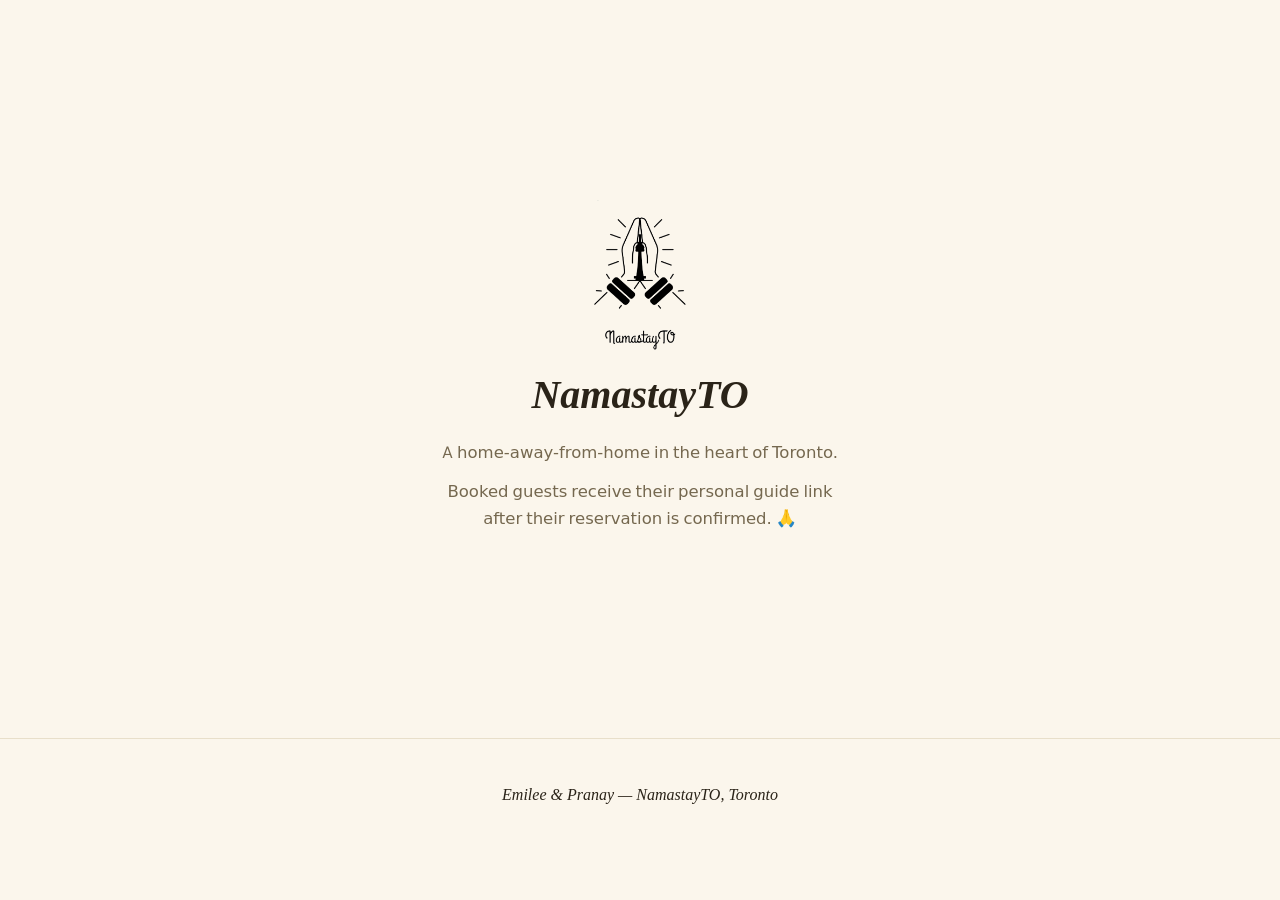
<file: docs/index.html>
<!DOCTYPE html>
<html lang="en">
<head>
<meta charset="UTF-8">
<meta name="viewport" content="width=device-width, initial-scale=1">
<meta name="robots" content="noindex, nofollow, noarchive">
<meta name="theme-color" content="#FBF6EC">
<title>NamastayTO</title>
<link rel="stylesheet" href="css/style.css">
<link rel="icon" href="assets/img/brand/icon-192.png">
<link rel="apple-touch-icon" href="assets/img/brand/icon-180.png">
<script>try{var q=new URLSearchParams(location.search).get("theme");var t=q||localStorage.getItem("nsto-theme");if(t)document.documentElement.setAttribute("data-theme",t);}catch(e){}</script>
<style>
  .gate{min-height:82vh; display:flex; flex-direction:column; align-items:center; justify-content:center; text-align:center; padding:30px 22px}
  .gate img{height:150px; width:auto; filter:var(--logo-filter); margin-bottom:20px}
  .gate h1{font-size:clamp(30px,7vw,40px); font-weight:620}
  .gate p{color:var(--muted); max-width:420px; margin:6px auto}
</style>
</head>
<body style="padding-bottom:0">
<div class="gate">
  <img src="assets/img/brand/logo.png" alt="NamastayTO — namaste hands around the CN Tower" width="341" height="558">
  <h1 style="font-family:'Fraunces',serif;font-style:italic" data-i18n="105a77c3">NamastayTO</h1>
  <p data-i18n="1fcd93e5">A home-away-from-home in the heart of Toronto.</p>
  <p data-i18n="baa4b81d">Booked guests receive their personal guide link after their reservation is confirmed. 🙏</p>
</div>
<footer class="site">
  <p class="fm" data-i18n="69117da4">Emilee &amp; Pranay — NamastayTO, Toronto</p>
</footer>
</body>
</html>
</file>
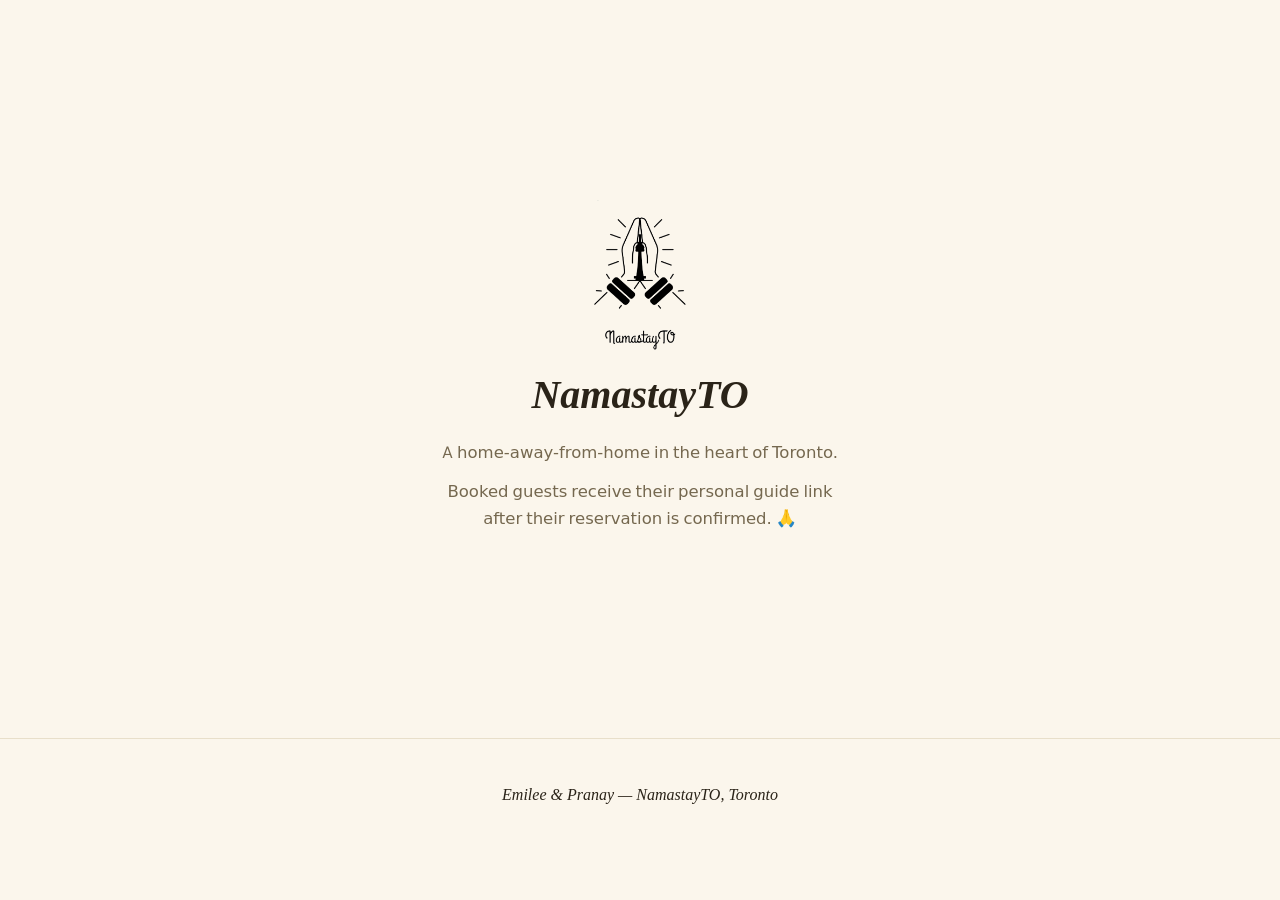
<file: site/index.html>
<!DOCTYPE html>
<html lang="en">
<head>
<meta charset="UTF-8">
<meta name="viewport" content="width=device-width, initial-scale=1">
<meta name="robots" content="noindex, nofollow, noarchive">
<meta name="theme-color" content="#FBF6EC">
<title>NamastayTO</title>
<link rel="stylesheet" href="css/style.css">
<link rel="icon" href="assets/img/brand/icon-192.png">
<link rel="apple-touch-icon" href="assets/img/brand/icon-180.png">
<script>try{var q=new URLSearchParams(location.search).get("theme");var t=q||localStorage.getItem("nsto-theme");if(t)document.documentElement.setAttribute("data-theme",t);}catch(e){}</script>
<style>
  .gate{min-height:82vh; display:flex; flex-direction:column; align-items:center; justify-content:center; text-align:center; padding:30px 22px}
  .gate img{height:150px; width:auto; filter:var(--logo-filter); margin-bottom:20px}
  .gate h1{font-size:clamp(30px,7vw,40px); font-weight:620}
  .gate p{color:var(--muted); max-width:420px; margin:6px auto}
</style>
</head>
<body style="padding-bottom:0">
<div class="gate">
  <img src="assets/img/brand/logo.png" alt="NamastayTO — namaste hands around the CN Tower">
  <h1 style="font-family:'Fraunces',serif;font-style:italic">NamastayTO</h1>
  <p>A home-away-from-home in the heart of Toronto.</p>
  <p>Booked guests receive their personal guide link after their reservation is confirmed. 🙏</p>
</div>
<footer class="site">
  <p class="fm">Emilee &amp; Pranay — NamastayTO, Toronto</p>
</footer>
</body>
</html>
</file>
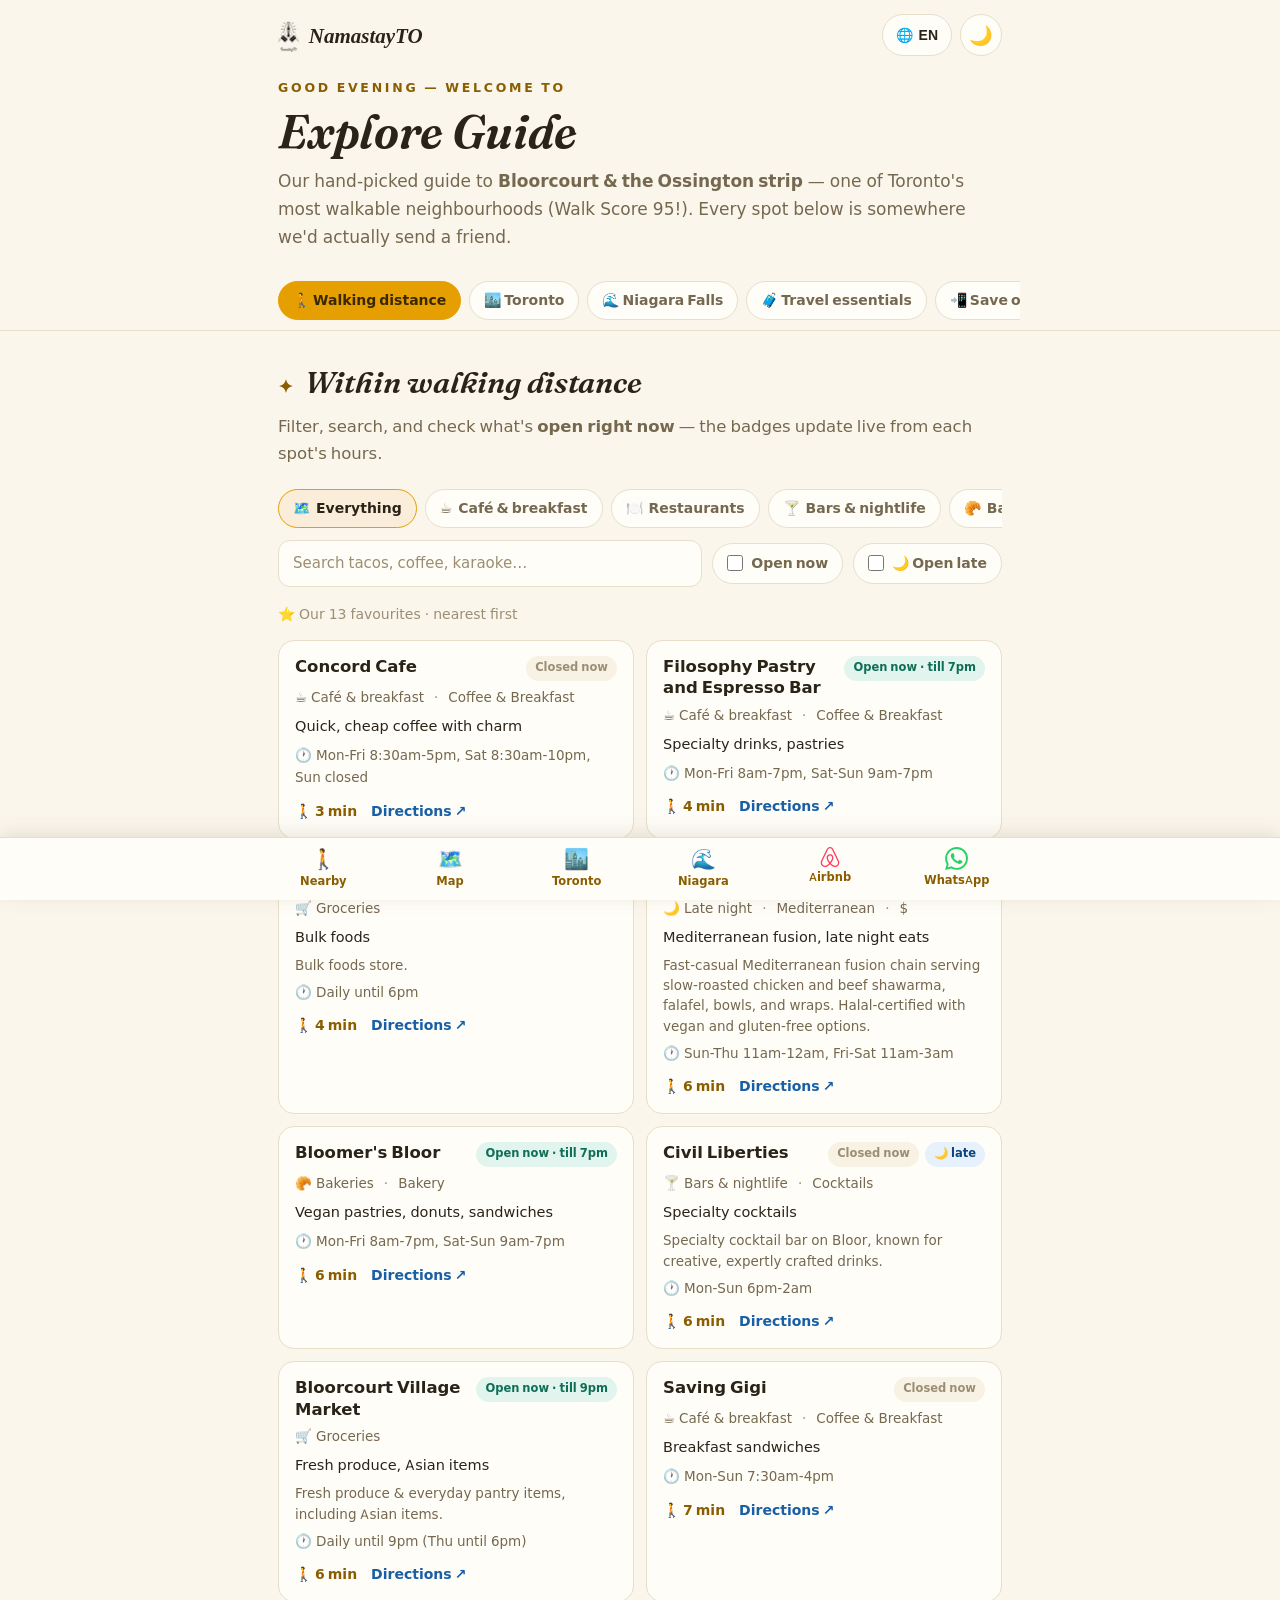
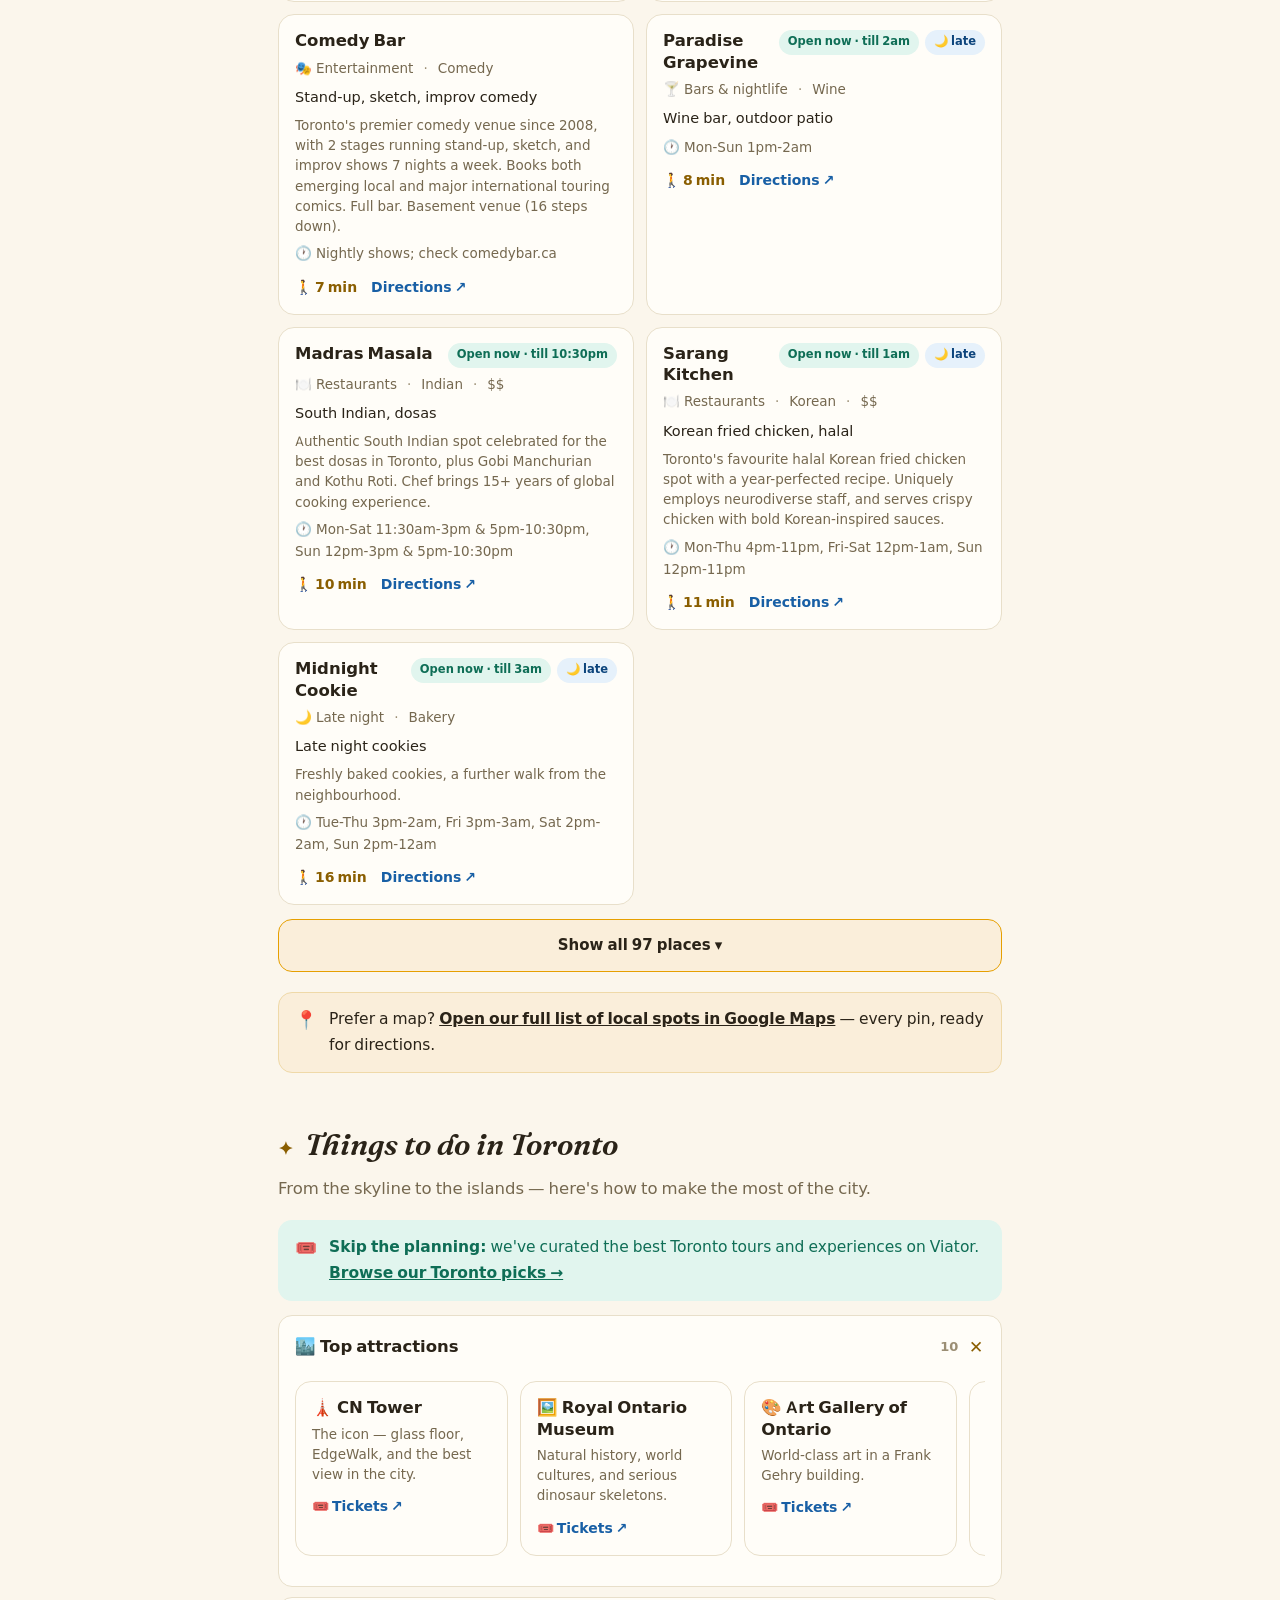
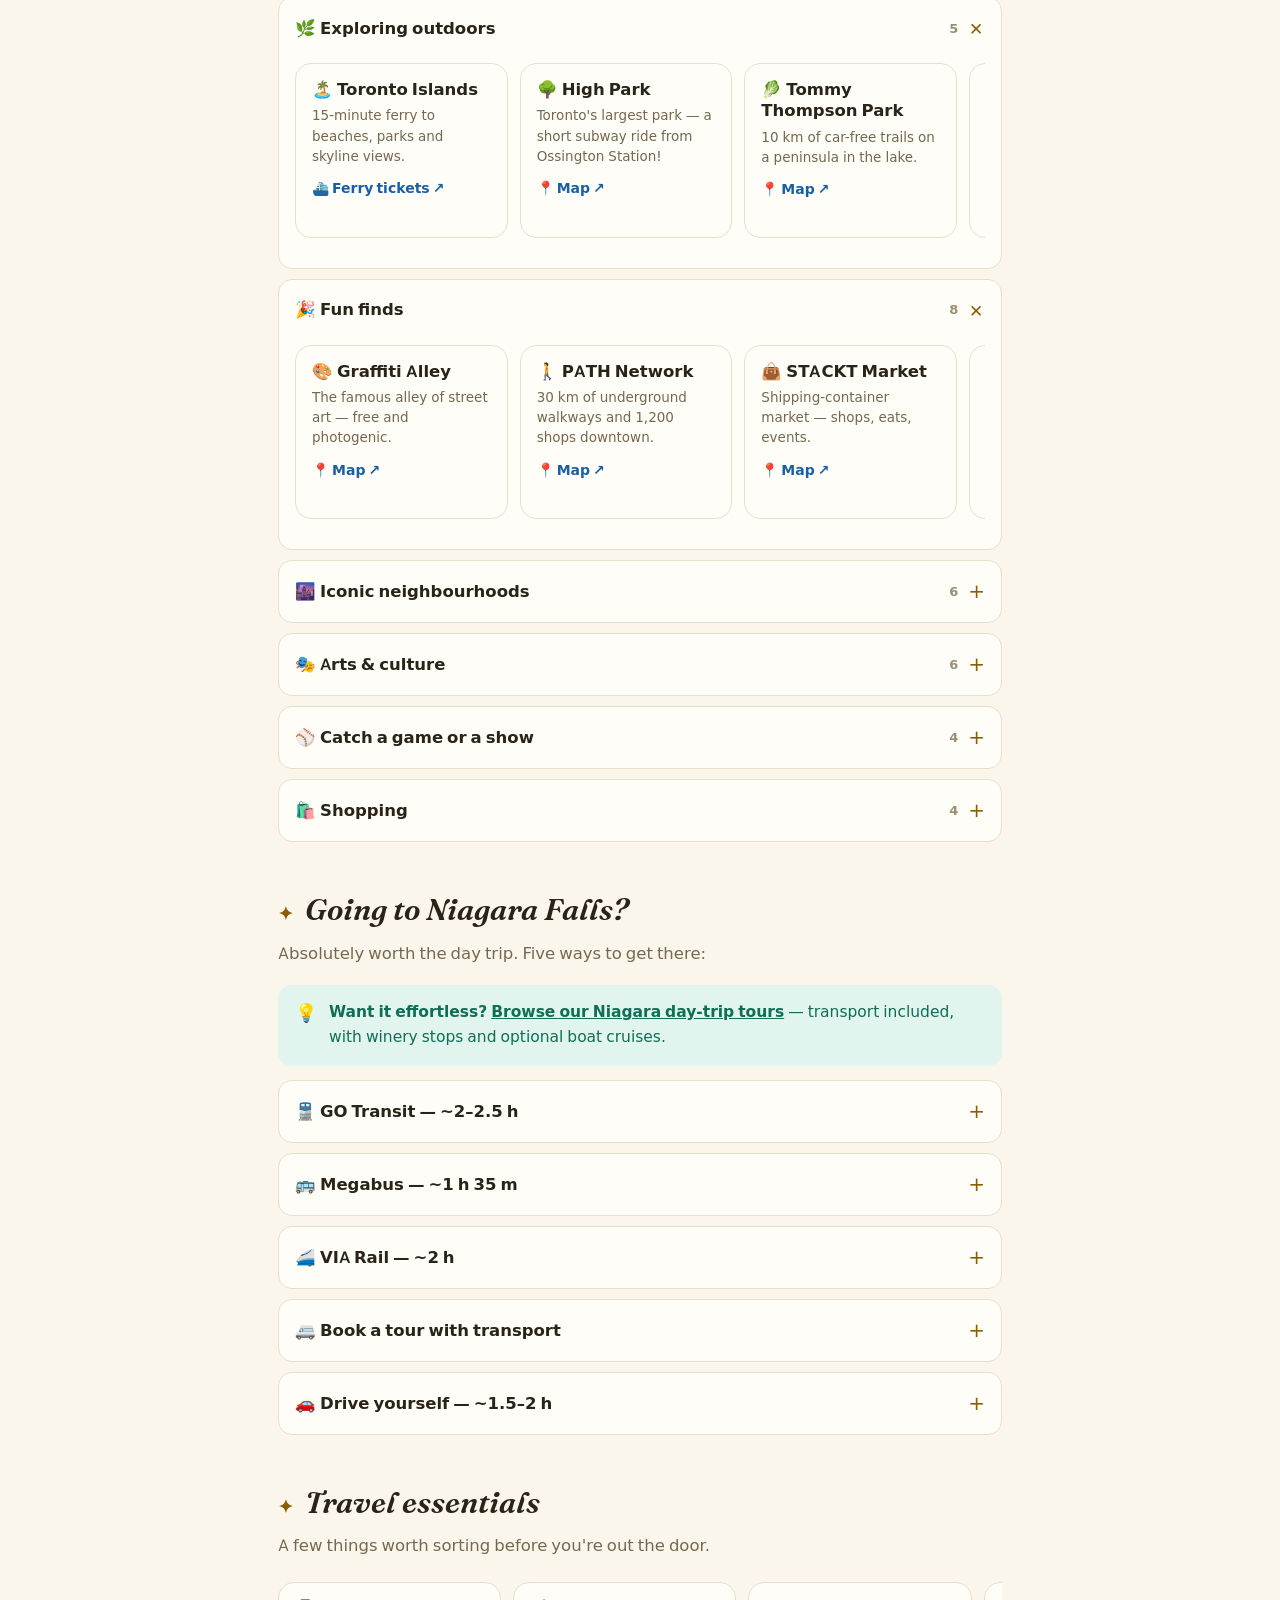
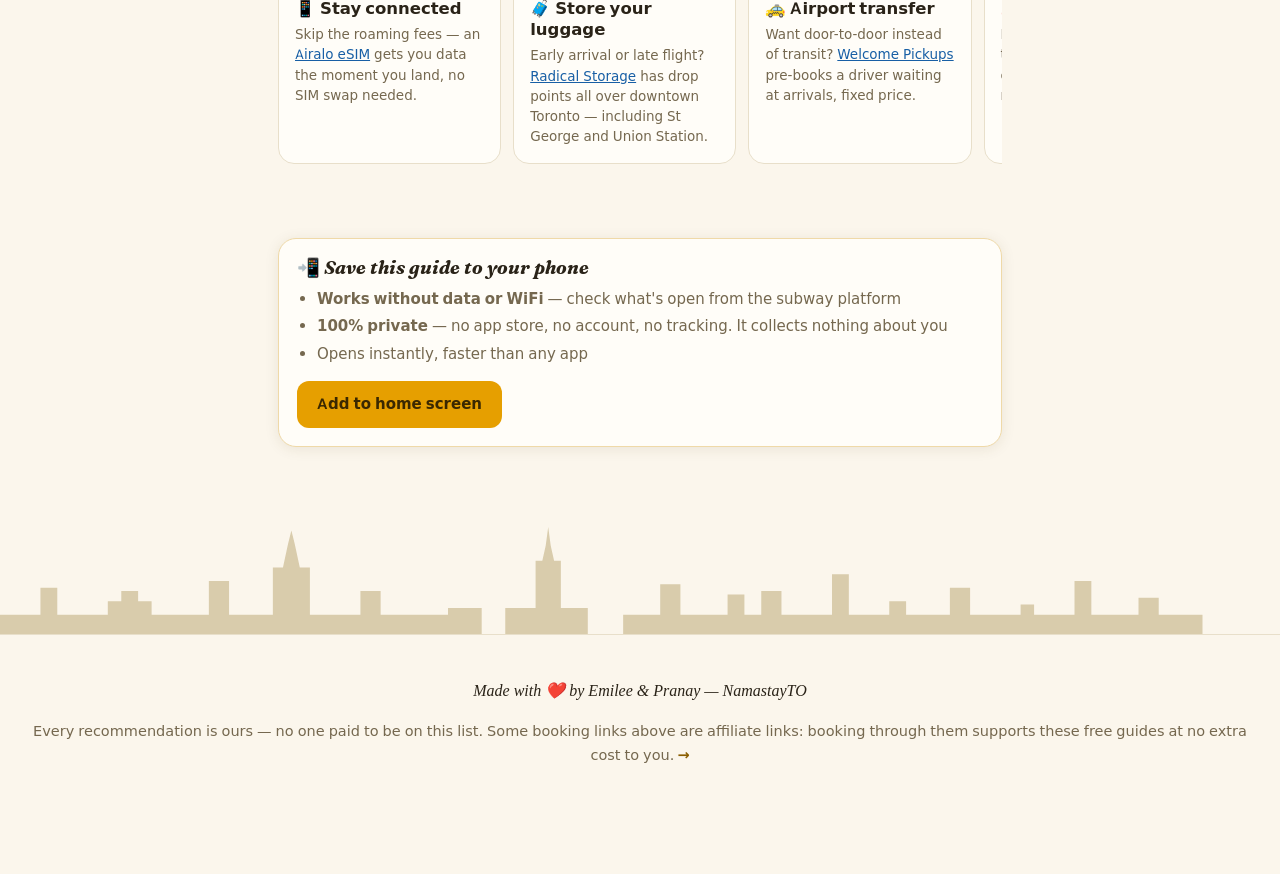
<file: docs/aroundus/index.html>
<!DOCTYPE html>
<html lang="en">
<head>
<meta charset="UTF-8">
<meta name="viewport" content="width=device-width, initial-scale=1">
<meta name="robots" content="noindex, nofollow, noarchive">
<meta name="theme-color" content="#FBF6EC">
<meta name="description" content="NamastayTO's Explore Guide — our neighbourhood, Toronto's best & Niagara day trips.">
<title>Explore Guide · NamastayTO</title>
<link rel="stylesheet" href="../css/style.css">
<link rel="manifest" href="../manifest-aroundus.webmanifest">
<link rel="icon" href="../assets/img/brand/icon-192.png">
<link rel="apple-touch-icon" href="../assets/img/brand/icon-180.png">
<script>try{var q=new URLSearchParams(location.search).get("theme");var t=q||localStorage.getItem("nsto-theme");if(t)document.documentElement.setAttribute("data-theme",t);}catch(e){}</script>
</head>
<body data-swbase="../">

<header class="topbar">
  <a class="wordmark" href="#top"><img src="../assets/img/brand/logo.png" alt="" width="341" height="558">NamastayTO</a>
  <button class="theme-btn" id="themeBtn" aria-label="Toggle dark mode">🌙</button>
</header>

<div class="wrap" id="top" style="padding-top:8px">
  <p class="eyebrow" style="font-size:12.5px;font-weight:700;letter-spacing:.22em;text-transform:uppercase;color:var(--gold-ink);margin:0 0 6px" data-greet data-i18n="9819fce8">Welcome to</p>
  <h1 style="font-size:clamp(32px,8vw,46px);font-weight:620;margin:0 0 8px" data-i18n="1e5273c0">Explore Guide</h1>
  <p class="lead" style="font-size:17px" data-i18n="11d849ec">Our hand-picked guide to <strong>Bloorcourt &amp; the Ossington strip</strong> — one of Toronto's most walkable neighbourhoods (Walk Score 95!). Every spot below is somewhere we'd actually send a friend.</p>
</div>

<div class="hint-strip" id="hintStrip"></div>

<nav class="jnav" aria-label="Guide sections">
  <div class="jnav-inner">
    <a href="#nearby" data-i18n="7023cf64">🚶 Walking distance</a>
    <a href="#toronto" data-i18n="267787b6">🏙️ Toronto</a>
    <a href="#niagara" data-i18n="8f54ce9d">🌊 Niagara Falls</a>
    <a href="#essentials" data-i18n="a82afd1c">🧳 Travel essentials</a>
    <a href="#save" data-i18n="865bc536">📲 Save offline</a>
  </div>
</nav>

<section class="section" id="nearby">
  <div class="wrap">
    <h2 data-i18n="ad8d308a"><span class="orn">✦</span> Within walking distance</h2>
    <p class="lead" data-i18n="f5eb1602">Filter, search, and check what's <strong>open right now</strong> — the badges update live from each spot's hours.</p>

    <div class="filter-strip" id="typeChips"></div>
    <div class="filter-tools">
      <input type="search" id="placeSearch" placeholder="Search tacos, coffee, karaoke…" aria-label="Search places">
      <label class="tog"><input type="checkbox" id="openTog">Open now</label>
      <label class="tog"><input type="checkbox" id="lateTog">🌙 Open late</label>
    </div>
    <p class="count-line" id="countLine"></p>
    <div class="places" id="places"></div>

    <div class="callout gold" style="margin-top:20px"><span class="ico">📍</span><span data-i18n="c73aa881">Prefer a map? <a href="https://maps.app.goo.gl/4qhESNe2efMqXMdH6" target="_blank" rel="noopener">Open our full list of local spots in Google Maps</a> — every pin, ready for directions.</span></div>
  </div>
</section>

<section class="section" id="toronto">
  <div class="wrap">
    <h2 data-i18n="f92a43f5"><span class="orn">✦</span> Things to do in Toronto</h2>
    <p class="lead" data-i18n="10046d5b">From the skyline to the islands — here's how to make the most of the city.</p>

    <div class="callout good"><span class="ico">🎟️</span><span data-i18n="ddacbb31"><strong>Skip the planning:</strong> we've curated the best Toronto tours and experiences on Viator. <a href="https://vi.me/s/namastayto" target="_blank" rel="noopener">Browse our Toronto picks →</a></span></div>

        <details class="howto tsub" open><summary data-i18n="387ae52f" data-n="10">🏙️ Top attractions</summary>
    <div class="body"><div class="swipe-row">
      <div class="place"><div class="p-name" data-i18n="b298e6b5">🗼 CN Tower</div><div class="p-desc" data-i18n="95e7d09c">The icon — glass floor, EdgeWalk, and the best view in the city.</div><div class="p-foot"><a class="p-dir" href="https://www.cntower.ca/plan-your-visit/tickets-and-hours" target="_blank" rel="noopener"><span data-i18n="224e3091">🎟️ Tickets ↗</span></a></div></div>
      <div class="place"><div class="p-name" data-i18n="5c64979d">🖼️ Royal Ontario Museum</div><div class="p-desc" data-i18n="49abdcd7">Natural history, world cultures, and serious dinosaur skeletons.</div><div class="p-foot"><a class="p-dir" href="https://tiqets.tpx.lu/HwkaAA1J" target="_blank" rel="noopener"><span data-i18n="224e3091">🎟️ Tickets ↗</span></a></div></div>
      <div class="place"><div class="p-name" data-i18n="5470f65b">🎨 Art Gallery of Ontario</div><div class="p-desc" data-i18n="fbc4ecff">World-class art in a Frank Gehry building.</div><div class="p-foot"><a class="p-dir" href="https://tiqets.tpx.lu/KgJdys85" target="_blank" rel="noopener"><span data-i18n="224e3091">🎟️ Tickets ↗</span></a></div></div>
      <div class="place"><div class="p-name" data-i18n="213b1b54">🐟 Ripley's Aquarium</div><div class="p-desc" data-i18n="153bba04">A moving walkway through a shark tunnel. Enough said.</div><div class="p-foot"><a class="p-dir" href="https://tiqets.tpx.lu/rqOihXKo" target="_blank" rel="noopener"><span data-i18n="224e3091">🎟️ Tickets ↗</span></a></div></div>
      <div class="place"><div class="p-name" data-i18n="8746bfa7">🏒 Hockey Hall of Fame</div><div class="p-desc" data-i18n="1a48ff1f">A pilgrimage for any hockey fan.</div><div class="p-foot"><a class="p-dir" href="https://www.hhof.com/visit/ticketsandvisitorinfo.html" target="_blank" rel="noopener"><span data-i18n="224e3091">🎟️ Tickets ↗</span></a></div></div>
      <div class="place"><div class="p-name" data-i18n="6683a9c0">🇨🇦 Little Canada</div><div class="p-desc" data-i18n="d8d814de">Canada's cities in stunning miniature.</div><div class="p-foot"><a class="p-dir" href="https://tiqets.tpx.lu/MNUVyBXn" target="_blank" rel="noopener"><span data-i18n="224e3091">🎟️ Tickets ↗</span></a></div></div>
      <div class="place"><div class="p-name" data-i18n="8a82c440">🏰 Casa Loma</div><div class="p-desc" data-i18n="99ce6a93">A real 1914 castle with gardens and secret passages.</div><div class="p-foot"><a class="p-dir" href="https://casaloma.ca/visit-casa-loma-in-toronto-buy-tickets/" target="_blank" rel="noopener"><span data-i18n="224e3091">🎟️ Tickets ↗</span></a></div></div>
      <div class="place"><div class="p-name" data-i18n="30f0c024">🛍️ St. Lawrence Market</div><div class="p-desc" data-i18n="44ee0d7e">100+ vendors — bakers, butchers, artisans. Go hungry.</div><div class="p-foot"><a class="p-dir" href="https://www.google.com/maps/search/?api=1&query=St.%20Lawrence%20Market%20Toronto" target="_blank" rel="noopener"><span data-i18n="f208110c">📍 Map ↗</span></a></div></div>
      <div class="place"><div class="p-name" data-i18n="fb430eff">🏢 Nathan Phillips Square</div><div class="p-desc" data-i18n="227f0d69">The Toronto sign, events year-round, skating in winter.</div><div class="p-foot"><a class="p-dir" href="https://www.google.com/maps/search/?api=1&query=Nathan%20Phillips%20Square%20Toronto" target="_blank" rel="noopener"><span data-i18n="f208110c">📍 Map ↗</span></a></div></div>
      <div class="place"><div class="p-name" data-i18n="3488cfbc">🐘 Toronto Zoo</div><div class="p-desc" data-i18n="d974d26b">Huge zoo with a big botanical collection.</div><div class="p-foot"><a class="p-dir" href="https://tiqets.tpx.lu/LfFPwO0C" target="_blank" rel="noopener"><span data-i18n="224e3091">🎟️ Tickets ↗</span></a></div></div>
    </div></div></details>

        <details class="howto tsub" open><summary data-i18n="b705a74d" data-n="5">🌿 Exploring outdoors</summary>
    <div class="body"><div class="swipe-row">
      <div class="place"><div class="p-name" data-i18n="3234761e">🏝️ Toronto Islands</div><div class="p-desc" data-i18n="5721a2b7">15-minute ferry to beaches, parks and skyline views.</div><div class="p-foot"><a class="p-dir" href="https://www.toronto.ca/explore-enjoy/toronto-island-ferries/ferry-ticket-passenger-information/" target="_blank" rel="noopener"><span data-i18n="b7a0ebd0">⛴️ Ferry tickets ↗</span></a></div></div>
      <div class="place"><div class="p-name" data-i18n="5c475ede">🌳 High Park</div><div class="p-desc" data-i18n="676b7209">Toronto's largest park — a short subway ride from Ossington Station!</div><div class="p-foot"><a class="p-dir" href="https://www.google.com/maps/search/?api=1&query=High%20Park%20Toronto" target="_blank" rel="noopener"><span data-i18n="f208110c">📍 Map ↗</span></a></div></div>
      <div class="place"><div class="p-name" data-i18n="09db3f09">🥬 Tommy Thompson Park</div><div class="p-desc" data-i18n="d5d14e80">10 km of car-free trails on a peninsula in the lake.</div><div class="p-foot"><a class="p-dir" href="https://www.google.com/maps/search/?api=1&query=Tommy%20Thompson%20Park%20Toronto" target="_blank" rel="noopener"><span data-i18n="f208110c">📍 Map ↗</span></a></div></div>
      <div class="place"><div class="p-name" data-i18n="a06618ce">🌲 Evergreen Brick Works</div><div class="p-desc" data-i18n="155cdf44">Weekend farmers' market + nature trails in an old brick factory.</div><div class="p-foot"><a class="p-dir" href="https://www.google.com/maps/search/?api=1&query=Evergreen%20Brick%20Works%20Toronto" target="_blank" rel="noopener"><span data-i18n="f208110c">📍 Map ↗</span></a></div></div>
      <div class="place"><div class="p-name" data-i18n="31cf29e9">⛰️ Scarborough Bluffs</div><div class="p-desc" data-i18n="735512ed">Dramatic lakeside cliffs, beaches and trails.</div><div class="p-foot"><a class="p-dir" href="https://www.google.com/maps/search/?api=1&query=Scarborough%20Bluffs%20Toronto" target="_blank" rel="noopener"><span data-i18n="f208110c">📍 Map ↗</span></a></div></div>
    </div></div></details>

        <details class="howto tsub" open><summary data-i18n="528d6dc9" data-n="8">🎉 Fun finds</summary>
    <div class="body"><div class="swipe-row">
      <div class="place"><div class="p-name" data-i18n="b091dbe4">🎨 Graffiti Alley</div><div class="p-desc" data-i18n="76c45cbc">The famous alley of street art — free and photogenic.</div><div class="p-foot"><a class="p-dir" href="https://www.google.com/maps/search/?api=1&query=Graffiti%20Alley%20Toronto" target="_blank" rel="noopener"><span data-i18n="f208110c">📍 Map ↗</span></a></div></div>
      <div class="place"><div class="p-name" data-i18n="8b77c6d8">🚶 PATH Network</div><div class="p-desc" data-i18n="43388f45">30 km of underground walkways and 1,200 shops downtown.</div><div class="p-foot"><a class="p-dir" href="https://www.google.com/maps/search/?api=1&query=PATH%20Underground%20Walkway%20Toronto" target="_blank" rel="noopener"><span data-i18n="f208110c">📍 Map ↗</span></a></div></div>
      <div class="place"><div class="p-name" data-i18n="26a61833">👜 STACKT Market</div><div class="p-desc" data-i18n="42ce37d5">Shipping-container market — shops, eats, events.</div><div class="p-foot"><a class="p-dir" href="https://www.google.com/maps/search/?api=1&query=STACKT%20Market%20Toronto" target="_blank" rel="noopener"><span data-i18n="f208110c">📍 Map ↗</span></a></div></div>
      <div class="place"><div class="p-name" data-i18n="a2358180">🌺 Allan Gardens</div><div class="p-desc" data-i18n="894a3844">A glass conservatory from 1910, full of plants from everywhere.</div><div class="p-foot"><a class="p-dir" href="https://www.google.com/maps/search/?api=1&query=Allan%20Gardens%20Toronto" target="_blank" rel="noopener"><span data-i18n="f208110c">📍 Map ↗</span></a></div></div>
      <div class="place"><div class="p-name" data-i18n="26e4813f">🎪 Sankofa Square</div><div class="p-desc" data-i18n="aec2f1b3">Toronto's mini Times Square — concerts and community events.</div><div class="p-foot"><a class="p-dir" href="https://www.google.com/maps/search/?api=1&query=Sankofa%20Square%20Toronto" target="_blank" rel="noopener"><span data-i18n="f208110c">📍 Map ↗</span></a></div></div>
      <div class="place"><div class="p-name" data-i18n="8472f79a">🪖 Fort York</div><div class="p-desc" data-i18n="d9ac47a5">Original War of 1812 buildings on a 43-acre historic site.</div><div class="p-foot"><a class="p-dir" href="https://www.toronto.ca/explore-enjoy/history-art-culture/museums/fort-york-national-historic-site/" target="_blank" rel="noopener"><span data-i18n="161e6cbc">ℹ️ Visitor info ↗</span></a></div></div>
      <div class="place"><div class="p-name" data-i18n="d91a69b1">👠 Bata Shoe Museum</div><div class="p-desc" data-i18n="38950edb">4,500 years of footwear. Weirdly fascinating.</div><div class="p-foot"><a class="p-dir" href="https://klook.tpx.lu/fxA2OoLE" target="_blank" rel="noopener"><span data-i18n="224e3091">🎟️ Tickets ↗</span></a></div></div>
      <div class="place"><div class="p-name" data-i18n="4c26daf5">🕌 Aga Khan Museum</div><div class="p-desc" data-i18n="1430e12b">Stunning architecture tracing Islamic art and culture.</div><div class="p-foot"><a class="p-dir" href="https://tiqets.tpx.lu/JgJt7gE7" target="_blank" rel="noopener"><span data-i18n="224e3091">🎟️ Tickets ↗</span></a></div></div>
    </div></div></details>

        <details class="howto tsub"><summary data-i18n="371ac0e7" data-n="6">🌆 Iconic neighbourhoods</summary>
    <div class="body"><div class="swipe-row">
      <div class="place"><div class="p-name" data-i18n="fc3c2dcd">Distillery District</div><div class="p-desc" data-i18n="39629dbe">Victorian industrial lanes turned arts &amp; dining hub.</div><div class="p-foot"><a class="p-dir" href="https://www.google.com/maps/search/?api=1&query=Distillery%20District%20Toronto" target="_blank" rel="noopener"><span data-i18n="f208110c">📍 Map ↗</span></a></div></div>
      <div class="place"><div class="p-name" data-i18n="c8ded309">Kensington Market</div><div class="p-desc" data-i18n="baedda0a">Eclectic, colourful, delicious — get the tacos!</div><div class="p-foot"><a class="p-dir" href="https://www.google.com/maps/search/?api=1&query=Kensington%20Market%20Toronto" target="_blank" rel="noopener"><span data-i18n="f208110c">📍 Map ↗</span></a></div></div>
      <div class="place"><div class="p-name" data-i18n="c9bc60ba">Harbourfront</div><div class="p-desc" data-i18n="0157ee0e">Waterfront paths, parks and lake views downtown.</div><div class="p-foot"><a class="p-dir" href="https://www.google.com/maps/search/?api=1&query=Harbourfront%20Toronto" target="_blank" rel="noopener"><span data-i18n="f208110c">📍 Map ↗</span></a></div></div>
      <div class="place"><div class="p-name" data-i18n="09e49bb6">Chinatown</div><div class="p-desc" data-i18n="46d28e16">Specialty stores and some of the city's best dining.</div><div class="p-foot"><a class="p-dir" href="https://www.google.com/maps/search/?api=1&query=Chinatown%20Toronto" target="_blank" rel="noopener"><span data-i18n="f208110c">📍 Map ↗</span></a></div></div>
      <div class="place"><div class="p-name" data-i18n="53a4102f">Yorkville</div><div class="p-desc" data-i18n="407be450">High-end boutiques, galleries and chic cafés.</div><div class="p-foot"><a class="p-dir" href="https://www.google.com/maps/search/?api=1&query=Yorkville%20Toronto" target="_blank" rel="noopener"><span data-i18n="f208110c">📍 Map ↗</span></a></div></div>
      <div class="place"><div class="p-name" data-i18n="3a62b99a">Financial District</div><div class="p-desc" data-i18n="a216b0cb">Skyscraper canyons above the PATH network.</div><div class="p-foot"><a class="p-dir" href="https://www.google.com/maps/search/?api=1&query=Financial%20District%20Toronto" target="_blank" rel="noopener"><span data-i18n="f208110c">📍 Map ↗</span></a></div></div>
    </div></div></details>

        <details class="howto tsub"><summary data-i18n="992736f2" data-n="6">🎭 Arts &amp; culture</summary>
    <div class="body"><div class="swipe-row">
      <div class="place"><div class="p-name" data-i18n="cd68cefb">Mirvish Theatres</div><div class="p-desc" data-i18n="1c123617">Big-stage musicals and plays across multiple theatres.</div><div class="p-foot"><a class="p-dir" href="https://www.mirvish.com/" target="_blank" rel="noopener"><span data-i18n="224e3091">🎟️ Tickets ↗</span></a></div></div>
      <div class="place"><div class="p-name" data-i18n="1edc0d42">National Ballet of Canada</div><div class="p-desc" data-i18n="2beb0bc6">Canada's premier classical ballet company.</div><div class="p-foot"><a class="p-dir" href="https://national.ballet.ca/" target="_blank" rel="noopener"><span data-i18n="224e3091">🎟️ Tickets ↗</span></a></div></div>
      <div class="place"><div class="p-name" data-i18n="15ea5f98">Canadian Opera Company</div><div class="p-desc" data-i18n="da8bcc3f">The country's largest opera producer.</div><div class="p-foot"><a class="p-dir" href="https://www.coc.ca/" target="_blank" rel="noopener"><span data-i18n="224e3091">🎟️ Tickets ↗</span></a></div></div>
      <div class="place"><div class="p-name" data-i18n="5fbb656b">Roy Thomson Hall</div><div class="p-desc" data-i18n="51b587ab">Home of the Toronto Symphony Orchestra.</div><div class="p-foot"><a class="p-dir" href="https://www.roythomsonhall.com/" target="_blank" rel="noopener"><span data-i18n="224e3091">🎟️ Tickets ↗</span></a></div></div>
      <div class="place"><div class="p-name" data-i18n="db955b20">TIFF · September</div><div class="p-desc" data-i18n="3a21479a">Premieres, red carpets and Oscar buzz every fall.</div><div class="p-foot"><a class="p-dir" href="https://www.tiff.net/" target="_blank" rel="noopener"><span data-i18n="224e3091">🎟️ Tickets ↗</span></a></div></div>
      <div class="place"><div class="p-name" data-i18n="f39bfebe">Hot Docs · Apr–May</div><div class="p-desc" data-i18n="882e722a">North America's largest documentary festival.</div><div class="p-foot"><a class="p-dir" href="https://hotdocs.ca/" target="_blank" rel="noopener"><span data-i18n="224e3091">🎟️ Tickets ↗</span></a></div></div>
    </div></div></details>

        <details class="howto tsub"><summary data-i18n="bcdd919e" data-n="4">⚾ Catch a game or a show</summary>
    <div class="body"><div class="swipe-row">
      <div class="place"><div class="p-name" data-i18n="ec9b85cd">⚾ Toronto Blue Jays</div><div class="p-desc" data-i18n="dadb10fe">MLB baseball at the Rogers Centre, right by the CN Tower.</div><div class="p-foot"><a class="p-dir" href="https://www.mlb.com/bluejays/tickets" target="_blank" rel="noopener"><span data-i18n="224e3091">🎟️ Tickets ↗</span></a></div></div>
      <div class="place"><div class="p-name" data-i18n="0aec67a4">🏀 Toronto Raptors</div><div class="p-desc" data-i18n="3a84963b">NBA at Scotiabank Arena — an electric downtown crowd.</div><div class="p-foot"><a class="p-dir" href="https://www.nba.com/raptors/tickets" target="_blank" rel="noopener"><span data-i18n="224e3091">🎟️ Tickets ↗</span></a></div></div>
      <div class="place"><div class="p-name" data-i18n="c1274e0d">🏒 Toronto Maple Leafs</div><div class="p-desc" data-i18n="b95454f3">One of hockey's most storied rivalries, live.</div><div class="p-foot"><a class="p-dir" href="https://www.nhl.com/mapleleafs/tickets" target="_blank" rel="noopener"><span data-i18n="224e3091">🎟️ Tickets ↗</span></a></div></div>
      <div class="place"><div class="p-name" data-i18n="9f1560fd">⚽ Toronto FC</div><div class="p-desc" data-i18n="b88840c9">MLS soccer at BMO Field on the waterfront.</div><div class="p-foot"><a class="p-dir" href="https://www.torontofc.ca/tickets" target="_blank" rel="noopener"><span data-i18n="224e3091">🎟️ Tickets ↗</span></a></div></div>
    </div></div></details>

        <details class="howto tsub"><summary data-i18n="d4532a24" data-n="4">🛍️ Shopping</summary>
    <div class="body"><div class="swipe-row">
      <div class="place"><div class="p-name" data-i18n="76eb353d">CF Eaton Centre</div><div class="p-desc" data-i18n="24717eae">The downtown mega-mall — 200+ stores.</div><div class="p-foot"><a class="p-dir" href="https://www.google.com/maps/search/?api=1&query=CF%20Toronto%20Eaton%20Centre" target="_blank" rel="noopener"><span data-i18n="f208110c">📍 Map ↗</span></a></div></div>
      <div class="place"><div class="p-name" data-i18n="4af70635">Yorkdale</div><div class="p-desc" data-i18n="53bcf5ed">Toronto's luxury mall, direct on the subway.</div><div class="p-foot"><a class="p-dir" href="https://www.google.com/maps/search/?api=1&query=Yorkdale%20Shopping%20Centre%20Toronto" target="_blank" rel="noopener"><span data-i18n="f208110c">📍 Map ↗</span></a></div></div>
      <div class="place"><div class="p-name" data-i18n="069a5633">Queen West</div><div class="p-desc" data-i18n="6dffa06e">Indie shops, vintage and streetwear.</div><div class="p-foot"><a class="p-dir" href="https://www.google.com/maps/search/?api=1&query=Queen%20West%20Toronto" target="_blank" rel="noopener"><span data-i18n="f208110c">📍 Map ↗</span></a></div></div>
      <div class="place"><div class="p-name" data-i18n="2ffb1928">Dufferin Mall</div><div class="p-desc" data-i18n="00ba77e8">The practical one — 18 minutes' walk from the house.</div><div class="p-foot"><a class="p-dir" href="https://www.google.com/maps/search/?api=1&query=Dufferin%20Mall%20Toronto" target="_blank" rel="noopener"><span data-i18n="f208110c">📍 Map ↗</span></a></div></div>
    </div></div></details>
  </div>
</section>

<section class="section" id="niagara">
  <div class="wrap">
    <h2 data-i18n="69149697"><span class="orn">✦</span> Going to Niagara Falls?</h2>
    <p class="lead" data-i18n="42e273c9">Absolutely worth the day trip. Five ways to get there:</p>
    <div class="callout good"><span class="ico">💡</span><span data-i18n="a0b08cfe"><strong>Want it effortless?</strong> <a href="https://www.viator.com/partner-shop/namastayto/W-bdc77daa-c683-4f7b-aee0-044efa85d36e" target="_blank" rel="noopener">Browse our Niagara day-trip tours</a> — transport included, with winery stops and optional boat cruises.</span></div>
    <details class="howto"><summary data-i18n="48123abd">🚆 GO Transit — ~2–2.5 h</summary><div class="body"><p data-i18n="66247dce">GO train from Union Station. When the direct Niagara train isn't running, take the Lakeshore West line to Burlington and transfer to GO Bus 12 — it drops you across from the Niagara Falls GO station. There's a <a href="https://www.niagaraparks.com/visit-niagara-parks/plan-your-visit/deals-toronto/" target="_blank" rel="noopener">GO + WEGO combo pass</a> that includes local Niagara transit.</p></div></details>
    <details class="howto"><summary data-i18n="35aa6ed1">🚌 Megabus — ~1 h 35 m</summary><div class="body"><p data-i18n="0f1a81a9">From Union Station Bus Terminal. Often the fastest and cheapest — <a href="https://ca.megabus.com/route-guides/toronto-to-niagara-falls-bus" target="_blank" rel="noopener">details here</a>.</p></div></details>
    <details class="howto"><summary data-i18n="812ff939">🚄 VIA Rail — ~2 h</summary><div class="body"><p data-i18n="3601ba37">From Union Station — <a href="https://www.viarail.ca/en/explore-our-destinations/trains/ontario-and-quebec/toronto-niagara-falls" target="_blank" rel="noopener">details here</a>.</p></div></details>
    <details class="howto"><summary data-i18n="a2ddd0b6">🚐 Book a tour with transport</summary><div class="body"><p data-i18n="81a1a05d">Full-day tours include pickup, the falls, winery stops and optional cruises — <a href="https://www.viator.com/partner-shop/namastayto/W-bdc77daa-c683-4f7b-aee0-044efa85d36e" target="_blank" rel="noopener">browse our picks</a>.</p></div></details>
    <details class="howto"><summary data-i18n="1cac938e">🚗 Drive yourself — ~1.5–2 h</summary><div class="body"><p data-i18n="d6b4f570">QEW highway toward Niagara. Allow 3+ hours on summer weekends.</p><p data-i18n="18cc96e9">Don't have a car? <!-- AFF-PLACEHOLDER: discovercars --><a href="https://www.discovercars.com/?a_aid=pranaynichani" target="_blank" rel="noopener">Rent one for the day</a> — compares all the major rental brands at once.</p></div></details>
  </div>
</section>

<section class="section" id="essentials">
  <div class="wrap">
    <h2 data-i18n="2c14cc3b"><span class="orn">✦</span> Travel essentials</h2>
    <p class="lead" data-i18n="252c8d39">A few things worth sorting before you're out the door.</p>
    <div class="swipe-row">
      <div class="place"><div class="p-name" data-i18n="8695f26e">📱 Stay connected</div><div class="p-desc" data-i18n="bcb2a176">Skip the roaming fees — an <a href="https://airalo.tpx.lu/WeMywlPX" target="_blank" rel="noopener">Airalo eSIM</a> gets you data the moment you land, no SIM swap needed.</div></div>
      <div class="place"><div class="p-name" data-i18n="98ec9786">🧳 Store your luggage</div><div class="p-desc" data-i18n="223c0ea7">Early arrival or late flight? <a href="https://radicalstorage.tpx.lu/o0KPYVe5" target="_blank" rel="noopener">Radical Storage</a> has drop points all over downtown Toronto — including St George and Union Station.</div></div>
      <div class="place"><div class="p-name" data-i18n="08490fa9">🚕 Airport transfer</div><div class="p-desc" data-i18n="46f9b727">Want door-to-door instead of transit? <a href="https://tpx.lu/IW81zDSi" target="_blank" rel="noopener">Welcome Pickups</a> pre-books a driver waiting at arrivals, fixed price.</div></div>
      <div class="place"><div class="p-name" data-i18n="8bf36f70">🚗 Rent a car</div><div class="p-desc" data-i18n="3c4eeb99">Planning a Niagara or day-trip drive? <!-- AFF-PLACEHOLDER: discovercars --><a href="https://www.discovercars.com/?a_aid=pranaynichani" target="_blank" rel="noopener">Discover Cars</a> compares all the major rental brands in one search.</div></div>
    </div>
  </div>
</section>

<section class="section" id="save">
  <div class="wrap">
    <div class="nudge">
      <h3 data-i18n="2f2feeea">📲 Save this guide to your phone</h3>
      <ul>
        <li data-i18n="34fbaac6"><strong>Works without data or WiFi</strong> — check what's open from the subway platform</li>
        <li data-i18n="4aa9843c"><strong>100% private</strong> — no app store, no account, no tracking. It collects nothing about you</li>
        <li data-i18n="f621db53">Opens instantly, faster than any app</li>
      </ul>
      <button class="btn install-btn" data-i18n="3c35ce44">Add to home screen</button>
      <p class="ios-tip" id="iosTip" data-i18n="2493103f">On iPhone: tap the <strong>Share</strong> button <span style="border:1px solid var(--line);border-radius:6px;padding:0 6px">⎋</span> in Safari, then choose <strong>“Add to Home Screen”</strong>.</p>
    </div>
  </div>
</section>

<div class="skyline" aria-hidden="true">
  <svg viewBox="0 0 760 70" xmlns="http://www.w3.org/2000/svg" fill="currentColor"><path d="M0 70V58h24V42h10v16h30V50h8v-6h10v6h8v8h34V38h12v20h26V30h6l3-14 2-8 2 8 3 14h6v28h30V44h12v14h40V54h20v16zm300 0V54h18V26h4l2-9 1.5-11 1.5 11 2 9h4v28h16v16zm70 0V58h22V40h12v18h28V46h10v12h10V44h12v14h30V34h10v24h24V50h10v8h26V42h12v16h30V52h8v6h24V38h10v20h28V48h12v10h26v12z"/></svg>
</div>
<footer class="site">
  <p class="fm" data-i18n="b7064409">Made with ❤️ by Emilee &amp; Pranay — NamastayTO</p>
  <a class="aff-note" href="partners.html"><p data-i18n="37fa4d14">Every recommendation is ours — no one paid to be on this list. Some booking links above are affiliate links: booking through them supports these free guides at no extra cost to you.</p></a>
</footer>

<nav class="quickbar" aria-label="Quick actions">
  <div class="quickbar-inner">
    <a href="#nearby" data-i18n="94f2536f"><span class="qico">🚶</span>Nearby</a>
    <a href="https://maps.app.goo.gl/4qhESNe2efMqXMdH6" target="_blank" rel="noopener"><span class="qico">🗺️</span>Map</a>
    <a href="#toronto" data-i18n="f046269f"><span class="qico">🏙️</span>Toronto</a>
    <a href="#niagara" data-i18n="d656ad56"><span class="qico">🌊</span>Niagara</a>
    <a href="https://www.airbnb.com/guest/inbox" target="_blank" rel="noopener"><span class="qico"><svg class="ab-ico" viewBox="0 0 24 24" width="20" height="20" xmlns="http://www.w3.org/2000/svg" role="img" aria-label="Airbnb"><path fill="#FF385C" d="M12.001 18.275c-1.353-1.697-2.148-3.184-2.413-4.457-.263-1.027-.16-1.848.291-2.465.477-.71 1.188-1.056 2.121-1.056s1.643.345 2.12 1.063c.446.61.558 1.432.286 2.465-.291 1.298-1.085 2.785-2.412 4.458zm9.601 1.14c-.185 1.246-1.034 2.28-2.2 2.783-2.253.98-4.483-.583-6.392-2.704 3.157-3.951 3.74-7.028 2.385-9.018-.795-1.14-1.933-1.695-3.394-1.695-2.944 0-4.563 2.49-3.927 5.382.37 1.565 1.352 3.343 2.917 5.332-.98 1.085-1.91 1.856-2.732 2.333-.636.344-1.245.558-1.828.609-2.679.399-4.778-2.2-3.825-4.88.132-.345.395-.98.845-1.961l.025-.053c1.464-3.178 3.242-6.79 5.285-10.795l.053-.132.58-1.116c.45-.822.635-1.19 1.351-1.643.346-.21.77-.315 1.246-.315.954 0 1.698.558 2.016 1.007.158.239.345.557.582.953l.558 1.089.08.159c2.041 4.004 3.821 7.608 5.279 10.794l.026.025.533 1.22.318.764c.243.613.294 1.222.213 1.858zm1.22-2.39c-.186-.583-.505-1.271-.9-2.094v-.03c-1.889-4.006-3.642-7.608-5.307-10.844l-.111-.163C15.317 1.461 14.468 0 12.001 0c-2.44 0-3.476 1.695-4.535 3.898l-.081.16c-1.669 3.236-3.421 6.843-5.303 10.847v.053l-.559 1.22c-.21.504-.317.768-.345.847C-.172 20.74 2.611 24 5.98 24c.027 0 .132 0 .265-.027h.372c1.75-.213 3.554-1.325 5.384-3.317 1.829 1.989 3.635 3.104 5.382 3.317h.372c.133.027.239.027.265.027 3.37.003 6.152-3.261 4.802-6.975z"/></svg></span>Airbnb</a>
    <a href="https://wa.me/16477079594" target="_blank" rel="noopener"><span class="qico"><svg class="wa-ico" viewBox="0 0 24 24" role="img" aria-label="WhatsApp"><path fill="#25D366" d="M17.472 14.382c-.297-.149-1.758-.867-2.03-.967-.273-.099-.471-.148-.67.15-.197.297-.767.966-.94 1.164-.173.199-.347.223-.644.075-.297-.149-1.255-.463-2.39-1.475-.883-.788-1.48-1.761-1.653-2.059-.173-.297-.018-.458.13-.606.134-.133.298-.347.446-.52.149-.174.198-.298.298-.497.099-.198.05-.371-.025-.52-.075-.149-.669-1.612-.916-2.207-.242-.579-.487-.5-.669-.51-.173-.008-.371-.01-.57-.01-.198 0-.52.074-.792.372-.272.297-1.04 1.016-1.04 2.479 0 1.462 1.065 2.875 1.213 3.074.149.198 2.096 3.2 5.077 4.487.709.306 1.262.489 1.694.625.712.227 1.36.195 1.871.118.571-.085 1.758-.719 2.006-1.413.248-.694.248-1.289.173-1.413-.074-.124-.272-.198-.57-.347m-5.421 7.403h-.004a9.87 9.87 0 01-5.031-1.378l-.361-.214-3.741.982.998-3.648-.235-.374a9.86 9.86 0 01-1.51-5.26c.001-5.45 4.436-9.884 9.888-9.884 2.64 0 5.122 1.03 6.988 2.898a9.825 9.825 0 012.893 6.994c-.003 5.45-4.437 9.884-9.885 9.884m8.413-18.297A11.815 11.815 0 0012.05 0C5.495 0 .16 5.335.157 11.892c0 2.096.547 4.142 1.588 5.945L.057 24l6.305-1.654a11.882 11.882 0 005.683 1.448h.005c6.554 0 11.89-5.335 11.893-11.893a11.821 11.821 0 00-3.48-8.413z"/></svg></span>WhatsApp</a>
  </div>
</nav>

<script src="../js/places-data.js"></script>
<script src="../js/guide.js"></script>
</body>
</html>
</file>
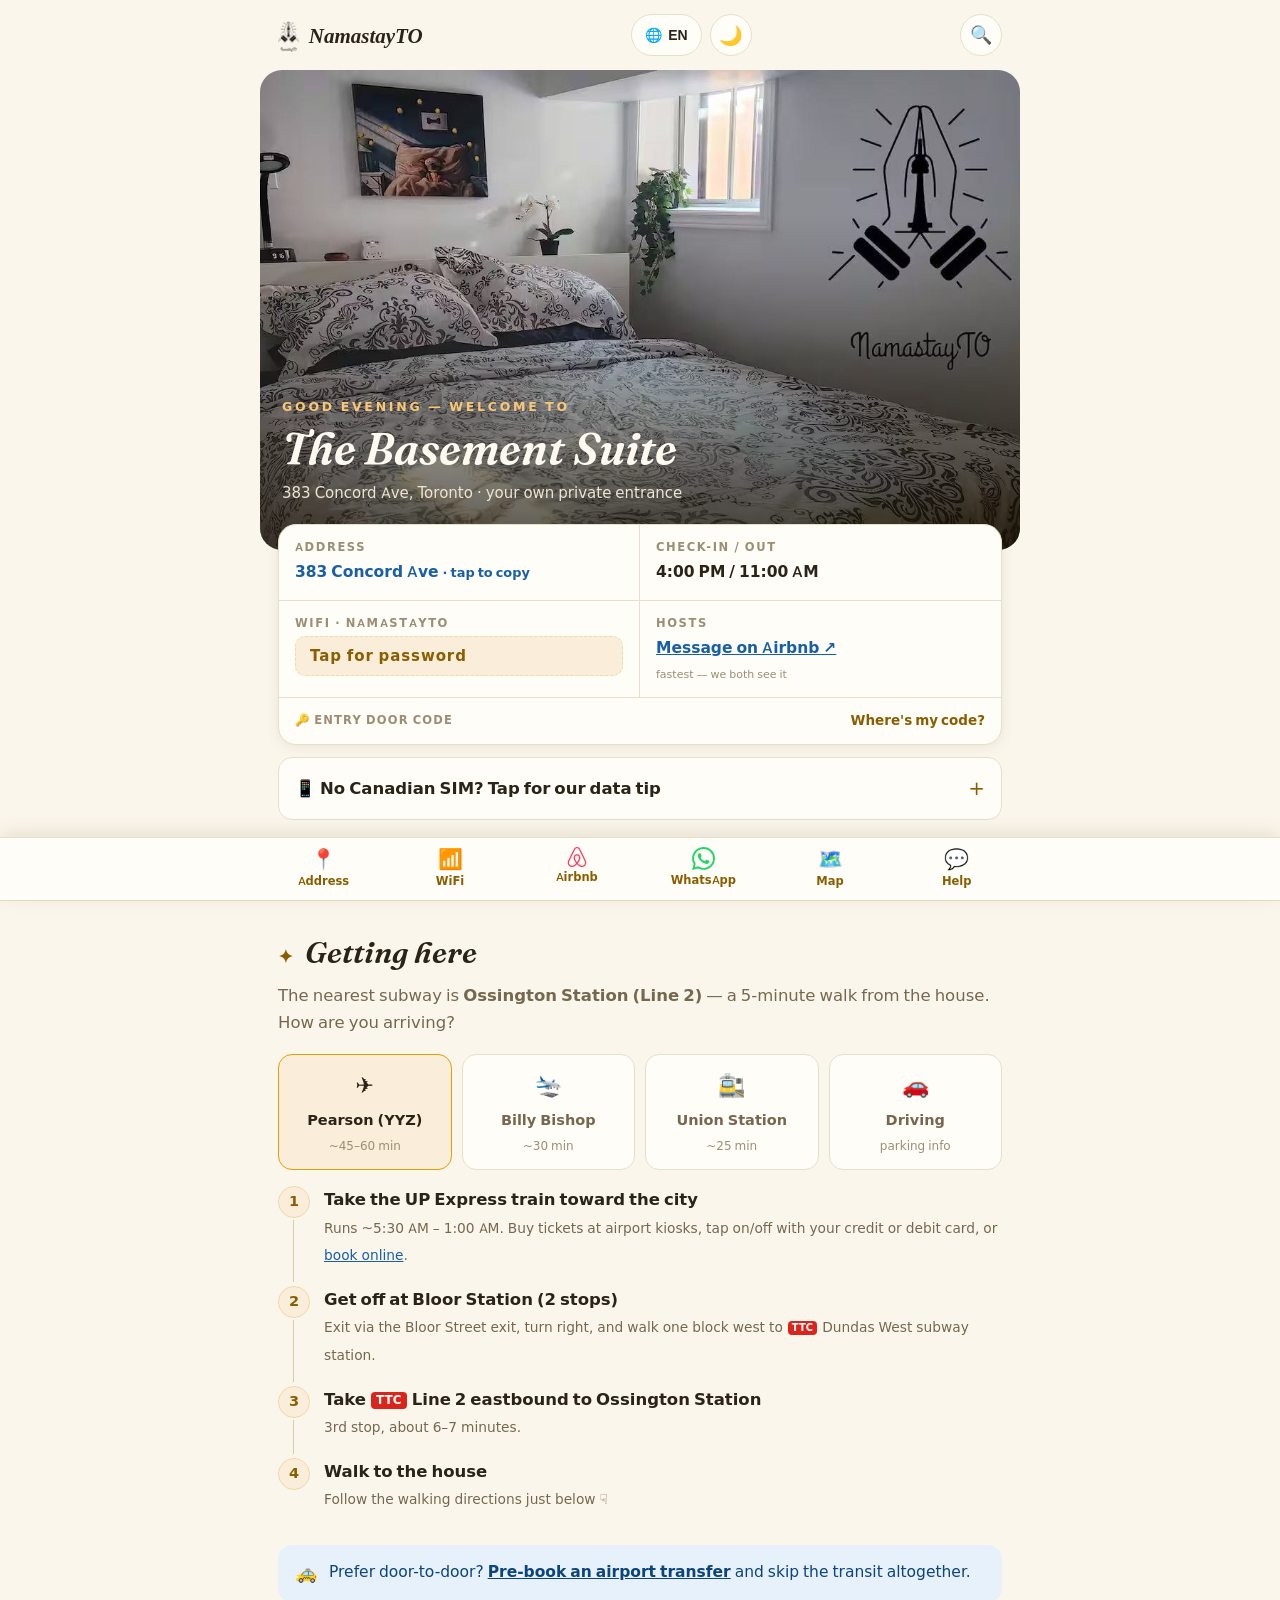
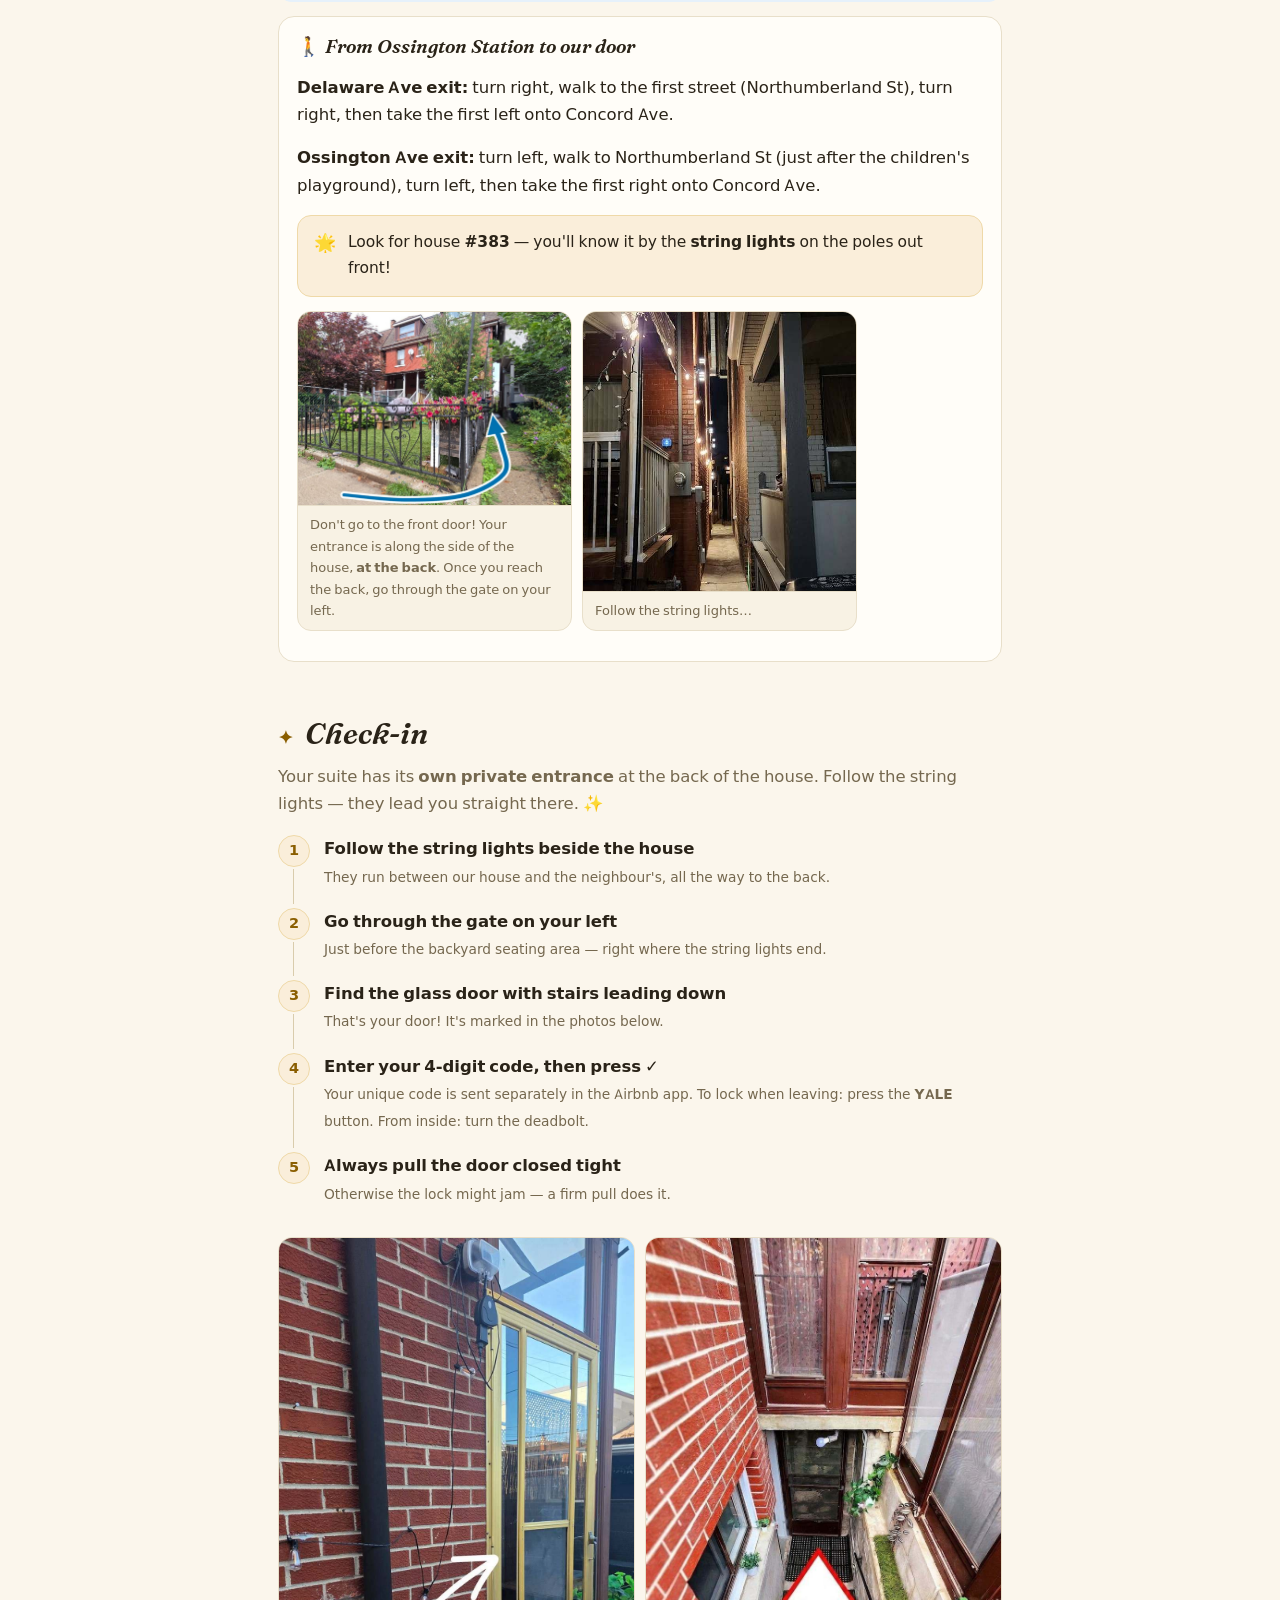
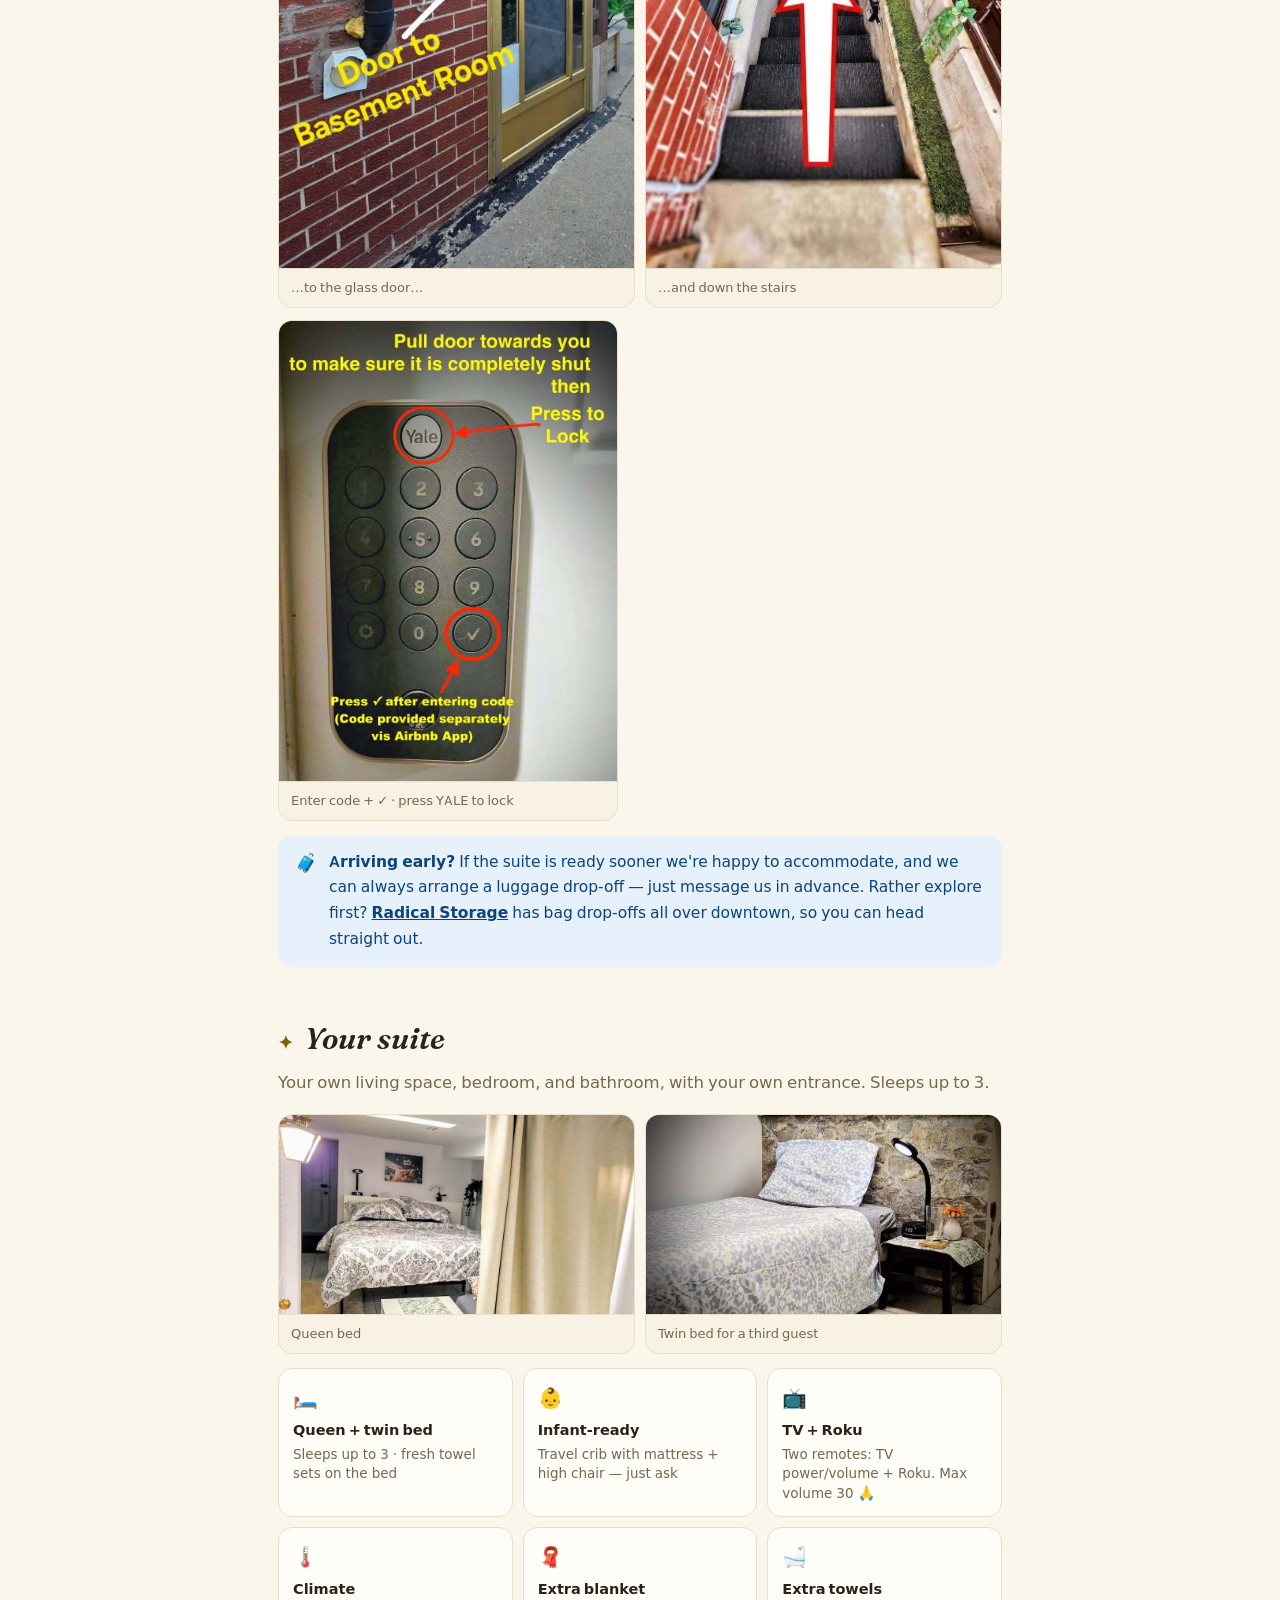
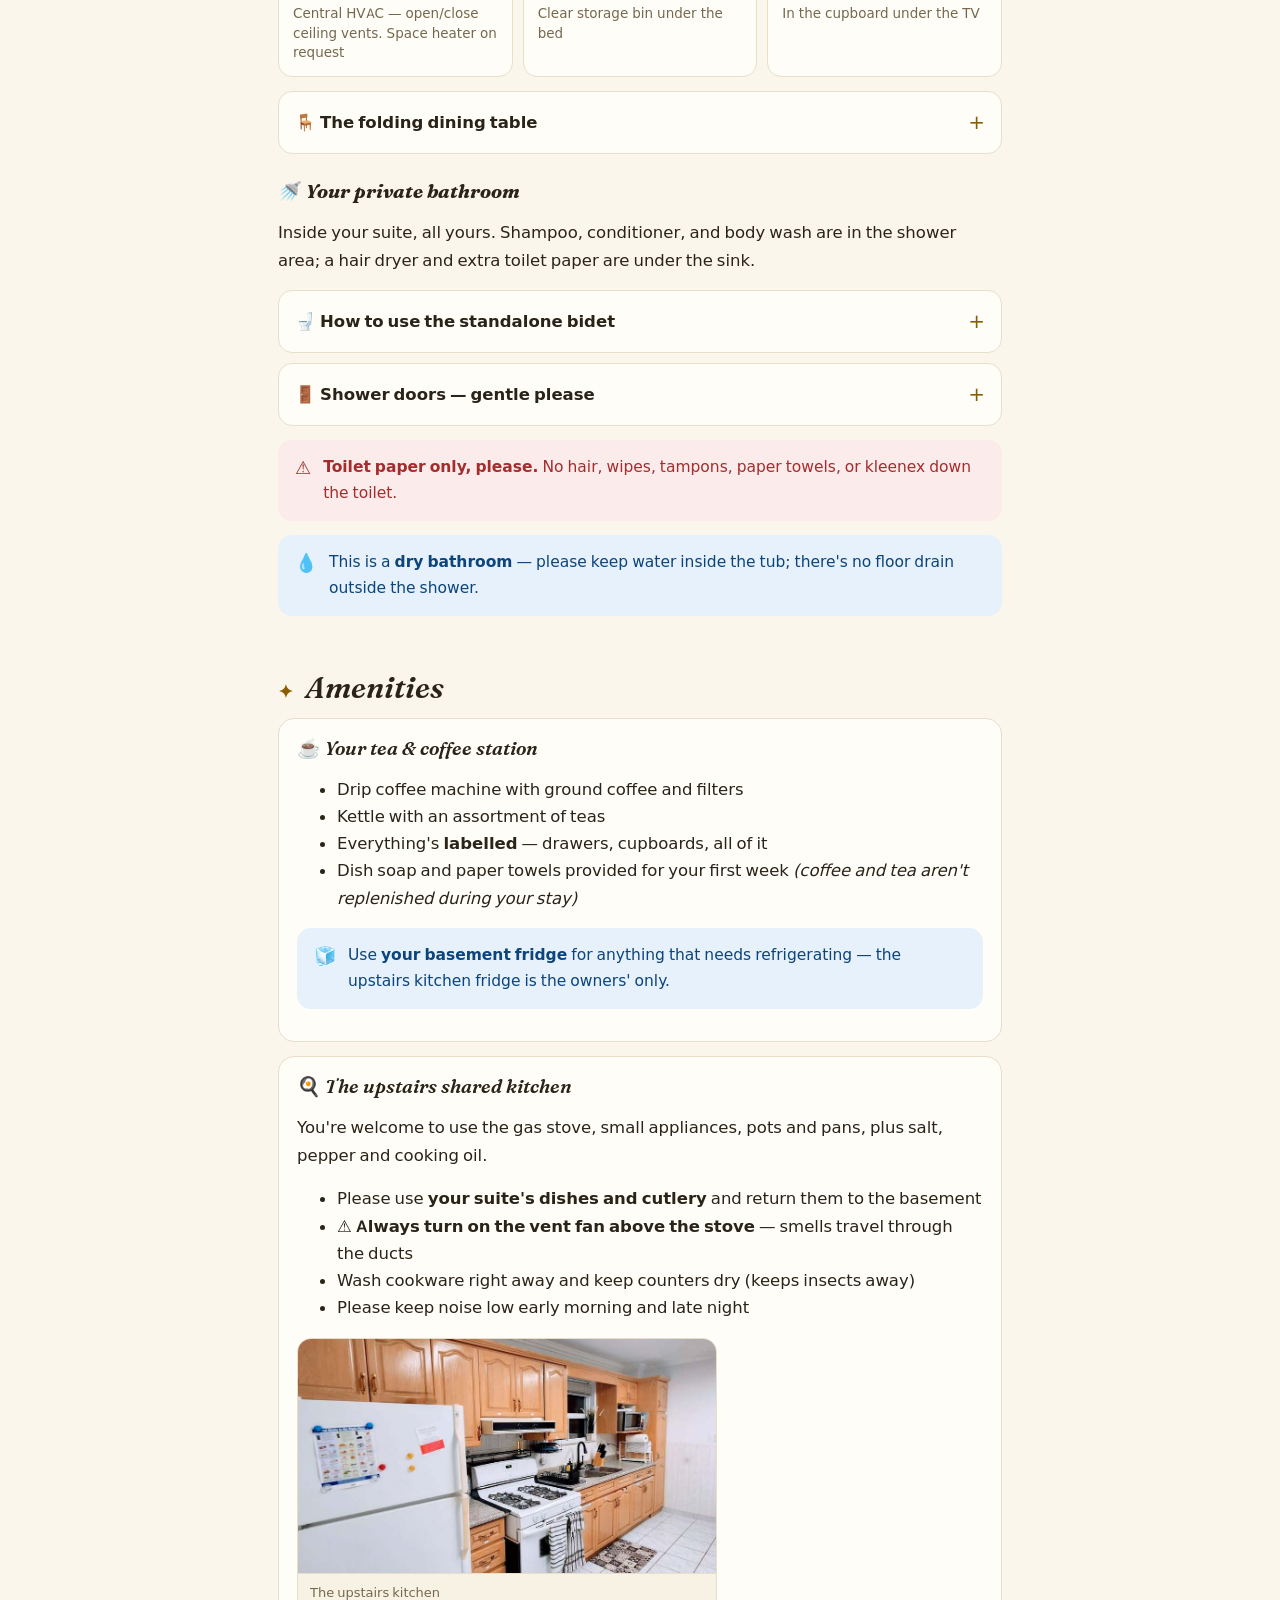
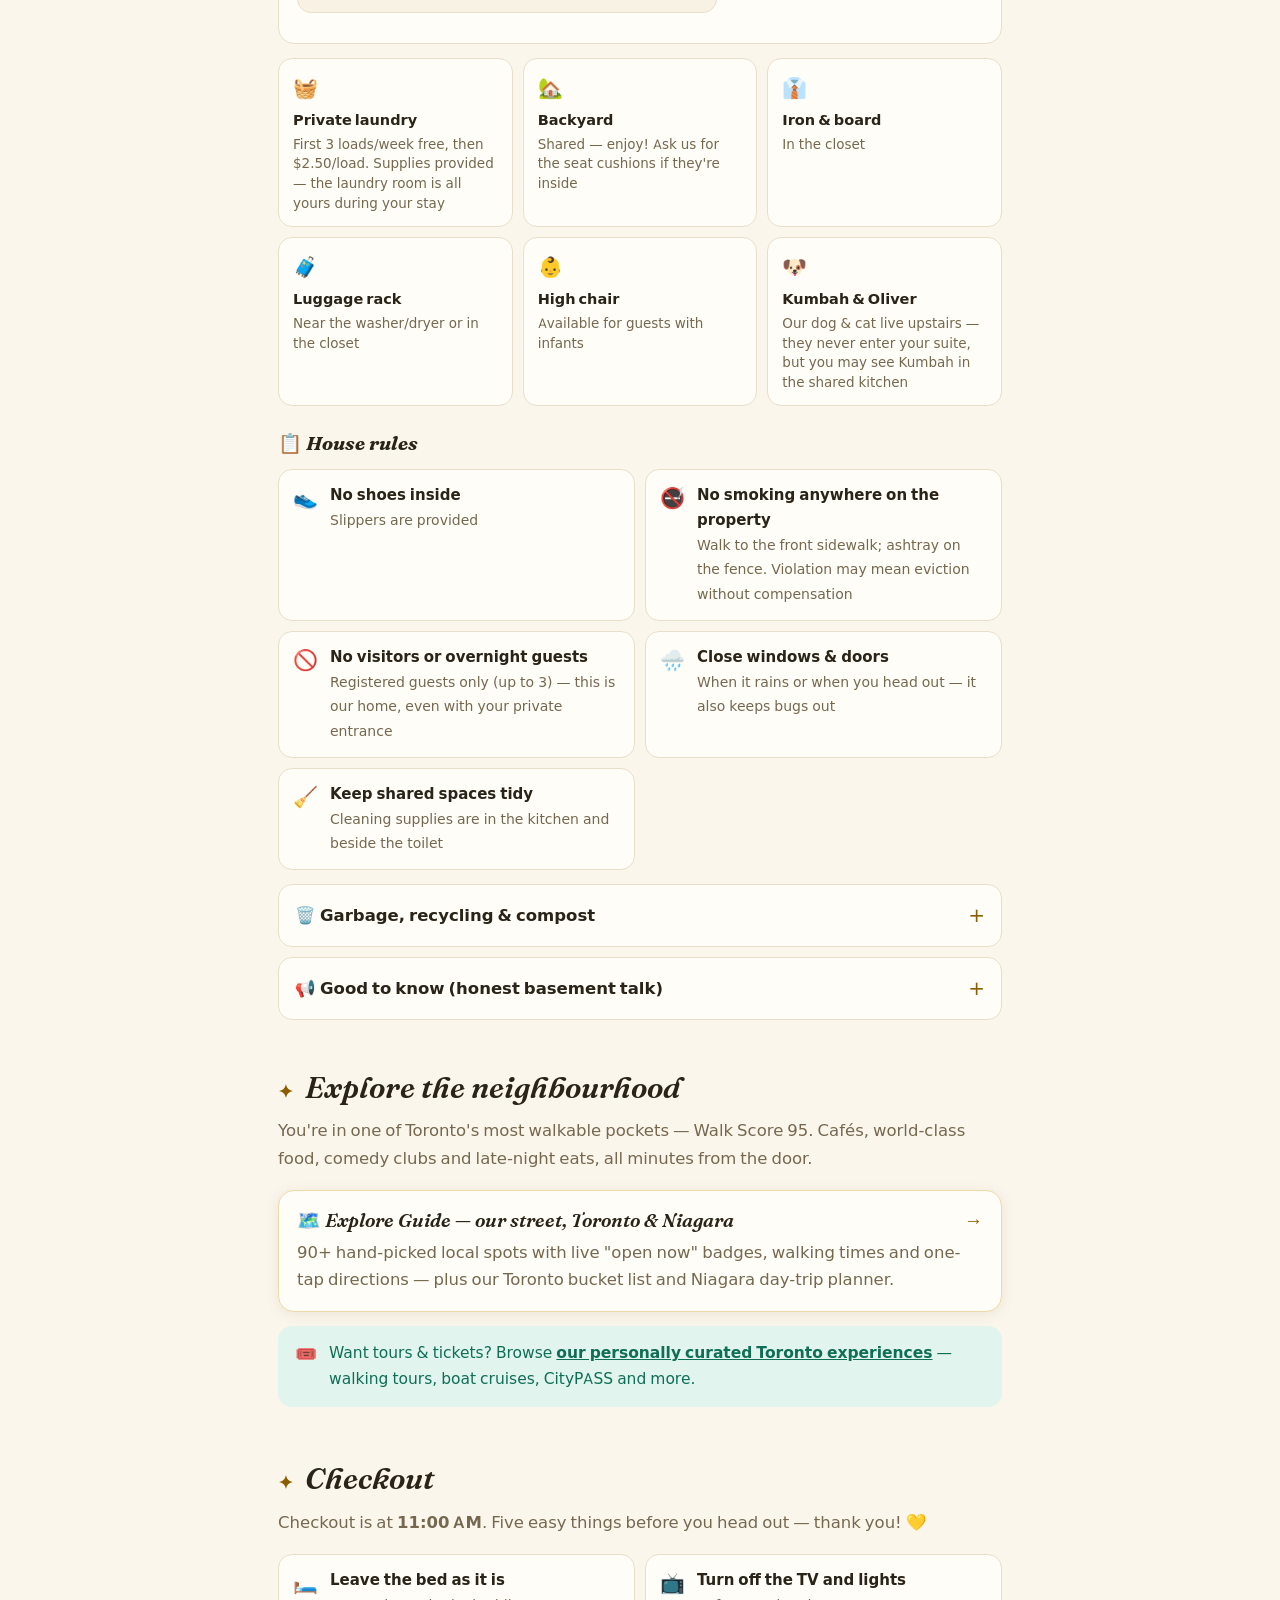
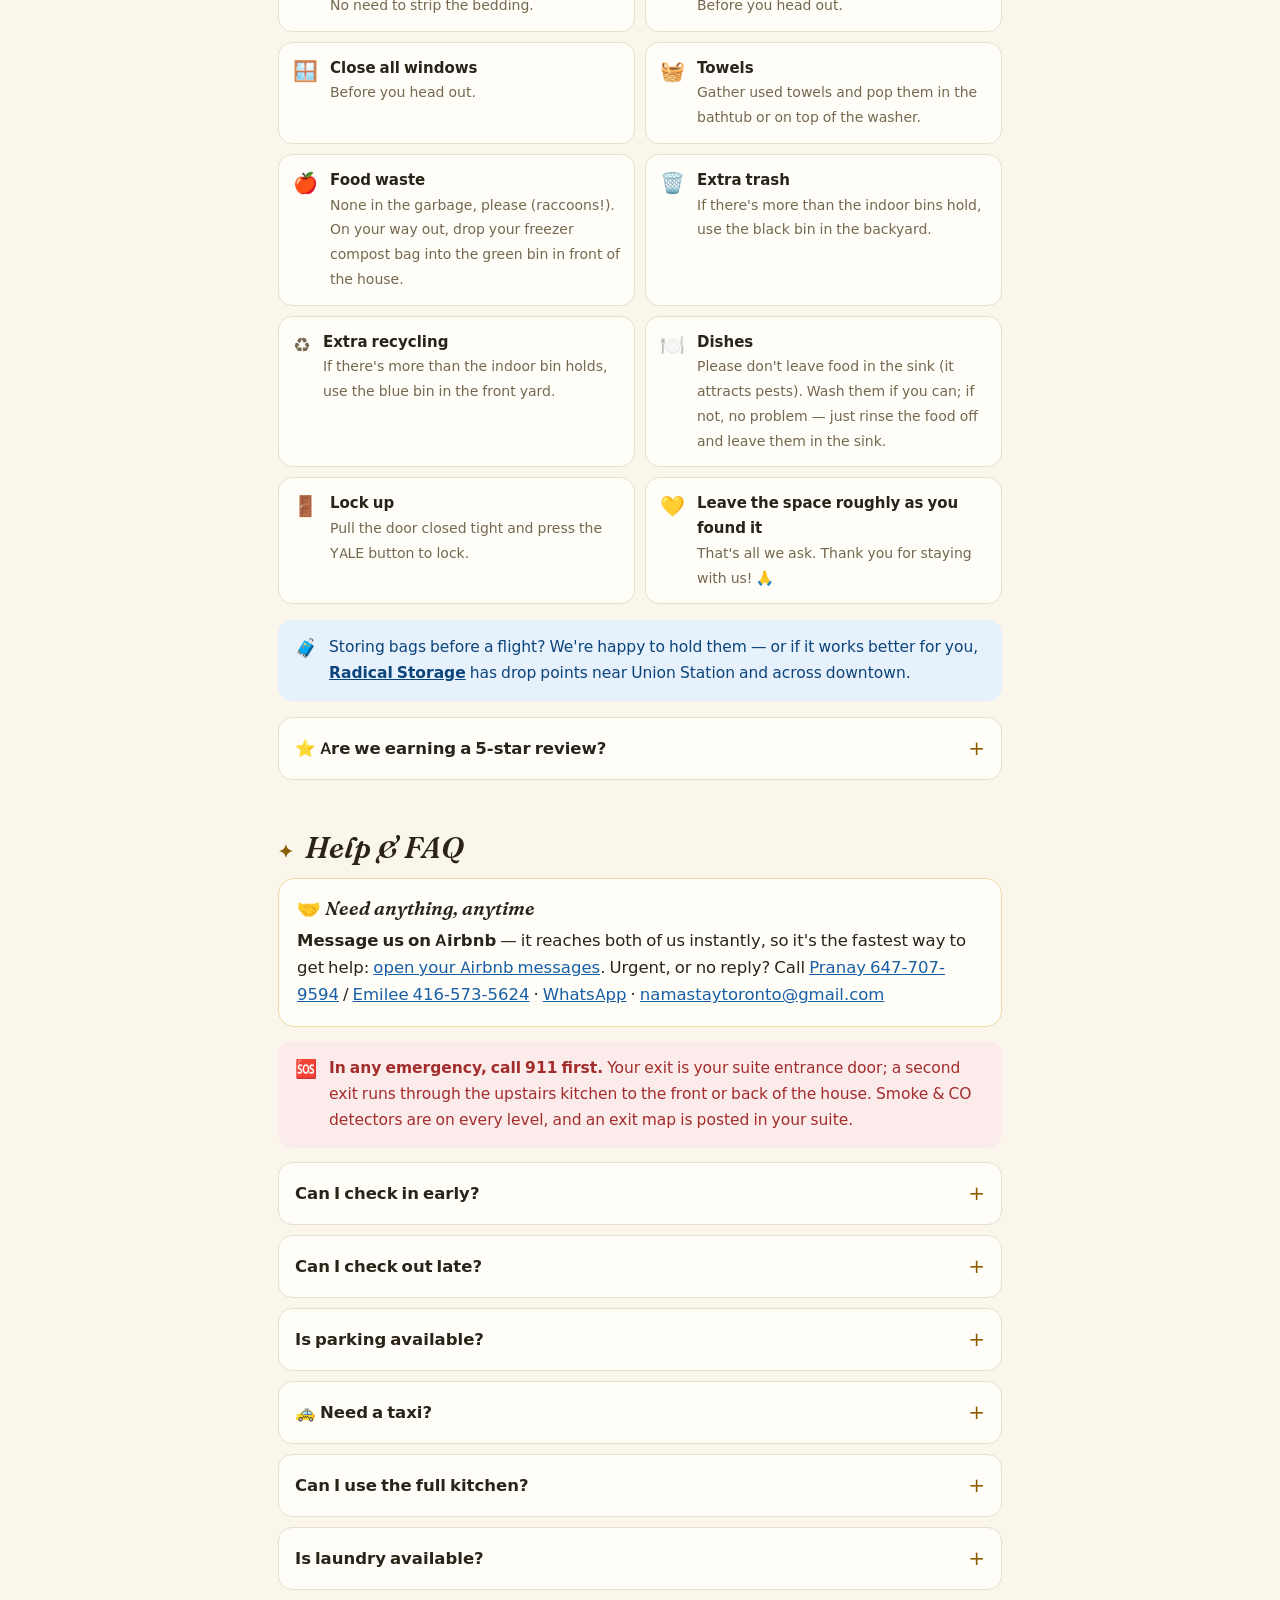
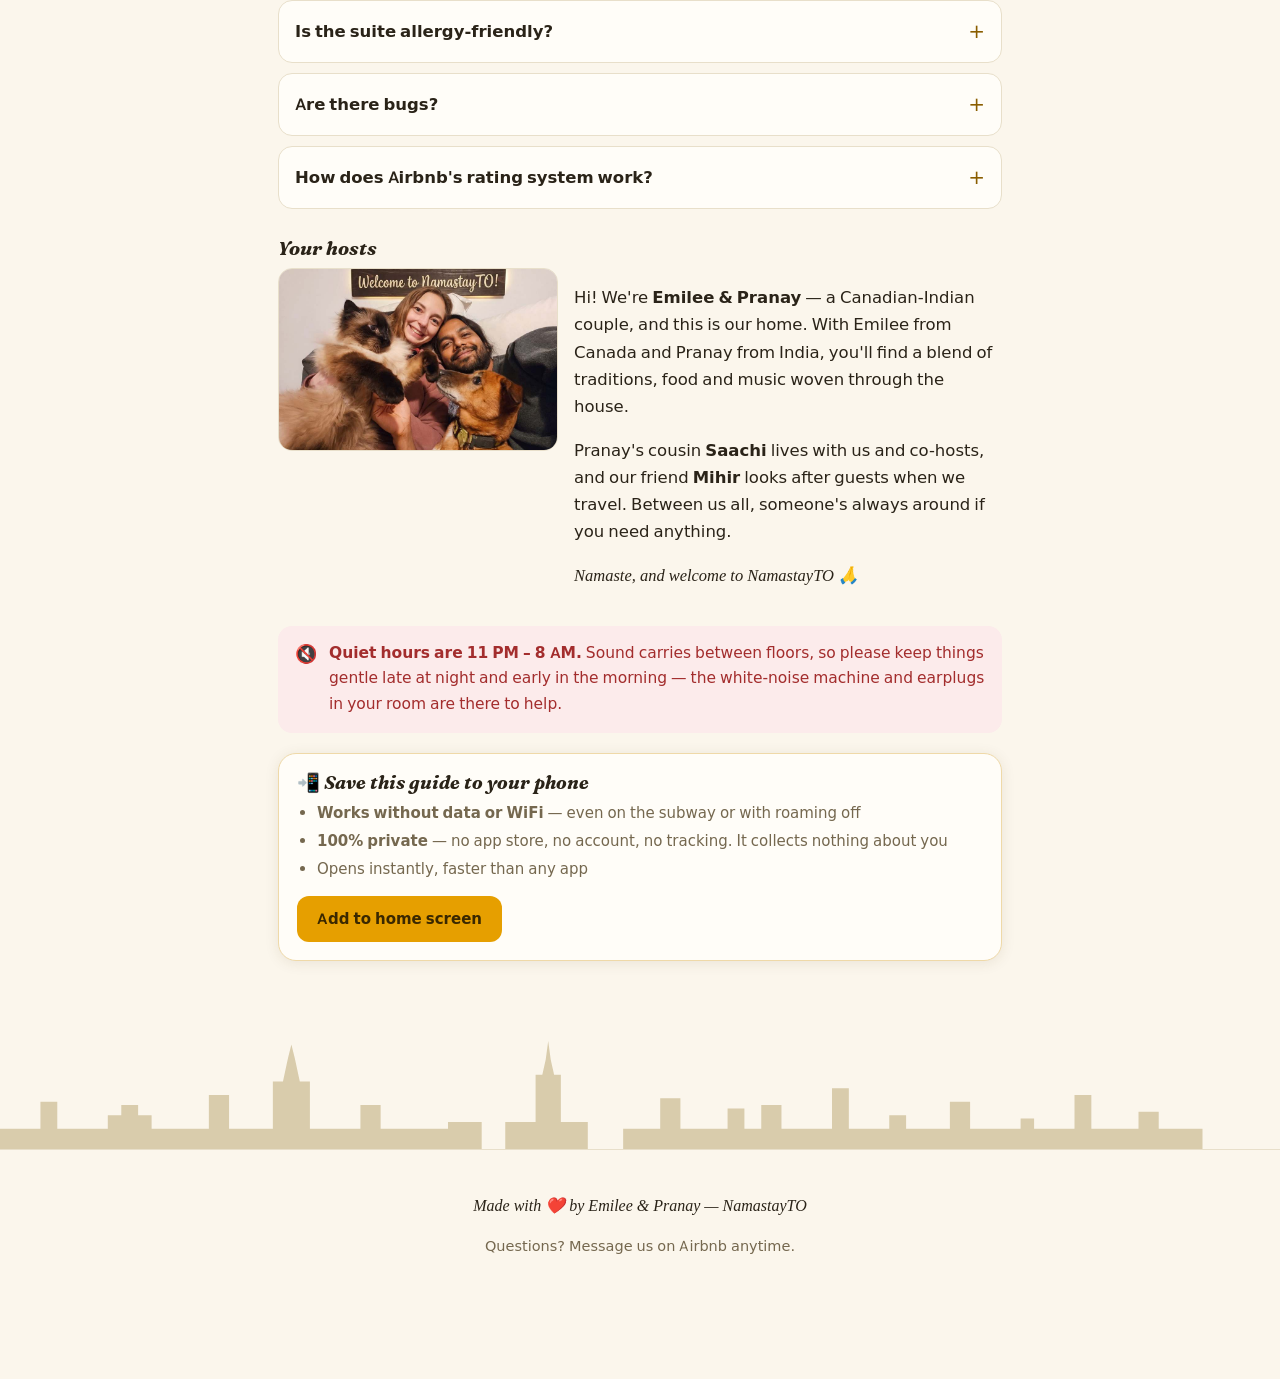
<file: docs/basementroom/index.html>
<!DOCTYPE html>
<html lang="en">
<head>
<meta charset="UTF-8">
<meta name="viewport" content="width=device-width, initial-scale=1">
<meta name="robots" content="noindex, nofollow, noarchive">
<meta name="theme-color" content="#FBF6EC">
<meta name="description" content="Guest guide for your stay at NamastayTO, Toronto.">
<title>The Basement Suite · NamastayTO Guest Guide</title>
<link rel="stylesheet" href="../css/style.css">
<link rel="manifest" href="../manifest-basementroom.webmanifest">
<link rel="icon" href="../assets/img/brand/icon-192.png">
<link rel="apple-touch-icon" href="../assets/img/brand/icon-180.png">
<script>try{var q=new URLSearchParams(location.search).get("theme");var t=q||localStorage.getItem("nsto-theme");if(t)document.documentElement.setAttribute("data-theme",t);}catch(e){}</script>
</head>
<body data-swbase="../">

<header class="topbar">
  <a class="wordmark" href="#top"><img src="../assets/img/brand/logo.png" alt="" width="341" height="558">NamastayTO</a>
  <button class="theme-btn" id="themeBtn" aria-label="Toggle dark mode">🌙</button>
</header>

<div class="hero" id="top">
  <img src="../assets/img/basement/hero.jpg" alt="The Basement Suite — queen bed with NamastayTO wall art" fetchpriority="high" width="1200" height="675">
  <div class="veil"></div>
  <div class="hero-text">
    <p class="eyebrow" data-greet data-i18n="9819fce8">Welcome to</p>
    <h1 data-i18n="c2a9b279">The Basement Suite</h1>
    <p class="sub" data-i18n="5328ac0e">383 Concord Ave, Toronto · your own private entrance</p>
  </div>
</div>

<div class="wrap essentials">
  <div class="ess-card">
    <div class="ess-grid">
      <div class="ess-item">
        <span class="ess-label" data-i18n="dd7bf230">Address</span>
        <button class="ess-act" data-copy="383 Concord Ave, Toronto, ON M6H 2P9" data-i18n="68568290">383 Concord Ave <small>· tap to copy</small></button>
      </div>
      <div class="ess-item">
        <span class="ess-label" data-i18n="cd8d7869">Check-in / out</span>
        <span class="ess-value" data-i18n="876ec59f">4:00 PM / 11:00 AM</span>
      </div>
      <div class="ess-item">
        <span class="ess-label" data-i18n="682c6b6d">WiFi · NamastayTO</span>
        <button class="reveal" data-secret="MzgzY29uY29yZA==" data-i18n="2b7e2043">Tap for password</button>
      </div>
      <div class="ess-item">
        <span class="ess-label" data-i18n="81245793">Hosts</span>
        <span class="ess-value" data-i18n="5ef0066b"><a href="https://www.airbnb.com/guest/inbox" target="_blank" rel="noopener">Message on Airbnb ↗</a></span><small class="ess-sub"><span data-i18n="0ae13e34">fastest — we both see it</span></small>
      </div>
    </div>
      <button class="ess-note" type="button">
        <span class="ess-label" data-i18n="5839ff43">🔑 Entry door code</span>
        <span class="ess-note-hint" data-i18n="c37e3979">Where's my code?</span>
        <span class="ess-note-body" hidden data-i18n="00d5bcd8">For security, entry door codes are never published in this guide. Your unique code is sent to your Airbnb messages on the morning of check-in.</span>
      </button>
  </div>
  <details class="howto" style="margin-top:12px"><summary data-i18n="8cb0b314">📱 No Canadian SIM? Tap for our data tip</summary><div class="body"><span data-i18n="50dde0a0">For short stays, we recommend an <a href="https://airalo.tpx.lu/WeMywlPX" target="_blank" rel="noopener">Airalo eSIM</a> — a good balance of cost, convenience and reliability.</span></div></details>
</div>

<div class="hint-strip" id="hintStrip"></div>

<nav class="jnav" aria-label="Guide sections">
  <div class="jnav-inner">
    <a href="#arrive" data-i18n="3a699432">🚕 Getting here</a>
    <a href="#checkin" data-i18n="5c4377aa">🔑 Check-in</a>
    <a href="#room" data-i18n="f7a1f098">🛏️ Your suite</a>
    <a href="#house" data-i18n="1ef3eb9b">🏠 Amenities</a>
    <a href="#explore" data-i18n="e905701a">🗺️ Explore</a>
    <a href="#checkout" data-i18n="929d2830">🧳 Checkout</a>
    <a href="#help" data-i18n="ca2231d9">💬 Help &amp; FAQ</a>
  </div>
</nav>

<section class="section" id="arrive">
  <div class="wrap">
    <h2 data-i18n="2ef09f0a"><span class="orn">✦</span> Getting here</h2>
    <p class="lead" data-i18n="1dd4511e">The nearest subway is <strong>Ossington Station (Line 2)</strong> — a 5-minute walk from the house. How are you arriving?</p>

    <div class="arrive-pick" role="tablist">
      <button data-panel="p-pearson" class="on" data-i18n="58febb0c"><span class="big">✈️</span>Pearson (YYZ)<small>~45–60 min</small></button>
      <button data-panel="p-billy" data-i18n="faf9747e"><span class="big">🛬</span>Billy Bishop<small>~30 min</small></button>
      <button data-panel="p-union" data-i18n="ce18eb0f"><span class="big">🚉</span>Union Station<small>~25 min</small></button>
      <button data-panel="p-car" data-i18n="1cf27e83"><span class="big">🚗</span>Driving<small>parking info</small></button>
    </div>

    <div class="arrive-panel on" id="p-pearson">
      <ol class="steps">
        <li data-i18n="7150dbb1"><b>Take the UP Express train toward the city</b><small>Runs ~5:30 AM – 1:00 AM. Buy tickets at airport kiosks, tap on/off with your credit or debit card, or <a href="https://www.upexpress.com/Fares" target="_blank" rel="noopener">book online</a>.</small></li>
        <li data-i18n="cac01659"><b>Get off at Bloor Station (2 stops)</b><small>Exit via the Bloor Street exit, turn right, and walk one block west to <span class="ttc">TTC</span> Dundas West subway station.</small></li>
        <li data-i18n="bdba30ab"><b>Take <span class="ttc">TTC</span> Line 2 eastbound to Ossington Station</b><small>3rd stop, about 6–7 minutes.</small></li>
        <li data-i18n="87737cef"><b>Walk to the house</b><small>Follow the walking directions just below ☟</small></li>
      </ol>
      <div class="callout info"><span class="ico">🚕</span><span data-i18n="934e94e5">Prefer door-to-door? <a href="https://tpx.lu/IW81zDSi" target="_blank" rel="noopener">Pre-book an airport transfer</a> and skip the transit altogether.</span></div>
    </div>
    <div class="arrive-panel" id="p-billy">
      <ol class="steps">
        <li data-i18n="176db125"><b>Walk along Eireann Quay to Fleet St at Bathurst St</b><small>The streetcar stop is right where the airport walkway meets the city.</small></li>
        <li data-i18n="7b231f60"><b>Take the <span class="ttc">TTC</span> 511 Bathurst streetcar north to Bathurst Station</b></li>
        <li data-i18n="8099c9b9"><b>Take <span class="ttc">TTC</span> Line 2 westbound to Ossington Station</b><small>2nd stop, about 4 minutes.</small></li>
        <li data-i18n="87737cef"><b>Walk to the house</b><small>Follow the walking directions just below ☟</small></li>
      </ol>
      <div class="callout info"><span class="ico">🚕</span><span data-i18n="934e94e5">Prefer door-to-door? <a href="https://tpx.lu/IW81zDSi" target="_blank" rel="noopener">Pre-book an airport transfer</a> and skip the transit altogether.</span></div>
    </div>
    <div class="arrive-panel" id="p-union">
      <ol class="steps">
        <li data-i18n="904b2daa"><b>Follow signs to the TTC and take Line 1 northbound (University) to St. George station</b><small>6th stop, about 13 minutes. Tap on with a credit/debit card or buy a ticket at the machines.</small></li>
        <li data-i18n="4dbd9995"><b>Transfer to <span class="ttc">TTC</span> Line 2 westbound and ride to Ossington Station</b><small>4th stop, about 7 minutes.</small></li>
        <li data-i18n="87737cef"><b>Walk to the house</b><small>Follow the walking directions just below ☟</small></li>
      </ol>
    </div>
    <div class="arrive-panel" id="p-car">
      <p data-i18n="9d3c81f2"><strong>Concord Ave is a one-way street running south</strong> — approach from Dupont St or Hallam St heading south. A taxi or Uber can drop you right at the front door.</p>
      <div class="card">
        <h3 data-i18n="df114331">🅿️ Street parking permit (recommended)</h3>
        <p data-i18n="706c6e98">You can usually find a spot right on Concord Avenue with a city permit — <a href="https://secure.toronto.ca/wes/eTPP/welcome.do" target="_blank" rel="noopener">buy it online here</a>. If you'd like it printed, email the permit to us at <a href="mailto:namastaytoronto@gmail.com">namastaytoronto@gmail.com</a> and let us know you've done so, and we'll print it for you.</p>
        <table class="mini-table">
          <tr><th data-i18n="e02d2ae0">Duration</th><th data-i18n="20b4f77b">Cost</th></tr>
          <tr><td data-i18n="e1f57d0c">24 hours</td><td data-i18n="255a3ad9">CAD $21.46</td></tr>
          <tr><td data-i18n="b0098369">48 hours</td><td data-i18n="b6f10e90">CAD $31.02</td></tr>
          <tr><td data-i18n="705fbbd6">1 week</td><td data-i18n="d53136a8">CAD $46.51</td></tr>
        </table>
      </div>
      <div class="card">
        <h3 data-i18n="4f985855">🅿️ Green P parking lot — 745 Ossington Ave</h3>
        <p data-i18n="300ffdb0">Around the corner. Day max (7am–6pm) $11.00 · night max (6pm–7am) $8.00 · $2.00 per 30 min.</p>
      </div>
      <div class="callout info"><span class="ico">🚗</span><span data-i18n="dcf34443">Thinking of renting a car for day trips — Niagara, wine country? <!-- AFF-PLACEHOLDER: discovercars --><a href="https://www.discovercars.com/?a_aid=pranaynichani" target="_blank" rel="noopener">Discover Cars</a> compares all the major rental brands in one search — and the parking info above covers rentals too.</span></div>
    </div>

    <div class="card">
      <h3 data-i18n="ef65307d">🚶 From Ossington Station to our door</h3>
      <p data-i18n="04b58b0d"><strong>Delaware Ave exit:</strong> turn right, walk to the first street (Northumberland St), turn right, then take the first left onto Concord Ave.</p>
      <p data-i18n="6802bcef"><strong>Ossington Ave exit:</strong> turn left, walk to Northumberland St (just after the children's playground), turn left, then take the first right onto Concord Ave.</p>
      <div class="callout gold"><span class="ico">🌟</span><span data-i18n="10b2f498">Look for house <strong>#383</strong> — you'll know it by the <strong>string lights</strong> on the poles out front!</span></div>
      <div class="ph-row" style="max-width:560px"><figure class="ph"><img src="../assets/img/basement/house-front-arrow.jpg" alt="Front of 383 Concord Ave — the arrow shows the path along the side of the house to your private entrance at the back" loading="lazy" width="1100" height="781"><figcaption data-i18n="62965a1c">Don't go to the front door! Your entrance is along the side of the house, <strong>at the back</strong>. Once you reach the back, go through the gate on your left.</figcaption></figure><figure class="ph"><img src="../assets/img/basement/string-lights.jpg" alt="String lights leading along the side of the house at night" loading="lazy" width="900" height="506"><figcaption data-i18n="73999df9">Follow the string lights…</figcaption></figure></div>
    </div>
  </div>
</section>

<section class="section" id="checkin">
  <div class="wrap">
    <h2 data-i18n="cd5a8145"><span class="orn">✦</span> Check-in</h2>
    <p class="lead" data-i18n="b8896345">Your suite has its <strong>own private entrance</strong> at the back of the house. Follow the string lights — they lead you straight there. ✨</p>
    <ol class="steps">
      <li data-i18n="4405d454"><b>Follow the string lights beside the house</b><small>They run between our house and the neighbour's, all the way to the back.</small></li>
      <li data-i18n="bc9b42cd"><b>Go through the gate on your left</b><small>Just before the backyard seating area — right where the string lights end.</small></li>
      <li data-i18n="2771d538"><b>Find the glass door with stairs leading down</b><small>That's your door! It's marked in the photos below.</small></li>
      <li data-i18n="b668c721"><b>Enter your 4-digit code, then press ✓</b><small>Your unique code is sent separately in the Airbnb app. To lock when leaving: press the <strong>YALE</strong> button. From inside: turn the deadbolt.</small></li>
      <li data-i18n="b087f704"><b>Always pull the door closed tight</b><small>Otherwise the lock might jam — a firm pull does it.</small></li>
    </ol>
    <div class="ph-row">
      <figure class="ph"><img src="../assets/img/basement/door.jpg" alt="Glass door to the basement suite" loading="lazy" width="900" height="1598"><figcaption data-i18n="9e8d5e95">…to the glass door…</figcaption></figure>
      <figure class="ph"><img src="../assets/img/basement/stairs-down.jpg" alt="Stairs leading down to the basement suite" loading="lazy" width="768" height="1364"><figcaption data-i18n="99c7337d">…and down the stairs</figcaption></figure>
    </div>
    <figure class="ph" style="max-width:340px"><img src="../assets/img/basement/keypad.jpg" alt="Yale keypad — enter code, press check mark; press YALE to lock" loading="lazy" width="900" height="1227"><figcaption data-i18n="b5e6c9fa">Enter code + ✓ · press YALE to lock</figcaption></figure>
    <div class="callout info"><span class="ico">🧳</span><span data-i18n="ff0e79c5"><strong>Arriving early?</strong> If the suite is ready sooner we're happy to accommodate, and we can always arrange a luggage drop-off — just message us in advance. Rather explore first? <a href="https://radicalstorage.tpx.lu/o0KPYVe5" target="_blank" rel="noopener">Radical Storage</a> has bag drop-offs all over downtown, so you can head straight out.</span></div>
  </div>
</section>

<section class="section" id="room">
  <div class="wrap">
    <h2 data-i18n="a5f5a115"><span class="orn">✦</span> Your suite</h2>
    <p class="lead" data-i18n="828f6992">Your own living space, bedroom, and bathroom, with your own entrance. Sleeps up to 3.</p>
    <div class="ph-row">
      <figure class="ph"><img src="../assets/img/basement/suite-1.jpg" alt="Queen bed in the basement suite" loading="lazy" width="900" height="506"><figcaption data-i18n="b71f01e0">Queen bed</figcaption></figure>
      <figure class="ph"><img src="../assets/img/basement/suite-2.jpg" alt="Twin bed nook with stone feature wall" loading="lazy" width="900" height="506"><figcaption data-i18n="c431f3ed">Twin bed for a third guest</figcaption></figure>
    </div>

    <div class="facts">
      <div class="fact"><div class="f-ico">🛏️</div><div class="f-t" data-i18n="825e0d35">Queen + twin bed</div><div class="f-d" data-i18n="70bbc222">Sleeps up to 3 · fresh towel sets on the bed</div></div>
      <div class="fact"><div class="f-ico">👶</div><div class="f-t" data-i18n="e686a395">Infant-ready</div><div class="f-d" data-i18n="e123a75e">Travel crib with mattress + high chair — just ask</div></div>
      <div class="fact"><div class="f-ico">📺</div><div class="f-t" data-i18n="9676a5ed">TV + Roku</div><div class="f-d" data-i18n="3fe31a99">Two remotes: TV power/volume + Roku. Max volume 30 🙏</div></div>
      <div class="fact"><div class="f-ico">🌡️</div><div class="f-t" data-i18n="96ebd2bd">Climate</div><div class="f-d" data-i18n="f1e0d91b">Central HVAC — open/close ceiling vents. Space heater on request</div></div>
      <div class="fact"><div class="f-ico">🧣</div><div class="f-t" data-i18n="4f5b1190">Extra blanket</div><div class="f-d" data-i18n="027983fa">Clear storage bin under the bed</div></div>
      <div class="fact"><div class="f-ico">🛁</div><div class="f-t" data-i18n="8bda1236">Extra towels</div><div class="f-d" data-i18n="7129b489">In the cupboard under the TV</div></div>
    </div>

    <details class="howto">
      <summary data-i18n="7c4fecf5">🪑 The folding dining table</summary>
      <div class="body">
        <p data-i18n="41af0c61">The IKEA gateleg table folds down to free up space. When lifting a side back up, make sure the <strong>wooden dowel sits into its notch</strong> underneath — otherwise the table won't be stable.</p>
        <figure class="ph" style="max-width:300px"><img src="../assets/img/basement/folding-table.png" alt="Diagram of the folding table dowel and notch" loading="lazy" width="588" height="393"></figure>
      </div>
    </details>

    <h3 style="margin-top:26px" data-i18n="1b59415c">🚿 Your private bathroom</h3>
    <p data-i18n="e65e416d">Inside your suite, all yours. Shampoo, conditioner, and body wash are in the shower area; a hair dryer and extra toilet paper are under the sink.</p>
    <details class="howto">
      <summary data-i18n="022b30d3">🚽 How to use the standalone bidet</summary>
      <div class="body">
        <p data-i18n="4c0fac9c">Your bathroom has a <strong>European-style standalone bidet</strong> — the separate fixture beside the toilet.</p>
        <ol>
          <li data-i18n="4d3f5d18">Adjust the <strong>hot/cold knobs</strong> to a comfortable temperature <em>before</em> sitting</li>
          <li data-i18n="13cbbb24">Sit <strong>facing the wall</strong> and clean yourself</li>
          <li data-i18n="fa1870b1">Turn it off and towel dry</li>
        </ol>
        <div class="callout warn"><span class="ico">🚫</span><span data-i18n="b0a6ee0c"><strong>Nothing goes down the bidet</strong> — no toilet paper, nothing. It will clog. And it's for cleaning only — please don't pee in it 😅</span></div>
        <figure class="ph" style="max-width:240px"><img src="../assets/img/basement/bidet.jpg" alt="Illustration of standalone bidet use, facing the wall" loading="lazy" width="172" height="339"></figure>
      </div>
    </details>
    <details class="howto">
      <summary data-i18n="cf537710">🚪 Shower doors — gentle please</summary>
      <div class="body"><p data-i18n="a4ccec15">Only the <strong>outer door (with the handle)</strong> slides. The inner door isn't supposed to move — a gentle slide is all it takes.</p></div>
    </details>
    <div class="callout warn"><span class="ico">⚠️</span><span data-i18n="59804078"><strong>Toilet paper only, please.</strong> No hair, wipes, tampons, paper towels, or kleenex down the toilet.</span></div>
    <div class="callout info"><span class="ico">💧</span><span data-i18n="2472c8b0">This is a <strong>dry bathroom</strong> — please keep water inside the tub; there's no floor drain outside the shower.</span></div>
  </div>
</section>

<section class="section" id="house">
  <div class="wrap">
    <h2 data-i18n="87577395"><span class="orn">✦</span> Amenities</h2>

    <div class="card">
      <h3 data-i18n="8c24fdfd">☕ Your tea &amp; coffee station</h3>
      <ul>
        <li data-i18n="8675be64">Drip coffee machine with ground coffee and filters</li>
        <li data-i18n="fec42707">Kettle with an assortment of teas</li>
        <li data-i18n="dd2d92ae">Everything's <strong>labelled</strong> — drawers, cupboards, all of it</li>
        <li data-i18n="d89bf3e6">Dish soap and paper towels provided for your first week <em>(coffee and tea aren't replenished during your stay)</em></li>
      </ul>
      <div class="callout info"><span class="ico">🧊</span><span data-i18n="050b5588">Use <strong>your basement fridge</strong> for anything that needs refrigerating — the upstairs kitchen fridge is the owners' only.</span></div>
    </div>

    <div class="card">
      <h3 data-i18n="d38a05dc">🍳 The upstairs shared kitchen</h3>
      <p data-i18n="cca67834">You're welcome to use the gas stove, small appliances, pots and pans, plus salt, pepper and cooking oil.</p>
      <ul>
        <li data-i18n="868e902a">Please use <strong>your suite's dishes and cutlery</strong> and return them to the basement</li>
        <li data-i18n="ef9e80dc">⚠️ <strong>Always turn on the vent fan above the stove</strong> — smells travel through the ducts</li>
        <li data-i18n="dd63f0e9">Wash cookware right away and keep counters dry (keeps insects away)</li>
        <li data-i18n="772686ab">Please keep noise low early morning and late night</li>
      </ul>
      <figure class="ph" style="max-width:420px"><img src="../assets/img/shared/kitchen-main.jpg" alt="Shared upstairs kitchen" loading="lazy" width="900" height="505"><figcaption data-i18n="4c331bd3">The upstairs kitchen</figcaption></figure>
    </div>

    <div class="facts">
      <div class="fact"><div class="f-ico">🧺</div><div class="f-t" data-i18n="b38abe5b">Private laundry</div><div class="f-d" data-i18n="99c89309">First 3 loads/week free, then $2.50/load. Supplies provided — the laundry room is all yours during your stay</div></div>
      <div class="fact"><div class="f-ico">🏡</div><div class="f-t" data-i18n="d6e55a99">Backyard</div><div class="f-d" data-i18n="cddf8ddc">Shared — enjoy! Ask us for the seat cushions if they're inside</div></div>
      <div class="fact"><div class="f-ico">👔</div><div class="f-t" data-i18n="a3c38606">Iron &amp; board</div><div class="f-d" data-i18n="7d8ddfdb">In the closet</div></div>
      <div class="fact"><div class="f-ico">🧳</div><div class="f-t" data-i18n="981fdf5a">Luggage rack</div><div class="f-d" data-i18n="3ec96d85">Near the washer/dryer or in the closet</div></div>
      <div class="fact"><div class="f-ico">👶</div><div class="f-t" data-i18n="c3422853">High chair</div><div class="f-d" data-i18n="88d68eca">Available for guests with infants</div></div>
      <div class="fact"><div class="f-ico">🐶</div><div class="f-t" data-i18n="4978211d">Kumbah &amp; Oliver</div><div class="f-d" data-i18n="518069f0">Our dog &amp; cat live upstairs — they never enter your suite, but you may see Kumbah in the shared kitchen</div></div>
    </div>

    <h3 style="margin-top:26px" data-i18n="904be18a">📋 House rules</h3>
    <div class="rules">
      <div class="rule"><span class="r-ico">👟</span><div><b data-i18n="c99a52d0">No shoes inside</b><span data-i18n="0ef24baf">Slippers are provided</span></div></div>
      <div class="rule"><span class="r-ico">🚭</span><div><b data-i18n="7d95d012">No smoking anywhere on the property</b><span data-i18n="c932e271">Walk to the front sidewalk; ashtray on the fence. Violation may mean eviction without compensation</span></div></div>
      <div class="rule"><span class="r-ico">🚫</span><div><b data-i18n="8dd4eee7">No visitors or overnight guests</b><span data-i18n="465fb5b1">Registered guests only (up to 3) — this is our home, even with your private entrance</span></div></div>
      <div class="rule"><span class="r-ico">🌧️</span><div><b data-i18n="7d5bb36a">Close windows &amp; doors</b><span data-i18n="e4f5e0bc">When it rains or when you head out — it also keeps bugs out</span></div></div>
      <div class="rule"><span class="r-ico">🧹</span><div><b data-i18n="436a0f3b">Keep shared spaces tidy</b><span data-i18n="d0cebda4">Cleaning supplies are in the kitchen and beside the toilet</span></div></div>
    </div>

    <details class="howto">
      <summary data-i18n="70dff8c0">🗑️ Garbage, recycling &amp; compost</summary>
      <div class="body">
        <ul>
          <li data-i18n="d14bca13"><strong>Bins are in your suite</strong> — a small garbage and recycling bin under the tea &amp; coffee station for everyday use.</li>
          <li data-i18n="ab7b20a6"><strong>Compost:</strong> pop food scraps into a compost bag in the freezer — it keeps bugs and smells away. <strong>Strictly no food waste in the garbage</strong> — it attracts raccoons.</li>
          <li data-i18n="7b304a06"><strong>When the indoor bins fill up:</strong> the outdoor bins are at the back and front of the house — black garbage bin at the back; blue recycling and green compost at the front (re-lock the green bin after opening).</li>
          <li data-i18n="e21a5753">Bins go to the curb <strong>Wednesday evenings</strong> for Thursday-morning pickup · need more bags? Just ask.</li>
        </ul>
      </div>
    </details>
    <details class="howto">
      <summary data-i18n="821ef230">📢 Good to know (honest basement talk)</summary>
      <div class="body">
        <ul>
          <li data-i18n="e4f9acfe">🌡️ <strong>Central heating/AC</strong> — we can't control temperature per unit; adjust the ceiling vents, and there's an extra blanket under the bed</li>
          <li data-i18n="909d292a">🐾 <strong>Allergies</strong> — a dog and cat live upstairs; with shared HVAC we can't guarantee an allergy-free space</li>
          <li data-i18n="ce985669">📷 <strong>Security cameras are exterior only</strong> — doorbell + backyard. Neither sees inside</li>
          <li data-i18n="275ce3d6">🔧 The <strong>furnace &amp; electrical panel</strong> live in the basement — if we ever need filter access we'll always arrange a time with you first (except a true emergency)</li>
          <li data-i18n="20732c2f">🐛 <strong>Bugs happen in basements</strong> — especially in wet weather. We treat preventatively and provide bug spray (under the bathroom sink). Keeping doors and windows closed helps a lot</li>
        </ul>
      </div>
    </details>
  </div>
</section>

<section class="section" id="explore">
  <div class="wrap">
    <h2 data-i18n="8fdbf370"><span class="orn">✦</span> Explore the neighbourhood</h2>
    <p class="lead" data-i18n="04290972">You're in one of Toronto's most walkable pockets — Walk Score 95. Cafés, world-class food, comedy clubs and late-night eats, all minutes from the door.</p>
    <a class="card" href="../aroundus/" style="display:block; text-decoration:none; color:inherit; border:1.5px solid var(--gold-line); box-shadow:var(--shadow)">
      <h3 style="display:flex;align-items:center;gap:10px" data-i18n="76c4fcd2">🗺️ Explore Guide — our street, Toronto &amp; Niagara <span style="margin-left:auto;color:var(--gold-ink)">→</span></h3>
      <p style="margin:0;color:var(--muted)" data-i18n="bb7a605a">90+ hand-picked local spots with live "open now" badges, walking times and one-tap directions — plus our Toronto bucket list and Niagara day-trip planner.</p>
    </a>
    <div class="callout good"><span class="ico">🎟️</span><span data-i18n="3459a1fe">Want tours &amp; tickets? Browse <a href="https://vi.me/s/namastayto" target="_blank" rel="noopener">our personally curated Toronto experiences</a> — walking tours, boat cruises, CityPASS and more.</span></div>
  </div>
</section>

<section class="section" id="checkout">
  <div class="wrap">
    <h2 data-i18n="be9595ca"><span class="orn">✦</span> Checkout</h2>
    <p class="lead" data-i18n="e8b8503d">Checkout is at <strong>11:00 AM</strong>. Five easy things before you head out — thank you! 💛</p>
    <div class="rules">
      <div class="rule"><span class="r-ico">🛏️</span><div><b data-i18n="93e6193d">Leave the bed as it is</b><span data-i18n="649beec5">No need to strip the bedding.</span></div></div>
      <div class="rule"><span class="r-ico">📺</span><div><b data-i18n="ac508c72">Turn off the TV and lights</b><span data-i18n="7b13e358">Before you head out.</span></div></div>
      <div class="rule"><span class="r-ico">🪟</span><div><b data-i18n="c6e90a2b">Close all windows</b><span data-i18n="7b13e358">Before you head out.</span></div></div>
      <div class="rule"><span class="r-ico">🧺</span><div><b data-i18n="f28b5206">Towels</b><span data-i18n="e7154e19">Gather used towels and pop them in the bathtub or on top of the washer.</span></div></div>
      <div class="rule"><span class="r-ico">🍎</span><div><b data-i18n="4c99156c">Food waste</b><span data-i18n="705f0d6c">None in the garbage, please (raccoons!). On your way out, drop your freezer compost bag into the green bin in front of the house.</span></div></div>
      <div class="rule"><span class="r-ico">🗑️</span><div><b data-i18n="80d7c46e">Extra trash</b><span data-i18n="eaf811b2">If there's more than the indoor bins hold, use the black bin in the backyard.</span></div></div>
      <div class="rule"><span class="r-ico">♻️</span><div><b data-i18n="06373e6e">Extra recycling</b><span data-i18n="7f174ceb">If there's more than the indoor bin holds, use the blue bin in the front yard.</span></div></div>
      <div class="rule"><span class="r-ico">🍽️</span><div><b data-i18n="8a20b840">Dishes</b><span data-i18n="64c76d81">Please don't leave food in the sink (it attracts pests). Wash them if you can; if not, no problem — just rinse the food off and leave them in the sink.</span></div></div>
      <div class="rule"><span class="r-ico">🚪</span><div><b data-i18n="1ebaa402">Lock up</b><span data-i18n="f95749e8">Pull the door closed tight and press the YALE button to lock.</span></div></div>
      <div class="rule"><span class="r-ico">💛</span><div><b data-i18n="8a367951">Leave the space roughly as you found it</b><span data-i18n="25412e35">That's all we ask. Thank you for staying with us! 🙏</span></div></div>
    </div>
    <div class="callout info" style="margin-top:16px"><span class="ico">🧳</span><span data-i18n="1a37fd65">Storing bags before a flight? We're happy to hold them — or if it works better for you, <a href="https://radicalstorage.tpx.lu/o0KPYVe5" target="_blank" rel="noopener">Radical Storage</a> has drop points near Union Station and across downtown.</span></div>
      <details class="howto" id="ratings" style="margin-top:16px"><summary data-i18n="9e6460fe">⭐ Are we earning a 5-star review?</summary><div class="body">
      <p data-i18n="203fe64f">When rating your stay, please keep in mind that our rating system differs from classic ratings. If our average rating falls below 4.3 stars we can be shut down. To help with any confusion, we've prepared the following guide:</p>
      <table class="mini-table rate-table"><tbody>
        <tr><td class="stars">★★★★★</td><td data-i18n="41a5dd31">Perfection doesn't exist, but we were happy.</td></tr>
        <tr><td class="stars">★★★★☆</td><td data-i18n="c88135fe">There were several issues. Needs improvement.</td></tr>
        <tr><td class="stars">★★★☆☆</td><td data-i18n="2dd536de">There were major issues with my stay.</td></tr>
        <tr><td class="stars">★★☆☆☆</td><td data-i18n="747d35b2">Terrible. Shut down the listing immediately.</td></tr>
        <tr><td class="stars">★☆☆☆☆</td><td data-i18n="01ed62e3">I'd rather sleep in my car!</td></tr>
      </tbody></table>
      <p data-i18n="2e06539d">We hope you'll be back to visit again soon!</p>
    </div></details>
  </div>
</section>

<section class="section" id="help">
  <div class="wrap">
    <h2 data-i18n="6a2e515b"><span class="orn">✦</span> Help &amp; FAQ</h2>

    <div class="card" style="border-color:var(--gold-line)">
      <h3 data-i18n="6f538406">🤝 Need anything, anytime</h3>
      <p style="margin:0" data-i18n="9d70532b"><strong>Message us on Airbnb</strong> — it reaches both of us instantly, so it's the fastest way to get help: <a href="https://www.airbnb.com/guest/inbox" target="_blank" rel="noopener">open your Airbnb messages</a>. Urgent, or no reply? Call <a href="tel:+16477079594">Pranay 647-707-9594</a> / <a href="tel:+14165735624">Emilee 416-573-5624</a> · <a href="https://wa.me/16477079594">WhatsApp</a> · <a href="mailto:namastaytoronto@gmail.com">namastaytoronto@gmail.com</a></p>
    </div>
    <div class="callout warn"><span class="ico">🆘</span><span data-i18n="3208a48d"><strong>In any emergency, call 911 first.</strong> Your exit is your suite entrance door; a second exit runs through the upstairs kitchen to the front or back of the house. Smoke &amp; CO detectors are on every level, and an exit map is posted in your suite.</span></div>

    <details class="faq-item"><summary data-i18n="e2d90c8d">Can I check in early?</summary><div class="body"><p data-i18n="e2cb1979">Check-in is 4 PM. If the suite is free earlier we're happy to accommodate — and we can arrange luggage drop-off either way. Just message us in advance.</p></div></details>
    <details class="faq-item"><summary data-i18n="669bb4b9">Can I check out late?</summary><div class="body"><p data-i18n="93e7a5c2">Checkout is 11 AM. Late checkout isn't always possible, but ask — we'll do our best!</p></div></details>
    <details class="faq-item"><summary data-i18n="3f0685f8">Is parking available?</summary><div class="body"><p data-i18n="d4cb098b">Yes — city permits from $21.46/24h (we can print yours!), and you'll usually find a spot right on Concord Ave. There's also a Green P lot at 745 Ossington Ave. See <a href="#arrive">Getting here</a>.</p></div></details>
    <details class="faq-item"><summary data-i18n="cc6d7eba">🚕 Need a taxi?</summary><div class="body"><p data-i18n="0dfe9625">Beck Taxi is Toronto's classic cab — call <a href="tel:+14167515555">416-751-5555</a> or use the <a href="https://becktaxi.com" target="_blank" rel="noopener">Beck Taxi app</a>. For airport runs, you can also <a href="https://tpx.lu/IW81zDSi" target="_blank" rel="noopener">pre-book a fixed-price pickup</a> so a driver's waiting for you.</p></div></details>
    <details class="faq-item"><summary data-i18n="260e2cf3">Can I use the full kitchen?</summary><div class="body"><p data-i18n="71312ec1">Yes! The full shared kitchen is upstairs — keep your food in your basement fridge, and always run the vent fan when cooking (it's a gas stove). Your suite has its own plates, bowls, mugs, glasses and cutlery — please use those where you can, and if you do borrow anything from upstairs, return it upstairs. And most importantly, please clean up after yourself 💛</p></div></details>
    <details class="faq-item"><summary data-i18n="ac25feac">Is laundry available?</summary><div class="body"><p data-i18n="f8a9e85b">Yes! First 3 loads a week free, then $2.50 per load for washer and dryer. Detergent, softener and dryer sheets provided — and no one else needs the laundry room while you're here.</p></div></details>
    <details class="faq-item"><summary data-i18n="5b0bd1e3">Is the suite allergy-friendly?</summary><div class="body"><p data-i18n="d79ca63b">Kumbah the dog 🐶 and Oliver the cat 🐱 live upstairs and never enter your suite, but you may run into Kumbah in the shared kitchen. She's a sweet older rescue and can sometimes be grumpy with new faces — best to let one of us (Pranay, Emilee, or Saachi) introduce you first. With central HVAC we can't guarantee an allergy-free environment.</p></div></details>
    <details class="faq-item"><summary data-i18n="37c88c5b">Are there bugs?</summary><div class="body"><p data-i18n="187143b7">Basements being basements, you might meet the occasional spider or ant, especially in wet weather. We treat preventatively and keep bug spray under the bathroom sink. Keeping windows and doors closed helps — and we apologize in advance for any six-legged visitors!</p></div></details>
    <details class="faq-item"><summary data-i18n="ef244e3b">How does Airbnb's rating system work?</summary><div class="body">
      <p data-i18n="203fe64f">When rating your stay, please keep in mind that our rating system differs from classic ratings. If our average rating falls below 4.3 stars we can be shut down. To help with any confusion, we've prepared the following guide:</p>
      <table class="mini-table rate-table"><tbody>
        <tr><td class="stars">★★★★★</td><td data-i18n="41a5dd31">Perfection doesn't exist, but we were happy.</td></tr>
        <tr><td class="stars">★★★★☆</td><td data-i18n="c88135fe">There were several issues. Needs improvement.</td></tr>
        <tr><td class="stars">★★★☆☆</td><td data-i18n="2dd536de">There were major issues with my stay.</td></tr>
        <tr><td class="stars">★★☆☆☆</td><td data-i18n="747d35b2">Terrible. Shut down the listing immediately.</td></tr>
        <tr><td class="stars">★☆☆☆☆</td><td data-i18n="01ed62e3">I'd rather sleep in my car!</td></tr>
      </tbody></table>
      <p data-i18n="2e06539d">We hope you'll be back to visit again soon!</p>
    </div></details>

    <h3 style="margin-top:28px" data-i18n="fc1c3215">Your hosts</h3>
    <div class="hosts">
      <figure class="ph"><img src="../assets/img/shared/hosts.jpg" alt="Emilee and Pranay with Oliver the cat and Kumbah the dog under a Welcome to NamastayTO sign" loading="lazy" width="900" height="586"></figure>
      <div>
        <p data-i18n="1dd1d45a">Hi! We're <strong>Emilee &amp; Pranay</strong> — a Canadian-Indian couple, and this is our home. With Emilee from Canada and Pranay from India, you'll find a blend of traditions, food and music woven through the house.</p>
        <p data-i18n="1b715431">Pranay's cousin <strong>Saachi</strong> lives with us and co-hosts, and our friend <strong>Mihir</strong> looks after guests when we travel. Between us all, someone's always around if you need anything.</p>
        <p style="font-family:'Fraunces',serif;font-style:italic" data-i18n="a219f5ff">Namaste, and welcome to NamastayTO 🙏</p>
      </div>
    </div>

    <div class="callout warn" style="margin-top:20px"><span class="ico">🔇</span><span data-i18n="a6c65bbc"><strong>Quiet hours are 11 PM – 8 AM.</strong> Sound carries between floors, so please keep things gentle late at night and early in the morning — the white-noise machine and earplugs in your room are there to help.</span></div>

    <div class="nudge">
      <h3 data-i18n="2f2feeea">📲 Save this guide to your phone</h3>
      <ul>
        <li data-i18n="05737ed2"><strong>Works without data or WiFi</strong> — even on the subway or with roaming off</li>
        <li data-i18n="4aa9843c"><strong>100% private</strong> — no app store, no account, no tracking. It collects nothing about you</li>
        <li data-i18n="f621db53">Opens instantly, faster than any app</li>
      </ul>
      <button class="btn install-btn" data-i18n="3c35ce44">Add to home screen</button>
      <p class="ios-tip" id="iosTip" data-i18n="2493103f">On iPhone: tap the <strong>Share</strong> button <span style="border:1px solid var(--line);border-radius:6px;padding:0 6px">⎋</span> in Safari, then choose <strong>“Add to Home Screen”</strong>.</p>
    </div>
  </div>
</section>

<div class="skyline" aria-hidden="true">
  <svg viewBox="0 0 760 70" xmlns="http://www.w3.org/2000/svg" fill="currentColor"><path d="M0 70V58h24V42h10v16h30V50h8v-6h10v6h8v8h34V38h12v20h26V30h6l3-14 2-8 2 8 3 14h6v28h30V44h12v14h40V54h20v16zm300 0V54h18V26h4l2-9 1.5-11 1.5 11 2 9h4v28h16v16zm70 0V58h22V40h12v18h28V46h10v12h10V44h12v14h30V34h10v24h24V50h10v8h26V42h12v16h30V52h8v6h24V38h10v20h28V48h12v10h26v12z"/></svg>
</div>
<footer class="site">
  <p class="fm" data-i18n="b7064409">Made with ❤️ by Emilee &amp; Pranay — NamastayTO</p>
  <p data-i18n="cb6e051f">Questions? Message us on Airbnb anytime.</p>
</footer>

<nav class="quickbar" aria-label="Quick actions">
  <div class="quickbar-inner">
    <button data-copy="383 Concord Ave, Toronto, ON M6H 2P9"><span class="qico">📍</span>Address</button>
    <button type="button" onclick="document.querySelector('.essentials .reveal').click();"><span class="qico">📶</span>WiFi</button>
    <a href="https://www.airbnb.com/guest/inbox" target="_blank" rel="noopener"><span class="qico"><svg class="ab-ico" viewBox="0 0 24 24" width="20" height="20" xmlns="http://www.w3.org/2000/svg" role="img" aria-label="Airbnb"><path fill="#FF385C" d="M12.001 18.275c-1.353-1.697-2.148-3.184-2.413-4.457-.263-1.027-.16-1.848.291-2.465.477-.71 1.188-1.056 2.121-1.056s1.643.345 2.12 1.063c.446.61.558 1.432.286 2.465-.291 1.298-1.085 2.785-2.412 4.458zm9.601 1.14c-.185 1.246-1.034 2.28-2.2 2.783-2.253.98-4.483-.583-6.392-2.704 3.157-3.951 3.74-7.028 2.385-9.018-.795-1.14-1.933-1.695-3.394-1.695-2.944 0-4.563 2.49-3.927 5.382.37 1.565 1.352 3.343 2.917 5.332-.98 1.085-1.91 1.856-2.732 2.333-.636.344-1.245.558-1.828.609-2.679.399-4.778-2.2-3.825-4.88.132-.345.395-.98.845-1.961l.025-.053c1.464-3.178 3.242-6.79 5.285-10.795l.053-.132.58-1.116c.45-.822.635-1.19 1.351-1.643.346-.21.77-.315 1.246-.315.954 0 1.698.558 2.016 1.007.158.239.345.557.582.953l.558 1.089.08.159c2.041 4.004 3.821 7.608 5.279 10.794l.026.025.533 1.22.318.764c.243.613.294 1.222.213 1.858zm1.22-2.39c-.186-.583-.505-1.271-.9-2.094v-.03c-1.889-4.006-3.642-7.608-5.307-10.844l-.111-.163C15.317 1.461 14.468 0 12.001 0c-2.44 0-3.476 1.695-4.535 3.898l-.081.16c-1.669 3.236-3.421 6.843-5.303 10.847v.053l-.559 1.22c-.21.504-.317.768-.345.847C-.172 20.74 2.611 24 5.98 24c.027 0 .132 0 .265-.027h.372c1.75-.213 3.554-1.325 5.384-3.317 1.829 1.989 3.635 3.104 5.382 3.317h.372c.133.027.239.027.265.027 3.37.003 6.152-3.261 4.802-6.975z"/></svg></span>Airbnb</a>
    <a href="https://wa.me/16477079594" target="_blank" rel="noopener"><span class="qico"><svg class="wa-ico" viewBox="0 0 24 24" role="img" aria-label="WhatsApp"><path fill="#25D366" d="M17.472 14.382c-.297-.149-1.758-.867-2.03-.967-.273-.099-.471-.148-.67.15-.197.297-.767.966-.94 1.164-.173.199-.347.223-.644.075-.297-.149-1.255-.463-2.39-1.475-.883-.788-1.48-1.761-1.653-2.059-.173-.297-.018-.458.13-.606.134-.133.298-.347.446-.52.149-.174.198-.298.298-.497.099-.198.05-.371-.025-.52-.075-.149-.669-1.612-.916-2.207-.242-.579-.487-.5-.669-.51-.173-.008-.371-.01-.57-.01-.198 0-.52.074-.792.372-.272.297-1.04 1.016-1.04 2.479 0 1.462 1.065 2.875 1.213 3.074.149.198 2.096 3.2 5.077 4.487.709.306 1.262.489 1.694.625.712.227 1.36.195 1.871.118.571-.085 1.758-.719 2.006-1.413.248-.694.248-1.289.173-1.413-.074-.124-.272-.198-.57-.347m-5.421 7.403h-.004a9.87 9.87 0 01-5.031-1.378l-.361-.214-3.741.982.998-3.648-.235-.374a9.86 9.86 0 01-1.51-5.26c.001-5.45 4.436-9.884 9.888-9.884 2.64 0 5.122 1.03 6.988 2.898a9.825 9.825 0 012.893 6.994c-.003 5.45-4.437 9.884-9.885 9.884m8.413-18.297A11.815 11.815 0 0012.05 0C5.495 0 .16 5.335.157 11.892c0 2.096.547 4.142 1.588 5.945L.057 24l6.305-1.654a11.882 11.882 0 005.683 1.448h.005c6.554 0 11.89-5.335 11.893-11.893a11.821 11.821 0 00-3.48-8.413z"/></svg></span>WhatsApp</a>
    <a href="https://maps.google.com/?q=383+Concord+Ave,+Toronto,+ON+M6H+2P9" target="_blank" rel="noopener"><span class="qico">🗺️</span>Map</a>
    <a href="#help" data-i18n="33bc53a6"><span class="qico">💬</span>Help</a>
  </div>
</nav>

<script src="../js/guide.js"></script>
</body>
</html>
</file>
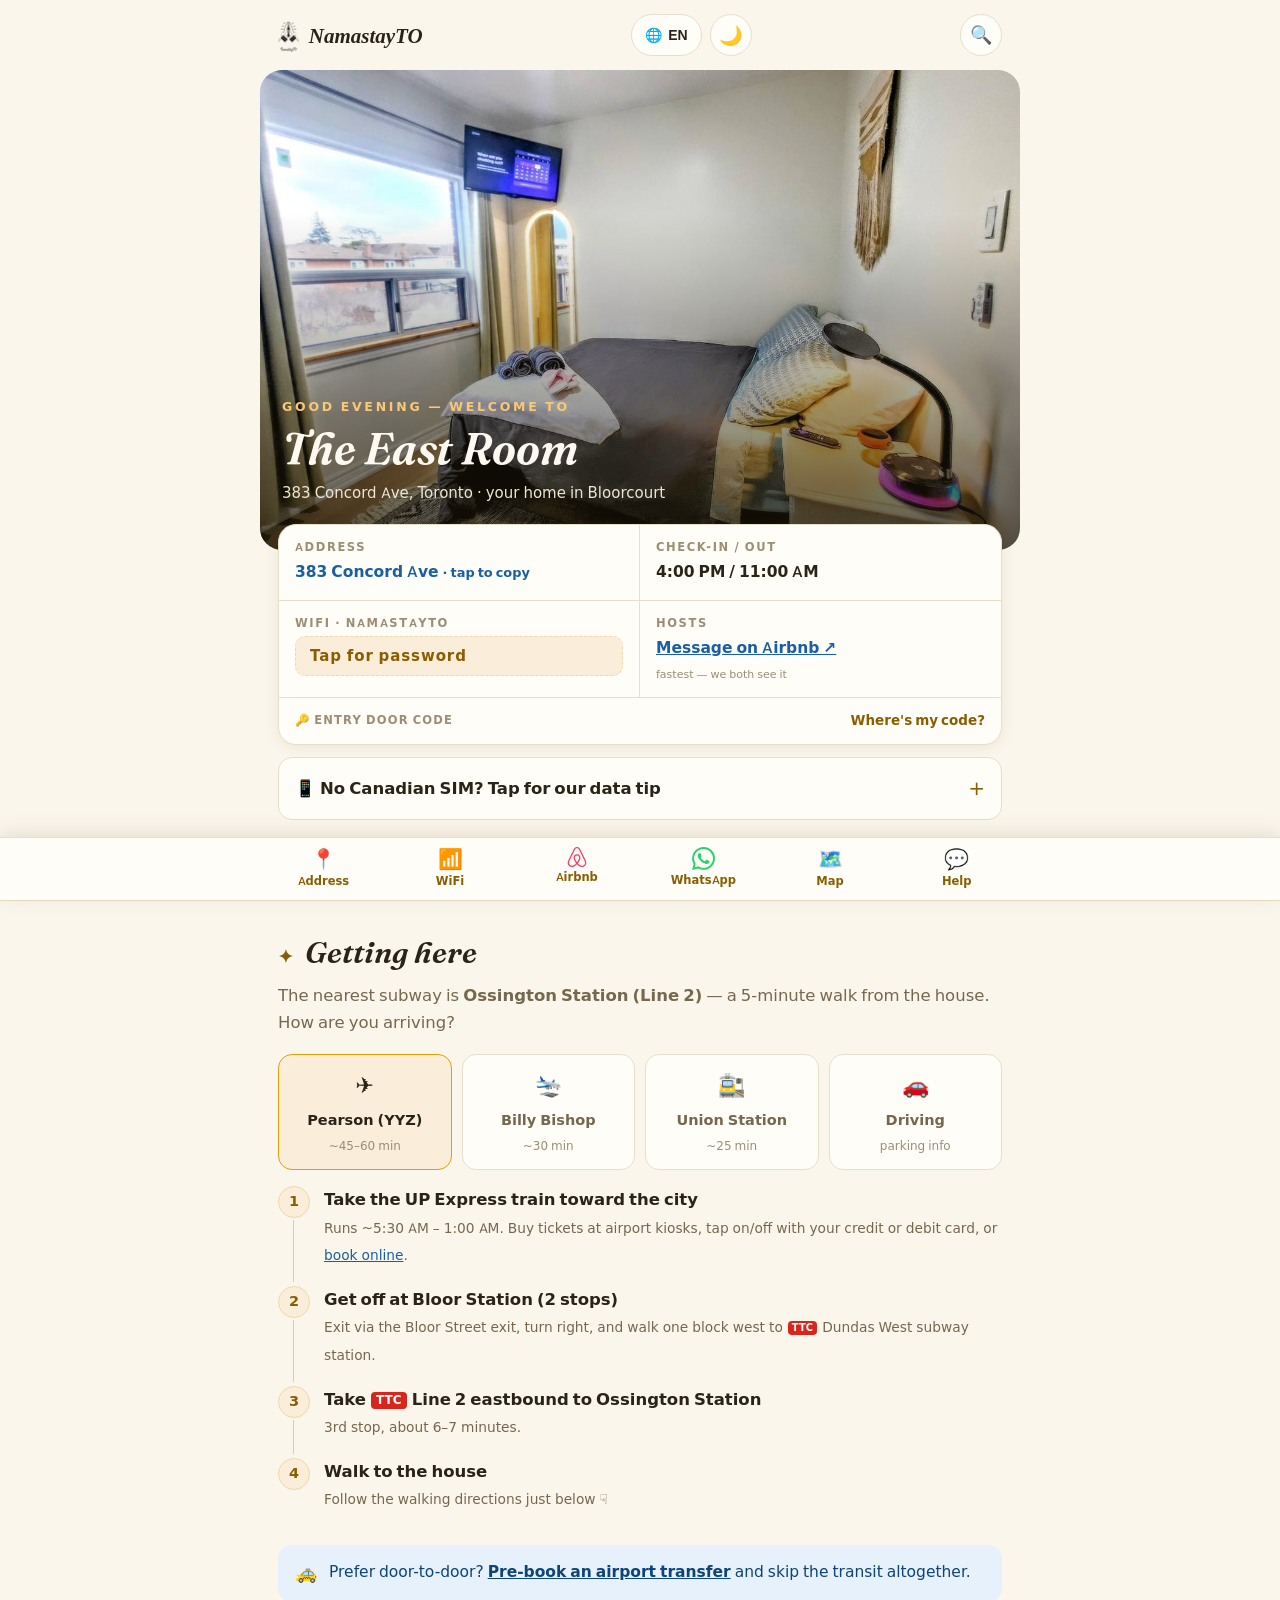
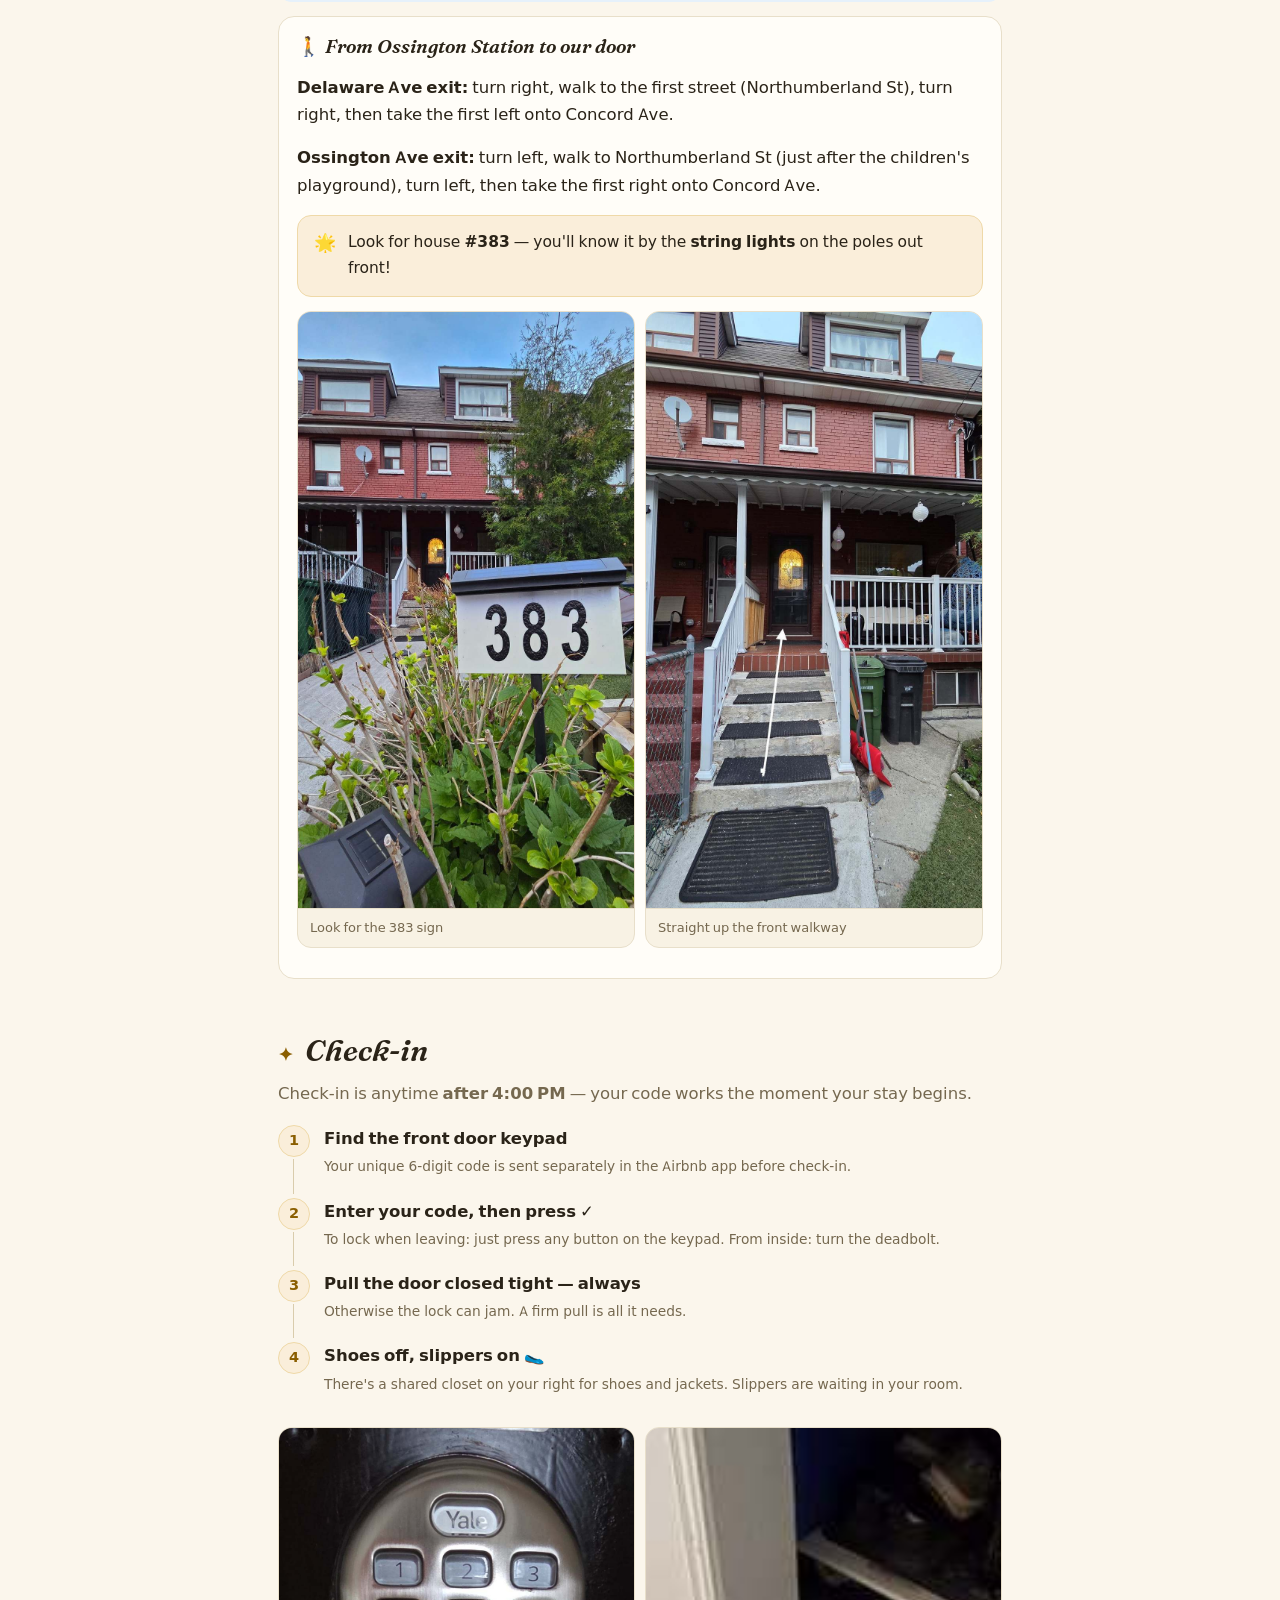
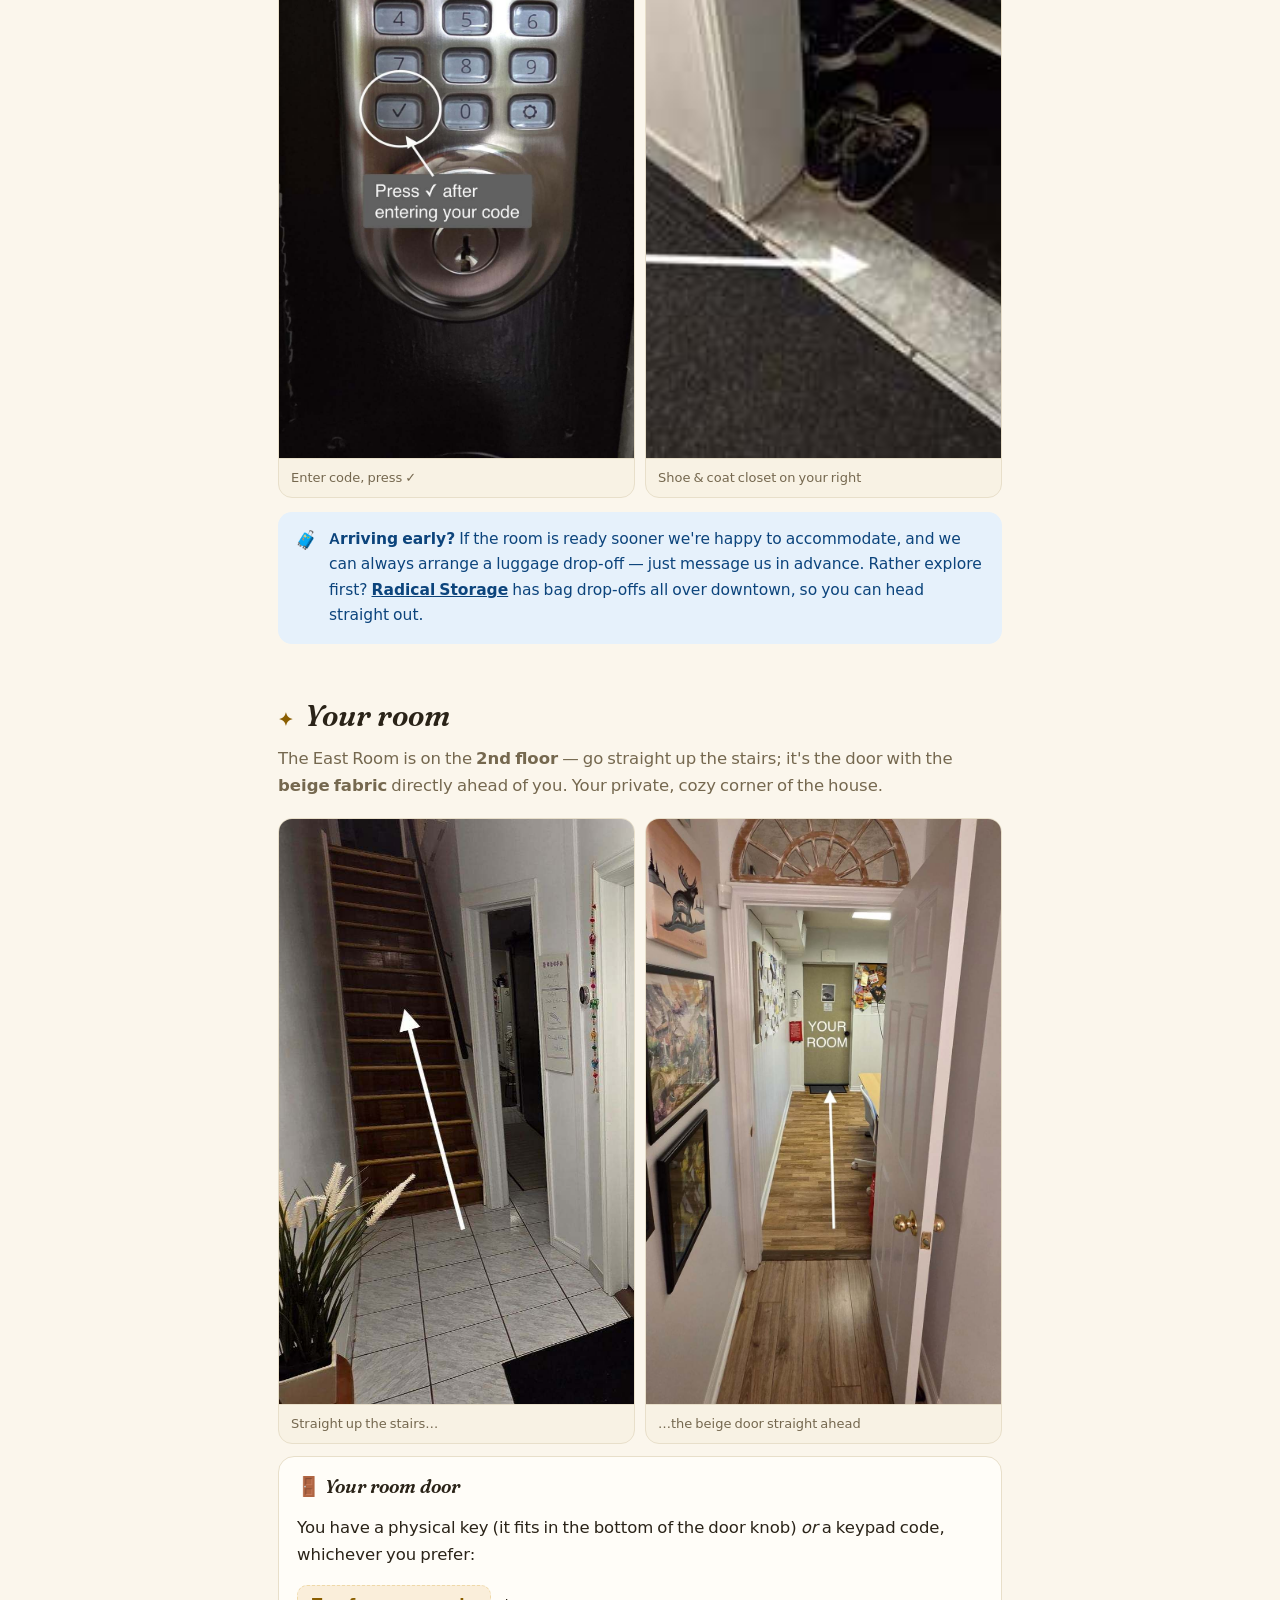
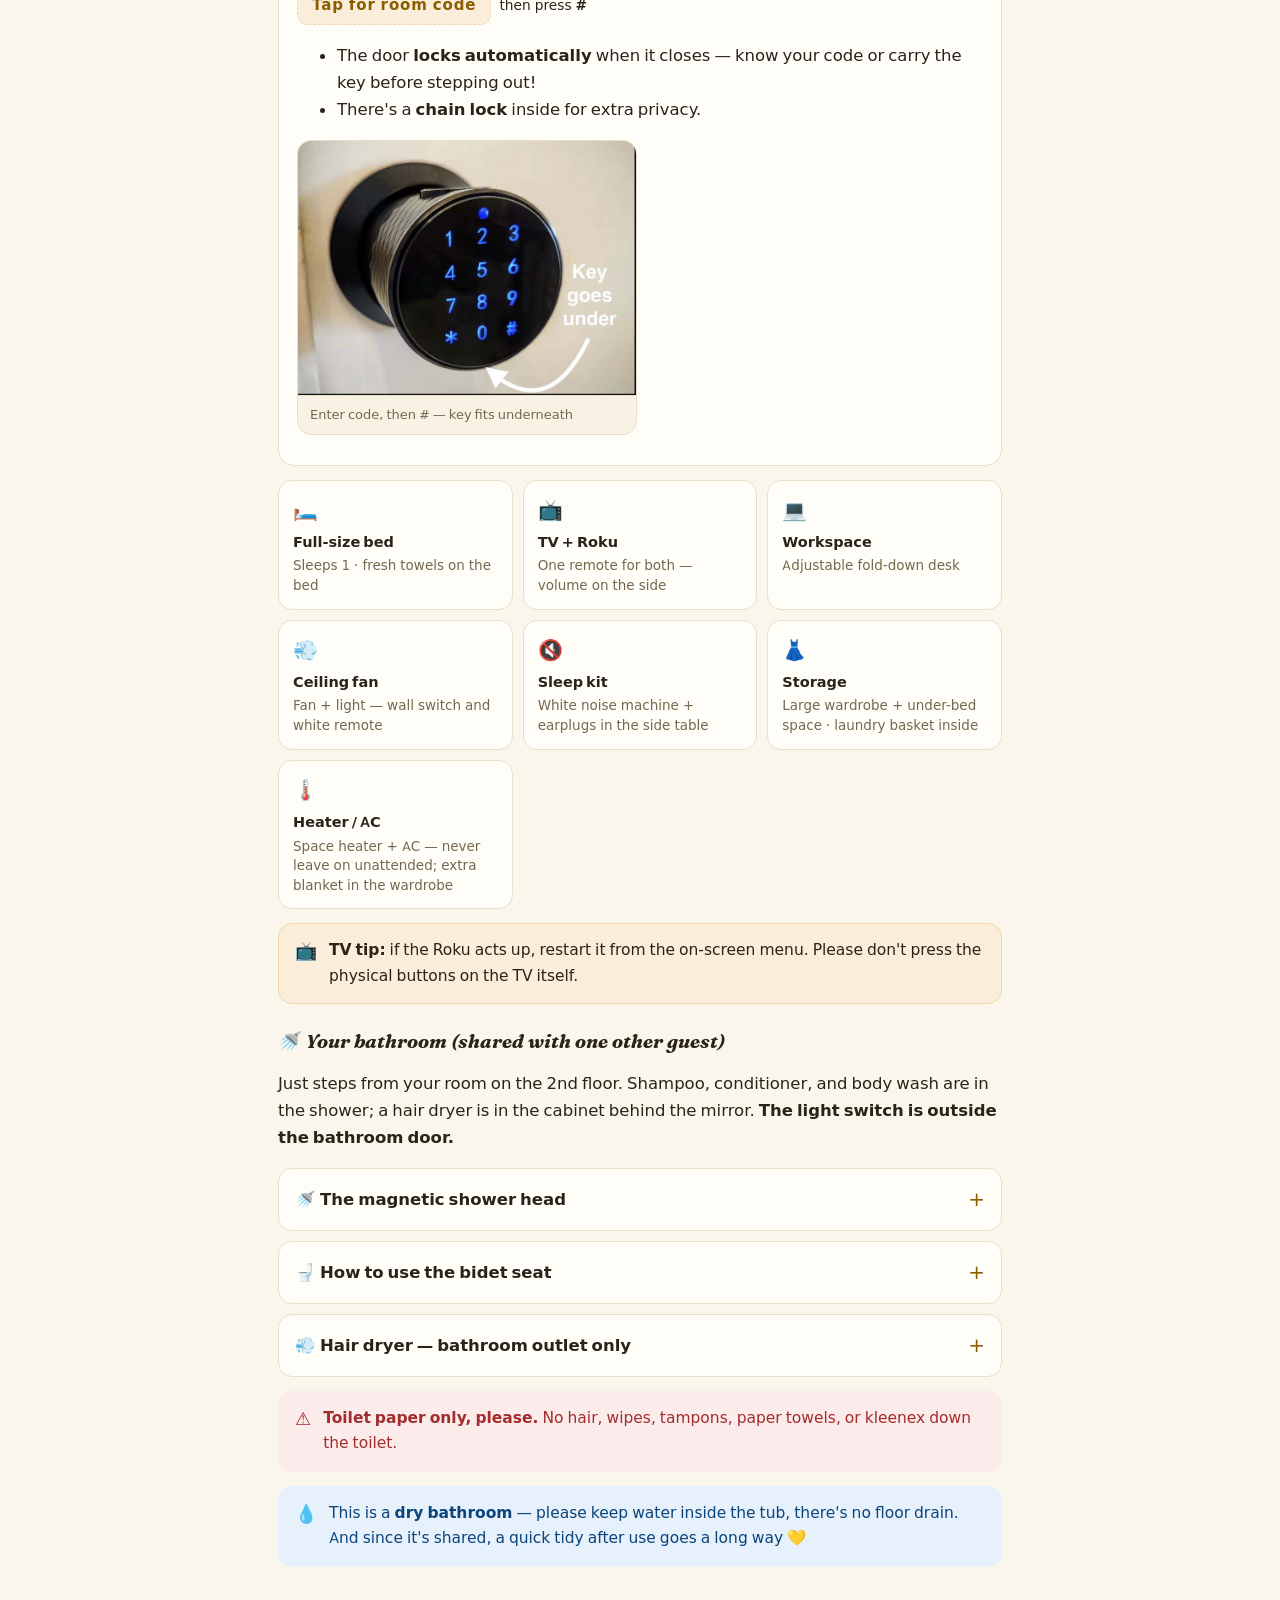
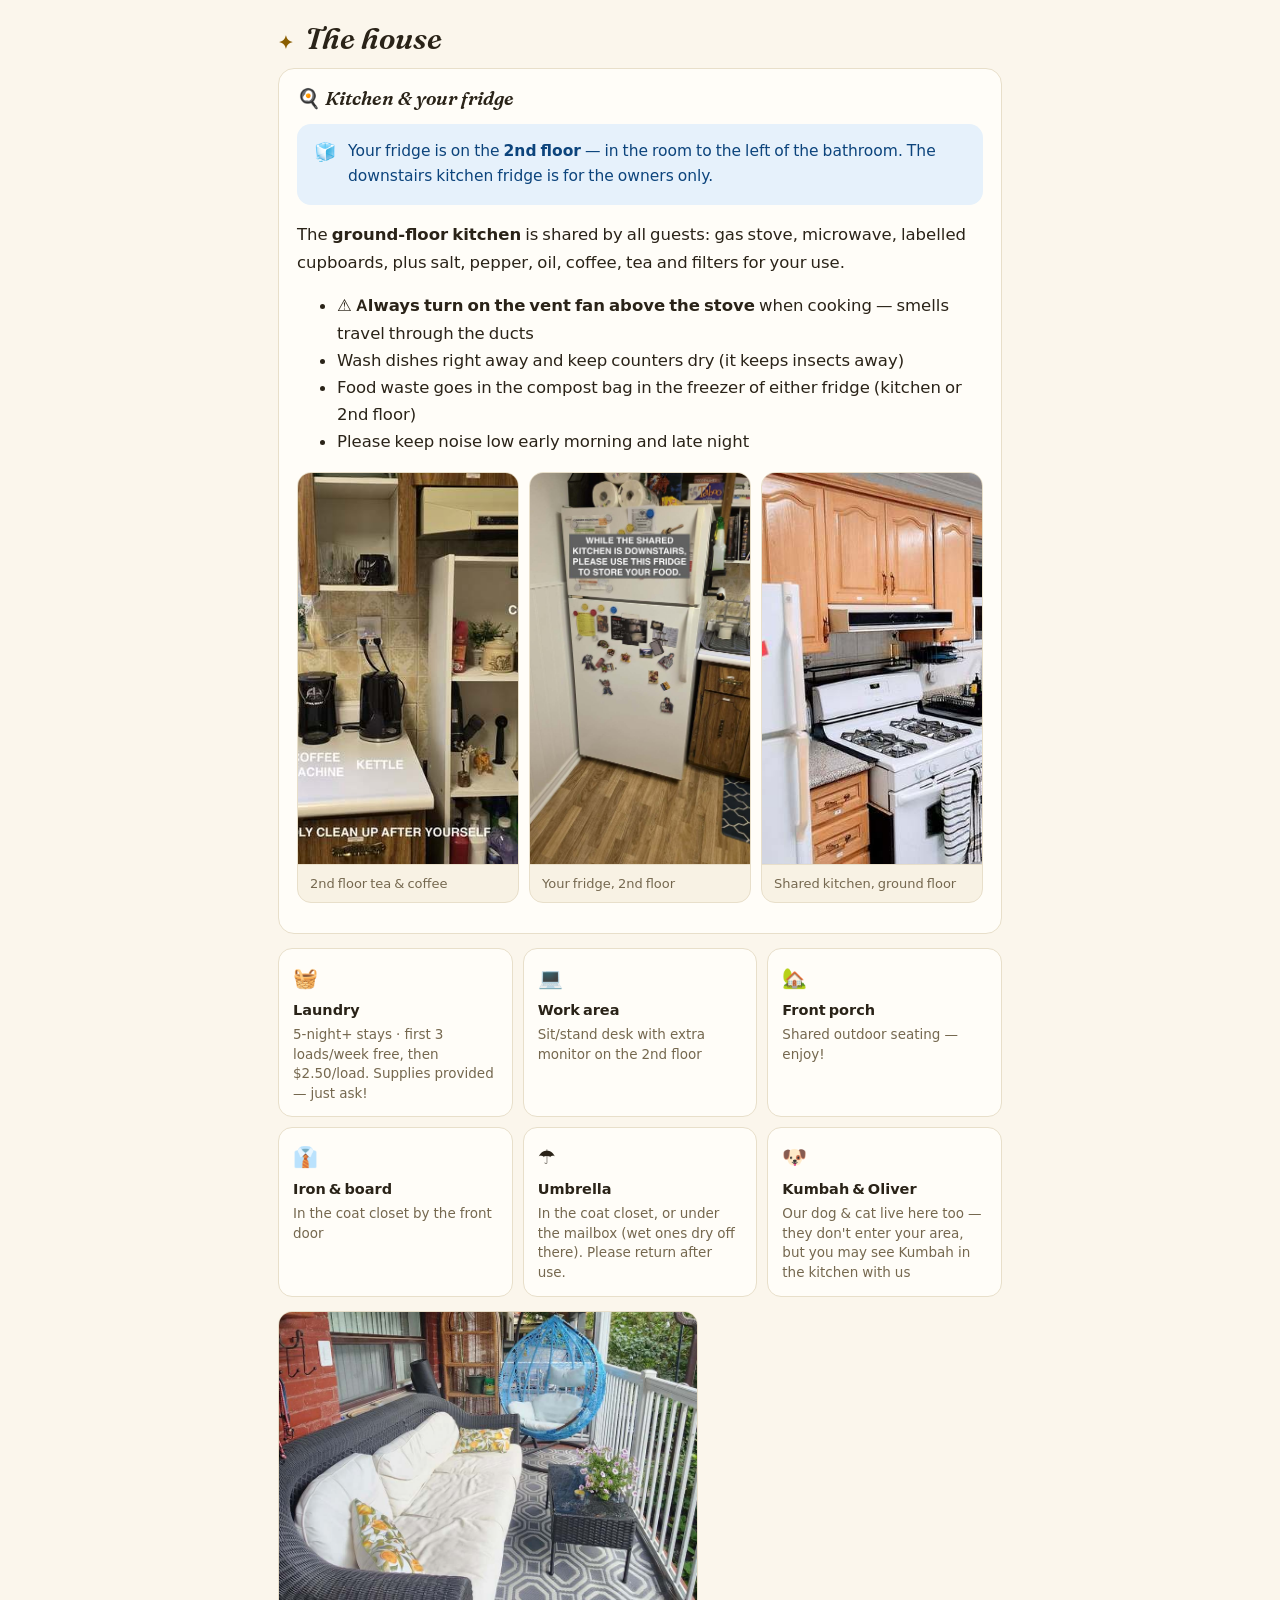
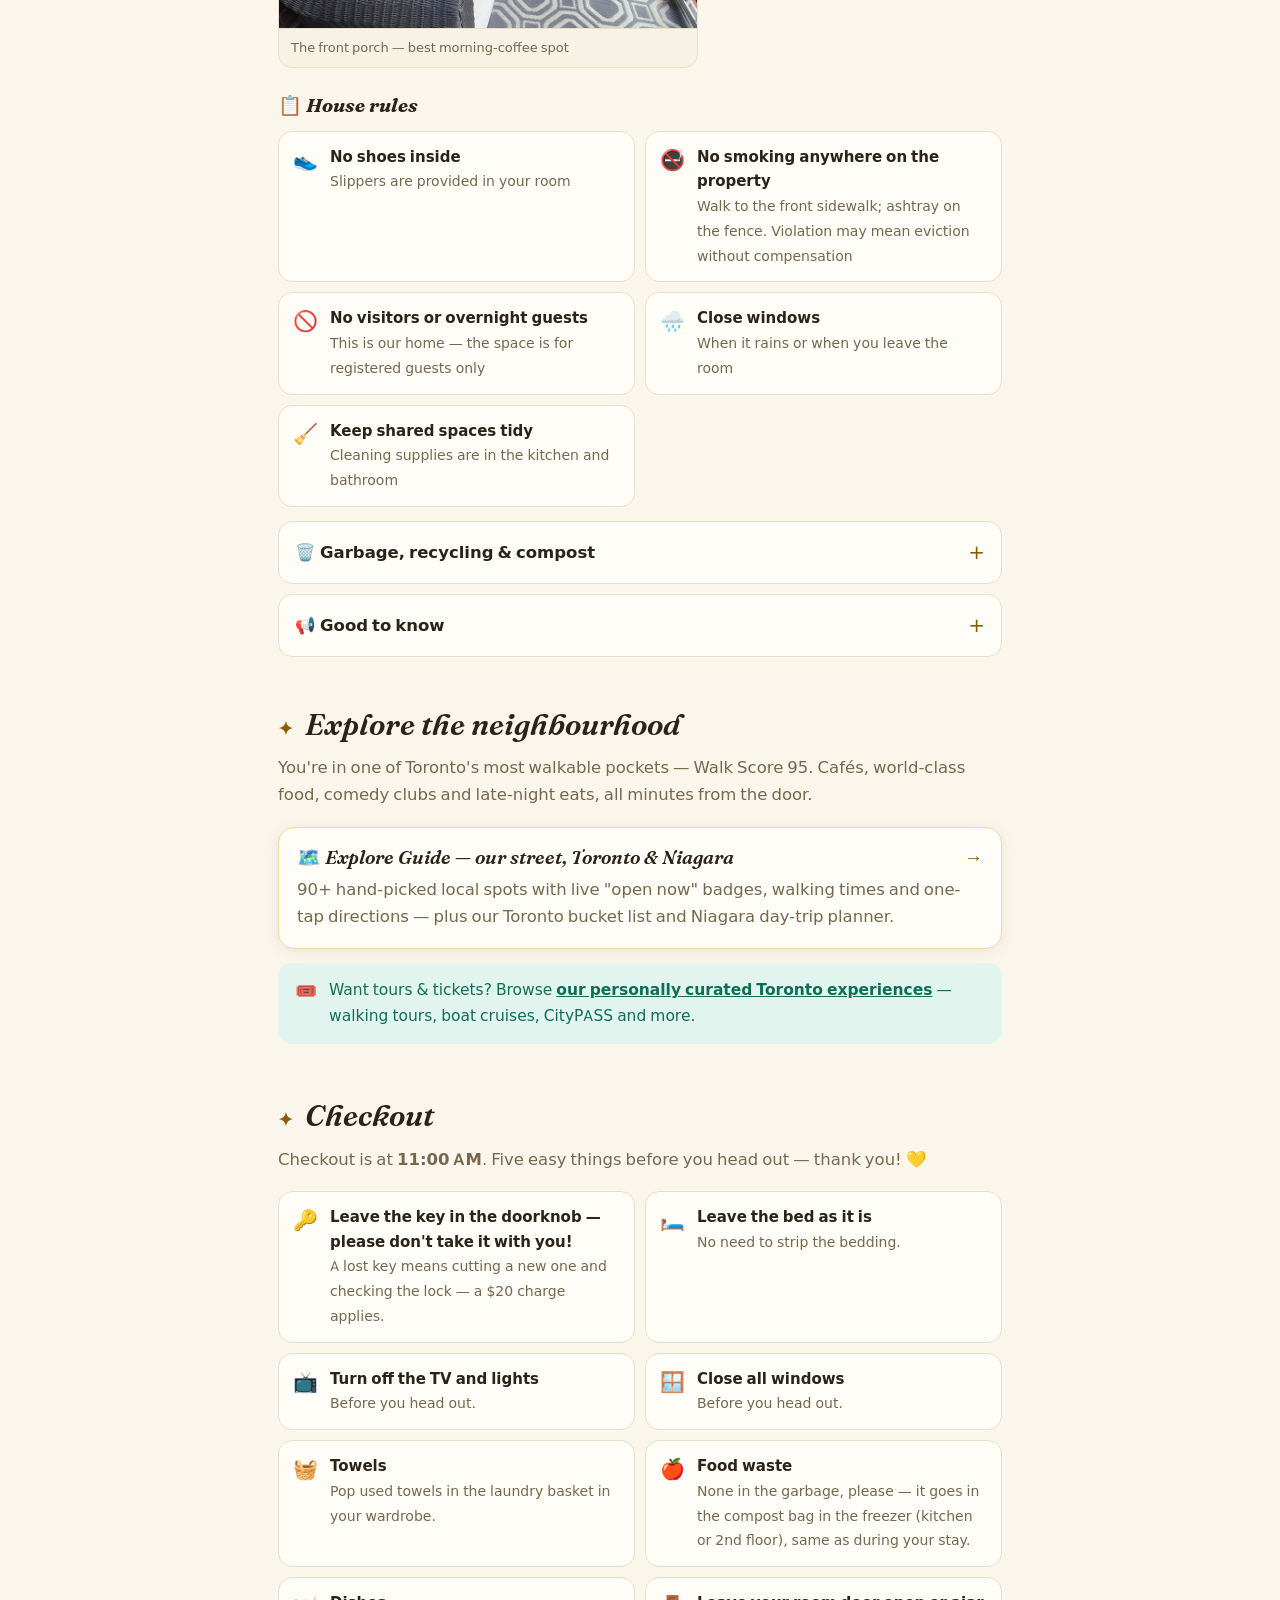
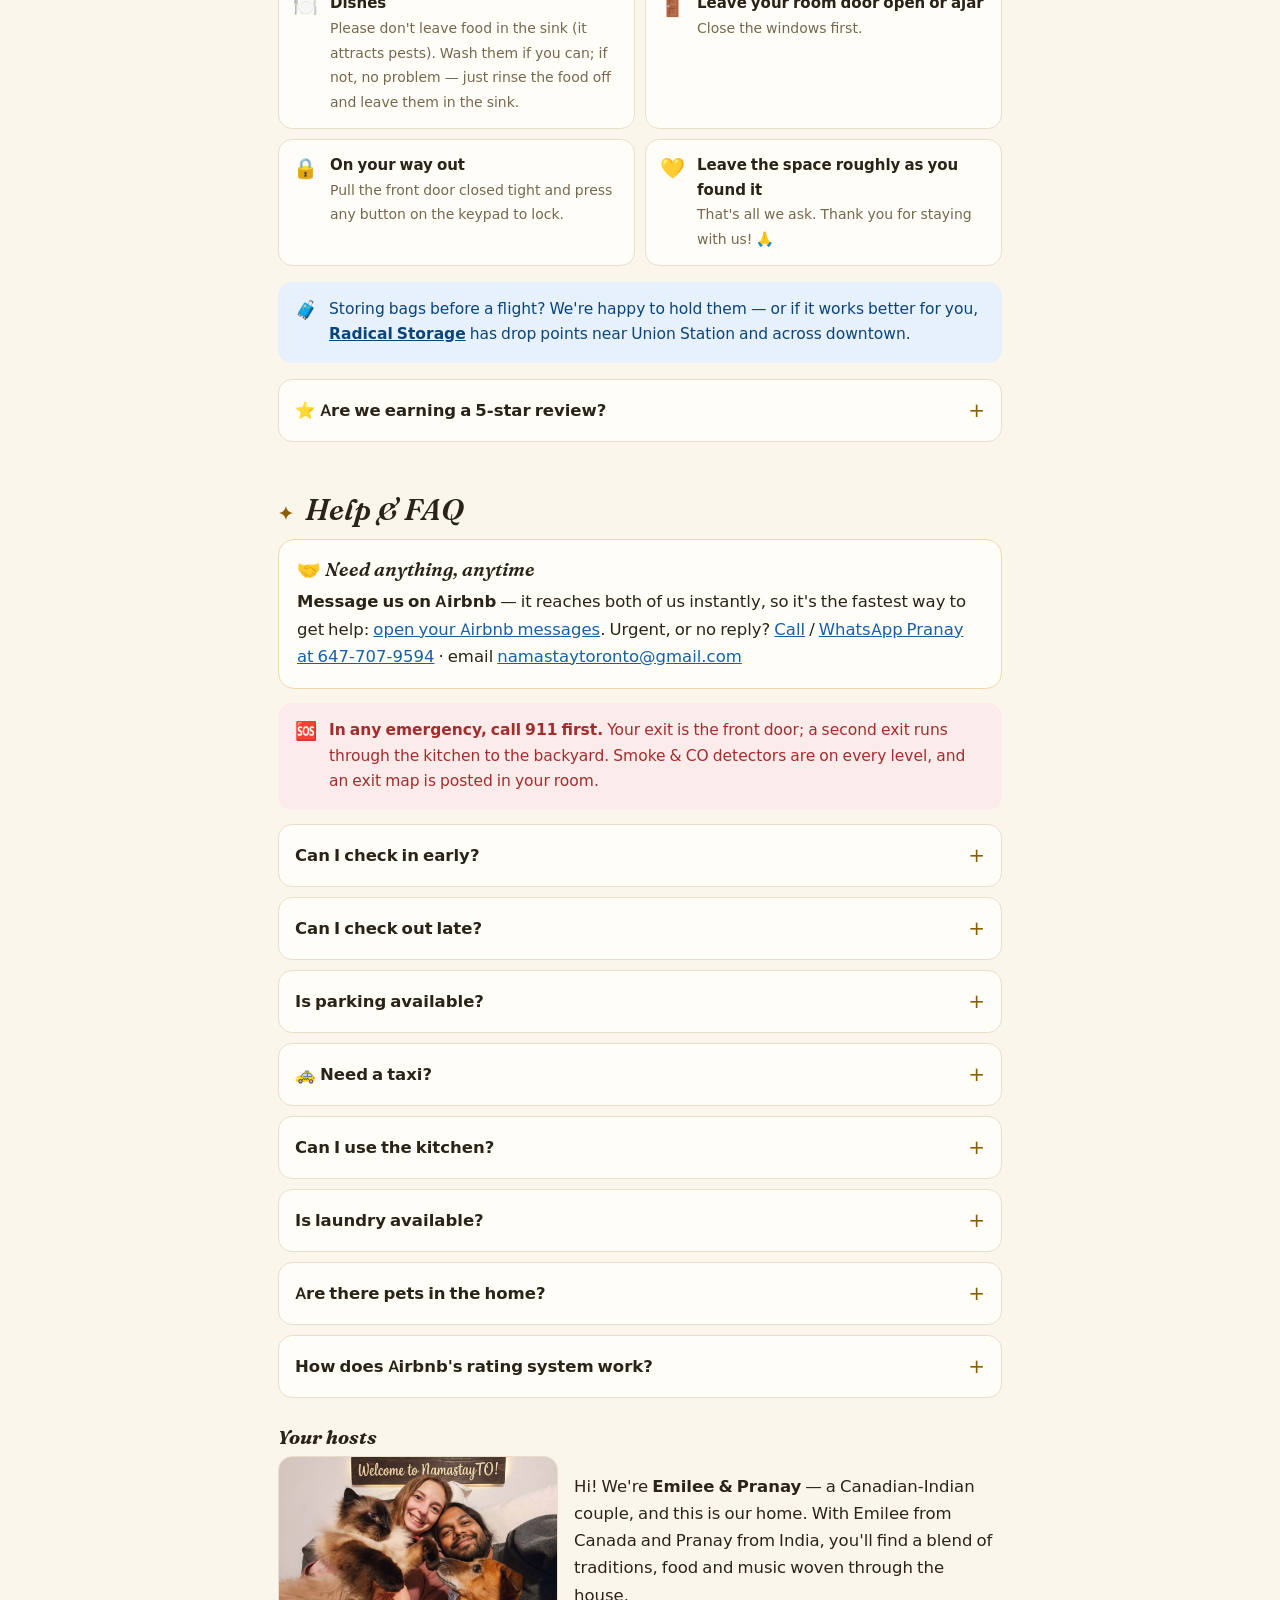
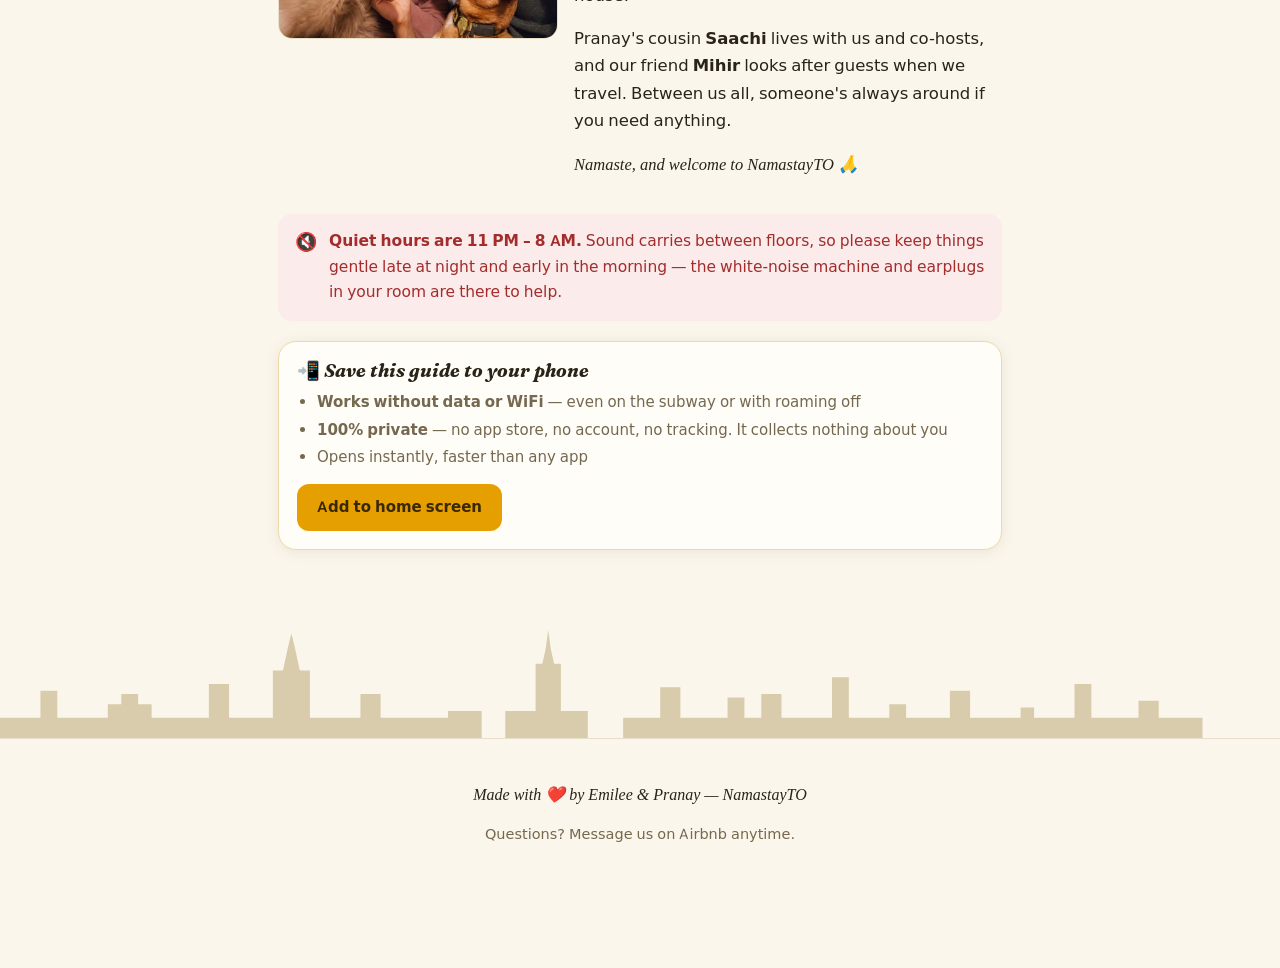
<file: docs/eastroom/index.html>
<!DOCTYPE html>
<html lang="en">
<head>
<meta charset="UTF-8">
<meta name="viewport" content="width=device-width, initial-scale=1">
<meta name="robots" content="noindex, nofollow, noarchive">
<meta name="theme-color" content="#FBF6EC">
<meta name="description" content="Guest guide for your stay at NamastayTO, Toronto.">
<title>The East Room · NamastayTO Guest Guide</title>
<link rel="stylesheet" href="../css/style.css">
<link rel="manifest" href="../manifest-eastroom.webmanifest">
<link rel="icon" href="../assets/img/brand/icon-192.png">
<link rel="apple-touch-icon" href="../assets/img/brand/icon-180.png">
<script>try{var q=new URLSearchParams(location.search).get("theme");var t=q||localStorage.getItem("nsto-theme");if(t)document.documentElement.setAttribute("data-theme",t);}catch(e){}</script>
</head>
<body data-swbase="../">

<header class="topbar">
  <a class="wordmark" href="#top"><img src="../assets/img/brand/logo.png" alt="" width="341" height="558">NamastayTO</a>
  <button class="theme-btn" id="themeBtn" aria-label="Toggle dark mode">🌙</button>
</header>

<div class="hero" id="top">
  <img src="../assets/img/east/hero.jpg" alt="The East Room — bright corner room with full bed, TV and window views" fetchpriority="high" width="1400" height="787">
  <div class="veil"></div>
  <div class="hero-text">
    <p class="eyebrow" data-greet data-i18n="9819fce8">Welcome to</p>
    <h1 data-i18n="6e4edd60">The East Room</h1>
    <p class="sub" data-i18n="109739ff">383 Concord Ave, Toronto · your home in Bloorcourt</p>
  </div>
</div>

<div class="wrap essentials">
  <div class="ess-card">
    <div class="ess-grid">
      <div class="ess-item">
        <span class="ess-label" data-i18n="dd7bf230">Address</span>
        <button class="ess-act" data-copy="383 Concord Ave, Toronto, ON M6H 2P9" data-i18n="68568290">383 Concord Ave <small>· tap to copy</small></button>
      </div>
      <div class="ess-item">
        <span class="ess-label" data-i18n="cd8d7869">Check-in / out</span>
        <span class="ess-value" data-i18n="876ec59f">4:00 PM / 11:00 AM</span>
      </div>
      <div class="ess-item">
        <span class="ess-label" data-i18n="682c6b6d">WiFi · NamastayTO</span>
        <button class="reveal" data-secret="MzgzY29uY29yZA==" data-i18n="2b7e2043">Tap for password</button>
      </div>
      <div class="ess-item">
        <span class="ess-label" data-i18n="81245793">Hosts</span>
        <span class="ess-value" data-i18n="5ef0066b"><a href="https://www.airbnb.com/guest/inbox" target="_blank" rel="noopener">Message on Airbnb ↗</a></span><small class="ess-sub"><span data-i18n="0ae13e34">fastest — we both see it</span></small>
      </div>
    </div>
      <button class="ess-note" type="button">
        <span class="ess-label" data-i18n="5839ff43">🔑 Entry door code</span>
        <span class="ess-note-hint" data-i18n="c37e3979">Where's my code?</span>
        <span class="ess-note-body" hidden data-i18n="ed2027b1">For security, entry door codes are never published in this guide. Your unique front-door code is sent to your Airbnb messages on the morning of check-in. Your room door code is just below in the Check-in section.</span>
      </button>
  </div>
  <details class="howto" style="margin-top:12px"><summary data-i18n="8cb0b314">📱 No Canadian SIM? Tap for our data tip</summary><div class="body"><span data-i18n="50dde0a0">For short stays, we recommend an <a href="https://airalo.tpx.lu/WeMywlPX" target="_blank" rel="noopener">Airalo eSIM</a> — a good balance of cost, convenience and reliability.</span></div></details>
</div>

<div class="hint-strip" id="hintStrip"></div>

<nav class="jnav" aria-label="Guide sections">
  <div class="jnav-inner">
    <a href="#arrive" data-i18n="3a699432">🚕 Getting here</a>
    <a href="#checkin" data-i18n="5c4377aa">🔑 Check-in</a>
    <a href="#room" data-i18n="a9ecf7e2">🛏️ Your room</a>
    <a href="#house" data-i18n="a0445ec6">🏠 The house</a>
    <a href="#explore" data-i18n="e905701a">🗺️ Explore</a>
    <a href="#checkout" data-i18n="929d2830">🧳 Checkout</a>
    <a href="#help" data-i18n="ca2231d9">💬 Help &amp; FAQ</a>
  </div>
</nav>

<section class="section" id="arrive">
  <div class="wrap">
    <h2 data-i18n="2ef09f0a"><span class="orn">✦</span> Getting here</h2>
    <p class="lead" data-i18n="1dd4511e">The nearest subway is <strong>Ossington Station (Line 2)</strong> — a 5-minute walk from the house. How are you arriving?</p>

    <div class="arrive-pick" role="tablist">
      <button data-panel="p-pearson" class="on" data-i18n="58febb0c"><span class="big">✈️</span>Pearson (YYZ)<small>~45–60 min</small></button>
      <button data-panel="p-billy" data-i18n="faf9747e"><span class="big">🛬</span>Billy Bishop<small>~30 min</small></button>
      <button data-panel="p-union" data-i18n="ce18eb0f"><span class="big">🚉</span>Union Station<small>~25 min</small></button>
      <button data-panel="p-car" data-i18n="1cf27e83"><span class="big">🚗</span>Driving<small>parking info</small></button>
    </div>

    <div class="arrive-panel on" id="p-pearson">
      <ol class="steps">
        <li data-i18n="7150dbb1"><b>Take the UP Express train toward the city</b><small>Runs ~5:30 AM – 1:00 AM. Buy tickets at airport kiosks, tap on/off with your credit or debit card, or <a href="https://www.upexpress.com/Fares" target="_blank" rel="noopener">book online</a>.</small></li>
        <li data-i18n="cac01659"><b>Get off at Bloor Station (2 stops)</b><small>Exit via the Bloor Street exit, turn right, and walk one block west to <span class="ttc">TTC</span> Dundas West subway station.</small></li>
        <li data-i18n="bdba30ab"><b>Take <span class="ttc">TTC</span> Line 2 eastbound to Ossington Station</b><small>3rd stop, about 6–7 minutes.</small></li>
        <li data-i18n="87737cef"><b>Walk to the house</b><small>Follow the walking directions just below ☟</small></li>
      </ol>
      <div class="callout info"><span class="ico">🚕</span><span data-i18n="934e94e5">Prefer door-to-door? <a href="https://tpx.lu/IW81zDSi" target="_blank" rel="noopener">Pre-book an airport transfer</a> and skip the transit altogether.</span></div>
    </div>
    <div class="arrive-panel" id="p-billy">
      <ol class="steps">
        <li data-i18n="176db125"><b>Walk along Eireann Quay to Fleet St at Bathurst St</b><small>The streetcar stop is right where the airport walkway meets the city.</small></li>
        <li data-i18n="7b231f60"><b>Take the <span class="ttc">TTC</span> 511 Bathurst streetcar north to Bathurst Station</b></li>
        <li data-i18n="8099c9b9"><b>Take <span class="ttc">TTC</span> Line 2 westbound to Ossington Station</b><small>2nd stop, about 4 minutes.</small></li>
        <li data-i18n="87737cef"><b>Walk to the house</b><small>Follow the walking directions just below ☟</small></li>
      </ol>
      <div class="callout info"><span class="ico">🚕</span><span data-i18n="934e94e5">Prefer door-to-door? <a href="https://tpx.lu/IW81zDSi" target="_blank" rel="noopener">Pre-book an airport transfer</a> and skip the transit altogether.</span></div>
    </div>
    <div class="arrive-panel" id="p-union">
      <ol class="steps">
        <li data-i18n="904b2daa"><b>Follow signs to the TTC and take Line 1 northbound (University) to St. George station</b><small>6th stop, about 13 minutes. Tap on with a credit/debit card or buy a ticket at the machines.</small></li>
        <li data-i18n="4dbd9995"><b>Transfer to <span class="ttc">TTC</span> Line 2 westbound and ride to Ossington Station</b><small>4th stop, about 7 minutes.</small></li>
        <li data-i18n="87737cef"><b>Walk to the house</b><small>Follow the walking directions just below ☟</small></li>
      </ol>
    </div>
    <div class="arrive-panel" id="p-car">
      <p data-i18n="9d3c81f2"><strong>Concord Ave is a one-way street running south</strong> — approach from Dupont St or Hallam St heading south. A taxi or Uber can drop you right at the front door.</p>
      <div class="card">
        <h3 data-i18n="df114331">🅿️ Street parking permit (recommended)</h3>
        <p data-i18n="706c6e98">You can usually find a spot right on Concord Avenue with a city permit — <a href="https://secure.toronto.ca/wes/eTPP/welcome.do" target="_blank" rel="noopener">buy it online here</a>. If you'd like it printed, email the permit to us at <a href="mailto:namastaytoronto@gmail.com">namastaytoronto@gmail.com</a> and let us know you've done so, and we'll print it for you.</p>
        <table class="mini-table">
          <tr><th data-i18n="e02d2ae0">Duration</th><th data-i18n="20b4f77b">Cost</th></tr>
          <tr><td data-i18n="e1f57d0c">24 hours</td><td data-i18n="255a3ad9">CAD $21.46</td></tr>
          <tr><td data-i18n="b0098369">48 hours</td><td data-i18n="b6f10e90">CAD $31.02</td></tr>
          <tr><td data-i18n="705fbbd6">1 week</td><td data-i18n="d53136a8">CAD $46.51</td></tr>
        </table>
      </div>
      <div class="card">
        <h3 data-i18n="4f985855">🅿️ Green P parking lot — 745 Ossington Ave</h3>
        <p data-i18n="300ffdb0">Around the corner. Day max (7am–6pm) $11.00 · night max (6pm–7am) $8.00 · $2.00 per 30 min.</p>
      </div>
      <div class="callout info"><span class="ico">🚗</span><span data-i18n="dcf34443">Thinking of renting a car for day trips — Niagara, wine country? <!-- AFF-PLACEHOLDER: discovercars --><a href="https://www.discovercars.com/?a_aid=pranaynichani" target="_blank" rel="noopener">Discover Cars</a> compares all the major rental brands in one search — and the parking info above covers rentals too.</span></div>
    </div>

    <div class="card">
      <h3 data-i18n="ef65307d">🚶 From Ossington Station to our door</h3>
      <p data-i18n="04b58b0d"><strong>Delaware Ave exit:</strong> turn right, walk to the first street (Northumberland St), turn right, then take the first left onto Concord Ave.</p>
      <p data-i18n="6802bcef"><strong>Ossington Ave exit:</strong> turn left, walk to Northumberland St (just after the children's playground), turn left, then take the first right onto Concord Ave.</p>
      <div class="callout gold"><span class="ico">🌟</span><span data-i18n="10b2f498">Look for house <strong>#383</strong> — you'll know it by the <strong>string lights</strong> on the poles out front!</span></div>
      <div class="ph-row">
        <figure class="ph"><img src="../assets/img/shared/house-front.jpg" alt="Front of 383 Concord Ave with the 383 house number sign" loading="lazy" width="900" height="1598"><figcaption data-i18n="89ddf12b">Look for the 383 sign</figcaption></figure>
        <figure class="ph"><img src="../assets/img/shared/front-walkway.jpg" alt="Walkway leading to the front door" loading="lazy" width="900" height="1598"><figcaption data-i18n="e0056447">Straight up the front walkway</figcaption></figure>
      </div>
    </div>
  </div>
</section>

<section class="section" id="checkin">
  <div class="wrap">
    <h2 data-i18n="cd5a8145"><span class="orn">✦</span> Check-in</h2>
    <p class="lead" data-i18n="88412a55">Check-in is anytime <strong>after 4:00 PM</strong> — your code works the moment your stay begins.</p>
    <ol class="steps">
      <li data-i18n="003152cf"><b>Find the front door keypad</b><small>Your unique 6-digit code is sent separately in the Airbnb app before check-in.</small></li>
      <li data-i18n="bf91ffce"><b>Enter your code, then press ✓</b><small>To lock when leaving: just press any button on the keypad. From inside: turn the deadbolt.</small></li>
      <li data-i18n="b3356bf6"><b>Pull the door closed tight — always</b><small>Otherwise the lock can jam. A firm pull is all it needs.</small></li>
      <li data-i18n="237ab454"><b>Shoes off, slippers on 🥿</b><small>There's a shared closet on your right for shoes and jackets. Slippers are waiting in your room.</small></li>
    </ol>
    <div class="ph-row">
      <figure class="ph"><img src="../assets/img/shared/frontdoor-keypad.jpg" alt="Front door Yale keypad — press the check mark after entering your code" loading="lazy" width="900" height="1598"><figcaption data-i18n="cbcf534a">Enter code, press ✓</figcaption></figure>
      <figure class="ph"><img src="../assets/img/shared/entry-closet.jpg" alt="Entry closet for shoes and jackets" loading="lazy" width="900" height="269"><figcaption data-i18n="c14a911e">Shoe &amp; coat closet on your right</figcaption></figure>
    </div>
    <div class="callout info"><span class="ico">🧳</span><span data-i18n="71e46d21"><strong>Arriving early?</strong> If the room is ready sooner we're happy to accommodate, and we can always arrange a luggage drop-off — just message us in advance. Rather explore first? <a href="https://radicalstorage.tpx.lu/o0KPYVe5" target="_blank" rel="noopener">Radical Storage</a> has bag drop-offs all over downtown, so you can head straight out.</span></div>
  </div>
</section>

<section class="section" id="room">
  <div class="wrap">
    <h2 data-i18n="997bd112"><span class="orn">✦</span> Your room</h2>
    <p class="lead" data-i18n="aa2c8410">The East Room is on the <strong>2nd floor</strong> — go straight up the stairs; it's the door with the <strong>beige fabric</strong> directly ahead of you. Your private, cozy corner of the house.</p>
    <div class="ph-row">
      <figure class="ph"><img src="../assets/img/shared/stairs-up.jpg" alt="Stairs to the second floor" loading="lazy" width="676" height="1020"><figcaption data-i18n="98fe3773">Straight up the stairs…</figcaption></figure>
      <figure class="ph"><img src="../assets/img/east/hall-door.jpg" alt="Hallway leading to the East Room door" loading="lazy" width="900" height="1485"><figcaption data-i18n="4585975c">…the beige door straight ahead</figcaption></figure>
    </div>

    <div class="card">
      <h3 data-i18n="1f977076">🚪 Your room door</h3>
      <p data-i18n="9063f4e2">You have a physical key (it fits in the bottom of the door knob) <em>or</em> a keypad code, whichever you prefer:</p>
      <p data-i18n="8d3001d1"><button class="reveal" data-secret="MzgzMDAw">Tap for room code</button> &nbsp;<small>then press <strong>#</strong></small></p>
      <ul>
        <li data-i18n="3932a0de">The door <strong>locks automatically</strong> when it closes — know your code or carry the key before stepping out!</li>
        <li data-i18n="5e290acc">There's a <strong>chain lock</strong> inside for extra privacy.</li>
      </ul>
      <figure class="ph" style="max-width:340px"><img src="../assets/img/shared/room-door-knob.jpg" alt="Room door keypad — the key goes under the keypad" loading="lazy" width="800" height="601"><figcaption data-i18n="aa343471">Enter code, then # — key fits underneath</figcaption></figure>
    </div>

    <div class="facts">
      <div class="fact"><div class="f-ico">🛏️</div><div class="f-t" data-i18n="3dff195d">Full-size bed</div><div class="f-d" data-i18n="894ac1fc">Sleeps 1 · fresh towels on the bed</div></div>
      <div class="fact"><div class="f-ico">📺</div><div class="f-t" data-i18n="9676a5ed">TV + Roku</div><div class="f-d" data-i18n="a0807cbb">One remote for both — volume on the side</div></div>
      <div class="fact"><div class="f-ico">💻</div><div class="f-t" data-i18n="03a21915">Workspace</div><div class="f-d" data-i18n="46b735f3">Adjustable fold-down desk</div></div>
      <div class="fact"><div class="f-ico">💨</div><div class="f-t" data-i18n="6b93bbb4">Ceiling fan</div><div class="f-d" data-i18n="9080d104">Fan + light — wall switch and white remote</div></div>
      <div class="fact"><div class="f-ico">🔇</div><div class="f-t" data-i18n="ebd69cae">Sleep kit</div><div class="f-d" data-i18n="15bebe6e">White noise machine + earplugs in the side table</div></div>
      <div class="fact"><div class="f-ico">👗</div><div class="f-t" data-i18n="8c4aa541">Storage</div><div class="f-d" data-i18n="92572637">Large wardrobe + under-bed space · laundry basket inside</div></div>
      <div class="fact"><div class="f-ico">🌡️</div><div class="f-t" data-i18n="8d179331">Heater / AC</div><div class="f-d" data-i18n="a194c8b0">Space heater + AC — never leave on unattended; extra blanket in the wardrobe</div></div>
    </div>
    <div class="callout gold"><span class="ico">📺</span><span data-i18n="b40a4aa0"><strong>TV tip:</strong> if the Roku acts up, restart it from the on-screen menu. Please don't press the physical buttons on the TV itself.</span></div>

    <h3 style="margin-top:26px" data-i18n="aae55115">🚿 Your bathroom (shared with one other guest)</h3>
    <p data-i18n="e1375dd8">Just steps from your room on the 2nd floor. Shampoo, conditioner, and body wash are in the shower; a hair dryer is in the cabinet behind the mirror. <strong>The light switch is outside the bathroom door.</strong></p>
    <details class="howto">
      <summary data-i18n="7fa3bed1">🚿 The magnetic shower head</summary>
      <div class="body">
        <p data-i18n="5390282a">Six spray settings — press the button on the head to cycle through. It snaps in and out of its magnetic dock.</p>
        <figure class="ph" style="max-width:300px"><img src="../assets/img/shared/shower-head.jpg" alt="Magnetic shower head" loading="lazy" width="706" height="900"></figure>
      </div>
    </details>
    <details class="howto">
      <summary data-i18n="65d59a24">🚽 How to use the bidet seat</summary>
      <div class="body">
        <ol>
          <li data-i18n="70614225">After using the toilet, find the control on the <strong>right side of the seat</strong></li>
          <li data-i18n="497aa1a7">Tilt it toward the <strong>person symbol</strong> to start the spray</li>
          <li data-i18n="963d5d74">Clean up, then tilt it back to neutral</li>
        </ol>
        <figure class="ph" style="max-width:300px"><img src="../assets/img/shared/bidet-control.jpg" alt="Bidet control on the toilet seat" loading="lazy" width="518" height="674"></figure>
      </div>
    </details>
    <details class="howto">
      <summary data-i18n="4d046b9b">💨 Hair dryer — bathroom outlet only</summary>
      <div class="body">
        <p data-i18n="745668f0">Please use the hair dryer plugged into the <strong>bathroom outlet only</strong> — not in your room.</p>
        <figure class="ph" style="max-width:300px"><img src="../assets/img/shared/hairdryer-sign.jpg" alt="Sign: please use the hair dryer plugged into the bathroom outlet only" loading="lazy" width="531" height="696"></figure>
      </div>
    </details>
    <div class="callout warn"><span class="ico">⚠️</span><span data-i18n="59804078"><strong>Toilet paper only, please.</strong> No hair, wipes, tampons, paper towels, or kleenex down the toilet.</span></div>
    <div class="callout info"><span class="ico">💧</span><span data-i18n="1ab05756">This is a <strong>dry bathroom</strong> — please keep water inside the tub, there's no floor drain. And since it's shared, a quick tidy after use goes a long way 💛</span></div>
  </div>
</section>

<section class="section" id="house">
  <div class="wrap">
    <h2 data-i18n="6be711d9"><span class="orn">✦</span> The house</h2>

    <div class="card">
      <h3 data-i18n="6cf33fb7">🍳 Kitchen &amp; your fridge</h3>
      <div class="callout info"><span class="ico">🧊</span><span data-i18n="2c7cd978">Your fridge is on the <strong>2nd floor</strong> — in the room to the left of the bathroom. The downstairs kitchen fridge is for the owners only.</span></div>
      <p data-i18n="34382721">The <strong>ground-floor kitchen</strong> is shared by all guests: gas stove, microwave, labelled cupboards, plus salt, pepper, oil, coffee, tea and filters for your use.</p>
      <ul>
        <li data-i18n="3d2301c4">⚠️ <strong>Always turn on the vent fan above the stove</strong> when cooking — smells travel through the ducts</li>
        <li data-i18n="af8d0741">Wash dishes right away and keep counters dry (it keeps insects away)</li>
        <li data-i18n="cc2b63cf">Food waste goes in the compost bag in the freezer of either fridge (kitchen or 2nd floor)</li>
        <li data-i18n="772686ab">Please keep noise low early morning and late night</li>
      </ul>
      <div class="ph-row3">
        <figure class="ph"><img src="../assets/img/shared/tea-coffee-2f.jpg" alt="Second floor tea, coffee and water station" loading="lazy" width="900" height="506"><figcaption data-i18n="1f3f8cb8">2nd floor tea &amp; coffee</figcaption></figure>
        <figure class="ph"><img src="../assets/img/shared/fridge-2f.jpg" alt="Second floor guest fridge" loading="lazy" width="900" height="1598"><figcaption data-i18n="c780e959">Your fridge, 2nd floor</figcaption></figure>
        <figure class="ph"><img src="../assets/img/shared/kitchen-main.jpg" alt="Shared ground floor kitchen" loading="lazy" width="900" height="505"><figcaption data-i18n="9f4d62d8">Shared kitchen, ground floor</figcaption></figure>
      </div>
    </div>

    <div class="facts">
      <div class="fact"><div class="f-ico">🧺</div><div class="f-t" data-i18n="51f0cc41">Laundry</div><div class="f-d" data-i18n="c29ee882">5-night+ stays · first 3 loads/week free, then $2.50/load. Supplies provided — just ask!</div></div>
      <div class="fact"><div class="f-ico">💻</div><div class="f-t" data-i18n="9c31e3cb">Work area</div><div class="f-d" data-i18n="f3c4162d">Sit/stand desk with extra monitor on the 2nd floor</div></div>
      <div class="fact"><div class="f-ico">🏡</div><div class="f-t" data-i18n="a58b436b">Front porch</div><div class="f-d" data-i18n="a85d5e6c">Shared outdoor seating — enjoy!</div></div>
      <div class="fact"><div class="f-ico">👔</div><div class="f-t" data-i18n="a3c38606">Iron &amp; board</div><div class="f-d" data-i18n="d6988e33">In the coat closet by the front door</div></div>
      <div class="fact"><div class="f-ico">☂️</div><div class="f-t" data-i18n="91e0703a">Umbrella</div><div class="f-d" data-i18n="7680fb81">In the coat closet, or under the mailbox (wet ones dry off there). Please return after use.</div></div>
      <div class="fact"><div class="f-ico">🐶</div><div class="f-t" data-i18n="4978211d">Kumbah &amp; Oliver</div><div class="f-d" data-i18n="25ee3176">Our dog &amp; cat live here too — they don't enter your area, but you may see Kumbah in the kitchen with us</div></div>
    </div>
    <figure class="ph" style="max-width:420px"><img src="../assets/img/shared/porch.jpg" alt="Front porch with outdoor seating and hanging chair" loading="lazy" width="900" height="682"><figcaption data-i18n="e03d2882">The front porch — best morning-coffee spot</figcaption></figure>

    <h3 style="margin-top:26px" data-i18n="904be18a">📋 House rules</h3>
    <div class="rules">
      <div class="rule"><span class="r-ico">👟</span><div><b data-i18n="c99a52d0">No shoes inside</b><span data-i18n="9d334c59">Slippers are provided in your room</span></div></div>
      <div class="rule"><span class="r-ico">🚭</span><div><b data-i18n="7d95d012">No smoking anywhere on the property</b><span data-i18n="c932e271">Walk to the front sidewalk; ashtray on the fence. Violation may mean eviction without compensation</span></div></div>
      <div class="rule"><span class="r-ico">🚫</span><div><b data-i18n="8dd4eee7">No visitors or overnight guests</b><span data-i18n="886ef08d">This is our home — the space is for registered guests only</span></div></div>
      <div class="rule"><span class="r-ico">🌧️</span><div><b data-i18n="a86a614a">Close windows</b><span data-i18n="4cdd6c40">When it rains or when you leave the room</span></div></div>
      <div class="rule"><span class="r-ico">🧹</span><div><b data-i18n="436a0f3b">Keep shared spaces tidy</b><span data-i18n="5eac70c4">Cleaning supplies are in the kitchen and bathroom</span></div></div>
    </div>

    <details class="howto">
      <summary data-i18n="70dff8c0">🗑️ Garbage, recycling &amp; compost</summary>
      <div class="body">
        <ul>
          <li data-i18n="78d2caf9"><strong>Garbage:</strong> small bin in your room; large bins by the 2nd-floor coffee station and in the kitchen. Big black bin at the front of the house</li>
          <li data-i18n="47562343"><strong>Compost:</strong> food waste goes in the bag in the freezer of either fridge (kitchen or 2nd floor) — keeps bugs away (if the bag's full — let us know, or you're welcome to drop it in the green bin out front, but no need)</li>
          <li data-i18n="8e79e978"><strong>Recycling:</strong> large bin by the coffee station or blue bin under the kitchen sink — break down cardboard</li>
          <li data-i18n="302d33bc">Bins go to the curb <strong>Wednesday evenings</strong> for Thursday-morning pickup</li>
        </ul>
      </div>
    </details>
    <details class="howto">
      <summary data-i18n="56fbf4fa">📢 Good to know</summary>
      <div class="body">
        <ul>
          <li data-i18n="1d0b0944">🌡️ <strong>Central heating/AC</strong> — we can't control temperature per room; use the space heater (never unattended) or the extra blanket</li>
          <li data-i18n="0beb1819">📷 <strong>Security cameras are exterior only</strong> — a doorbell camera and a backyard camera. Neither sees inside</li>
          <li data-i18n="3cc14ac1">🐛 Our neighbour has a vegetable garden, so the odd bug may appear in wet weather — keeping windows closed helps</li>
        </ul>
      </div>
    </details>
  </div>
</section>

<section class="section" id="explore">
  <div class="wrap">
    <h2 data-i18n="8fdbf370"><span class="orn">✦</span> Explore the neighbourhood</h2>
    <p class="lead" data-i18n="04290972">You're in one of Toronto's most walkable pockets — Walk Score 95. Cafés, world-class food, comedy clubs and late-night eats, all minutes from the door.</p>
    <a class="card" href="../aroundus/" style="display:block; text-decoration:none; color:inherit; border:1.5px solid var(--gold-line); box-shadow:var(--shadow)">
      <h3 style="display:flex;align-items:center;gap:10px" data-i18n="76c4fcd2">🗺️ Explore Guide — our street, Toronto &amp; Niagara <span style="margin-left:auto;color:var(--gold-ink)">→</span></h3>
      <p style="margin:0;color:var(--muted)" data-i18n="bb7a605a">90+ hand-picked local spots with live "open now" badges, walking times and one-tap directions — plus our Toronto bucket list and Niagara day-trip planner.</p>
    </a>
    <div class="callout good"><span class="ico">🎟️</span><span data-i18n="3459a1fe">Want tours &amp; tickets? Browse <a href="https://vi.me/s/namastayto" target="_blank" rel="noopener">our personally curated Toronto experiences</a> — walking tours, boat cruises, CityPASS and more.</span></div>
  </div>
</section>

<section class="section" id="checkout">
  <div class="wrap">
    <h2 data-i18n="be9595ca"><span class="orn">✦</span> Checkout</h2>
    <p class="lead" data-i18n="e8b8503d">Checkout is at <strong>11:00 AM</strong>. Five easy things before you head out — thank you! 💛</p>
    <div class="rules">
      <div class="rule"><span class="r-ico">🔑</span><div><b data-i18n="176f6cfe">Leave the key in the doorknob — please don't take it with you!</b><span data-i18n="3f98990d">A lost key means cutting a new one and checking the lock — a $20 charge applies.</span></div></div>
      <div class="rule"><span class="r-ico">🛏️</span><div><b data-i18n="93e6193d">Leave the bed as it is</b><span data-i18n="649beec5">No need to strip the bedding.</span></div></div>
      <div class="rule"><span class="r-ico">📺</span><div><b data-i18n="ac508c72">Turn off the TV and lights</b><span data-i18n="7b13e358">Before you head out.</span></div></div>
      <div class="rule"><span class="r-ico">🪟</span><div><b data-i18n="c6e90a2b">Close all windows</b><span data-i18n="7b13e358">Before you head out.</span></div></div>
      <div class="rule"><span class="r-ico">🧺</span><div><b data-i18n="f28b5206">Towels</b><span data-i18n="eea44442">Pop used towels in the laundry basket in your wardrobe.</span></div></div>
      <div class="rule"><span class="r-ico">🍎</span><div><b data-i18n="4c99156c">Food waste</b><span data-i18n="20dc9829">None in the garbage, please — it goes in the compost bag in the freezer (kitchen or 2nd floor), same as during your stay.</span></div></div>
      <div class="rule"><span class="r-ico">🍽️</span><div><b data-i18n="8a20b840">Dishes</b><span data-i18n="64c76d81">Please don't leave food in the sink (it attracts pests). Wash them if you can; if not, no problem — just rinse the food off and leave them in the sink.</span></div></div>
      <div class="rule"><span class="r-ico">🚪</span><div><b data-i18n="5e7ec371">Leave your room door open or ajar</b><span data-i18n="d0de56c4">Close the windows first.</span></div></div>
      <div class="rule"><span class="r-ico">🔒</span><div><b data-i18n="75634d8f">On your way out</b><span data-i18n="9bca1f7f">Pull the front door closed tight and press any button on the keypad to lock.</span></div></div>
      <div class="rule"><span class="r-ico">💛</span><div><b data-i18n="8a367951">Leave the space roughly as you found it</b><span data-i18n="25412e35">That's all we ask. Thank you for staying with us! 🙏</span></div></div>
    </div>
    <div class="callout info" style="margin-top:16px"><span class="ico">🧳</span><span data-i18n="1a37fd65">Storing bags before a flight? We're happy to hold them — or if it works better for you, <a href="https://radicalstorage.tpx.lu/o0KPYVe5" target="_blank" rel="noopener">Radical Storage</a> has drop points near Union Station and across downtown.</span></div>
      <details class="howto" id="ratings" style="margin-top:16px"><summary data-i18n="9e6460fe">⭐ Are we earning a 5-star review?</summary><div class="body">
      <p data-i18n="203fe64f">When rating your stay, please keep in mind that our rating system differs from classic ratings. If our average rating falls below 4.3 stars we can be shut down. To help with any confusion, we've prepared the following guide:</p>
      <table class="mini-table rate-table"><tbody>
        <tr><td class="stars">★★★★★</td><td data-i18n="41a5dd31">Perfection doesn't exist, but we were happy.</td></tr>
        <tr><td class="stars">★★★★☆</td><td data-i18n="c88135fe">There were several issues. Needs improvement.</td></tr>
        <tr><td class="stars">★★★☆☆</td><td data-i18n="2dd536de">There were major issues with my stay.</td></tr>
        <tr><td class="stars">★★☆☆☆</td><td data-i18n="747d35b2">Terrible. Shut down the listing immediately.</td></tr>
        <tr><td class="stars">★☆☆☆☆</td><td data-i18n="01ed62e3">I'd rather sleep in my car!</td></tr>
      </tbody></table>
      <p data-i18n="2e06539d">We hope you'll be back to visit again soon!</p>
    </div></details>
  </div>
</section>

<section class="section" id="help">
  <div class="wrap">
    <h2 data-i18n="6a2e515b"><span class="orn">✦</span> Help &amp; FAQ</h2>

    <div class="card" style="border-color:var(--gold-line)">
      <h3 data-i18n="6f538406">🤝 Need anything, anytime</h3>
      <p style="margin:0" data-i18n="d62e2a8e"><strong>Message us on Airbnb</strong> — it reaches both of us instantly, so it's the fastest way to get help: <a href="https://www.airbnb.com/guest/inbox" target="_blank" rel="noopener">open your Airbnb messages</a>. Urgent, or no reply? <a href="tel:+16477079594">Call</a> / <a href="https://wa.me/16477079594">WhatsApp Pranay at 647-707-9594</a> · email <a href="mailto:namastaytoronto@gmail.com">namastaytoronto@gmail.com</a></p>
    </div>
    <div class="callout warn"><span class="ico">🆘</span><span data-i18n="02cbdb7e"><strong>In any emergency, call 911 first.</strong> Your exit is the front door; a second exit runs through the kitchen to the backyard. Smoke &amp; CO detectors are on every level, and an exit map is posted in your room.</span></div>

    <details class="faq-item"><summary data-i18n="e2d90c8d">Can I check in early?</summary><div class="body"><p data-i18n="ad09244e">Check-in is 4 PM. If the room is free earlier we're happy to accommodate — and we can arrange luggage drop-off either way. Just message us in advance.</p></div></details>
    <details class="faq-item"><summary data-i18n="669bb4b9">Can I check out late?</summary><div class="body"><p data-i18n="93e7a5c2">Checkout is 11 AM. Late checkout isn't always possible, but ask — we'll do our best!</p></div></details>
    <details class="faq-item"><summary data-i18n="3f0685f8">Is parking available?</summary><div class="body"><p data-i18n="d4cb098b">Yes — city permits from $21.46/24h (we can print yours!), and you'll usually find a spot right on Concord Ave. There's also a Green P lot at 745 Ossington Ave. See <a href="#arrive">Getting here</a>.</p></div></details>
    <details class="faq-item"><summary data-i18n="cc6d7eba">🚕 Need a taxi?</summary><div class="body"><p data-i18n="0dfe9625">Beck Taxi is Toronto's classic cab — call <a href="tel:+14167515555">416-751-5555</a> or use the <a href="https://becktaxi.com" target="_blank" rel="noopener">Beck Taxi app</a>. For airport runs, you can also <a href="https://tpx.lu/IW81zDSi" target="_blank" rel="noopener">pre-book a fixed-price pickup</a> so a driver's waiting for you.</p></div></details>
    <details class="faq-item"><summary data-i18n="1631bd1f">Can I use the kitchen?</summary><div class="body"><p data-i18n="edef2d87">Yes! The ground-floor kitchen is shared by all guests. Keep your food in the 2nd-floor fridge, and always run the vent fan when cooking.</p></div></details>
    <details class="faq-item"><summary data-i18n="ac25feac">Is laundry available?</summary><div class="body"><p data-i18n="064e42c6">Yes, with a minimum 5-night stay — first 3 loads a week free, then $2.50 per load for washer and dryer. Detergent and softener provided; let us know when you'd like to run a load.</p></div></details>
    <details class="faq-item"><summary data-i18n="8ed8b59f">Are there pets in the home?</summary><div class="body"><p data-i18n="05728a31">Yes — Kumbah the dog 🐶 and Oliver the cat 🐱. They don't enter guest areas, though you may see Kumbah in the kitchen with us. She's a sweet rescue pup, but she's older and can sometimes be a little grumpy with new faces — if you'd like to say hi, let one of us (Pranay, Emilee, or Saachi) introduce you first. Best to avoid approaching her on your own the first time. We can't guarantee an allergy-free environment due to the shared HVAC.</p></div></details>
    <details class="faq-item"><summary data-i18n="ef244e3b">How does Airbnb's rating system work?</summary><div class="body">
      <p data-i18n="203fe64f">When rating your stay, please keep in mind that our rating system differs from classic ratings. If our average rating falls below 4.3 stars we can be shut down. To help with any confusion, we've prepared the following guide:</p>
      <table class="mini-table rate-table"><tbody>
        <tr><td class="stars">★★★★★</td><td data-i18n="41a5dd31">Perfection doesn't exist, but we were happy.</td></tr>
        <tr><td class="stars">★★★★☆</td><td data-i18n="c88135fe">There were several issues. Needs improvement.</td></tr>
        <tr><td class="stars">★★★☆☆</td><td data-i18n="2dd536de">There were major issues with my stay.</td></tr>
        <tr><td class="stars">★★☆☆☆</td><td data-i18n="747d35b2">Terrible. Shut down the listing immediately.</td></tr>
        <tr><td class="stars">★☆☆☆☆</td><td data-i18n="01ed62e3">I'd rather sleep in my car!</td></tr>
      </tbody></table>
      <p data-i18n="2e06539d">We hope you'll be back to visit again soon!</p>
    </div></details>

    <h3 style="margin-top:28px" data-i18n="fc1c3215">Your hosts</h3>
    <div class="hosts">
      <figure class="ph"><img src="../assets/img/shared/hosts.jpg" alt="Emilee and Pranay with Oliver the cat and Kumbah the dog under a Welcome to NamastayTO sign" loading="lazy" width="900" height="586"></figure>
      <div>
        <p data-i18n="1dd1d45a">Hi! We're <strong>Emilee &amp; Pranay</strong> — a Canadian-Indian couple, and this is our home. With Emilee from Canada and Pranay from India, you'll find a blend of traditions, food and music woven through the house.</p>
        <p data-i18n="1b715431">Pranay's cousin <strong>Saachi</strong> lives with us and co-hosts, and our friend <strong>Mihir</strong> looks after guests when we travel. Between us all, someone's always around if you need anything.</p>
        <p style="font-family:'Fraunces',serif;font-style:italic" data-i18n="a219f5ff">Namaste, and welcome to NamastayTO 🙏</p>
      </div>
    </div>

    <div class="callout warn" style="margin-top:20px"><span class="ico">🔇</span><span data-i18n="a6c65bbc"><strong>Quiet hours are 11 PM – 8 AM.</strong> Sound carries between floors, so please keep things gentle late at night and early in the morning — the white-noise machine and earplugs in your room are there to help.</span></div>

    <div class="nudge">
      <h3 data-i18n="2f2feeea">📲 Save this guide to your phone</h3>
      <ul>
        <li data-i18n="05737ed2"><strong>Works without data or WiFi</strong> — even on the subway or with roaming off</li>
        <li data-i18n="4aa9843c"><strong>100% private</strong> — no app store, no account, no tracking. It collects nothing about you</li>
        <li data-i18n="f621db53">Opens instantly, faster than any app</li>
      </ul>
      <button class="btn install-btn" data-i18n="3c35ce44">Add to home screen</button>
      <p class="ios-tip" id="iosTip" data-i18n="2493103f">On iPhone: tap the <strong>Share</strong> button <span style="border:1px solid var(--line);border-radius:6px;padding:0 6px">⎋</span> in Safari, then choose <strong>“Add to Home Screen”</strong>.</p>
    </div>
  </div>
</section>

<div class="skyline" aria-hidden="true">
  <svg viewBox="0 0 760 70" xmlns="http://www.w3.org/2000/svg" fill="currentColor"><path d="M0 70V58h24V42h10v16h30V50h8v-6h10v6h8v8h34V38h12v20h26V30h6l3-14 2-8 2 8 3 14h6v28h30V44h12v14h40V54h20v16zm300 0V54h18V26h4l2-9 1.5-11 1.5 11 2 9h4v28h16v16zm70 0V58h22V40h12v18h28V46h10v12h10V44h12v14h30V34h10v24h24V50h10v8h26V42h12v16h30V52h8v6h24V38h10v20h28V48h12v10h26v12z"/></svg>
</div>
<footer class="site">
  <p class="fm" data-i18n="b7064409">Made with ❤️ by Emilee &amp; Pranay — NamastayTO</p>
  <p data-i18n="cb6e051f">Questions? Message us on Airbnb anytime.</p>
</footer>

<nav class="quickbar" aria-label="Quick actions">
  <div class="quickbar-inner">
    <button data-copy="383 Concord Ave, Toronto, ON M6H 2P9"><span class="qico">📍</span>Address</button>
    <button type="button" onclick="document.querySelector('.essentials .reveal').click();"><span class="qico">📶</span>WiFi</button>
    <a href="https://www.airbnb.com/guest/inbox" target="_blank" rel="noopener"><span class="qico"><svg class="ab-ico" viewBox="0 0 24 24" width="20" height="20" xmlns="http://www.w3.org/2000/svg" role="img" aria-label="Airbnb"><path fill="#FF385C" d="M12.001 18.275c-1.353-1.697-2.148-3.184-2.413-4.457-.263-1.027-.16-1.848.291-2.465.477-.71 1.188-1.056 2.121-1.056s1.643.345 2.12 1.063c.446.61.558 1.432.286 2.465-.291 1.298-1.085 2.785-2.412 4.458zm9.601 1.14c-.185 1.246-1.034 2.28-2.2 2.783-2.253.98-4.483-.583-6.392-2.704 3.157-3.951 3.74-7.028 2.385-9.018-.795-1.14-1.933-1.695-3.394-1.695-2.944 0-4.563 2.49-3.927 5.382.37 1.565 1.352 3.343 2.917 5.332-.98 1.085-1.91 1.856-2.732 2.333-.636.344-1.245.558-1.828.609-2.679.399-4.778-2.2-3.825-4.88.132-.345.395-.98.845-1.961l.025-.053c1.464-3.178 3.242-6.79 5.285-10.795l.053-.132.58-1.116c.45-.822.635-1.19 1.351-1.643.346-.21.77-.315 1.246-.315.954 0 1.698.558 2.016 1.007.158.239.345.557.582.953l.558 1.089.08.159c2.041 4.004 3.821 7.608 5.279 10.794l.026.025.533 1.22.318.764c.243.613.294 1.222.213 1.858zm1.22-2.39c-.186-.583-.505-1.271-.9-2.094v-.03c-1.889-4.006-3.642-7.608-5.307-10.844l-.111-.163C15.317 1.461 14.468 0 12.001 0c-2.44 0-3.476 1.695-4.535 3.898l-.081.16c-1.669 3.236-3.421 6.843-5.303 10.847v.053l-.559 1.22c-.21.504-.317.768-.345.847C-.172 20.74 2.611 24 5.98 24c.027 0 .132 0 .265-.027h.372c1.75-.213 3.554-1.325 5.384-3.317 1.829 1.989 3.635 3.104 5.382 3.317h.372c.133.027.239.027.265.027 3.37.003 6.152-3.261 4.802-6.975z"/></svg></span>Airbnb</a>
    <a href="https://wa.me/16477079594" target="_blank" rel="noopener"><span class="qico"><svg class="wa-ico" viewBox="0 0 24 24" role="img" aria-label="WhatsApp"><path fill="#25D366" d="M17.472 14.382c-.297-.149-1.758-.867-2.03-.967-.273-.099-.471-.148-.67.15-.197.297-.767.966-.94 1.164-.173.199-.347.223-.644.075-.297-.149-1.255-.463-2.39-1.475-.883-.788-1.48-1.761-1.653-2.059-.173-.297-.018-.458.13-.606.134-.133.298-.347.446-.52.149-.174.198-.298.298-.497.099-.198.05-.371-.025-.52-.075-.149-.669-1.612-.916-2.207-.242-.579-.487-.5-.669-.51-.173-.008-.371-.01-.57-.01-.198 0-.52.074-.792.372-.272.297-1.04 1.016-1.04 2.479 0 1.462 1.065 2.875 1.213 3.074.149.198 2.096 3.2 5.077 4.487.709.306 1.262.489 1.694.625.712.227 1.36.195 1.871.118.571-.085 1.758-.719 2.006-1.413.248-.694.248-1.289.173-1.413-.074-.124-.272-.198-.57-.347m-5.421 7.403h-.004a9.87 9.87 0 01-5.031-1.378l-.361-.214-3.741.982.998-3.648-.235-.374a9.86 9.86 0 01-1.51-5.26c.001-5.45 4.436-9.884 9.888-9.884 2.64 0 5.122 1.03 6.988 2.898a9.825 9.825 0 012.893 6.994c-.003 5.45-4.437 9.884-9.885 9.884m8.413-18.297A11.815 11.815 0 0012.05 0C5.495 0 .16 5.335.157 11.892c0 2.096.547 4.142 1.588 5.945L.057 24l6.305-1.654a11.882 11.882 0 005.683 1.448h.005c6.554 0 11.89-5.335 11.893-11.893a11.821 11.821 0 00-3.48-8.413z"/></svg></span>WhatsApp</a>
    <a href="https://maps.google.com/?q=383+Concord+Ave,+Toronto,+ON+M6H+2P9" target="_blank" rel="noopener"><span class="qico">🗺️</span>Map</a>
    <a href="#help" data-i18n="33bc53a6"><span class="qico">💬</span>Help</a>
  </div>
</nav>

<script src="../js/guide.js"></script>
</body>
</html>
</file>
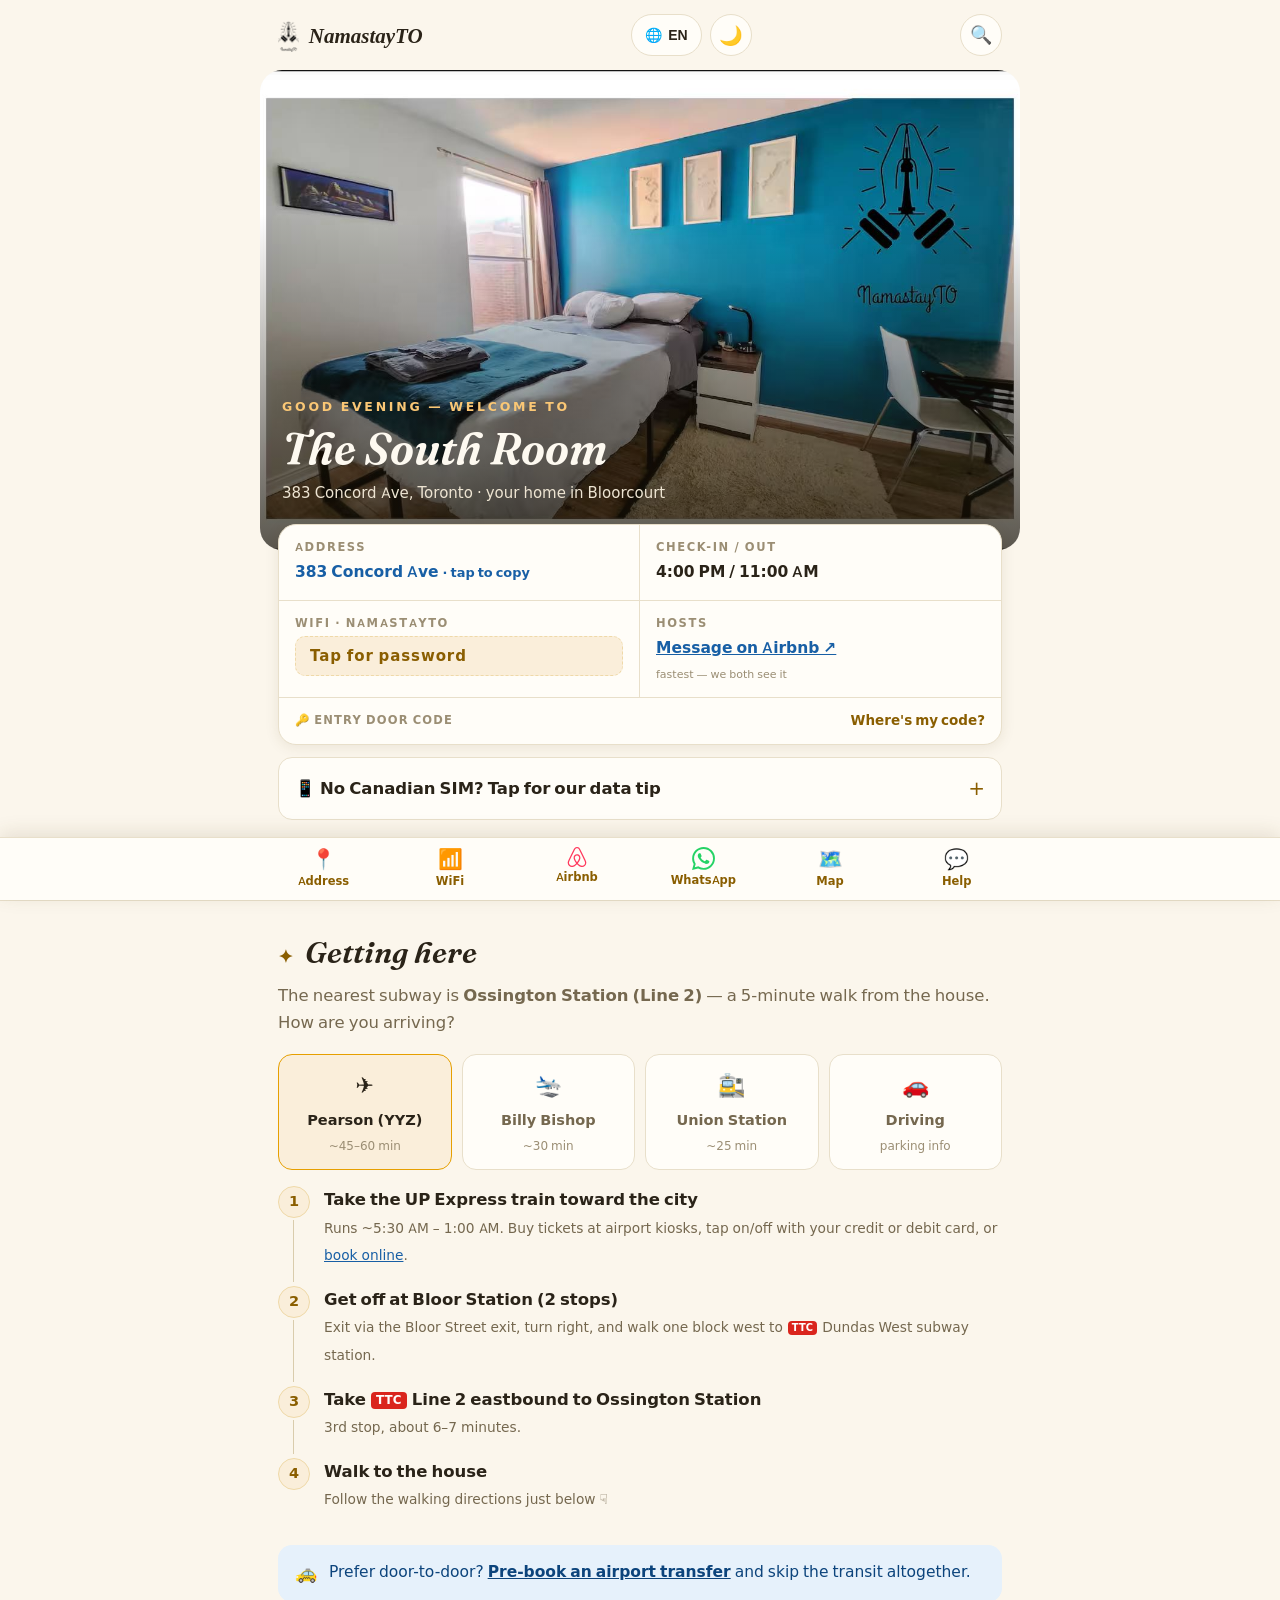
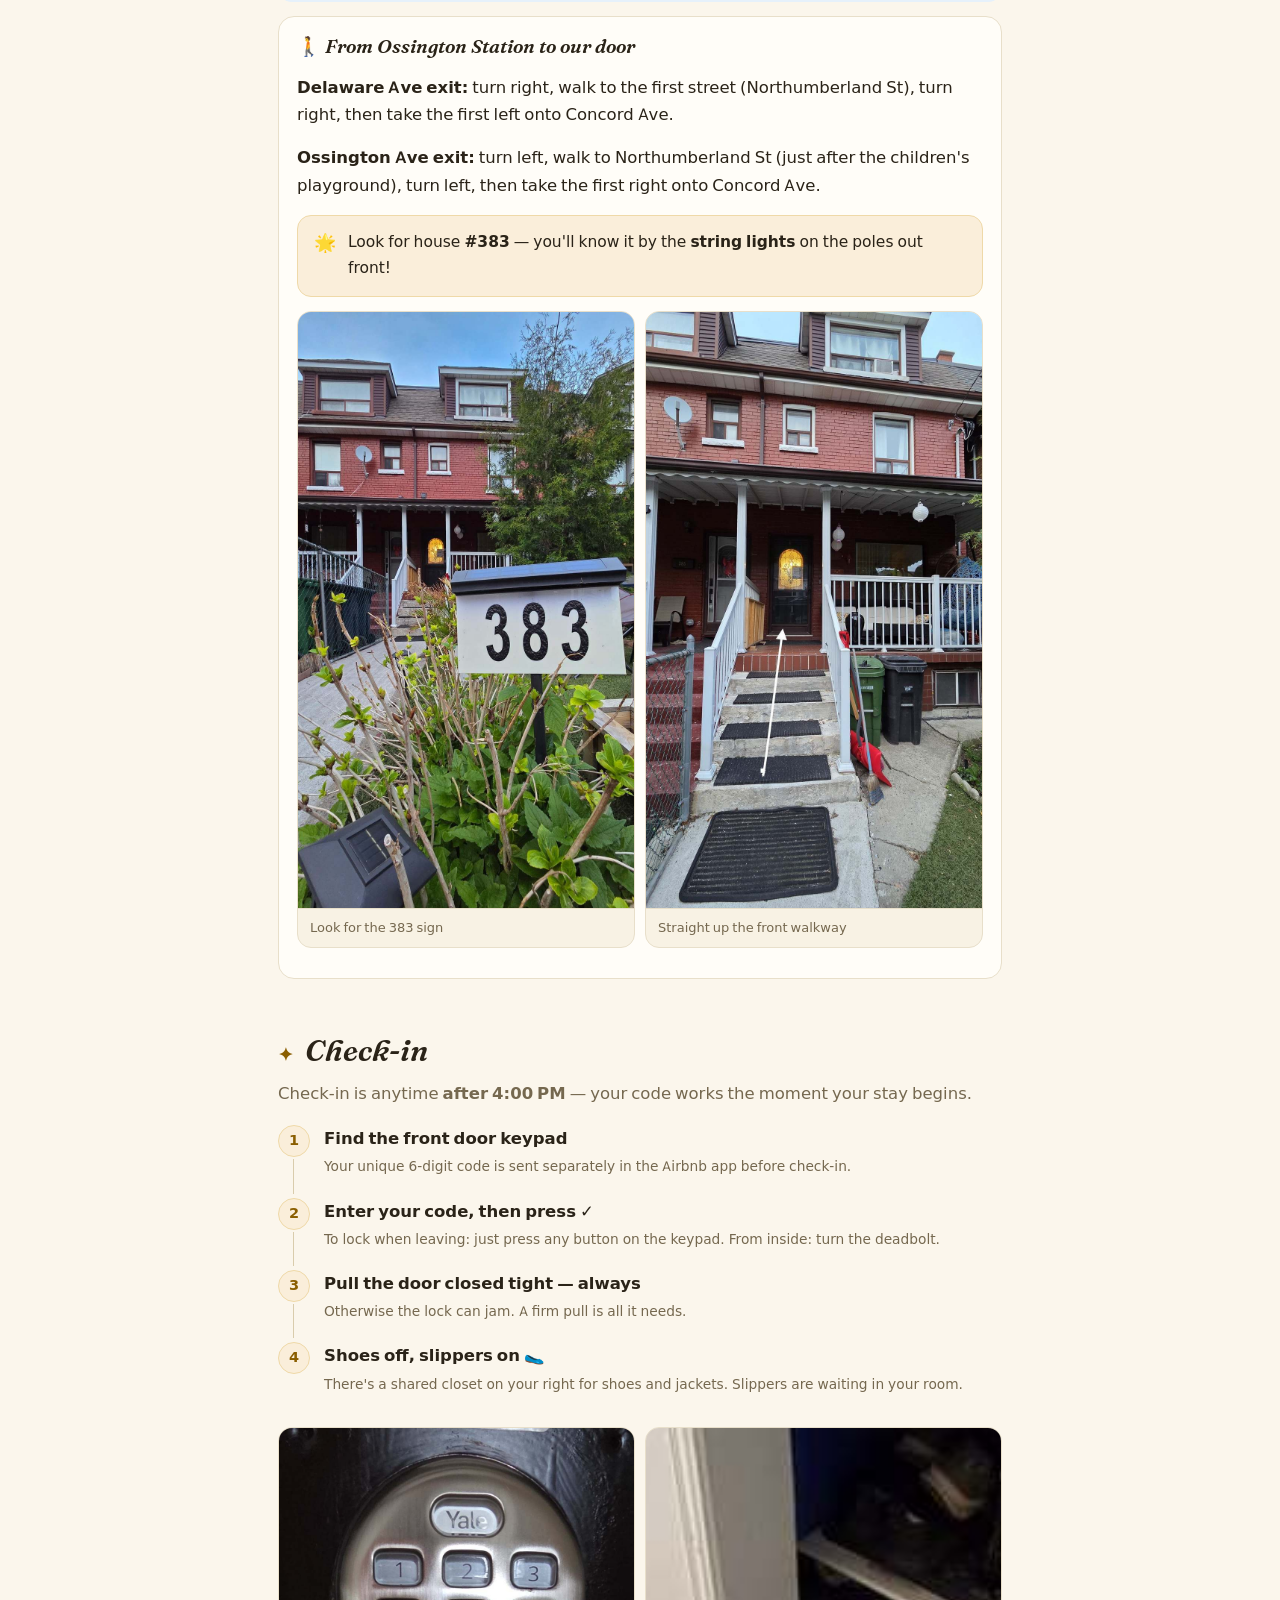
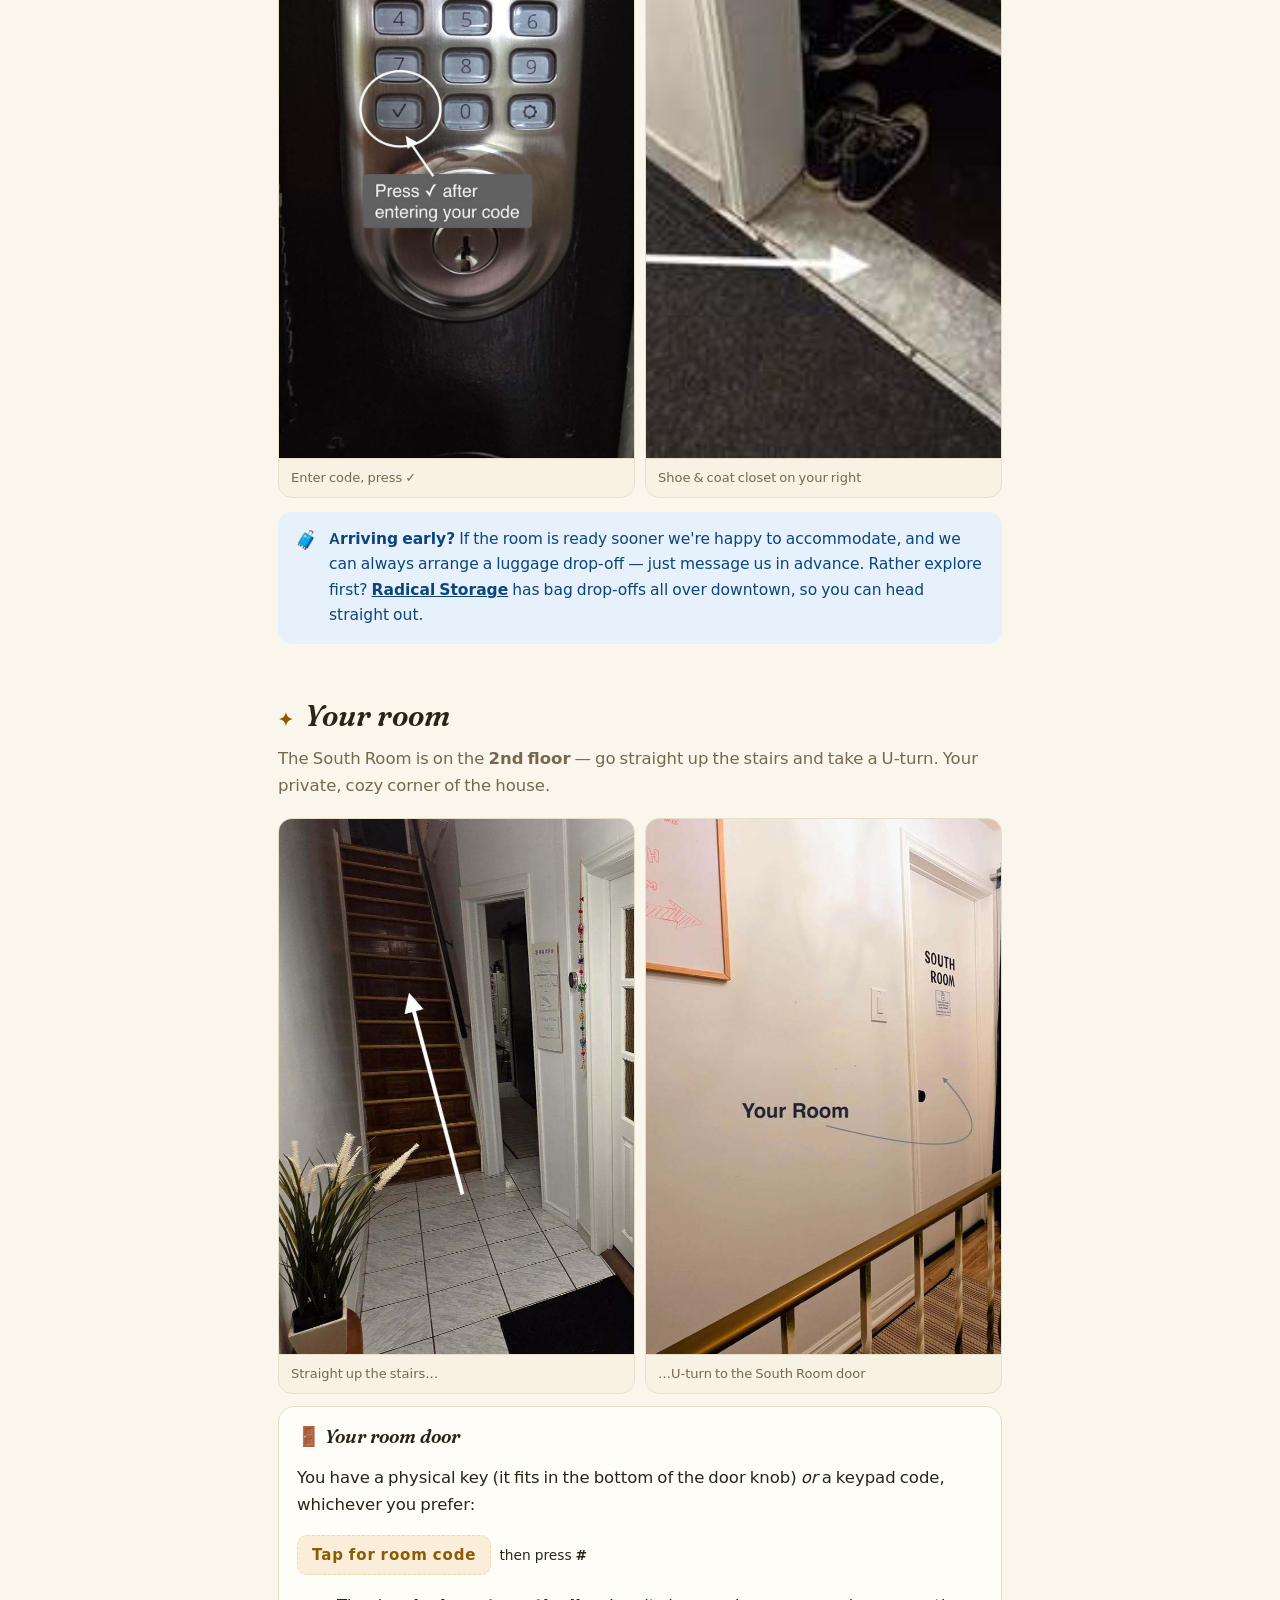
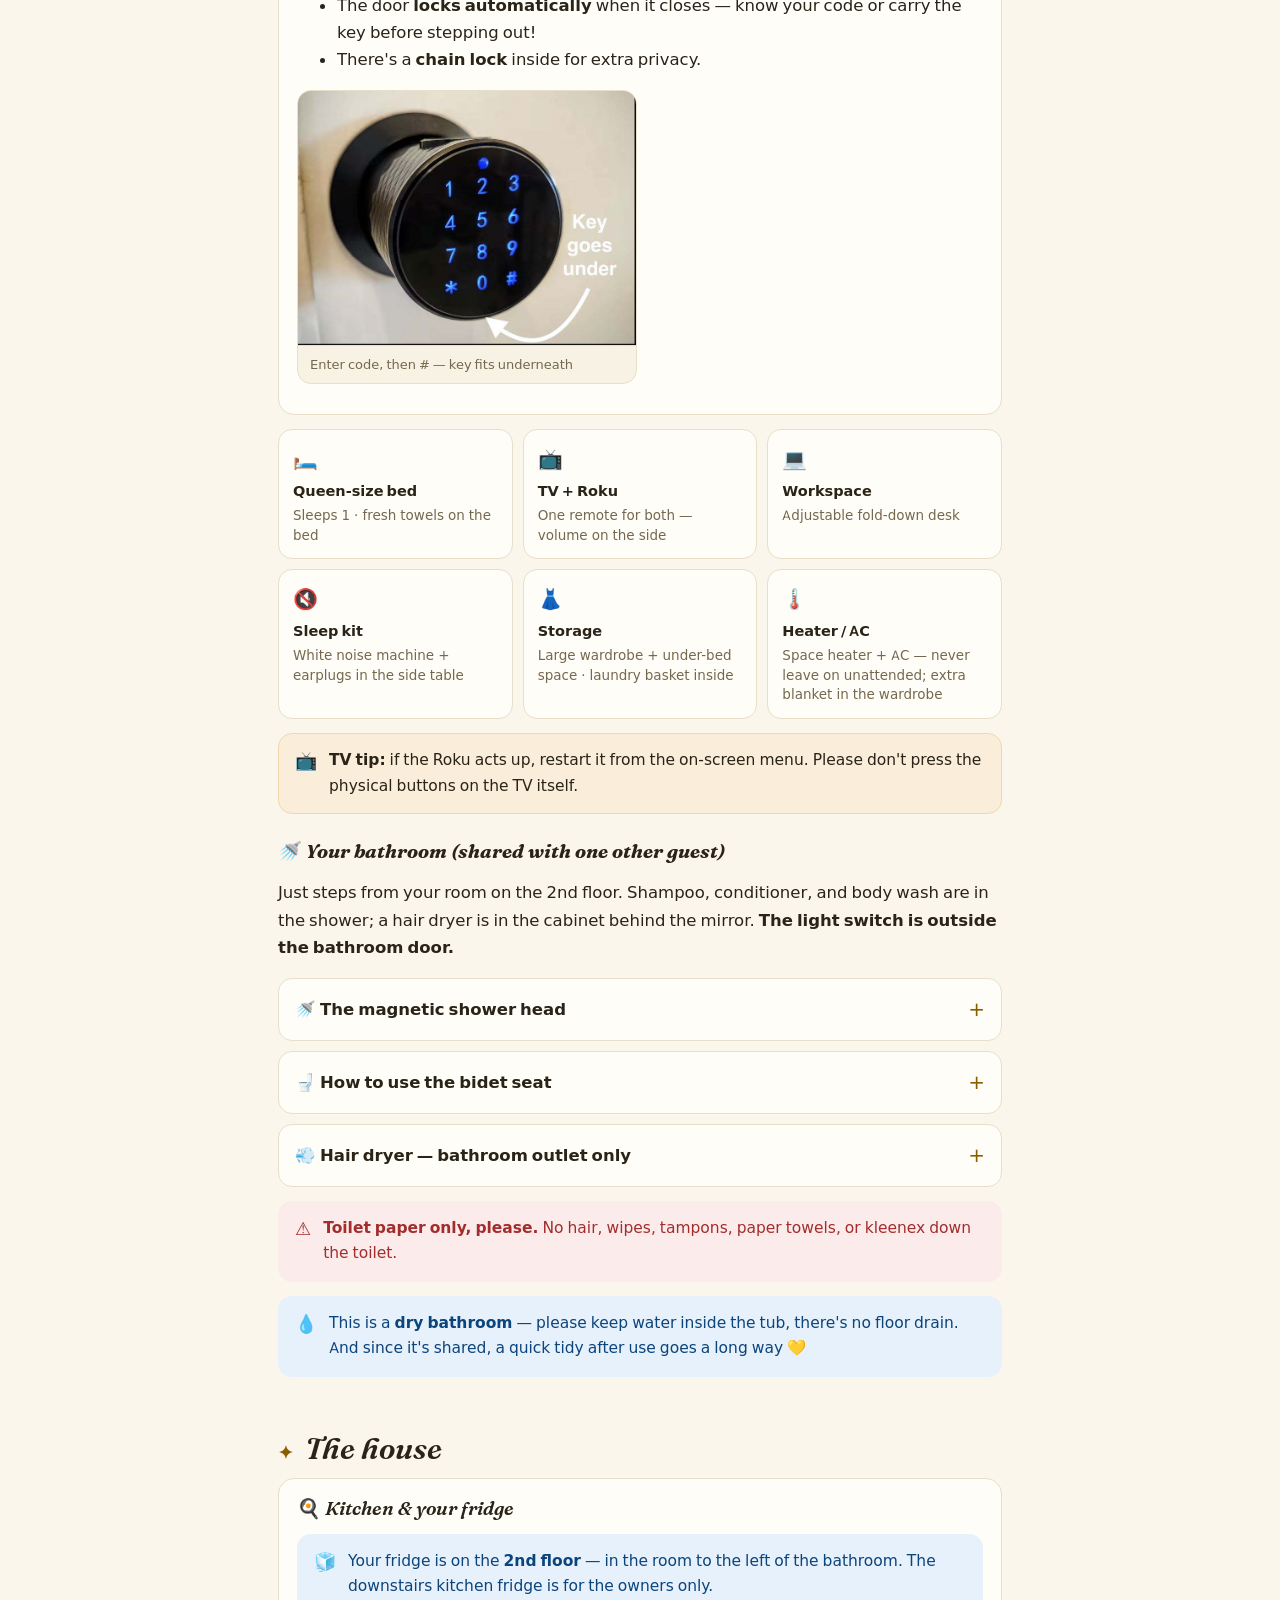
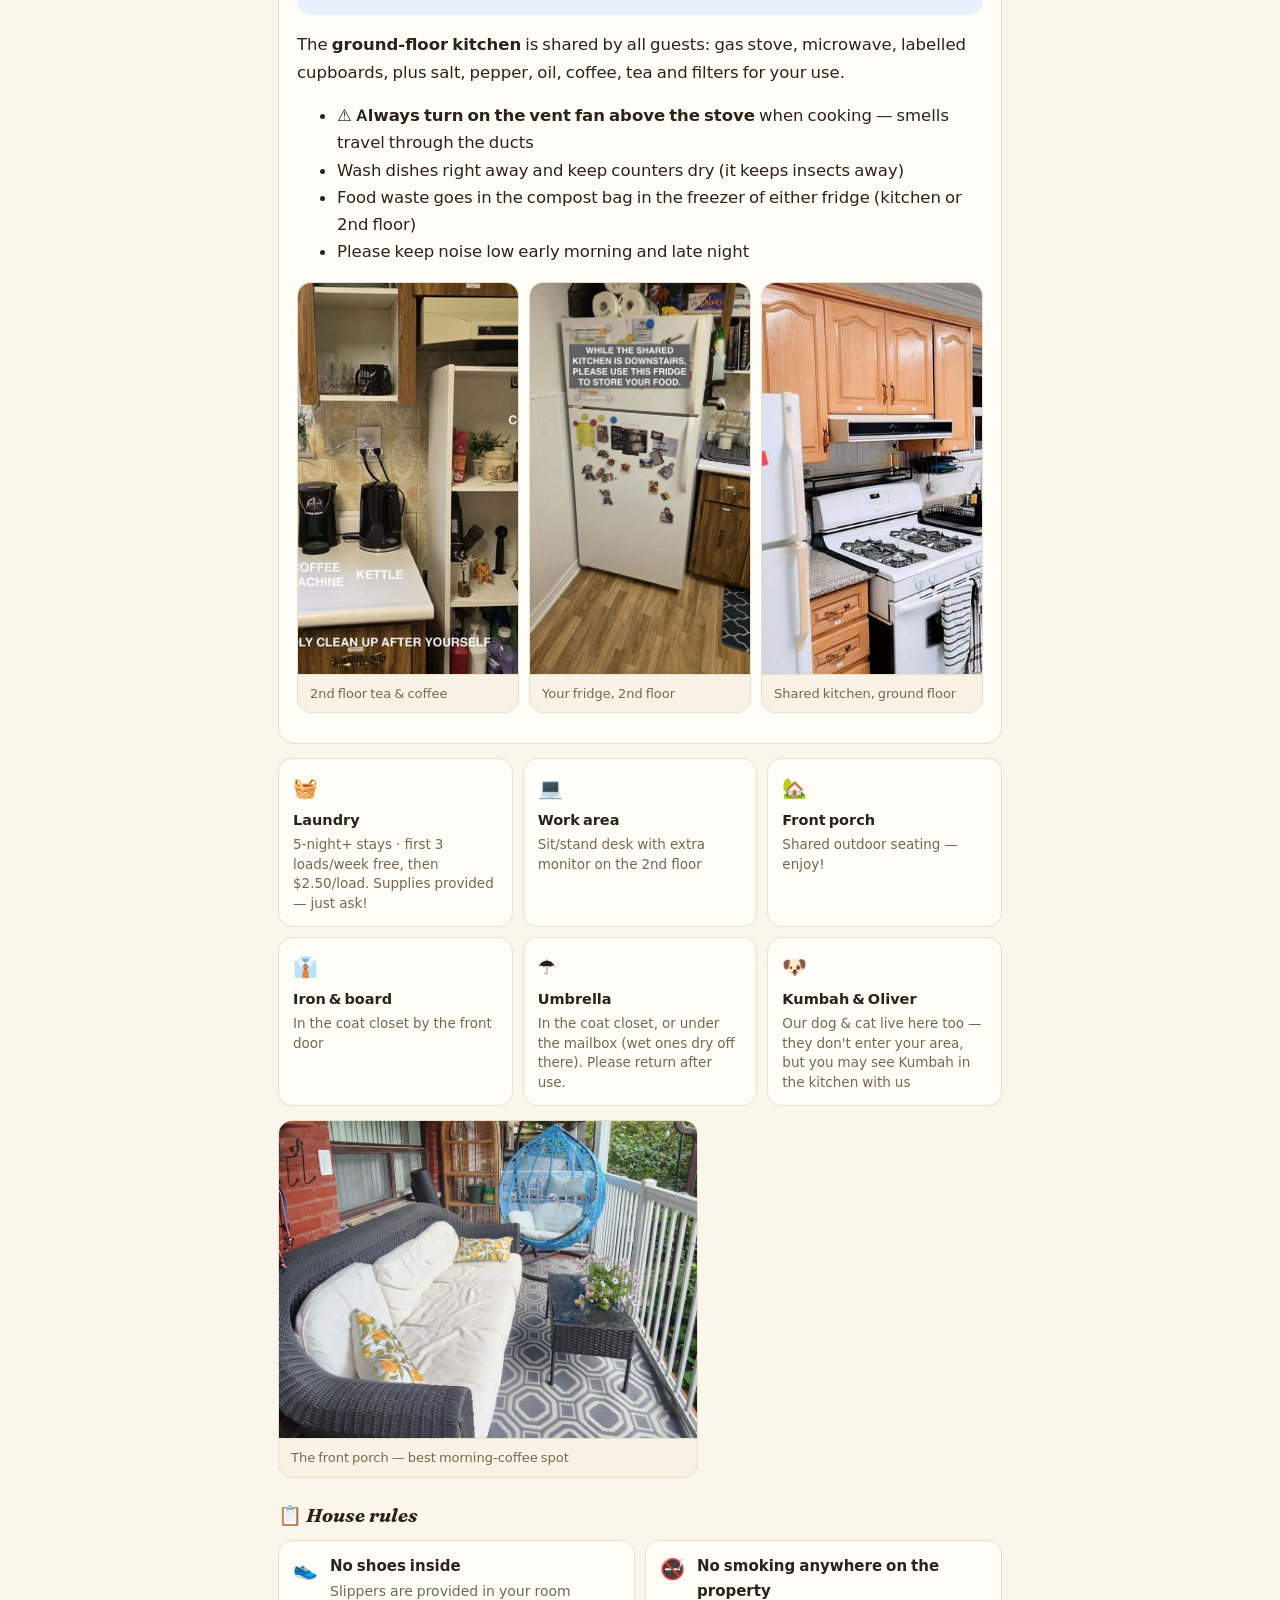
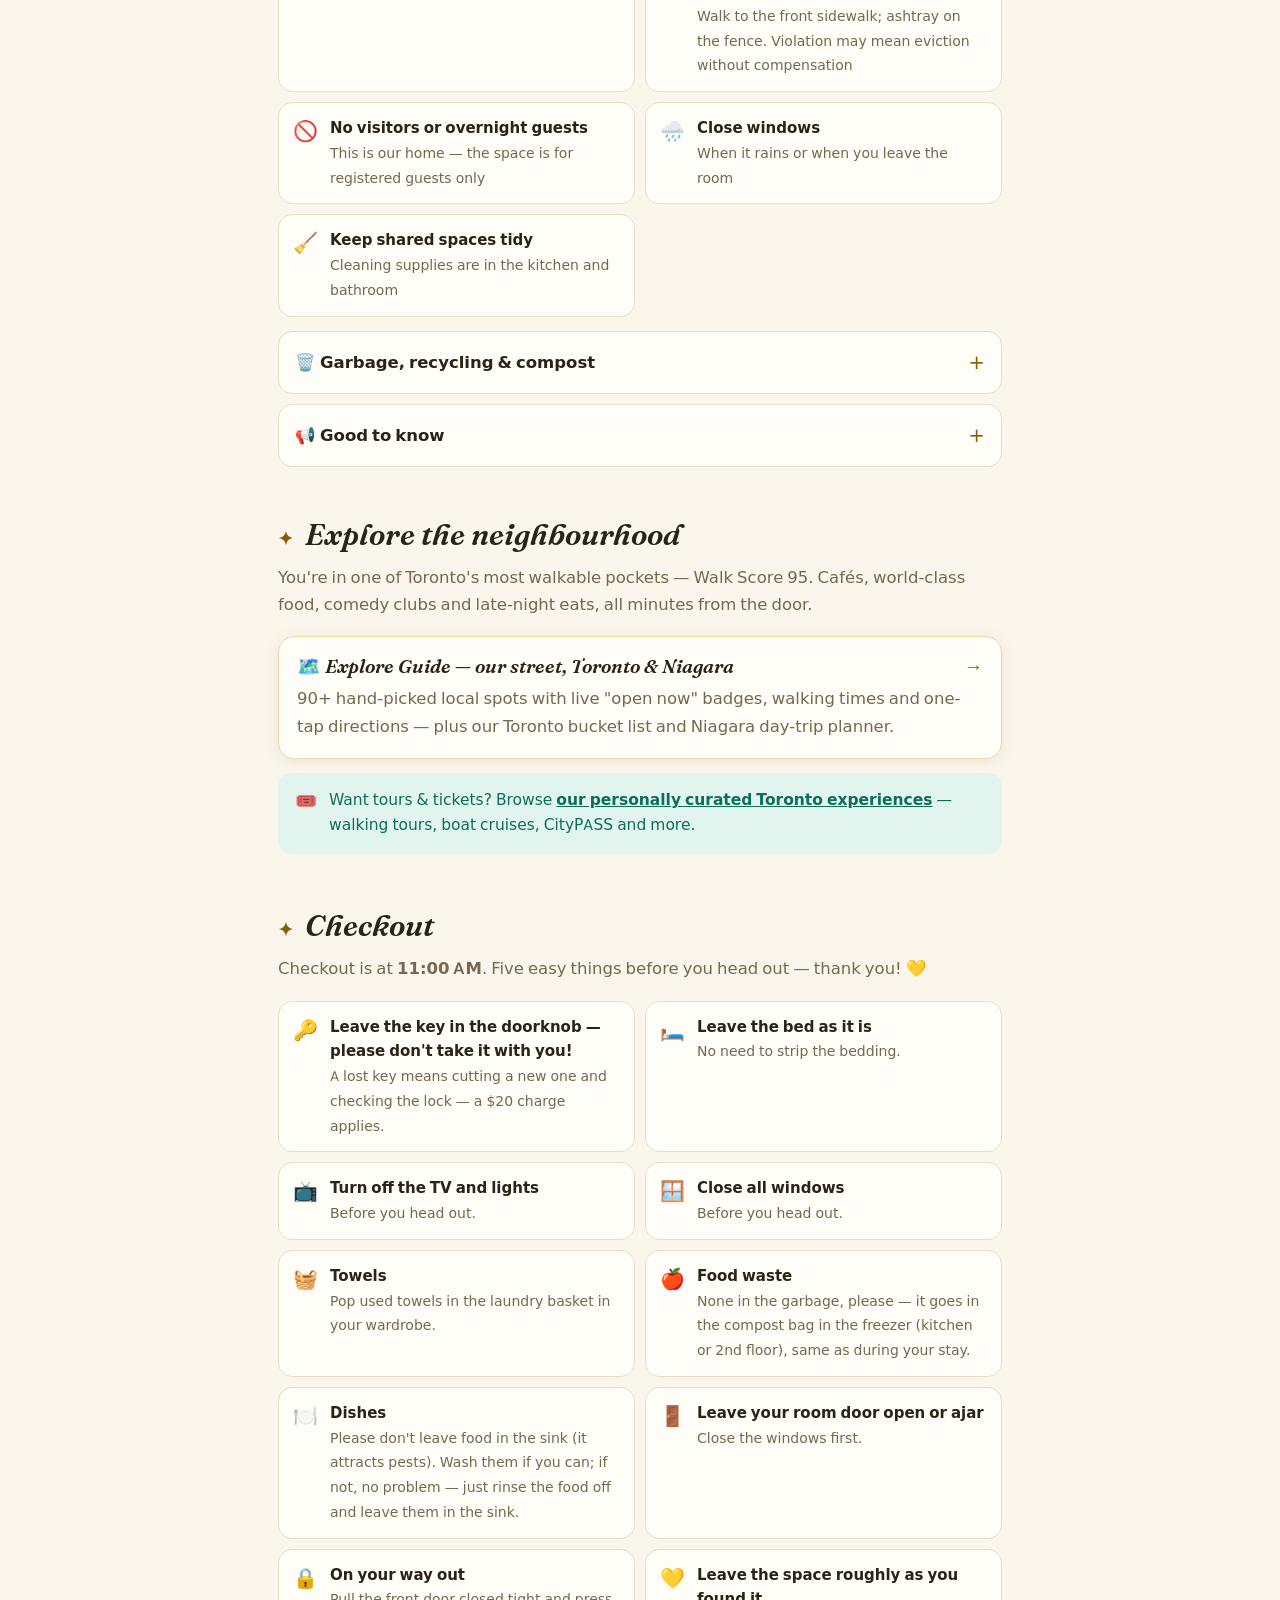
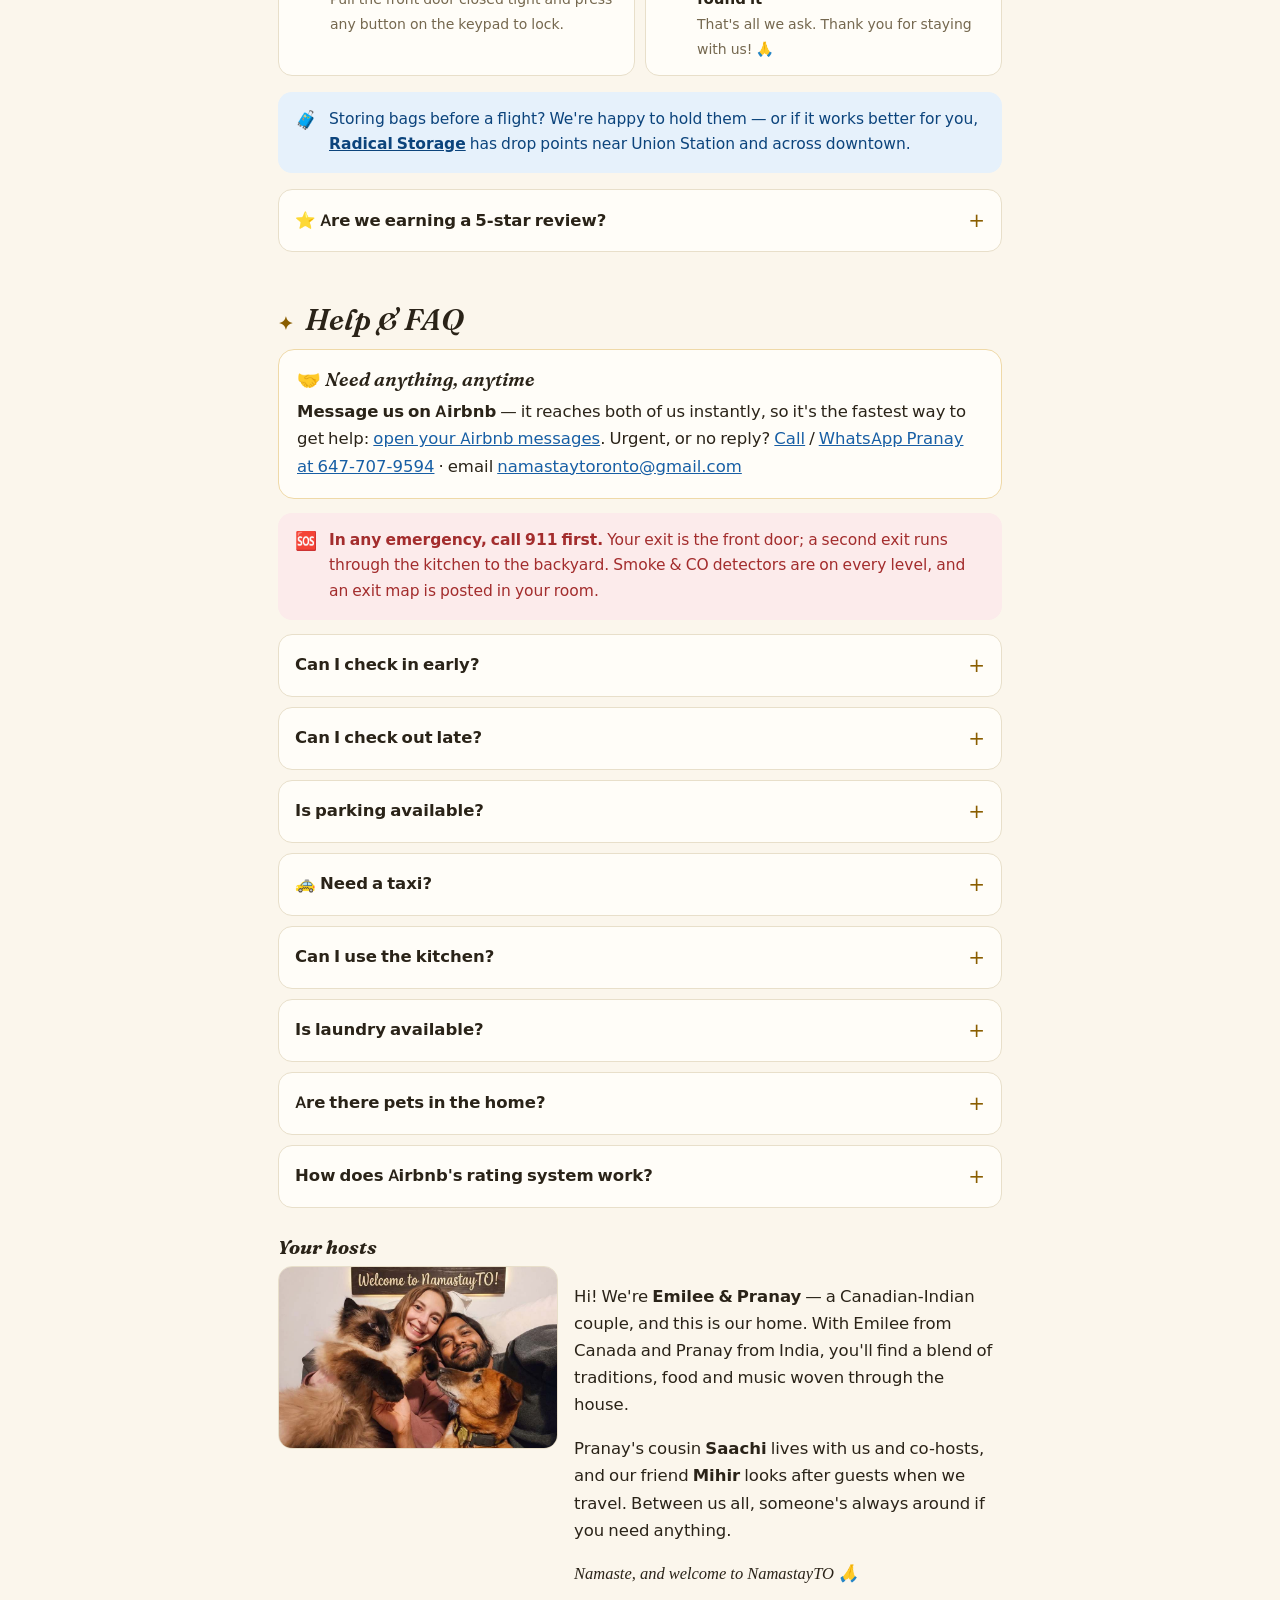
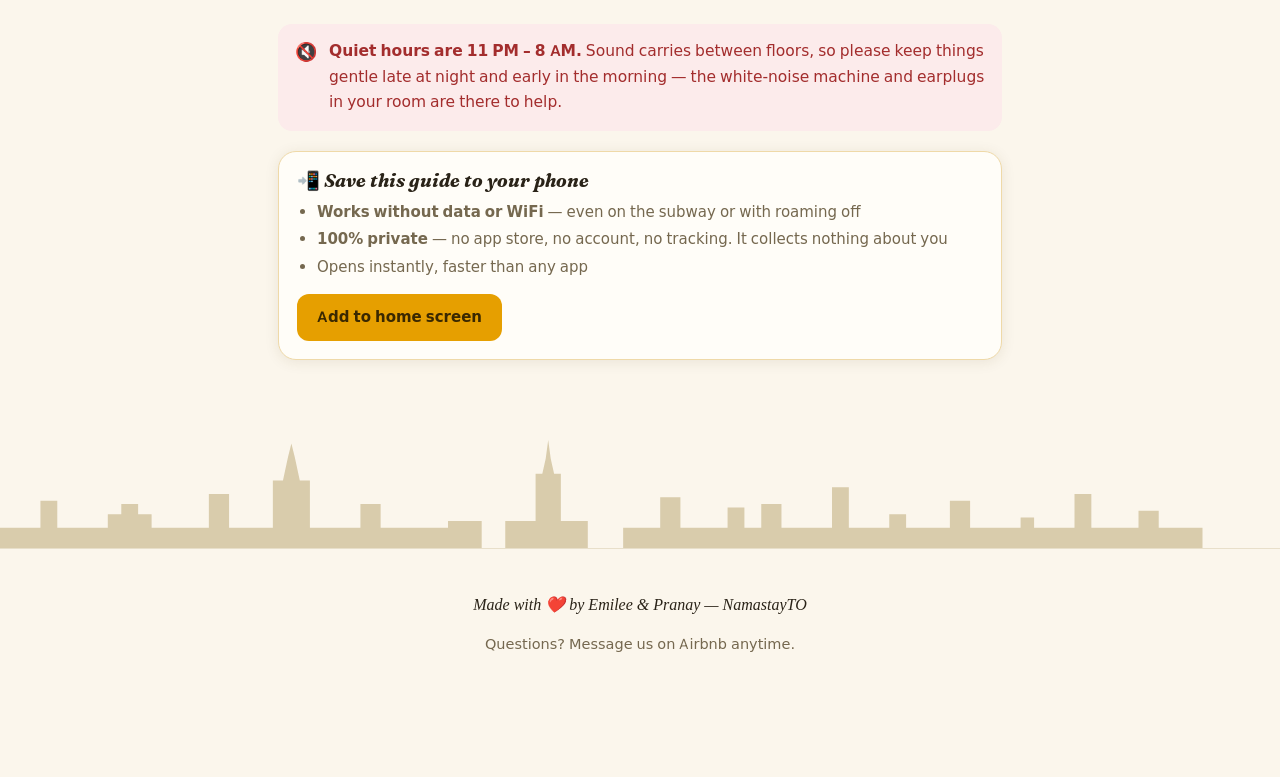
<file: docs/southroom/index.html>
<!DOCTYPE html>
<html lang="en">
<head>
<meta charset="UTF-8">
<meta name="viewport" content="width=device-width, initial-scale=1">
<meta name="robots" content="noindex, nofollow, noarchive">
<meta name="theme-color" content="#FBF6EC">
<meta name="description" content="Guest guide for your stay at NamastayTO, Toronto.">
<title>The South Room · NamastayTO Guest Guide</title>
<link rel="stylesheet" href="../css/style.css">
<link rel="manifest" href="../manifest-southroom.webmanifest">
<link rel="icon" href="../assets/img/brand/icon-192.png">
<link rel="apple-touch-icon" href="../assets/img/brand/icon-180.png">
<script>try{var q=new URLSearchParams(location.search).get("theme");var t=q||localStorage.getItem("nsto-theme");if(t)document.documentElement.setAttribute("data-theme",t);}catch(e){}</script>
</head>
<body data-swbase="../">

<header class="topbar">
  <a class="wordmark" href="#top"><img src="../assets/img/brand/logo.png" alt="" width="341" height="558">NamastayTO</a>
  <button class="theme-btn" id="themeBtn" aria-label="Toggle dark mode">🌙</button>
</header>

<div class="hero" id="top">
  <img src="../assets/img/south/hero.jpg" alt="The South Room — teal feature wall, full bed and desk" fetchpriority="high" width="1312" height="793">
  <div class="veil"></div>
  <div class="hero-text">
    <p class="eyebrow" data-greet data-i18n="9819fce8">Welcome to</p>
    <h1 data-i18n="6f4a34e2">The South Room</h1>
    <p class="sub" data-i18n="109739ff">383 Concord Ave, Toronto · your home in Bloorcourt</p>
  </div>
</div>

<div class="wrap essentials">
  <div class="ess-card">
    <div class="ess-grid">
      <div class="ess-item">
        <span class="ess-label" data-i18n="dd7bf230">Address</span>
        <button class="ess-act" data-copy="383 Concord Ave, Toronto, ON M6H 2P9" data-i18n="68568290">383 Concord Ave <small>· tap to copy</small></button>
      </div>
      <div class="ess-item">
        <span class="ess-label" data-i18n="cd8d7869">Check-in / out</span>
        <span class="ess-value" data-i18n="876ec59f">4:00 PM / 11:00 AM</span>
      </div>
      <div class="ess-item">
        <span class="ess-label" data-i18n="682c6b6d">WiFi · NamastayTO</span>
        <button class="reveal" data-secret="MzgzY29uY29yZA==" data-i18n="2b7e2043">Tap for password</button>
      </div>
      <div class="ess-item">
        <span class="ess-label" data-i18n="81245793">Hosts</span>
        <span class="ess-value" data-i18n="5ef0066b"><a href="https://www.airbnb.com/guest/inbox" target="_blank" rel="noopener">Message on Airbnb ↗</a></span><small class="ess-sub"><span data-i18n="0ae13e34">fastest — we both see it</span></small>
      </div>
    </div>
      <button class="ess-note" type="button">
        <span class="ess-label" data-i18n="5839ff43">🔑 Entry door code</span>
        <span class="ess-note-hint" data-i18n="c37e3979">Where's my code?</span>
        <span class="ess-note-body" hidden data-i18n="ed2027b1">For security, entry door codes are never published in this guide. Your unique front-door code is sent to your Airbnb messages on the morning of check-in. Your room door code is just below in the Check-in section.</span>
      </button>
  </div>
  <details class="howto" style="margin-top:12px"><summary data-i18n="8cb0b314">📱 No Canadian SIM? Tap for our data tip</summary><div class="body"><span data-i18n="50dde0a0">For short stays, we recommend an <a href="https://airalo.tpx.lu/WeMywlPX" target="_blank" rel="noopener">Airalo eSIM</a> — a good balance of cost, convenience and reliability.</span></div></details>
</div>

<div class="hint-strip" id="hintStrip"></div>

<nav class="jnav" aria-label="Guide sections">
  <div class="jnav-inner">
    <a href="#arrive" data-i18n="3a699432">🚕 Getting here</a>
    <a href="#checkin" data-i18n="5c4377aa">🔑 Check-in</a>
    <a href="#room" data-i18n="a9ecf7e2">🛏️ Your room</a>
    <a href="#house" data-i18n="a0445ec6">🏠 The house</a>
    <a href="#explore" data-i18n="e905701a">🗺️ Explore</a>
    <a href="#checkout" data-i18n="929d2830">🧳 Checkout</a>
    <a href="#help" data-i18n="ca2231d9">💬 Help &amp; FAQ</a>
  </div>
</nav>

<section class="section" id="arrive">
  <div class="wrap">
    <h2 data-i18n="2ef09f0a"><span class="orn">✦</span> Getting here</h2>
    <p class="lead" data-i18n="1dd4511e">The nearest subway is <strong>Ossington Station (Line 2)</strong> — a 5-minute walk from the house. How are you arriving?</p>

    <div class="arrive-pick" role="tablist">
      <button data-panel="p-pearson" class="on" data-i18n="58febb0c"><span class="big">✈️</span>Pearson (YYZ)<small>~45–60 min</small></button>
      <button data-panel="p-billy" data-i18n="faf9747e"><span class="big">🛬</span>Billy Bishop<small>~30 min</small></button>
      <button data-panel="p-union" data-i18n="ce18eb0f"><span class="big">🚉</span>Union Station<small>~25 min</small></button>
      <button data-panel="p-car" data-i18n="1cf27e83"><span class="big">🚗</span>Driving<small>parking info</small></button>
    </div>

    <div class="arrive-panel on" id="p-pearson">
      <ol class="steps">
        <li data-i18n="7150dbb1"><b>Take the UP Express train toward the city</b><small>Runs ~5:30 AM – 1:00 AM. Buy tickets at airport kiosks, tap on/off with your credit or debit card, or <a href="https://www.upexpress.com/Fares" target="_blank" rel="noopener">book online</a>.</small></li>
        <li data-i18n="cac01659"><b>Get off at Bloor Station (2 stops)</b><small>Exit via the Bloor Street exit, turn right, and walk one block west to <span class="ttc">TTC</span> Dundas West subway station.</small></li>
        <li data-i18n="bdba30ab"><b>Take <span class="ttc">TTC</span> Line 2 eastbound to Ossington Station</b><small>3rd stop, about 6–7 minutes.</small></li>
        <li data-i18n="87737cef"><b>Walk to the house</b><small>Follow the walking directions just below ☟</small></li>
      </ol>
      <div class="callout info"><span class="ico">🚕</span><span data-i18n="934e94e5">Prefer door-to-door? <a href="https://tpx.lu/IW81zDSi" target="_blank" rel="noopener">Pre-book an airport transfer</a> and skip the transit altogether.</span></div>
    </div>
    <div class="arrive-panel" id="p-billy">
      <ol class="steps">
        <li data-i18n="176db125"><b>Walk along Eireann Quay to Fleet St at Bathurst St</b><small>The streetcar stop is right where the airport walkway meets the city.</small></li>
        <li data-i18n="7b231f60"><b>Take the <span class="ttc">TTC</span> 511 Bathurst streetcar north to Bathurst Station</b></li>
        <li data-i18n="8099c9b9"><b>Take <span class="ttc">TTC</span> Line 2 westbound to Ossington Station</b><small>2nd stop, about 4 minutes.</small></li>
        <li data-i18n="87737cef"><b>Walk to the house</b><small>Follow the walking directions just below ☟</small></li>
      </ol>
      <div class="callout info"><span class="ico">🚕</span><span data-i18n="934e94e5">Prefer door-to-door? <a href="https://tpx.lu/IW81zDSi" target="_blank" rel="noopener">Pre-book an airport transfer</a> and skip the transit altogether.</span></div>
    </div>
    <div class="arrive-panel" id="p-union">
      <ol class="steps">
        <li data-i18n="904b2daa"><b>Follow signs to the TTC and take Line 1 northbound (University) to St. George station</b><small>6th stop, about 13 minutes. Tap on with a credit/debit card or buy a ticket at the machines.</small></li>
        <li data-i18n="4dbd9995"><b>Transfer to <span class="ttc">TTC</span> Line 2 westbound and ride to Ossington Station</b><small>4th stop, about 7 minutes.</small></li>
        <li data-i18n="87737cef"><b>Walk to the house</b><small>Follow the walking directions just below ☟</small></li>
      </ol>
    </div>
    <div class="arrive-panel" id="p-car">
      <p data-i18n="9d3c81f2"><strong>Concord Ave is a one-way street running south</strong> — approach from Dupont St or Hallam St heading south. A taxi or Uber can drop you right at the front door.</p>
      <div class="card">
        <h3 data-i18n="df114331">🅿️ Street parking permit (recommended)</h3>
        <p data-i18n="706c6e98">You can usually find a spot right on Concord Avenue with a city permit — <a href="https://secure.toronto.ca/wes/eTPP/welcome.do" target="_blank" rel="noopener">buy it online here</a>. If you'd like it printed, email the permit to us at <a href="mailto:namastaytoronto@gmail.com">namastaytoronto@gmail.com</a> and let us know you've done so, and we'll print it for you.</p>
        <table class="mini-table">
          <tr><th data-i18n="e02d2ae0">Duration</th><th data-i18n="20b4f77b">Cost</th></tr>
          <tr><td data-i18n="e1f57d0c">24 hours</td><td data-i18n="255a3ad9">CAD $21.46</td></tr>
          <tr><td data-i18n="b0098369">48 hours</td><td data-i18n="b6f10e90">CAD $31.02</td></tr>
          <tr><td data-i18n="705fbbd6">1 week</td><td data-i18n="d53136a8">CAD $46.51</td></tr>
        </table>
      </div>
      <div class="card">
        <h3 data-i18n="4f985855">🅿️ Green P parking lot — 745 Ossington Ave</h3>
        <p data-i18n="300ffdb0">Around the corner. Day max (7am–6pm) $11.00 · night max (6pm–7am) $8.00 · $2.00 per 30 min.</p>
      </div>
      <div class="callout info"><span class="ico">🚗</span><span data-i18n="dcf34443">Thinking of renting a car for day trips — Niagara, wine country? <!-- AFF-PLACEHOLDER: discovercars --><a href="https://www.discovercars.com/?a_aid=pranaynichani" target="_blank" rel="noopener">Discover Cars</a> compares all the major rental brands in one search — and the parking info above covers rentals too.</span></div>
    </div>

    <div class="card">
      <h3 data-i18n="ef65307d">🚶 From Ossington Station to our door</h3>
      <p data-i18n="04b58b0d"><strong>Delaware Ave exit:</strong> turn right, walk to the first street (Northumberland St), turn right, then take the first left onto Concord Ave.</p>
      <p data-i18n="6802bcef"><strong>Ossington Ave exit:</strong> turn left, walk to Northumberland St (just after the children's playground), turn left, then take the first right onto Concord Ave.</p>
      <div class="callout gold"><span class="ico">🌟</span><span data-i18n="10b2f498">Look for house <strong>#383</strong> — you'll know it by the <strong>string lights</strong> on the poles out front!</span></div>
      <div class="ph-row">
        <figure class="ph"><img src="../assets/img/shared/house-front.jpg" alt="Front of 383 Concord Ave with the 383 house number sign" loading="lazy" width="900" height="1598"><figcaption data-i18n="89ddf12b">Look for the 383 sign</figcaption></figure>
        <figure class="ph"><img src="../assets/img/shared/front-walkway.jpg" alt="Walkway leading to the front door" loading="lazy" width="900" height="1598"><figcaption data-i18n="e0056447">Straight up the front walkway</figcaption></figure>
      </div>
    </div>
  </div>
</section>

<section class="section" id="checkin">
  <div class="wrap">
    <h2 data-i18n="cd5a8145"><span class="orn">✦</span> Check-in</h2>
    <p class="lead" data-i18n="88412a55">Check-in is anytime <strong>after 4:00 PM</strong> — your code works the moment your stay begins.</p>
    <ol class="steps">
      <li data-i18n="003152cf"><b>Find the front door keypad</b><small>Your unique 6-digit code is sent separately in the Airbnb app before check-in.</small></li>
      <li data-i18n="bf91ffce"><b>Enter your code, then press ✓</b><small>To lock when leaving: just press any button on the keypad. From inside: turn the deadbolt.</small></li>
      <li data-i18n="b3356bf6"><b>Pull the door closed tight — always</b><small>Otherwise the lock can jam. A firm pull is all it needs.</small></li>
      <li data-i18n="237ab454"><b>Shoes off, slippers on 🥿</b><small>There's a shared closet on your right for shoes and jackets. Slippers are waiting in your room.</small></li>
    </ol>
    <div class="ph-row">
      <figure class="ph"><img src="../assets/img/shared/frontdoor-keypad.jpg" alt="Front door Yale keypad — press the check mark after entering your code" loading="lazy" width="900" height="1598"><figcaption data-i18n="cbcf534a">Enter code, press ✓</figcaption></figure>
      <figure class="ph"><img src="../assets/img/shared/entry-closet.jpg" alt="Entry closet for shoes and jackets" loading="lazy" width="900" height="269"><figcaption data-i18n="c14a911e">Shoe &amp; coat closet on your right</figcaption></figure>
    </div>
    <div class="callout info"><span class="ico">🧳</span><span data-i18n="71e46d21"><strong>Arriving early?</strong> If the room is ready sooner we're happy to accommodate, and we can always arrange a luggage drop-off — just message us in advance. Rather explore first? <a href="https://radicalstorage.tpx.lu/o0KPYVe5" target="_blank" rel="noopener">Radical Storage</a> has bag drop-offs all over downtown, so you can head straight out.</span></div>
  </div>
</section>

<section class="section" id="room">
  <div class="wrap">
    <h2 data-i18n="997bd112"><span class="orn">✦</span> Your room</h2>
    <p class="lead" data-i18n="140802c4">The South Room is on the <strong>2nd floor</strong> — go straight up the stairs and take a U-turn. Your private, cozy corner of the house.</p>
    <div class="ph-row">
      <figure class="ph"><img src="../assets/img/shared/stairs-up.jpg" alt="Stairs to the second floor" loading="lazy" width="676" height="1020"><figcaption data-i18n="98fe3773">Straight up the stairs…</figcaption></figure>
      <figure class="ph"><img src="../assets/img/south/hall-door.jpg" alt="The South Room door on the second floor" loading="lazy" width="900" height="945"><figcaption data-i18n="64e1dafa">…U-turn to the South Room door</figcaption></figure>
    </div>

    <div class="card">
      <h3 data-i18n="1f977076">🚪 Your room door</h3>
      <p data-i18n="9063f4e2">You have a physical key (it fits in the bottom of the door knob) <em>or</em> a keypad code, whichever you prefer:</p>
      <p data-i18n="65b200e9"><button class="reveal" data-secret="ODgxMDAw">Tap for room code</button> &nbsp;<small>then press <strong>#</strong></small></p>
      <ul>
        <li data-i18n="3932a0de">The door <strong>locks automatically</strong> when it closes — know your code or carry the key before stepping out!</li>
        <li data-i18n="5e290acc">There's a <strong>chain lock</strong> inside for extra privacy.</li>
      </ul>
      <figure class="ph" style="max-width:340px"><img src="../assets/img/shared/room-door-knob.jpg" alt="Room door keypad — the key goes under the keypad" loading="lazy" width="800" height="601"><figcaption data-i18n="aa343471">Enter code, then # — key fits underneath</figcaption></figure>
    </div>

    <div class="facts">
      <div class="fact"><div class="f-ico">🛏️</div><div class="f-t" data-i18n="18146267">Queen-size bed</div><div class="f-d" data-i18n="894ac1fc">Sleeps 1 · fresh towels on the bed</div></div>
      <div class="fact"><div class="f-ico">📺</div><div class="f-t" data-i18n="9676a5ed">TV + Roku</div><div class="f-d" data-i18n="a0807cbb">One remote for both — volume on the side</div></div>
      <div class="fact"><div class="f-ico">💻</div><div class="f-t" data-i18n="03a21915">Workspace</div><div class="f-d" data-i18n="46b735f3">Adjustable fold-down desk</div></div>
      <div class="fact"><div class="f-ico">🔇</div><div class="f-t" data-i18n="ebd69cae">Sleep kit</div><div class="f-d" data-i18n="15bebe6e">White noise machine + earplugs in the side table</div></div>
      <div class="fact"><div class="f-ico">👗</div><div class="f-t" data-i18n="8c4aa541">Storage</div><div class="f-d" data-i18n="92572637">Large wardrobe + under-bed space · laundry basket inside</div></div>
      <div class="fact"><div class="f-ico">🌡️</div><div class="f-t" data-i18n="8d179331">Heater / AC</div><div class="f-d" data-i18n="a194c8b0">Space heater + AC — never leave on unattended; extra blanket in the wardrobe</div></div>
    </div>
    <div class="callout gold"><span class="ico">📺</span><span data-i18n="b40a4aa0"><strong>TV tip:</strong> if the Roku acts up, restart it from the on-screen menu. Please don't press the physical buttons on the TV itself.</span></div>

    <h3 style="margin-top:26px" data-i18n="aae55115">🚿 Your bathroom (shared with one other guest)</h3>
    <p data-i18n="e1375dd8">Just steps from your room on the 2nd floor. Shampoo, conditioner, and body wash are in the shower; a hair dryer is in the cabinet behind the mirror. <strong>The light switch is outside the bathroom door.</strong></p>
    <details class="howto">
      <summary data-i18n="7fa3bed1">🚿 The magnetic shower head</summary>
      <div class="body">
        <p data-i18n="5390282a">Six spray settings — press the button on the head to cycle through. It snaps in and out of its magnetic dock.</p>
        <figure class="ph" style="max-width:300px"><img src="../assets/img/shared/shower-head.jpg" alt="Magnetic shower head" loading="lazy" width="706" height="900"></figure>
      </div>
    </details>
    <details class="howto">
      <summary data-i18n="65d59a24">🚽 How to use the bidet seat</summary>
      <div class="body">
        <ol>
          <li data-i18n="70614225">After using the toilet, find the control on the <strong>right side of the seat</strong></li>
          <li data-i18n="497aa1a7">Tilt it toward the <strong>person symbol</strong> to start the spray</li>
          <li data-i18n="963d5d74">Clean up, then tilt it back to neutral</li>
        </ol>
        <figure class="ph" style="max-width:300px"><img src="../assets/img/shared/bidet-control.jpg" alt="Bidet control on the toilet seat" loading="lazy" width="518" height="674"></figure>
      </div>
    </details>
    <details class="howto">
      <summary data-i18n="4d046b9b">💨 Hair dryer — bathroom outlet only</summary>
      <div class="body">
        <p data-i18n="745668f0">Please use the hair dryer plugged into the <strong>bathroom outlet only</strong> — not in your room.</p>
        <figure class="ph" style="max-width:300px"><img src="../assets/img/shared/hairdryer-sign.jpg" alt="Sign: please use the hair dryer plugged into the bathroom outlet only" loading="lazy" width="531" height="696"></figure>
      </div>
    </details>
    <div class="callout warn"><span class="ico">⚠️</span><span data-i18n="59804078"><strong>Toilet paper only, please.</strong> No hair, wipes, tampons, paper towels, or kleenex down the toilet.</span></div>
    <div class="callout info"><span class="ico">💧</span><span data-i18n="1ab05756">This is a <strong>dry bathroom</strong> — please keep water inside the tub, there's no floor drain. And since it's shared, a quick tidy after use goes a long way 💛</span></div>
  </div>
</section>

<section class="section" id="house">
  <div class="wrap">
    <h2 data-i18n="6be711d9"><span class="orn">✦</span> The house</h2>

    <div class="card">
      <h3 data-i18n="6cf33fb7">🍳 Kitchen &amp; your fridge</h3>
      <div class="callout info"><span class="ico">🧊</span><span data-i18n="2c7cd978">Your fridge is on the <strong>2nd floor</strong> — in the room to the left of the bathroom. The downstairs kitchen fridge is for the owners only.</span></div>
      <p data-i18n="34382721">The <strong>ground-floor kitchen</strong> is shared by all guests: gas stove, microwave, labelled cupboards, plus salt, pepper, oil, coffee, tea and filters for your use.</p>
      <ul>
        <li data-i18n="3d2301c4">⚠️ <strong>Always turn on the vent fan above the stove</strong> when cooking — smells travel through the ducts</li>
        <li data-i18n="af8d0741">Wash dishes right away and keep counters dry (it keeps insects away)</li>
        <li data-i18n="cc2b63cf">Food waste goes in the compost bag in the freezer of either fridge (kitchen or 2nd floor)</li>
        <li data-i18n="772686ab">Please keep noise low early morning and late night</li>
      </ul>
      <div class="ph-row3">
        <figure class="ph"><img src="../assets/img/shared/tea-coffee-2f.jpg" alt="Second floor tea, coffee and water station" loading="lazy" width="900" height="506"><figcaption data-i18n="1f3f8cb8">2nd floor tea &amp; coffee</figcaption></figure>
        <figure class="ph"><img src="../assets/img/shared/fridge-2f.jpg" alt="Second floor guest fridge" loading="lazy" width="900" height="1598"><figcaption data-i18n="c780e959">Your fridge, 2nd floor</figcaption></figure>
        <figure class="ph"><img src="../assets/img/shared/kitchen-main.jpg" alt="Shared ground floor kitchen" loading="lazy" width="900" height="505"><figcaption data-i18n="9f4d62d8">Shared kitchen, ground floor</figcaption></figure>
      </div>
    </div>

    <div class="facts">
      <div class="fact"><div class="f-ico">🧺</div><div class="f-t" data-i18n="51f0cc41">Laundry</div><div class="f-d" data-i18n="c29ee882">5-night+ stays · first 3 loads/week free, then $2.50/load. Supplies provided — just ask!</div></div>
      <div class="fact"><div class="f-ico">💻</div><div class="f-t" data-i18n="9c31e3cb">Work area</div><div class="f-d" data-i18n="f3c4162d">Sit/stand desk with extra monitor on the 2nd floor</div></div>
      <div class="fact"><div class="f-ico">🏡</div><div class="f-t" data-i18n="a58b436b">Front porch</div><div class="f-d" data-i18n="a85d5e6c">Shared outdoor seating — enjoy!</div></div>
      <div class="fact"><div class="f-ico">👔</div><div class="f-t" data-i18n="a3c38606">Iron &amp; board</div><div class="f-d" data-i18n="d6988e33">In the coat closet by the front door</div></div>
      <div class="fact"><div class="f-ico">☂️</div><div class="f-t" data-i18n="91e0703a">Umbrella</div><div class="f-d" data-i18n="7680fb81">In the coat closet, or under the mailbox (wet ones dry off there). Please return after use.</div></div>
      <div class="fact"><div class="f-ico">🐶</div><div class="f-t" data-i18n="4978211d">Kumbah &amp; Oliver</div><div class="f-d" data-i18n="25ee3176">Our dog &amp; cat live here too — they don't enter your area, but you may see Kumbah in the kitchen with us</div></div>
    </div>
    <figure class="ph" style="max-width:420px"><img src="../assets/img/shared/porch.jpg" alt="Front porch with outdoor seating and hanging chair" loading="lazy" width="900" height="682"><figcaption data-i18n="e03d2882">The front porch — best morning-coffee spot</figcaption></figure>

    <h3 style="margin-top:26px" data-i18n="904be18a">📋 House rules</h3>
    <div class="rules">
      <div class="rule"><span class="r-ico">👟</span><div><b data-i18n="c99a52d0">No shoes inside</b><span data-i18n="9d334c59">Slippers are provided in your room</span></div></div>
      <div class="rule"><span class="r-ico">🚭</span><div><b data-i18n="7d95d012">No smoking anywhere on the property</b><span data-i18n="c932e271">Walk to the front sidewalk; ashtray on the fence. Violation may mean eviction without compensation</span></div></div>
      <div class="rule"><span class="r-ico">🚫</span><div><b data-i18n="8dd4eee7">No visitors or overnight guests</b><span data-i18n="886ef08d">This is our home — the space is for registered guests only</span></div></div>
      <div class="rule"><span class="r-ico">🌧️</span><div><b data-i18n="a86a614a">Close windows</b><span data-i18n="4cdd6c40">When it rains or when you leave the room</span></div></div>
      <div class="rule"><span class="r-ico">🧹</span><div><b data-i18n="436a0f3b">Keep shared spaces tidy</b><span data-i18n="5eac70c4">Cleaning supplies are in the kitchen and bathroom</span></div></div>
    </div>

    <details class="howto">
      <summary data-i18n="70dff8c0">🗑️ Garbage, recycling &amp; compost</summary>
      <div class="body">
        <ul>
          <li data-i18n="78d2caf9"><strong>Garbage:</strong> small bin in your room; large bins by the 2nd-floor coffee station and in the kitchen. Big black bin at the front of the house</li>
          <li data-i18n="47562343"><strong>Compost:</strong> food waste goes in the bag in the freezer of either fridge (kitchen or 2nd floor) — keeps bugs away (if the bag's full — let us know, or you're welcome to drop it in the green bin out front, but no need)</li>
          <li data-i18n="8e79e978"><strong>Recycling:</strong> large bin by the coffee station or blue bin under the kitchen sink — break down cardboard</li>
          <li data-i18n="302d33bc">Bins go to the curb <strong>Wednesday evenings</strong> for Thursday-morning pickup</li>
        </ul>
      </div>
    </details>
    <details class="howto">
      <summary data-i18n="56fbf4fa">📢 Good to know</summary>
      <div class="body">
        <ul>
          <li data-i18n="1d0b0944">🌡️ <strong>Central heating/AC</strong> — we can't control temperature per room; use the space heater (never unattended) or the extra blanket</li>
          <li data-i18n="0beb1819">📷 <strong>Security cameras are exterior only</strong> — a doorbell camera and a backyard camera. Neither sees inside</li>
          <li data-i18n="3cc14ac1">🐛 Our neighbour has a vegetable garden, so the odd bug may appear in wet weather — keeping windows closed helps</li>
        </ul>
      </div>
    </details>
  </div>
</section>

<section class="section" id="explore">
  <div class="wrap">
    <h2 data-i18n="8fdbf370"><span class="orn">✦</span> Explore the neighbourhood</h2>
    <p class="lead" data-i18n="04290972">You're in one of Toronto's most walkable pockets — Walk Score 95. Cafés, world-class food, comedy clubs and late-night eats, all minutes from the door.</p>
    <a class="card" href="../aroundus/" style="display:block; text-decoration:none; color:inherit; border:1.5px solid var(--gold-line); box-shadow:var(--shadow)">
      <h3 style="display:flex;align-items:center;gap:10px" data-i18n="76c4fcd2">🗺️ Explore Guide — our street, Toronto &amp; Niagara <span style="margin-left:auto;color:var(--gold-ink)">→</span></h3>
      <p style="margin:0;color:var(--muted)" data-i18n="bb7a605a">90+ hand-picked local spots with live "open now" badges, walking times and one-tap directions — plus our Toronto bucket list and Niagara day-trip planner.</p>
    </a>
    <div class="callout good"><span class="ico">🎟️</span><span data-i18n="3459a1fe">Want tours &amp; tickets? Browse <a href="https://vi.me/s/namastayto" target="_blank" rel="noopener">our personally curated Toronto experiences</a> — walking tours, boat cruises, CityPASS and more.</span></div>
  </div>
</section>

<section class="section" id="checkout">
  <div class="wrap">
    <h2 data-i18n="be9595ca"><span class="orn">✦</span> Checkout</h2>
    <p class="lead" data-i18n="e8b8503d">Checkout is at <strong>11:00 AM</strong>. Five easy things before you head out — thank you! 💛</p>
    <div class="rules">
      <div class="rule"><span class="r-ico">🔑</span><div><b data-i18n="176f6cfe">Leave the key in the doorknob — please don't take it with you!</b><span data-i18n="3f98990d">A lost key means cutting a new one and checking the lock — a $20 charge applies.</span></div></div>
      <div class="rule"><span class="r-ico">🛏️</span><div><b data-i18n="93e6193d">Leave the bed as it is</b><span data-i18n="649beec5">No need to strip the bedding.</span></div></div>
      <div class="rule"><span class="r-ico">📺</span><div><b data-i18n="ac508c72">Turn off the TV and lights</b><span data-i18n="7b13e358">Before you head out.</span></div></div>
      <div class="rule"><span class="r-ico">🪟</span><div><b data-i18n="c6e90a2b">Close all windows</b><span data-i18n="7b13e358">Before you head out.</span></div></div>
      <div class="rule"><span class="r-ico">🧺</span><div><b data-i18n="f28b5206">Towels</b><span data-i18n="eea44442">Pop used towels in the laundry basket in your wardrobe.</span></div></div>
      <div class="rule"><span class="r-ico">🍎</span><div><b data-i18n="4c99156c">Food waste</b><span data-i18n="20dc9829">None in the garbage, please — it goes in the compost bag in the freezer (kitchen or 2nd floor), same as during your stay.</span></div></div>
      <div class="rule"><span class="r-ico">🍽️</span><div><b data-i18n="8a20b840">Dishes</b><span data-i18n="64c76d81">Please don't leave food in the sink (it attracts pests). Wash them if you can; if not, no problem — just rinse the food off and leave them in the sink.</span></div></div>
      <div class="rule"><span class="r-ico">🚪</span><div><b data-i18n="5e7ec371">Leave your room door open or ajar</b><span data-i18n="d0de56c4">Close the windows first.</span></div></div>
      <div class="rule"><span class="r-ico">🔒</span><div><b data-i18n="75634d8f">On your way out</b><span data-i18n="9bca1f7f">Pull the front door closed tight and press any button on the keypad to lock.</span></div></div>
      <div class="rule"><span class="r-ico">💛</span><div><b data-i18n="8a367951">Leave the space roughly as you found it</b><span data-i18n="25412e35">That's all we ask. Thank you for staying with us! 🙏</span></div></div>
    </div>
    <div class="callout info" style="margin-top:16px"><span class="ico">🧳</span><span data-i18n="1a37fd65">Storing bags before a flight? We're happy to hold them — or if it works better for you, <a href="https://radicalstorage.tpx.lu/o0KPYVe5" target="_blank" rel="noopener">Radical Storage</a> has drop points near Union Station and across downtown.</span></div>
      <details class="howto" id="ratings" style="margin-top:16px"><summary data-i18n="9e6460fe">⭐ Are we earning a 5-star review?</summary><div class="body">
      <p data-i18n="203fe64f">When rating your stay, please keep in mind that our rating system differs from classic ratings. If our average rating falls below 4.3 stars we can be shut down. To help with any confusion, we've prepared the following guide:</p>
      <table class="mini-table rate-table"><tbody>
        <tr><td class="stars">★★★★★</td><td data-i18n="41a5dd31">Perfection doesn't exist, but we were happy.</td></tr>
        <tr><td class="stars">★★★★☆</td><td data-i18n="c88135fe">There were several issues. Needs improvement.</td></tr>
        <tr><td class="stars">★★★☆☆</td><td data-i18n="2dd536de">There were major issues with my stay.</td></tr>
        <tr><td class="stars">★★☆☆☆</td><td data-i18n="747d35b2">Terrible. Shut down the listing immediately.</td></tr>
        <tr><td class="stars">★☆☆☆☆</td><td data-i18n="01ed62e3">I'd rather sleep in my car!</td></tr>
      </tbody></table>
      <p data-i18n="2e06539d">We hope you'll be back to visit again soon!</p>
    </div></details>
  </div>
</section>

<section class="section" id="help">
  <div class="wrap">
    <h2 data-i18n="6a2e515b"><span class="orn">✦</span> Help &amp; FAQ</h2>

    <div class="card" style="border-color:var(--gold-line)">
      <h3 data-i18n="6f538406">🤝 Need anything, anytime</h3>
      <p style="margin:0" data-i18n="d62e2a8e"><strong>Message us on Airbnb</strong> — it reaches both of us instantly, so it's the fastest way to get help: <a href="https://www.airbnb.com/guest/inbox" target="_blank" rel="noopener">open your Airbnb messages</a>. Urgent, or no reply? <a href="tel:+16477079594">Call</a> / <a href="https://wa.me/16477079594">WhatsApp Pranay at 647-707-9594</a> · email <a href="mailto:namastaytoronto@gmail.com">namastaytoronto@gmail.com</a></p>
    </div>
    <div class="callout warn"><span class="ico">🆘</span><span data-i18n="02cbdb7e"><strong>In any emergency, call 911 first.</strong> Your exit is the front door; a second exit runs through the kitchen to the backyard. Smoke &amp; CO detectors are on every level, and an exit map is posted in your room.</span></div>

    <details class="faq-item"><summary data-i18n="e2d90c8d">Can I check in early?</summary><div class="body"><p data-i18n="ad09244e">Check-in is 4 PM. If the room is free earlier we're happy to accommodate — and we can arrange luggage drop-off either way. Just message us in advance.</p></div></details>
    <details class="faq-item"><summary data-i18n="669bb4b9">Can I check out late?</summary><div class="body"><p data-i18n="93e7a5c2">Checkout is 11 AM. Late checkout isn't always possible, but ask — we'll do our best!</p></div></details>
    <details class="faq-item"><summary data-i18n="3f0685f8">Is parking available?</summary><div class="body"><p data-i18n="d4cb098b">Yes — city permits from $21.46/24h (we can print yours!), and you'll usually find a spot right on Concord Ave. There's also a Green P lot at 745 Ossington Ave. See <a href="#arrive">Getting here</a>.</p></div></details>
    <details class="faq-item"><summary data-i18n="cc6d7eba">🚕 Need a taxi?</summary><div class="body"><p data-i18n="0dfe9625">Beck Taxi is Toronto's classic cab — call <a href="tel:+14167515555">416-751-5555</a> or use the <a href="https://becktaxi.com" target="_blank" rel="noopener">Beck Taxi app</a>. For airport runs, you can also <a href="https://tpx.lu/IW81zDSi" target="_blank" rel="noopener">pre-book a fixed-price pickup</a> so a driver's waiting for you.</p></div></details>
    <details class="faq-item"><summary data-i18n="1631bd1f">Can I use the kitchen?</summary><div class="body"><p data-i18n="edef2d87">Yes! The ground-floor kitchen is shared by all guests. Keep your food in the 2nd-floor fridge, and always run the vent fan when cooking.</p></div></details>
    <details class="faq-item"><summary data-i18n="ac25feac">Is laundry available?</summary><div class="body"><p data-i18n="064e42c6">Yes, with a minimum 5-night stay — first 3 loads a week free, then $2.50 per load for washer and dryer. Detergent and softener provided; let us know when you'd like to run a load.</p></div></details>
    <details class="faq-item"><summary data-i18n="8ed8b59f">Are there pets in the home?</summary><div class="body"><p data-i18n="05728a31">Yes — Kumbah the dog 🐶 and Oliver the cat 🐱. They don't enter guest areas, though you may see Kumbah in the kitchen with us. She's a sweet rescue pup, but she's older and can sometimes be a little grumpy with new faces — if you'd like to say hi, let one of us (Pranay, Emilee, or Saachi) introduce you first. Best to avoid approaching her on your own the first time. We can't guarantee an allergy-free environment due to the shared HVAC.</p></div></details>
    <details class="faq-item"><summary data-i18n="ef244e3b">How does Airbnb's rating system work?</summary><div class="body">
      <p data-i18n="203fe64f">When rating your stay, please keep in mind that our rating system differs from classic ratings. If our average rating falls below 4.3 stars we can be shut down. To help with any confusion, we've prepared the following guide:</p>
      <table class="mini-table rate-table"><tbody>
        <tr><td class="stars">★★★★★</td><td data-i18n="41a5dd31">Perfection doesn't exist, but we were happy.</td></tr>
        <tr><td class="stars">★★★★☆</td><td data-i18n="c88135fe">There were several issues. Needs improvement.</td></tr>
        <tr><td class="stars">★★★☆☆</td><td data-i18n="2dd536de">There were major issues with my stay.</td></tr>
        <tr><td class="stars">★★☆☆☆</td><td data-i18n="747d35b2">Terrible. Shut down the listing immediately.</td></tr>
        <tr><td class="stars">★☆☆☆☆</td><td data-i18n="01ed62e3">I'd rather sleep in my car!</td></tr>
      </tbody></table>
      <p data-i18n="2e06539d">We hope you'll be back to visit again soon!</p>
    </div></details>

    <h3 style="margin-top:28px" data-i18n="fc1c3215">Your hosts</h3>
    <div class="hosts">
      <figure class="ph"><img src="../assets/img/shared/hosts.jpg" alt="Emilee and Pranay with Oliver the cat and Kumbah the dog under a Welcome to NamastayTO sign" loading="lazy" width="900" height="586"></figure>
      <div>
        <p data-i18n="1dd1d45a">Hi! We're <strong>Emilee &amp; Pranay</strong> — a Canadian-Indian couple, and this is our home. With Emilee from Canada and Pranay from India, you'll find a blend of traditions, food and music woven through the house.</p>
        <p data-i18n="1b715431">Pranay's cousin <strong>Saachi</strong> lives with us and co-hosts, and our friend <strong>Mihir</strong> looks after guests when we travel. Between us all, someone's always around if you need anything.</p>
        <p style="font-family:'Fraunces',serif;font-style:italic" data-i18n="a219f5ff">Namaste, and welcome to NamastayTO 🙏</p>
      </div>
    </div>

    <div class="callout warn" style="margin-top:20px"><span class="ico">🔇</span><span data-i18n="a6c65bbc"><strong>Quiet hours are 11 PM – 8 AM.</strong> Sound carries between floors, so please keep things gentle late at night and early in the morning — the white-noise machine and earplugs in your room are there to help.</span></div>

    <div class="nudge">
      <h3 data-i18n="2f2feeea">📲 Save this guide to your phone</h3>
      <ul>
        <li data-i18n="05737ed2"><strong>Works without data or WiFi</strong> — even on the subway or with roaming off</li>
        <li data-i18n="4aa9843c"><strong>100% private</strong> — no app store, no account, no tracking. It collects nothing about you</li>
        <li data-i18n="f621db53">Opens instantly, faster than any app</li>
      </ul>
      <button class="btn install-btn" data-i18n="3c35ce44">Add to home screen</button>
      <p class="ios-tip" id="iosTip" data-i18n="2493103f">On iPhone: tap the <strong>Share</strong> button <span style="border:1px solid var(--line);border-radius:6px;padding:0 6px">⎋</span> in Safari, then choose <strong>“Add to Home Screen”</strong>.</p>
    </div>
  </div>
</section>

<div class="skyline" aria-hidden="true">
  <svg viewBox="0 0 760 70" xmlns="http://www.w3.org/2000/svg" fill="currentColor"><path d="M0 70V58h24V42h10v16h30V50h8v-6h10v6h8v8h34V38h12v20h26V30h6l3-14 2-8 2 8 3 14h6v28h30V44h12v14h40V54h20v16zm300 0V54h18V26h4l2-9 1.5-11 1.5 11 2 9h4v28h16v16zm70 0V58h22V40h12v18h28V46h10v12h10V44h12v14h30V34h10v24h24V50h10v8h26V42h12v16h30V52h8v6h24V38h10v20h28V48h12v10h26v12z"/></svg>
</div>
<footer class="site">
  <p class="fm" data-i18n="b7064409">Made with ❤️ by Emilee &amp; Pranay — NamastayTO</p>
  <p data-i18n="cb6e051f">Questions? Message us on Airbnb anytime.</p>
</footer>

<nav class="quickbar" aria-label="Quick actions">
  <div class="quickbar-inner">
    <button data-copy="383 Concord Ave, Toronto, ON M6H 2P9"><span class="qico">📍</span>Address</button>
    <button type="button" onclick="document.querySelector('.essentials .reveal').click();"><span class="qico">📶</span>WiFi</button>
    <a href="https://www.airbnb.com/guest/inbox" target="_blank" rel="noopener"><span class="qico"><svg class="ab-ico" viewBox="0 0 24 24" width="20" height="20" xmlns="http://www.w3.org/2000/svg" role="img" aria-label="Airbnb"><path fill="#FF385C" d="M12.001 18.275c-1.353-1.697-2.148-3.184-2.413-4.457-.263-1.027-.16-1.848.291-2.465.477-.71 1.188-1.056 2.121-1.056s1.643.345 2.12 1.063c.446.61.558 1.432.286 2.465-.291 1.298-1.085 2.785-2.412 4.458zm9.601 1.14c-.185 1.246-1.034 2.28-2.2 2.783-2.253.98-4.483-.583-6.392-2.704 3.157-3.951 3.74-7.028 2.385-9.018-.795-1.14-1.933-1.695-3.394-1.695-2.944 0-4.563 2.49-3.927 5.382.37 1.565 1.352 3.343 2.917 5.332-.98 1.085-1.91 1.856-2.732 2.333-.636.344-1.245.558-1.828.609-2.679.399-4.778-2.2-3.825-4.88.132-.345.395-.98.845-1.961l.025-.053c1.464-3.178 3.242-6.79 5.285-10.795l.053-.132.58-1.116c.45-.822.635-1.19 1.351-1.643.346-.21.77-.315 1.246-.315.954 0 1.698.558 2.016 1.007.158.239.345.557.582.953l.558 1.089.08.159c2.041 4.004 3.821 7.608 5.279 10.794l.026.025.533 1.22.318.764c.243.613.294 1.222.213 1.858zm1.22-2.39c-.186-.583-.505-1.271-.9-2.094v-.03c-1.889-4.006-3.642-7.608-5.307-10.844l-.111-.163C15.317 1.461 14.468 0 12.001 0c-2.44 0-3.476 1.695-4.535 3.898l-.081.16c-1.669 3.236-3.421 6.843-5.303 10.847v.053l-.559 1.22c-.21.504-.317.768-.345.847C-.172 20.74 2.611 24 5.98 24c.027 0 .132 0 .265-.027h.372c1.75-.213 3.554-1.325 5.384-3.317 1.829 1.989 3.635 3.104 5.382 3.317h.372c.133.027.239.027.265.027 3.37.003 6.152-3.261 4.802-6.975z"/></svg></span>Airbnb</a>
    <a href="https://wa.me/16477079594" target="_blank" rel="noopener"><span class="qico"><svg class="wa-ico" viewBox="0 0 24 24" role="img" aria-label="WhatsApp"><path fill="#25D366" d="M17.472 14.382c-.297-.149-1.758-.867-2.03-.967-.273-.099-.471-.148-.67.15-.197.297-.767.966-.94 1.164-.173.199-.347.223-.644.075-.297-.149-1.255-.463-2.39-1.475-.883-.788-1.48-1.761-1.653-2.059-.173-.297-.018-.458.13-.606.134-.133.298-.347.446-.52.149-.174.198-.298.298-.497.099-.198.05-.371-.025-.52-.075-.149-.669-1.612-.916-2.207-.242-.579-.487-.5-.669-.51-.173-.008-.371-.01-.57-.01-.198 0-.52.074-.792.372-.272.297-1.04 1.016-1.04 2.479 0 1.462 1.065 2.875 1.213 3.074.149.198 2.096 3.2 5.077 4.487.709.306 1.262.489 1.694.625.712.227 1.36.195 1.871.118.571-.085 1.758-.719 2.006-1.413.248-.694.248-1.289.173-1.413-.074-.124-.272-.198-.57-.347m-5.421 7.403h-.004a9.87 9.87 0 01-5.031-1.378l-.361-.214-3.741.982.998-3.648-.235-.374a9.86 9.86 0 01-1.51-5.26c.001-5.45 4.436-9.884 9.888-9.884 2.64 0 5.122 1.03 6.988 2.898a9.825 9.825 0 012.893 6.994c-.003 5.45-4.437 9.884-9.885 9.884m8.413-18.297A11.815 11.815 0 0012.05 0C5.495 0 .16 5.335.157 11.892c0 2.096.547 4.142 1.588 5.945L.057 24l6.305-1.654a11.882 11.882 0 005.683 1.448h.005c6.554 0 11.89-5.335 11.893-11.893a11.821 11.821 0 00-3.48-8.413z"/></svg></span>WhatsApp</a>
    <a href="https://maps.google.com/?q=383+Concord+Ave,+Toronto,+ON+M6H+2P9" target="_blank" rel="noopener"><span class="qico">🗺️</span>Map</a>
    <a href="#help" data-i18n="33bc53a6"><span class="qico">💬</span>Help</a>
  </div>
</nav>

<script src="../js/guide.js"></script>
</body>
</html>
</file>
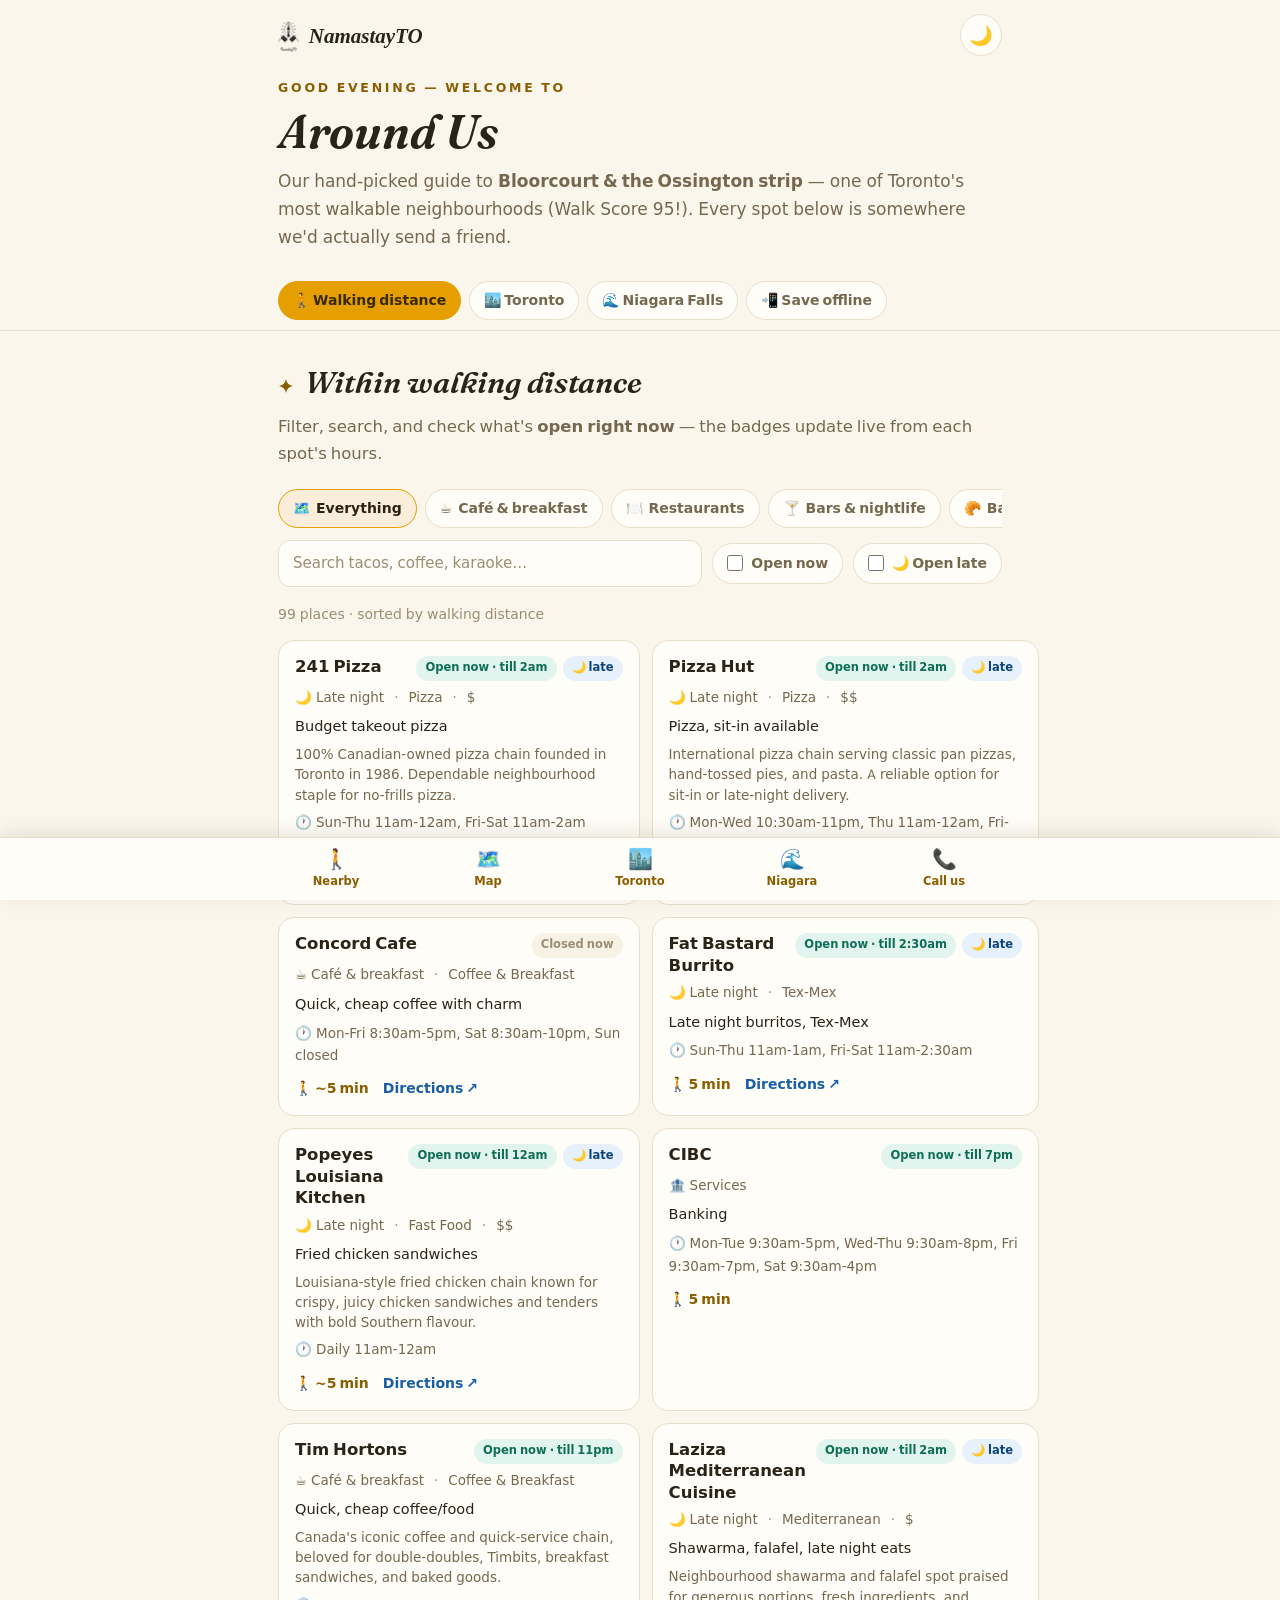
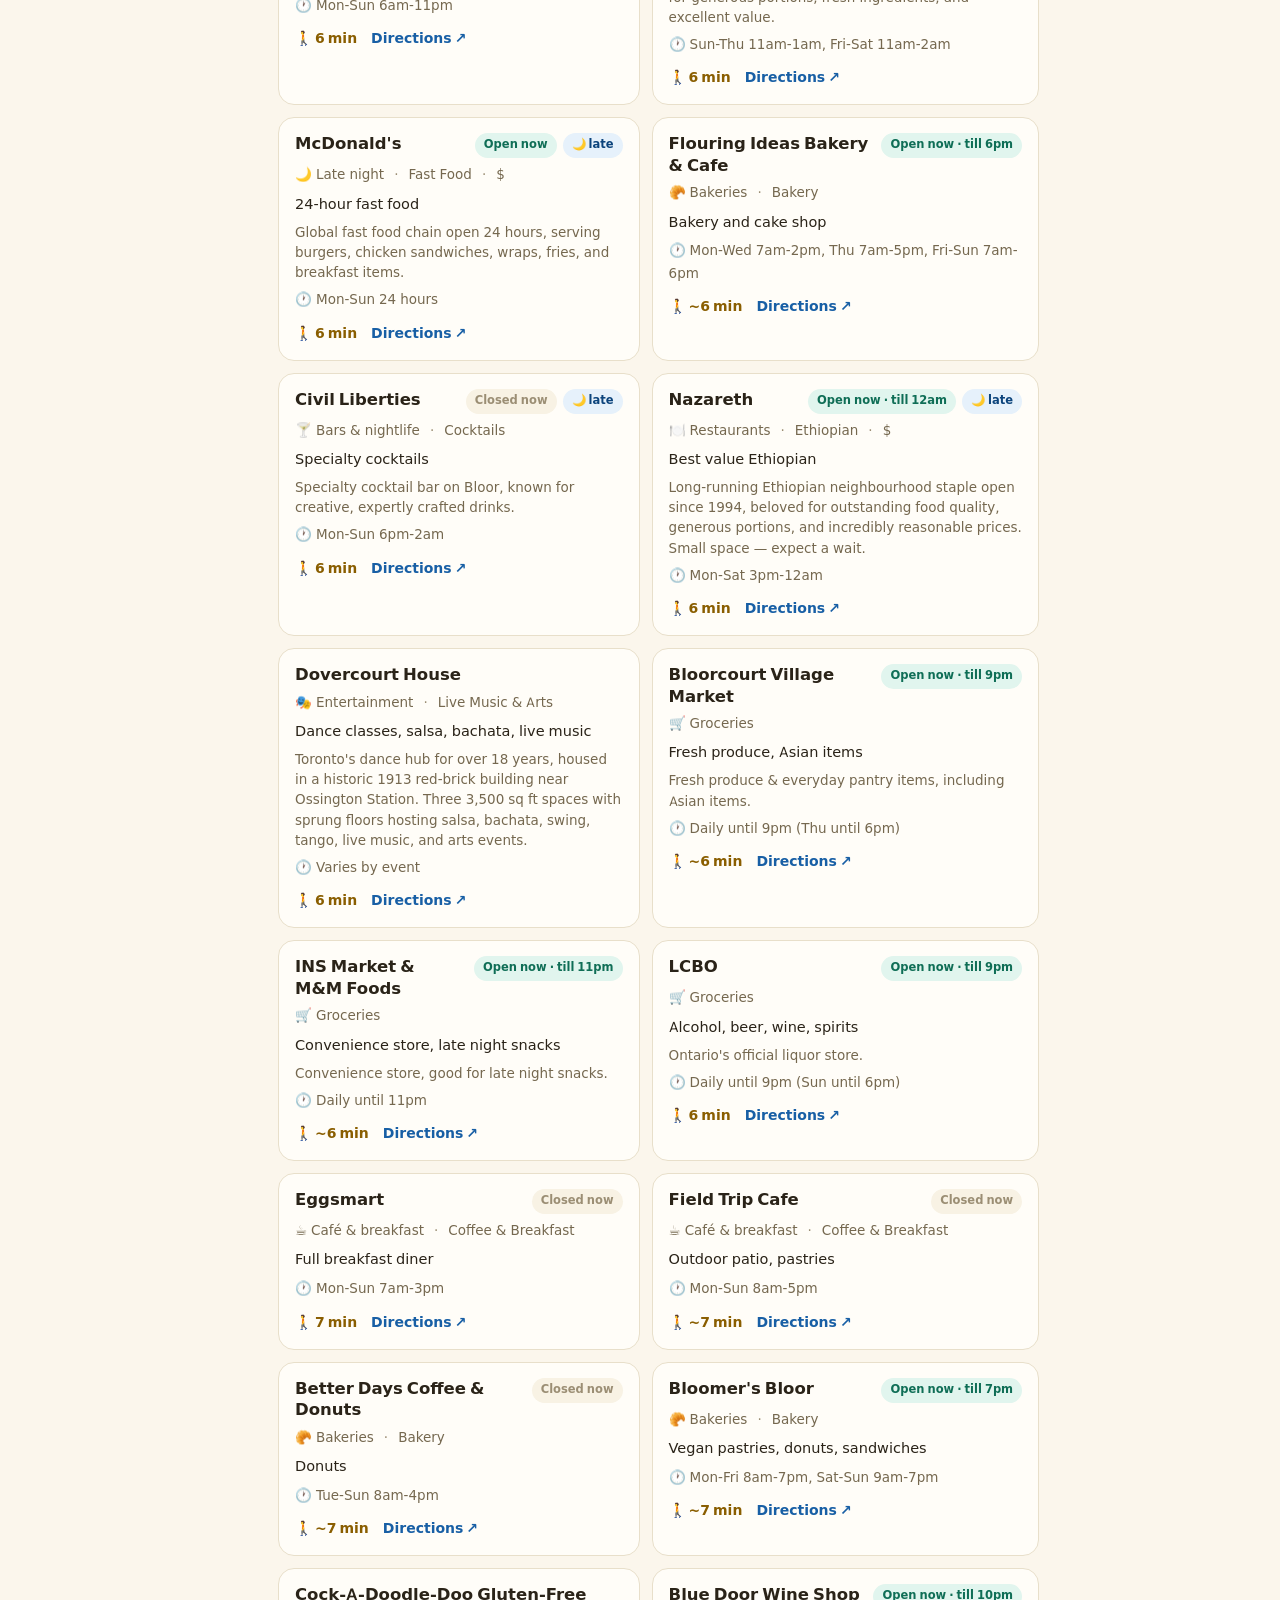
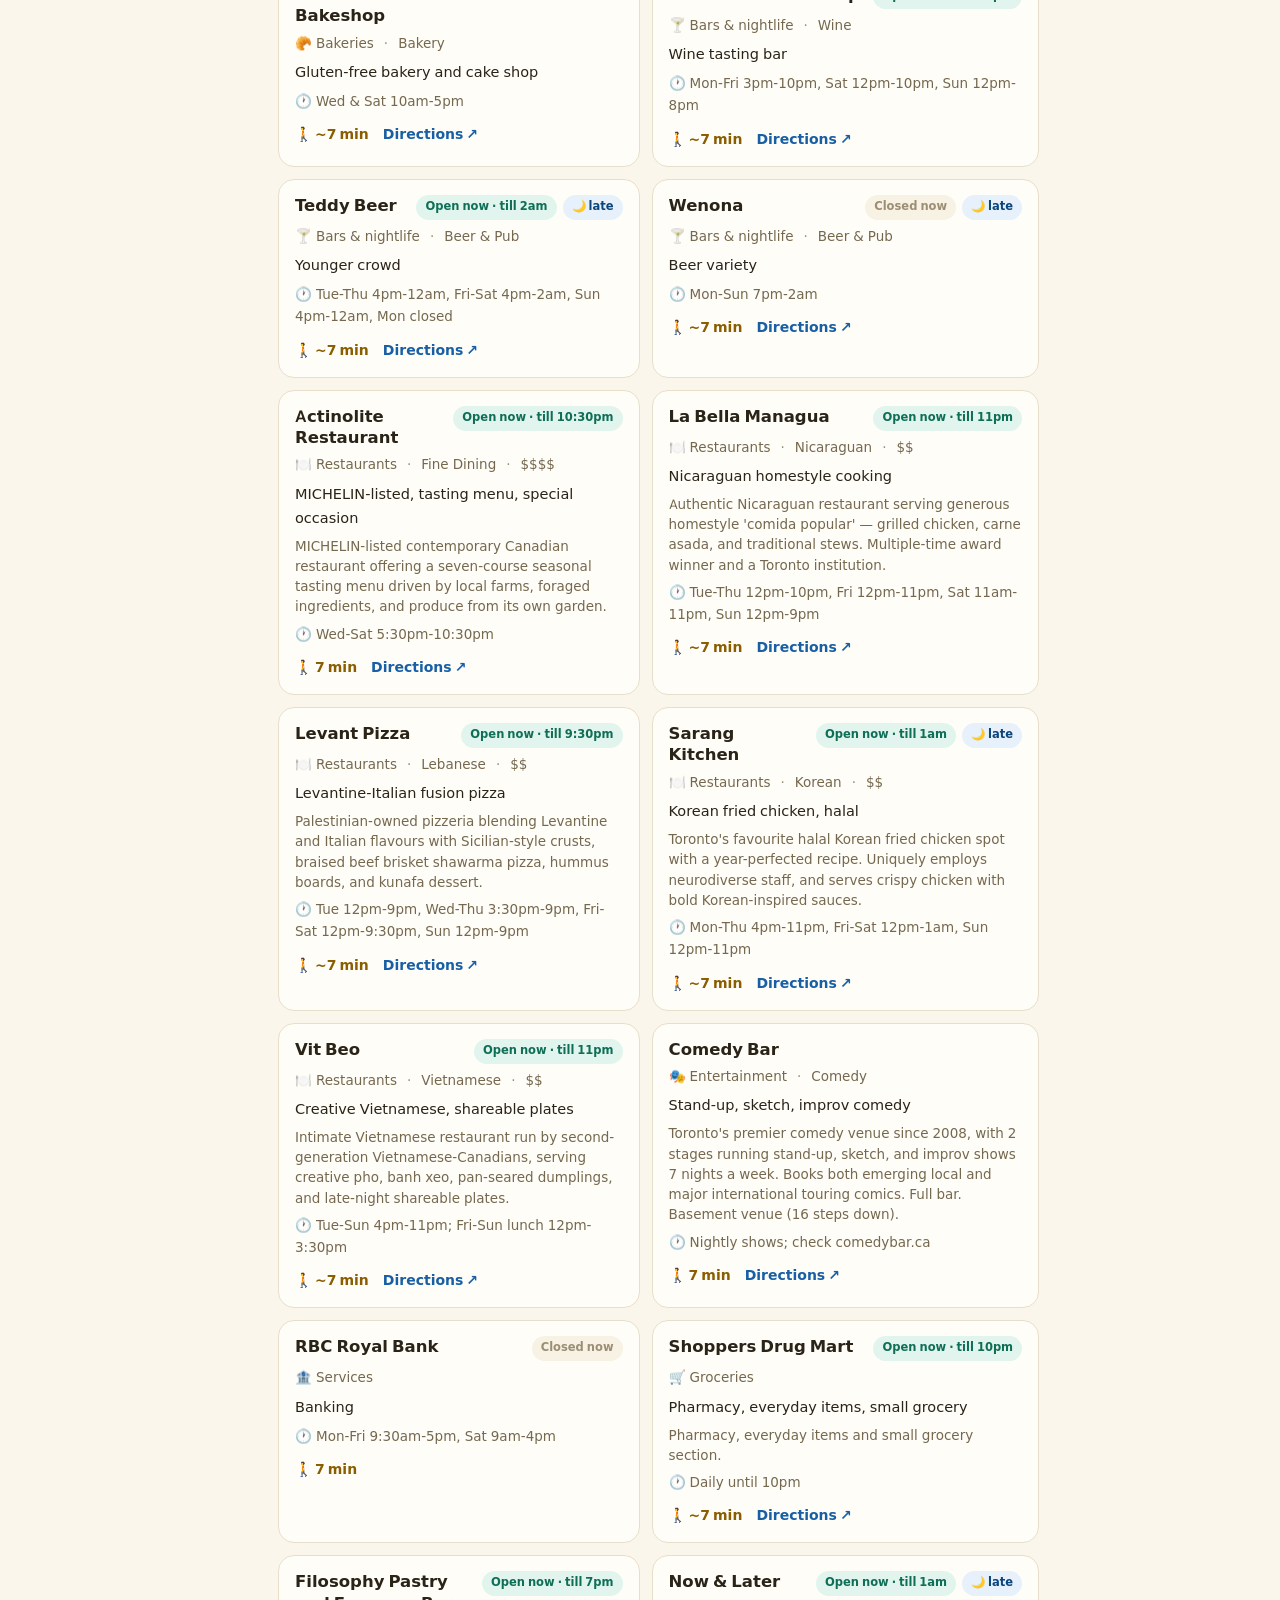
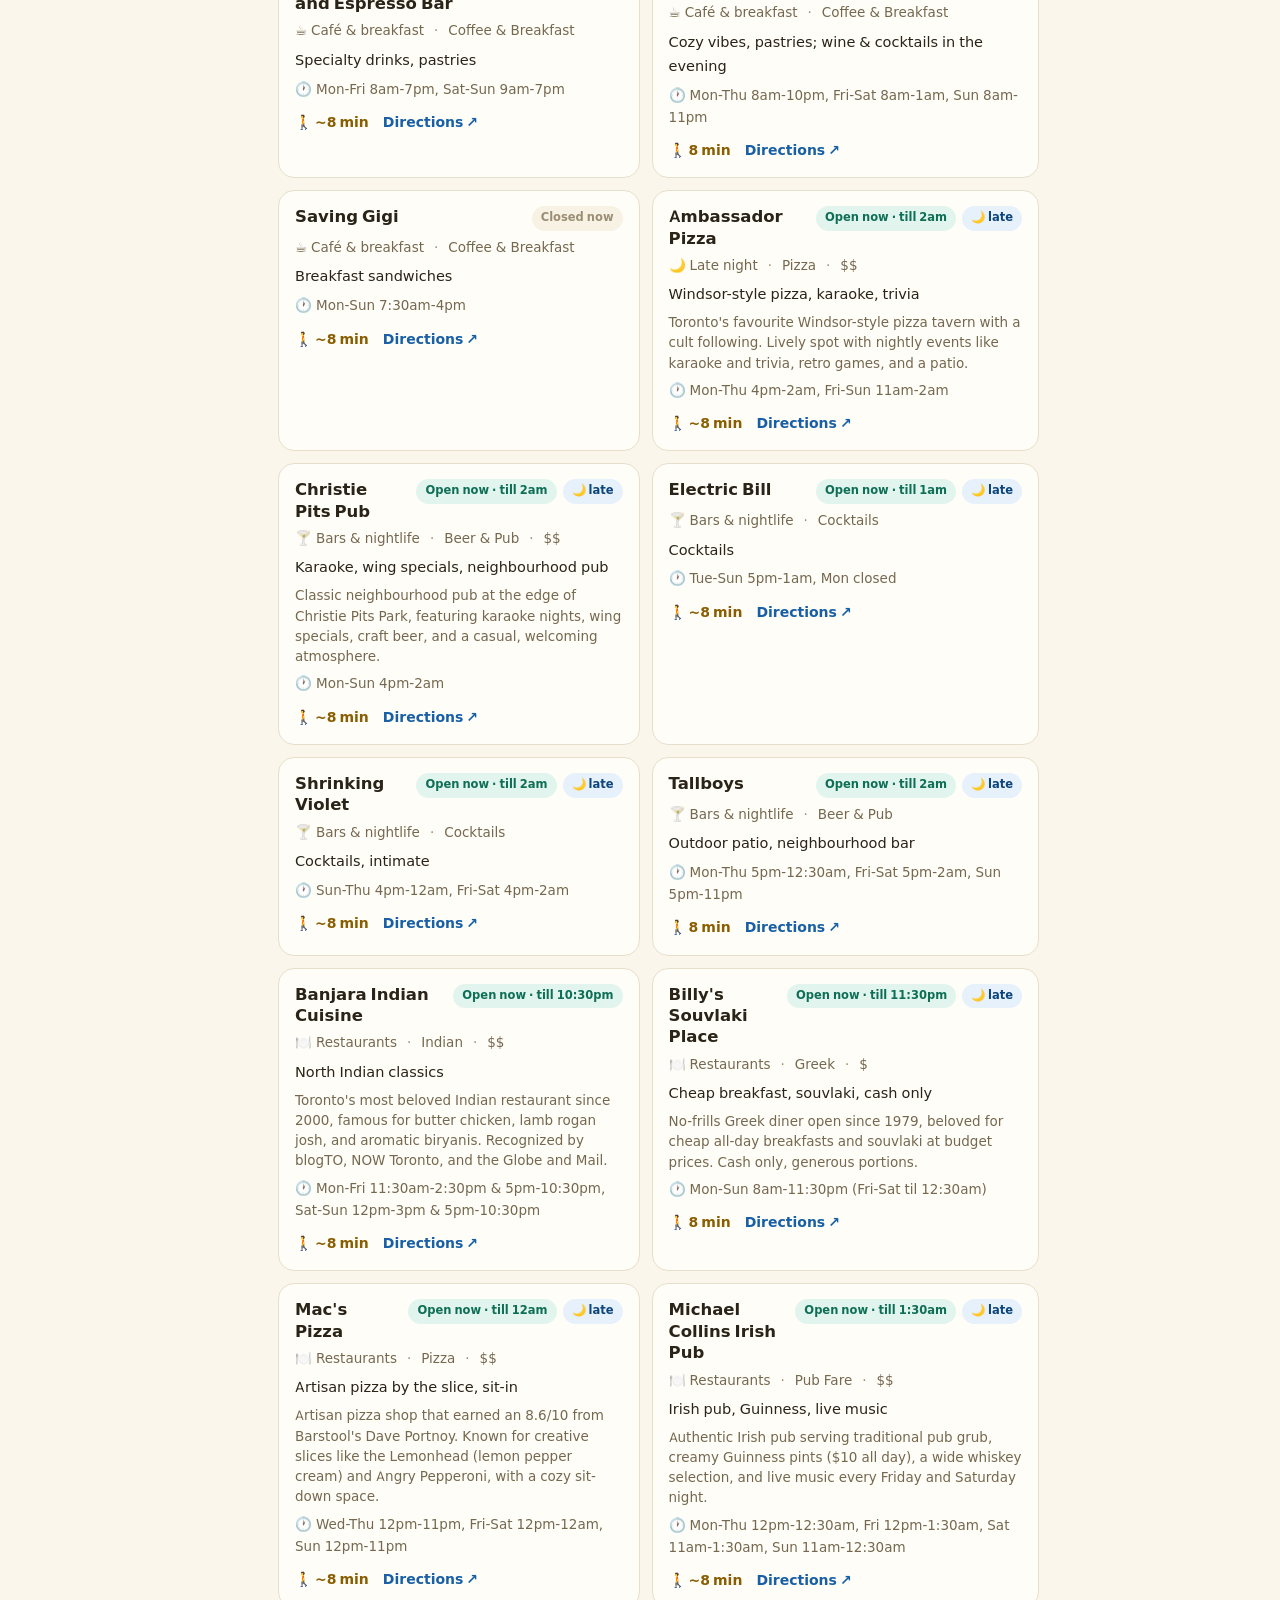
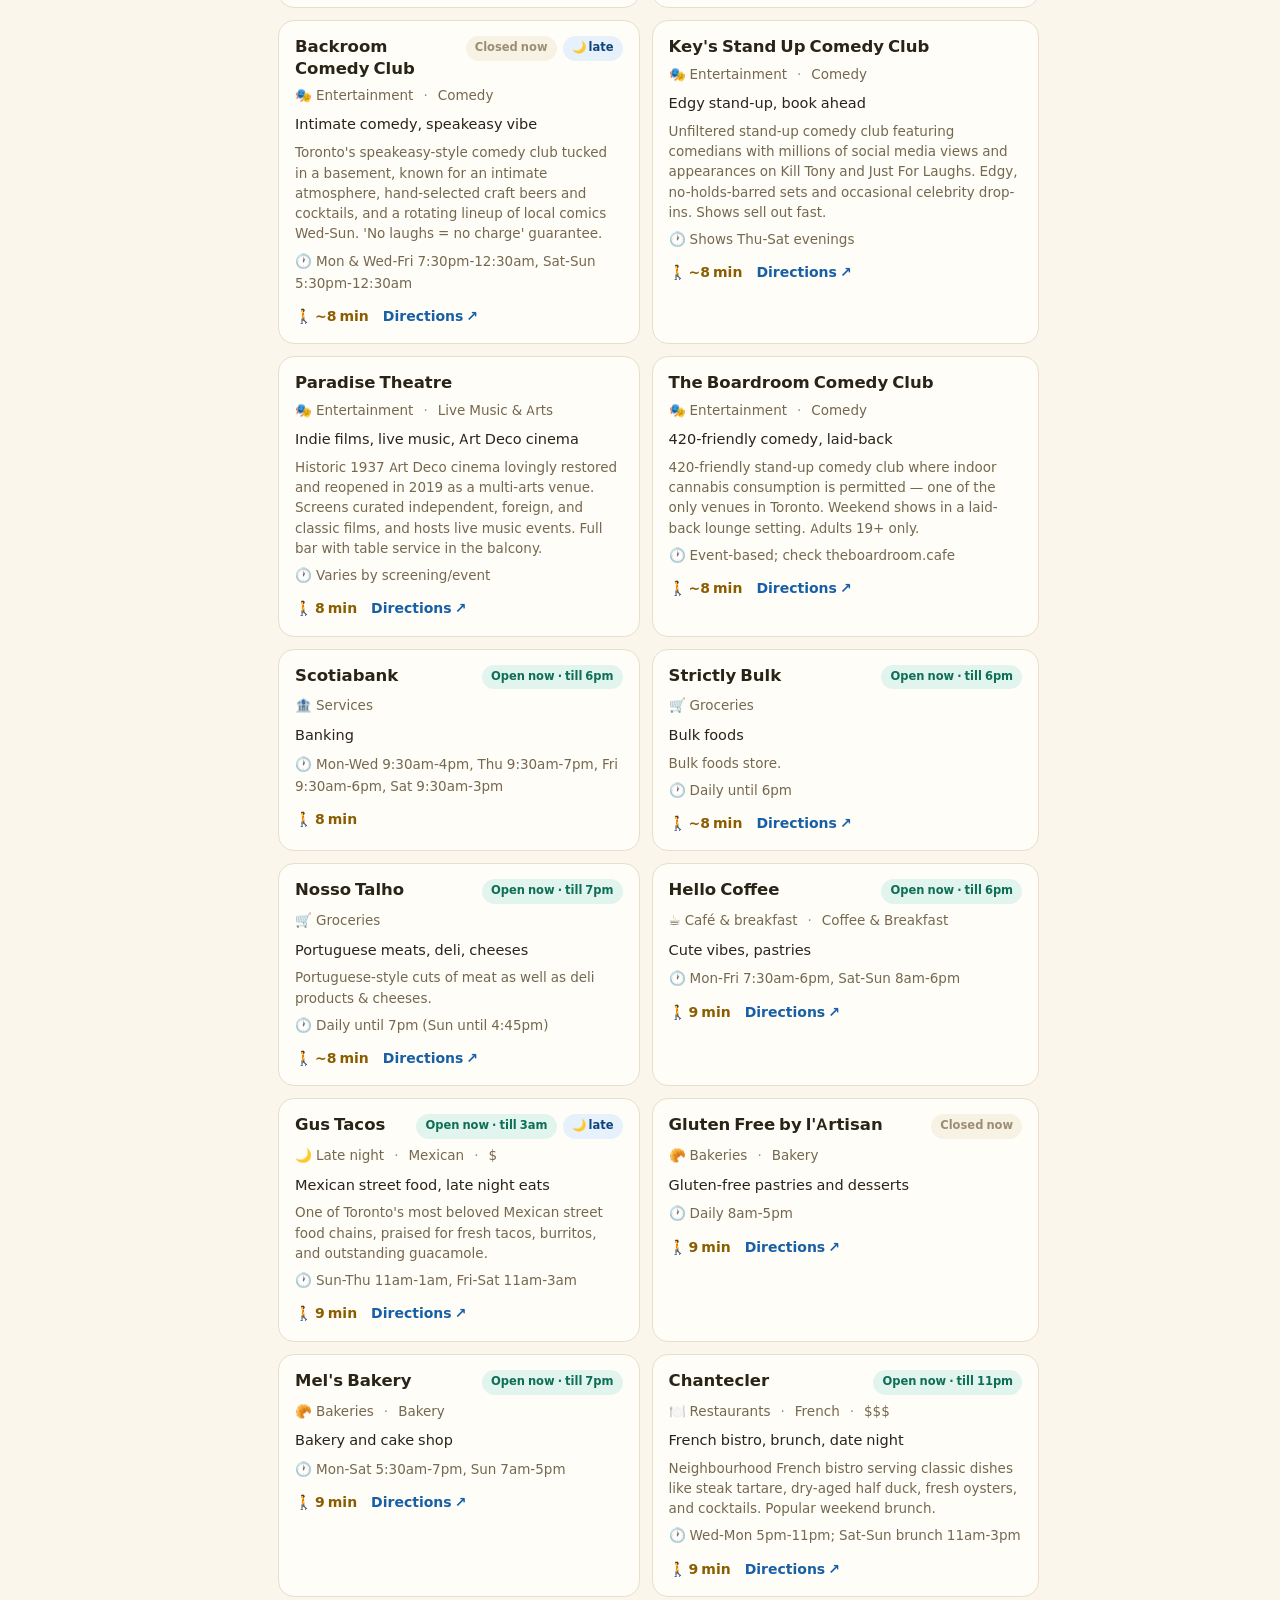
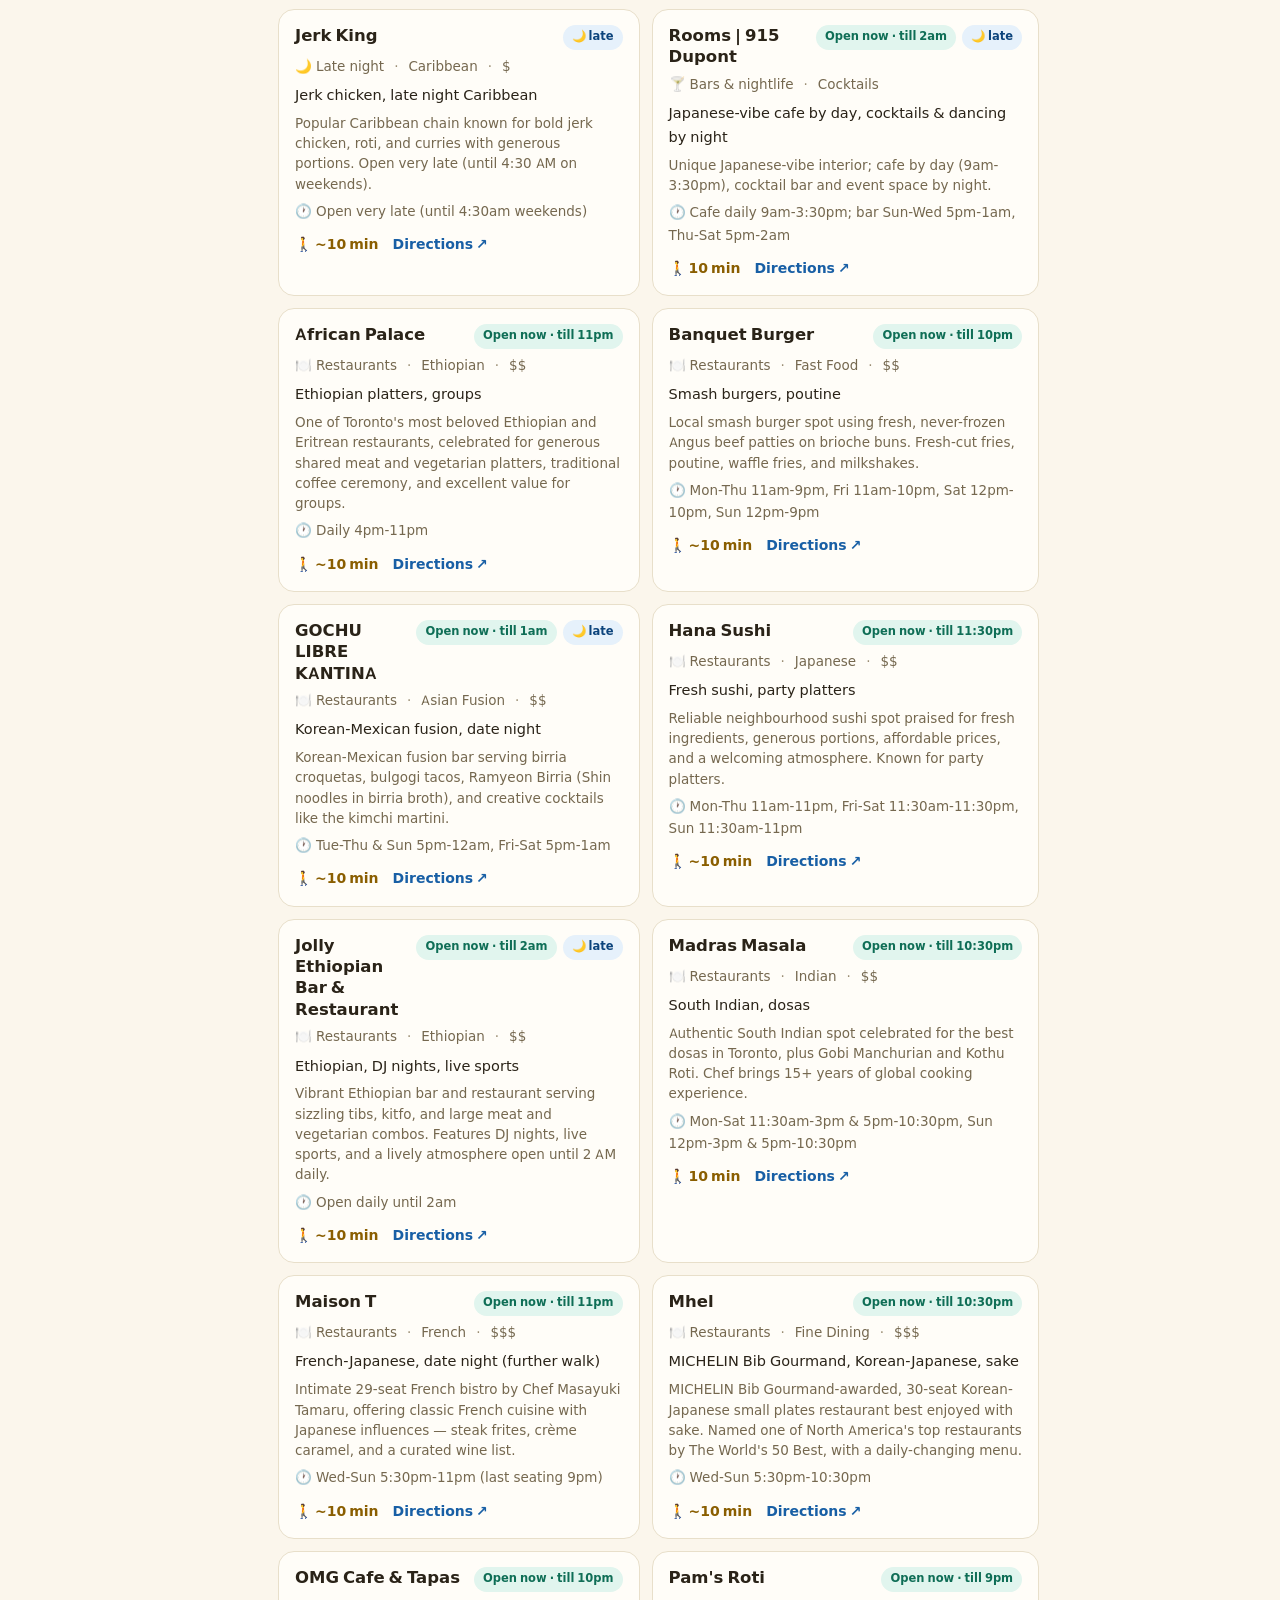
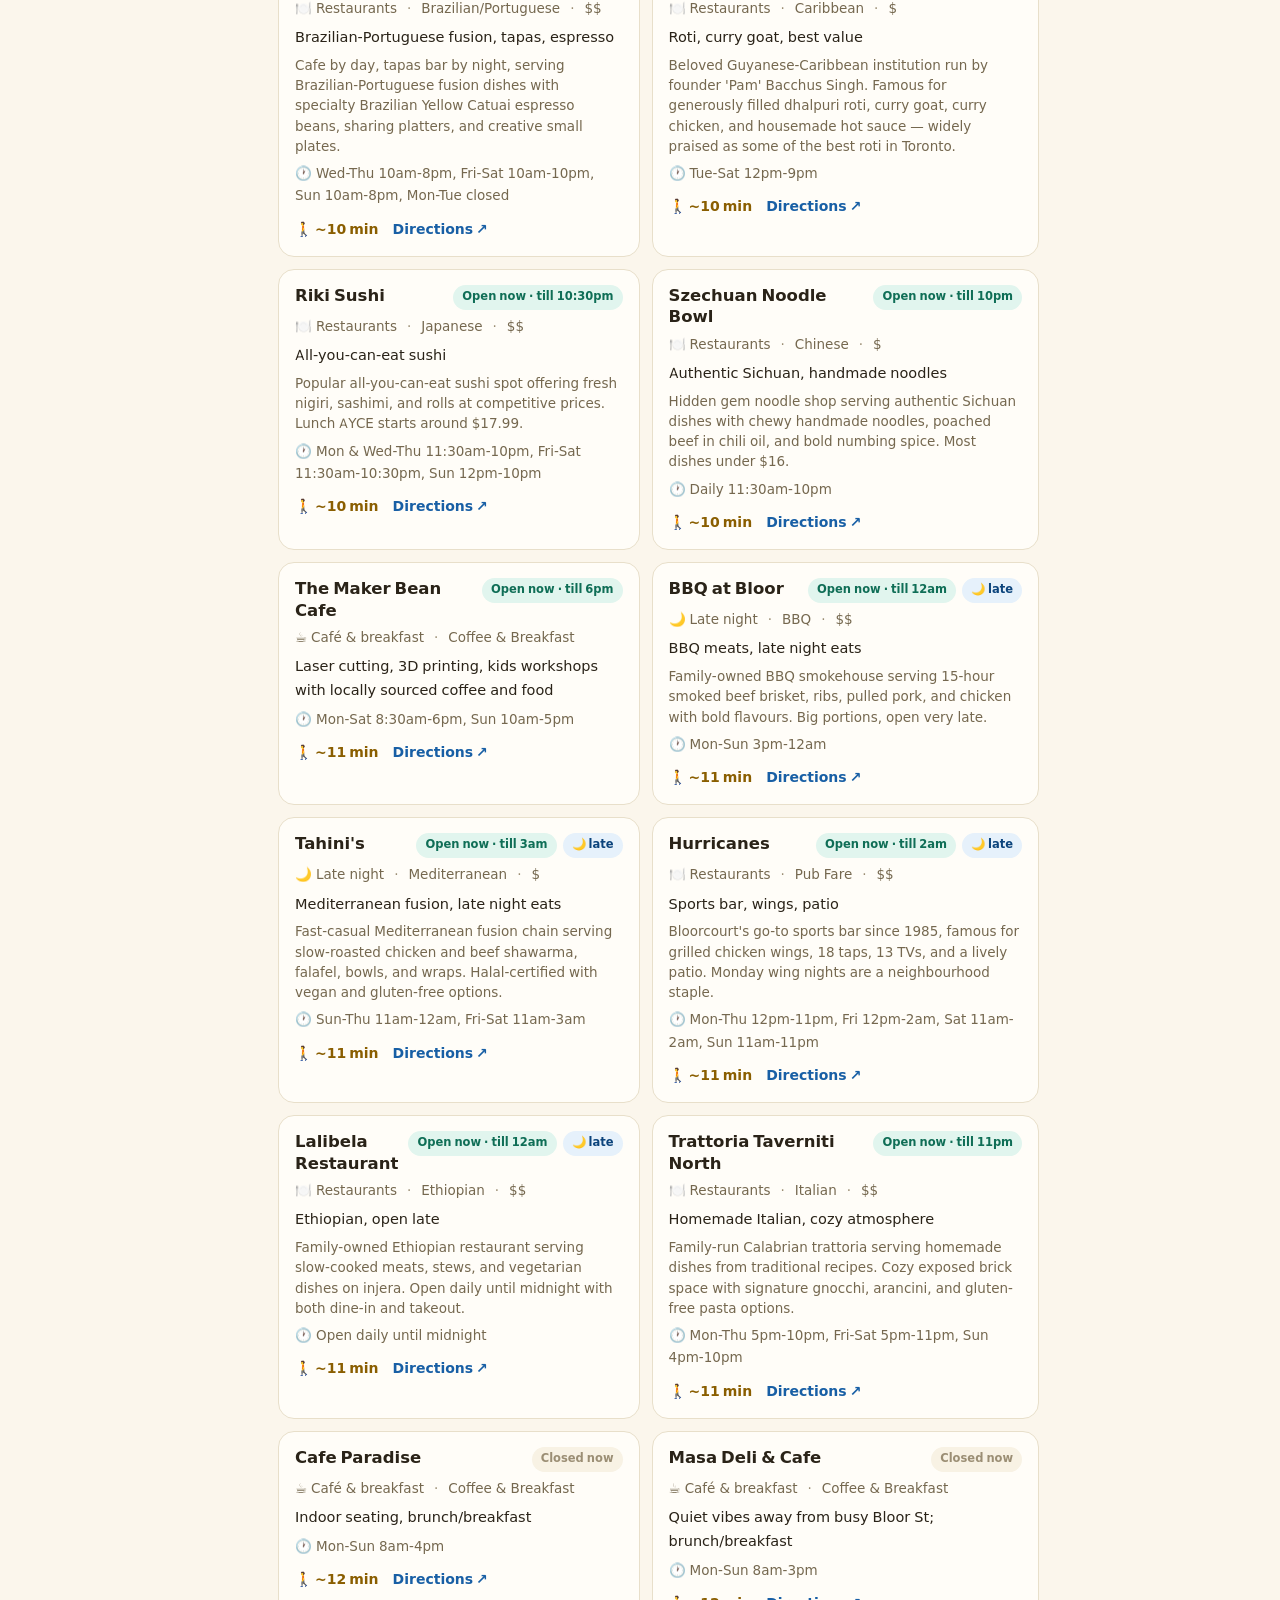
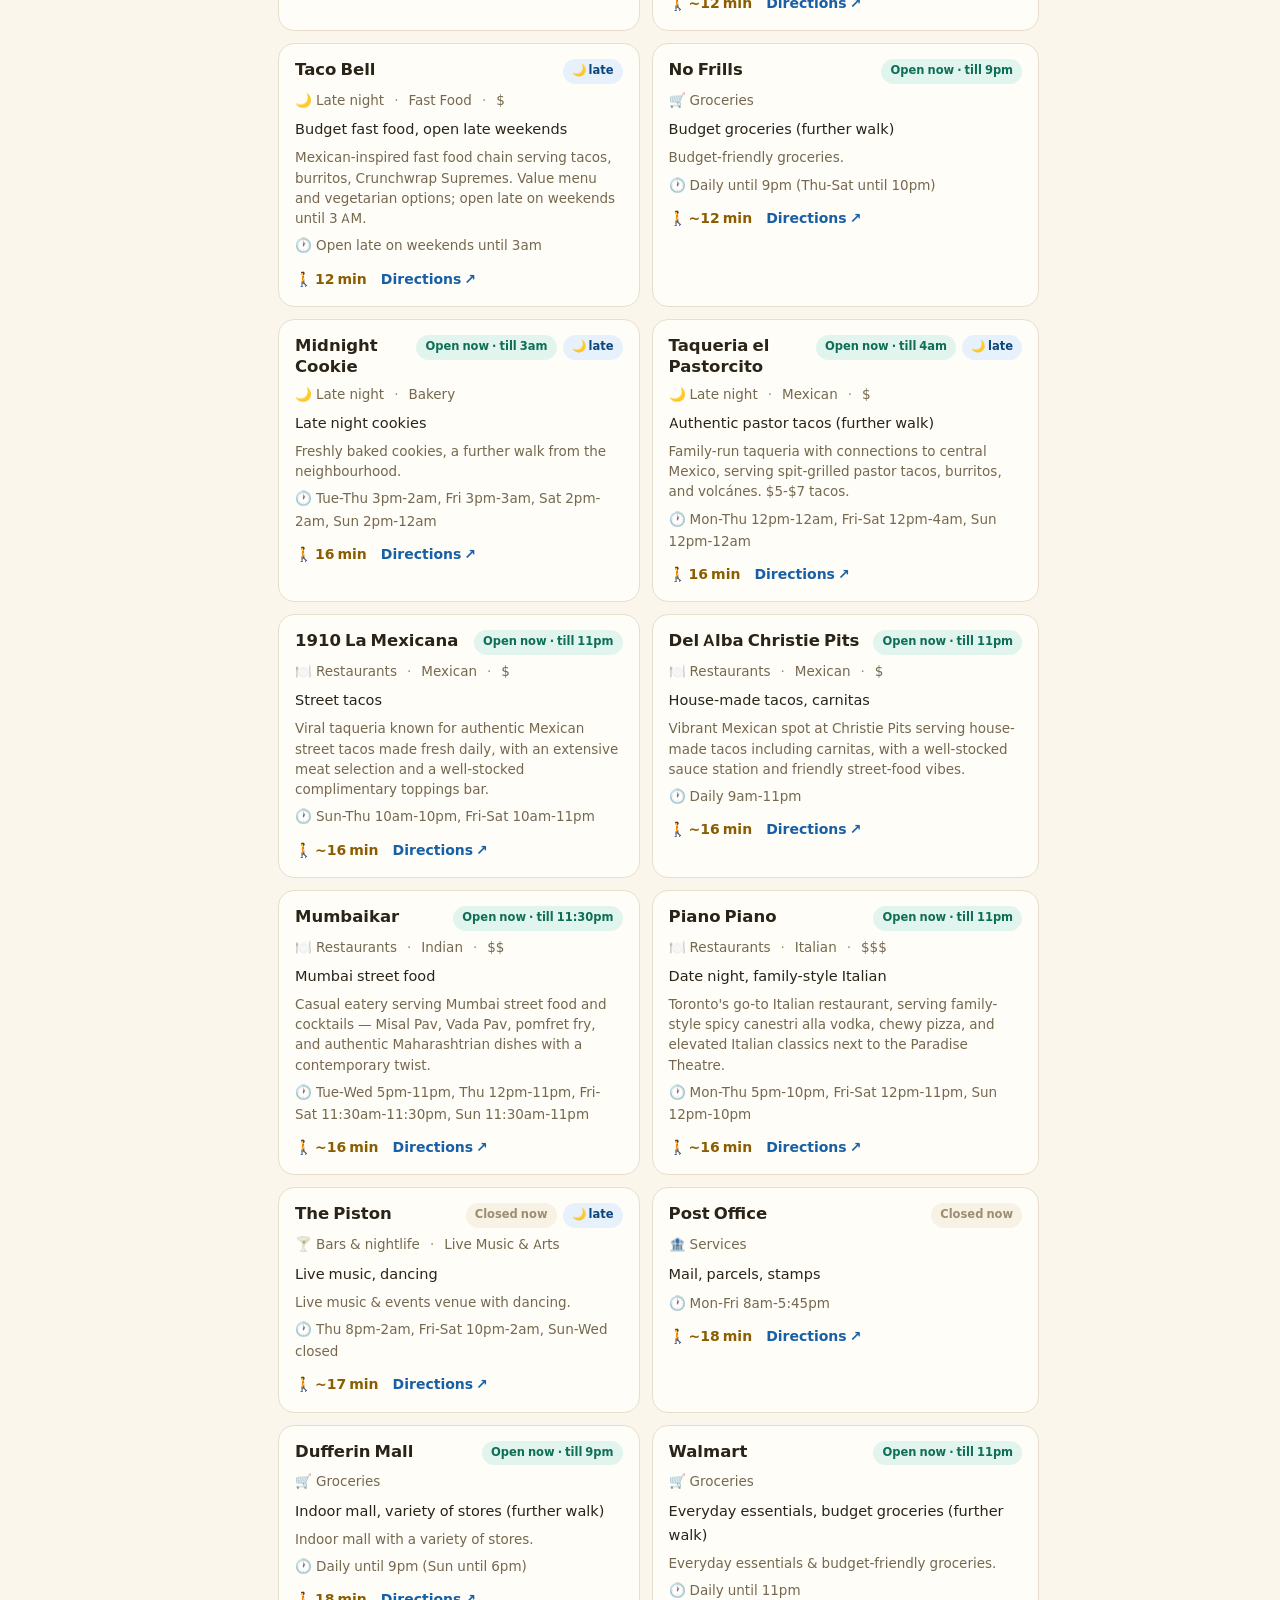
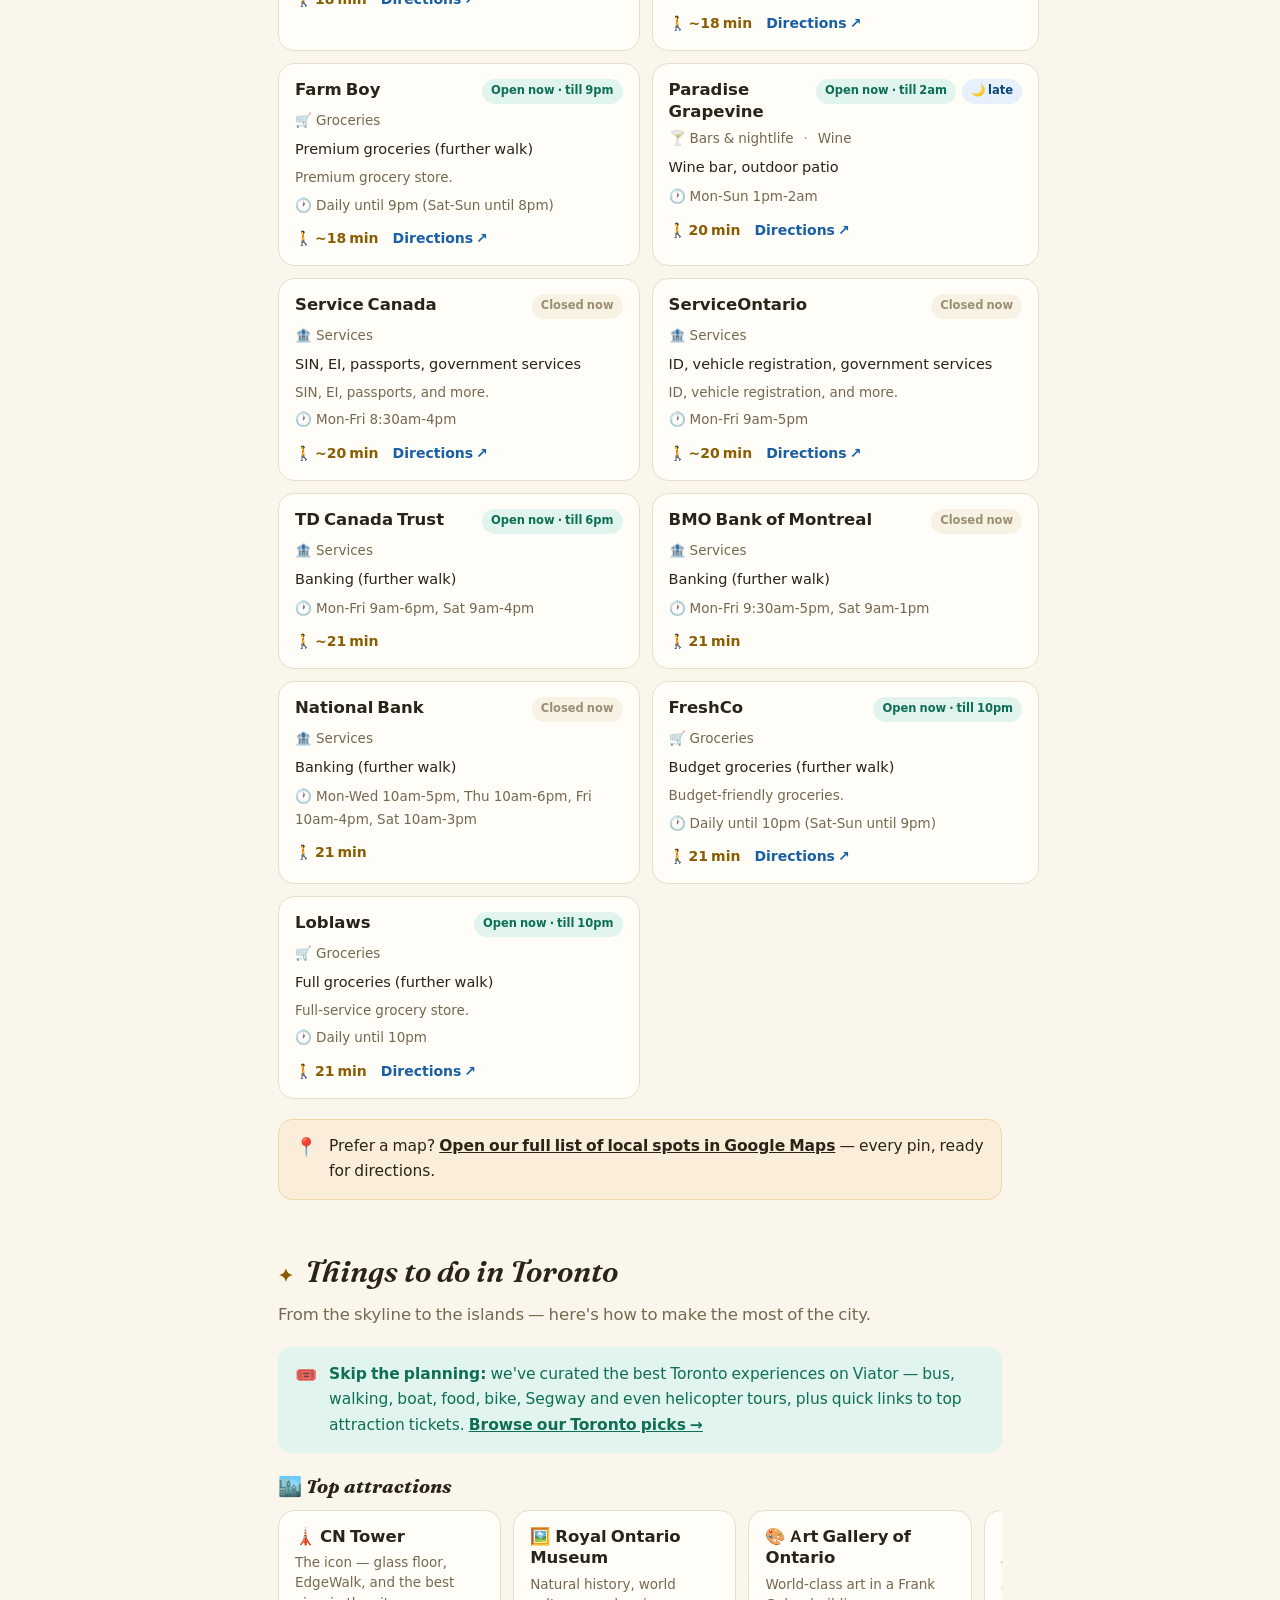
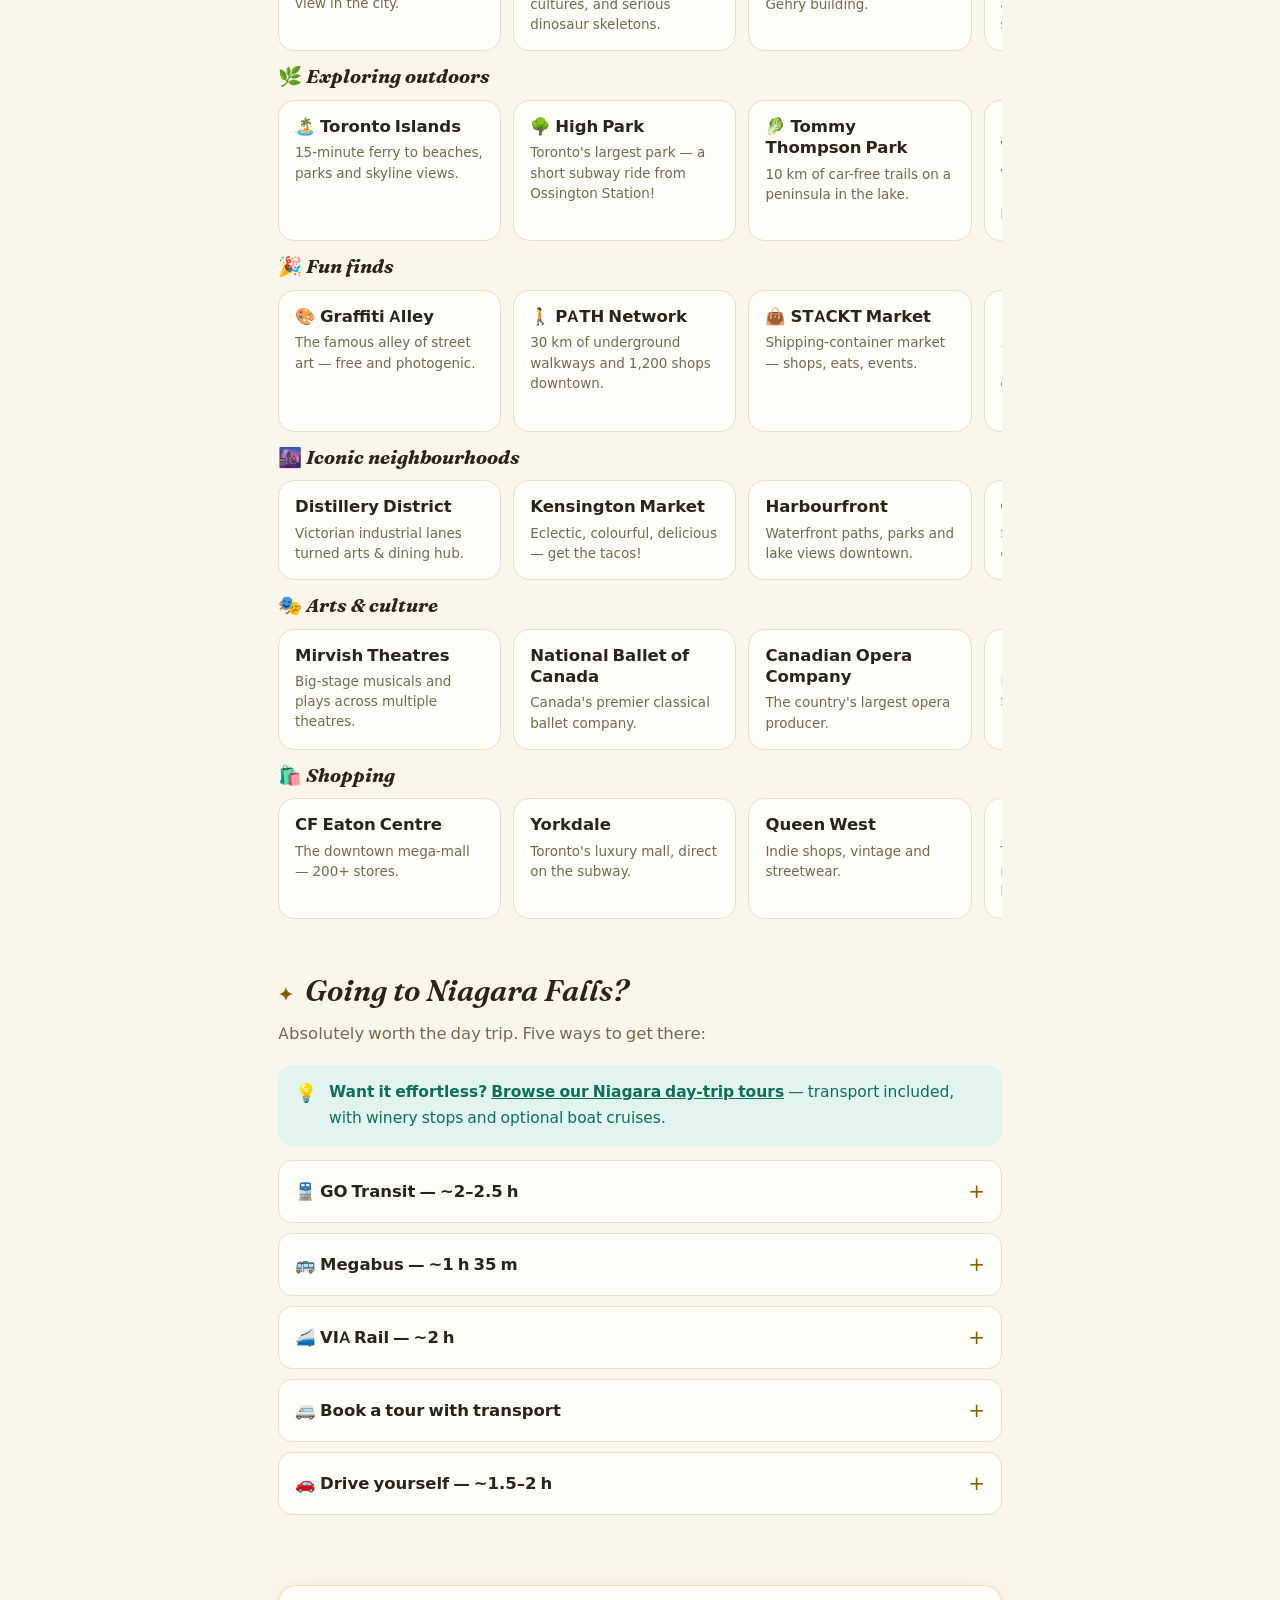
<file: site/aroundus/index.html>
<!DOCTYPE html>
<html lang="en">
<head>
<meta charset="UTF-8">
<meta name="viewport" content="width=device-width, initial-scale=1">
<meta name="robots" content="noindex, nofollow, noarchive">
<meta name="theme-color" content="#FBF6EC">
<meta name="description" content="NamastayTO's hand-picked neighbourhood guide — Bloorcourt, Toronto.">
<title>Around Us · NamastayTO Neighbourhood Guide</title>
<link rel="stylesheet" href="../css/style.css">
<link rel="manifest" href="../manifest-aroundus.webmanifest">
<link rel="icon" href="../assets/img/brand/icon-192.png">
<link rel="apple-touch-icon" href="../assets/img/brand/icon-180.png">
<script>try{var q=new URLSearchParams(location.search).get("theme");var t=q||localStorage.getItem("nsto-theme");if(t)document.documentElement.setAttribute("data-theme",t);}catch(e){}</script>
</head>
<body data-swbase="../">

<header class="topbar">
  <a class="wordmark" href="#top"><img src="../assets/img/brand/logo.png" alt="">NamastayTO</a>
  <button class="theme-btn" id="themeBtn" aria-label="Toggle dark mode">🌙</button>
</header>

<div class="wrap" id="top" style="padding-top:8px">
  <p class="eyebrow" style="font-size:12.5px;font-weight:700;letter-spacing:.22em;text-transform:uppercase;color:var(--gold-ink);margin:0 0 6px" data-greet>Welcome to</p>
  <h1 style="font-size:clamp(32px,8vw,46px);font-weight:620;margin:0 0 8px">Around Us</h1>
  <p class="lead" style="font-size:17px">Our hand-picked guide to <strong>Bloorcourt &amp; the Ossington strip</strong> — one of Toronto's most walkable neighbourhoods (Walk Score 95!). Every spot below is somewhere we'd actually send a friend.</p>
</div>

<div class="hint-strip" id="hintStrip"></div>

<nav class="jnav" aria-label="Guide sections">
  <div class="jnav-inner">
    <a href="#nearby">🚶 Walking distance</a>
    <a href="#toronto">🏙️ Toronto</a>
    <a href="#niagara">🌊 Niagara Falls</a>
    <a href="#save">📲 Save offline</a>
  </div>
</nav>

<section class="section" id="nearby">
  <div class="wrap">
    <h2><span class="orn">✦</span> Within walking distance</h2>
    <p class="lead">Filter, search, and check what's <strong>open right now</strong> — the badges update live from each spot's hours.</p>

    <div class="filter-strip" id="typeChips"></div>
    <div class="filter-tools">
      <input type="search" id="placeSearch" placeholder="Search tacos, coffee, karaoke…" aria-label="Search places">
      <label class="tog"><input type="checkbox" id="openTog">Open now</label>
      <label class="tog"><input type="checkbox" id="lateTog">🌙 Open late</label>
    </div>
    <p class="count-line" id="countLine"></p>
    <div class="places" id="places"></div>

    <div class="callout gold" style="margin-top:20px"><span class="ico">📍</span><span>Prefer a map? <a href="https://maps.app.goo.gl/4qhESNe2efMqXMdH6" target="_blank" rel="noopener">Open our full list of local spots in Google Maps</a> — every pin, ready for directions.</span></div>
  </div>
</section>

<section class="section" id="toronto">
  <div class="wrap">
    <h2><span class="orn">✦</span> Things to do in Toronto</h2>
    <p class="lead">From the skyline to the islands — here's how to make the most of the city.</p>

    <div class="callout good"><span class="ico">🎟️</span><span><strong>Skip the planning:</strong> we've curated the best Toronto experiences on Viator — bus, walking, boat, food, bike, Segway and even helicopter tours, plus quick links to top attraction tickets. <a href="https://vi.me/s/namastayto" target="_blank" rel="noopener">Browse our Toronto picks →</a></span></div>

    <h3 style="margin-top:22px">🏙️ Top attractions</h3>
    <div class="swipe-row">
      <div class="place"><div class="p-name">🗼 CN Tower</div><div class="p-desc">The icon — glass floor, EdgeWalk, and the best view in the city.</div></div>
      <div class="place"><div class="p-name">🖼️ Royal Ontario Museum</div><div class="p-desc">Natural history, world cultures, and serious dinosaur skeletons.</div></div>
      <div class="place"><div class="p-name">🎨 Art Gallery of Ontario</div><div class="p-desc">World-class art in a Frank Gehry building.</div></div>
      <div class="place"><div class="p-name">🐟 Ripley's Aquarium</div><div class="p-desc">A moving walkway through a shark tunnel. Enough said.</div></div>
      <div class="place"><div class="p-name">🏒 Hockey Hall of Fame</div><div class="p-desc">A pilgrimage for any hockey fan.</div></div>
      <div class="place"><div class="p-name">🇨🇦 Little Canada</div><div class="p-desc">Canada's cities in stunning miniature.</div></div>
      <div class="place"><div class="p-name">🏰 Casa Loma</div><div class="p-desc">A real 1914 castle with gardens and secret passages.</div></div>
      <div class="place"><div class="p-name">🛍️ St. Lawrence Market</div><div class="p-desc">100+ vendors — bakers, butchers, artisans. Go hungry.</div></div>
      <div class="place"><div class="p-name">🏢 Nathan Phillips Square</div><div class="p-desc">The Toronto sign, events year-round, skating in winter.</div></div>
      <div class="place"><div class="p-name">🐘 Toronto Zoo</div><div class="p-desc">Huge zoo with a big botanical collection.</div></div>
    </div>

    <h3>🌿 Exploring outdoors</h3>
    <div class="swipe-row">
      <div class="place"><div class="p-name">🏝️ Toronto Islands</div><div class="p-desc">15-minute ferry to beaches, parks and skyline views.</div></div>
      <div class="place"><div class="p-name">🌳 High Park</div><div class="p-desc">Toronto's largest park — a short subway ride from Ossington Station!</div></div>
      <div class="place"><div class="p-name">🥬 Tommy Thompson Park</div><div class="p-desc">10 km of car-free trails on a peninsula in the lake.</div></div>
      <div class="place"><div class="p-name">🌲 Evergreen Brick Works</div><div class="p-desc">Weekend farmers' market + nature trails in an old brick factory.</div></div>
      <div class="place"><div class="p-name">⛰️ Scarborough Bluffs</div><div class="p-desc">Dramatic lakeside cliffs, beaches and trails.</div></div>
    </div>

    <h3>🎉 Fun finds</h3>
    <div class="swipe-row">
      <div class="place"><div class="p-name">🎨 Graffiti Alley</div><div class="p-desc">The famous alley of street art — free and photogenic.</div></div>
      <div class="place"><div class="p-name">🚶 PATH Network</div><div class="p-desc">30 km of underground walkways and 1,200 shops downtown.</div></div>
      <div class="place"><div class="p-name">👜 STACKT Market</div><div class="p-desc">Shipping-container market — shops, eats, events.</div></div>
      <div class="place"><div class="p-name">🌺 Allan Gardens</div><div class="p-desc">A glass conservatory from 1910, full of plants from everywhere.</div></div>
      <div class="place"><div class="p-name">🎪 Sankofa Square</div><div class="p-desc">Toronto's mini Times Square — concerts and community events.</div></div>
      <div class="place"><div class="p-name">🪖 Fort York</div><div class="p-desc">Original War of 1812 buildings on a 43-acre historic site.</div></div>
      <div class="place"><div class="p-name">👠 Bata Shoe Museum</div><div class="p-desc">4,500 years of footwear. Weirdly fascinating.</div></div>
      <div class="place"><div class="p-name">🕌 Aga Khan Museum</div><div class="p-desc">Stunning architecture tracing Islamic art and culture.</div></div>
    </div>

    <h3>🌆 Iconic neighbourhoods</h3>
    <div class="swipe-row">
      <div class="place"><div class="p-name">Distillery District</div><div class="p-desc">Victorian industrial lanes turned arts &amp; dining hub.</div></div>
      <div class="place"><div class="p-name">Kensington Market</div><div class="p-desc">Eclectic, colourful, delicious — get the tacos!</div></div>
      <div class="place"><div class="p-name">Harbourfront</div><div class="p-desc">Waterfront paths, parks and lake views downtown.</div></div>
      <div class="place"><div class="p-name">Chinatown</div><div class="p-desc">Specialty stores and some of the city's best dining.</div></div>
      <div class="place"><div class="p-name">Yorkville</div><div class="p-desc">High-end boutiques, galleries and chic cafés.</div></div>
      <div class="place"><div class="p-name">Financial District</div><div class="p-desc">Skyscraper canyons above the PATH network.</div></div>
    </div>

    <h3>🎭 Arts &amp; culture</h3>
    <div class="swipe-row">
      <div class="place"><div class="p-name">Mirvish Theatres</div><div class="p-desc">Big-stage musicals and plays across multiple theatres.</div></div>
      <div class="place"><div class="p-name">National Ballet of Canada</div><div class="p-desc">Canada's premier classical ballet company.</div></div>
      <div class="place"><div class="p-name">Canadian Opera Company</div><div class="p-desc">The country's largest opera producer.</div></div>
      <div class="place"><div class="p-name">Roy Thomson Hall</div><div class="p-desc">Home of the Toronto Symphony Orchestra.</div></div>
      <div class="place"><div class="p-name">TIFF · September</div><div class="p-desc">Premieres, red carpets and Oscar buzz every fall.</div></div>
      <div class="place"><div class="p-name">Hot Docs · Apr–May</div><div class="p-desc">North America's largest documentary festival.</div></div>
    </div>

    <h3>🛍️ Shopping</h3>
    <div class="swipe-row">
      <div class="place"><div class="p-name">CF Eaton Centre</div><div class="p-desc">The downtown mega-mall — 200+ stores.</div></div>
      <div class="place"><div class="p-name">Yorkdale</div><div class="p-desc">Toronto's luxury mall, direct on the subway.</div></div>
      <div class="place"><div class="p-name">Queen West</div><div class="p-desc">Indie shops, vintage and streetwear.</div></div>
      <div class="place"><div class="p-name">Dufferin Mall</div><div class="p-desc">The practical one — 18 minutes' walk from the house.</div></div>
    </div>
  </div>
</section>

<section class="section" id="niagara">
  <div class="wrap">
    <h2><span class="orn">✦</span> Going to Niagara Falls?</h2>
    <p class="lead">Absolutely worth the day trip. Five ways to get there:</p>
    <div class="callout good"><span class="ico">💡</span><span><strong>Want it effortless?</strong> <a href="https://www.viator.com/partner-shop/namastayto/W-bdc77daa-c683-4f7b-aee0-044efa85d36e" target="_blank" rel="noopener">Browse our Niagara day-trip tours</a> — transport included, with winery stops and optional boat cruises.</span></div>
    <details class="howto"><summary>🚆 GO Transit — ~2–2.5 h</summary><div class="body"><p>GO train from Union Station. When the direct Niagara train isn't running, take the Lakeshore West line to Burlington and transfer to GO Bus 12 — it drops you across from the Niagara Falls GO station. There's a <a href="https://www.niagaraparks.com/visit-niagara-parks/plan-your-visit/deals-toronto/" target="_blank" rel="noopener">GO + WEGO combo pass</a> that includes local Niagara transit.</p></div></details>
    <details class="howto"><summary>🚌 Megabus — ~1 h 35 m</summary><div class="body"><p>From Union Station Bus Terminal. Often the fastest and cheapest — <a href="https://ca.megabus.com/route-guides/toronto-to-niagara-falls-bus" target="_blank" rel="noopener">details here</a>.</p></div></details>
    <details class="howto"><summary>🚄 VIA Rail — ~2 h</summary><div class="body"><p>From Union Station — <a href="https://www.viarail.ca/en/explore-our-destinations/trains/ontario-and-quebec/toronto-niagara-falls" target="_blank" rel="noopener">details here</a>.</p></div></details>
    <details class="howto"><summary>🚐 Book a tour with transport</summary><div class="body"><p>Full-day tours include pickup, the falls, winery stops and optional cruises — <a href="https://www.viator.com/partner-shop/namastayto/W-bdc77daa-c683-4f7b-aee0-044efa85d36e" target="_blank" rel="noopener">browse our picks</a>.</p></div></details>
    <details class="howto"><summary>🚗 Drive yourself — ~1.5–2 h</summary><div class="body"><p>QEW highway toward Niagara. Allow 3+ hours on summer weekends.</p></div></details>
  </div>
</section>

<section class="section" id="save">
  <div class="wrap">
    <div class="nudge">
      <h3>📲 Save this guide to your phone</h3>
      <ul>
        <li><strong>Works without data or WiFi</strong> — check what's open from the subway platform</li>
        <li><strong>100% private</strong> — no app store, no account, no tracking. It collects nothing about you</li>
        <li>Opens instantly, faster than any app</li>
      </ul>
      <button class="btn install-btn">Add to home screen</button>
      <p class="ios-tip" id="iosTip">On iPhone: tap the <strong>Share</strong> button <span style="border:1px solid var(--line);border-radius:6px;padding:0 6px">⎋</span> in Safari, then choose <strong>“Add to Home Screen”</strong>.</p>
    </div>
  </div>
</section>

<div class="skyline" aria-hidden="true">
  <svg viewBox="0 0 760 70" xmlns="http://www.w3.org/2000/svg" fill="currentColor"><path d="M0 70V58h24V42h10v16h30V50h8v-6h10v6h8v8h34V38h12v20h26V30h6l3-14 2-8 2 8 3 14h6v28h30V44h12v14h40V54h20v16zm300 0V54h18V26h4l2-9 1.5-11 1.5 11 2 9h4v28h16v16zm70 0V58h22V40h12v18h28V46h10v12h10V44h12v14h30V34h10v24h24V50h10v8h26V42h12v16h30V52h8v6h24V38h10v20h28V48h12v10h26v12z"/></svg>
</div>
<footer class="site">
  <p class="fm">Made with ❤️ by Emilee &amp; Pranay — NamastayTO</p>
  <p>Every recommendation is ours — no one paid to be on this list.</p>
</footer>

<nav class="quickbar" aria-label="Quick actions">
  <div class="quickbar-inner">
    <a href="#nearby"><span class="qico">🚶</span>Nearby</a>
    <a href="https://maps.app.goo.gl/4qhESNe2efMqXMdH6" target="_blank" rel="noopener"><span class="qico">🗺️</span>Map</a>
    <a href="#toronto"><span class="qico">🏙️</span>Toronto</a>
    <a href="#niagara"><span class="qico">🌊</span>Niagara</a>
    <a href="tel:+16477079594"><span class="qico">📞</span>Call us</a>
  </div>
</nav>

<script src="../js/places-data.js"></script>
<script src="../js/guide.js"></script>
</body>
</html>
</file>
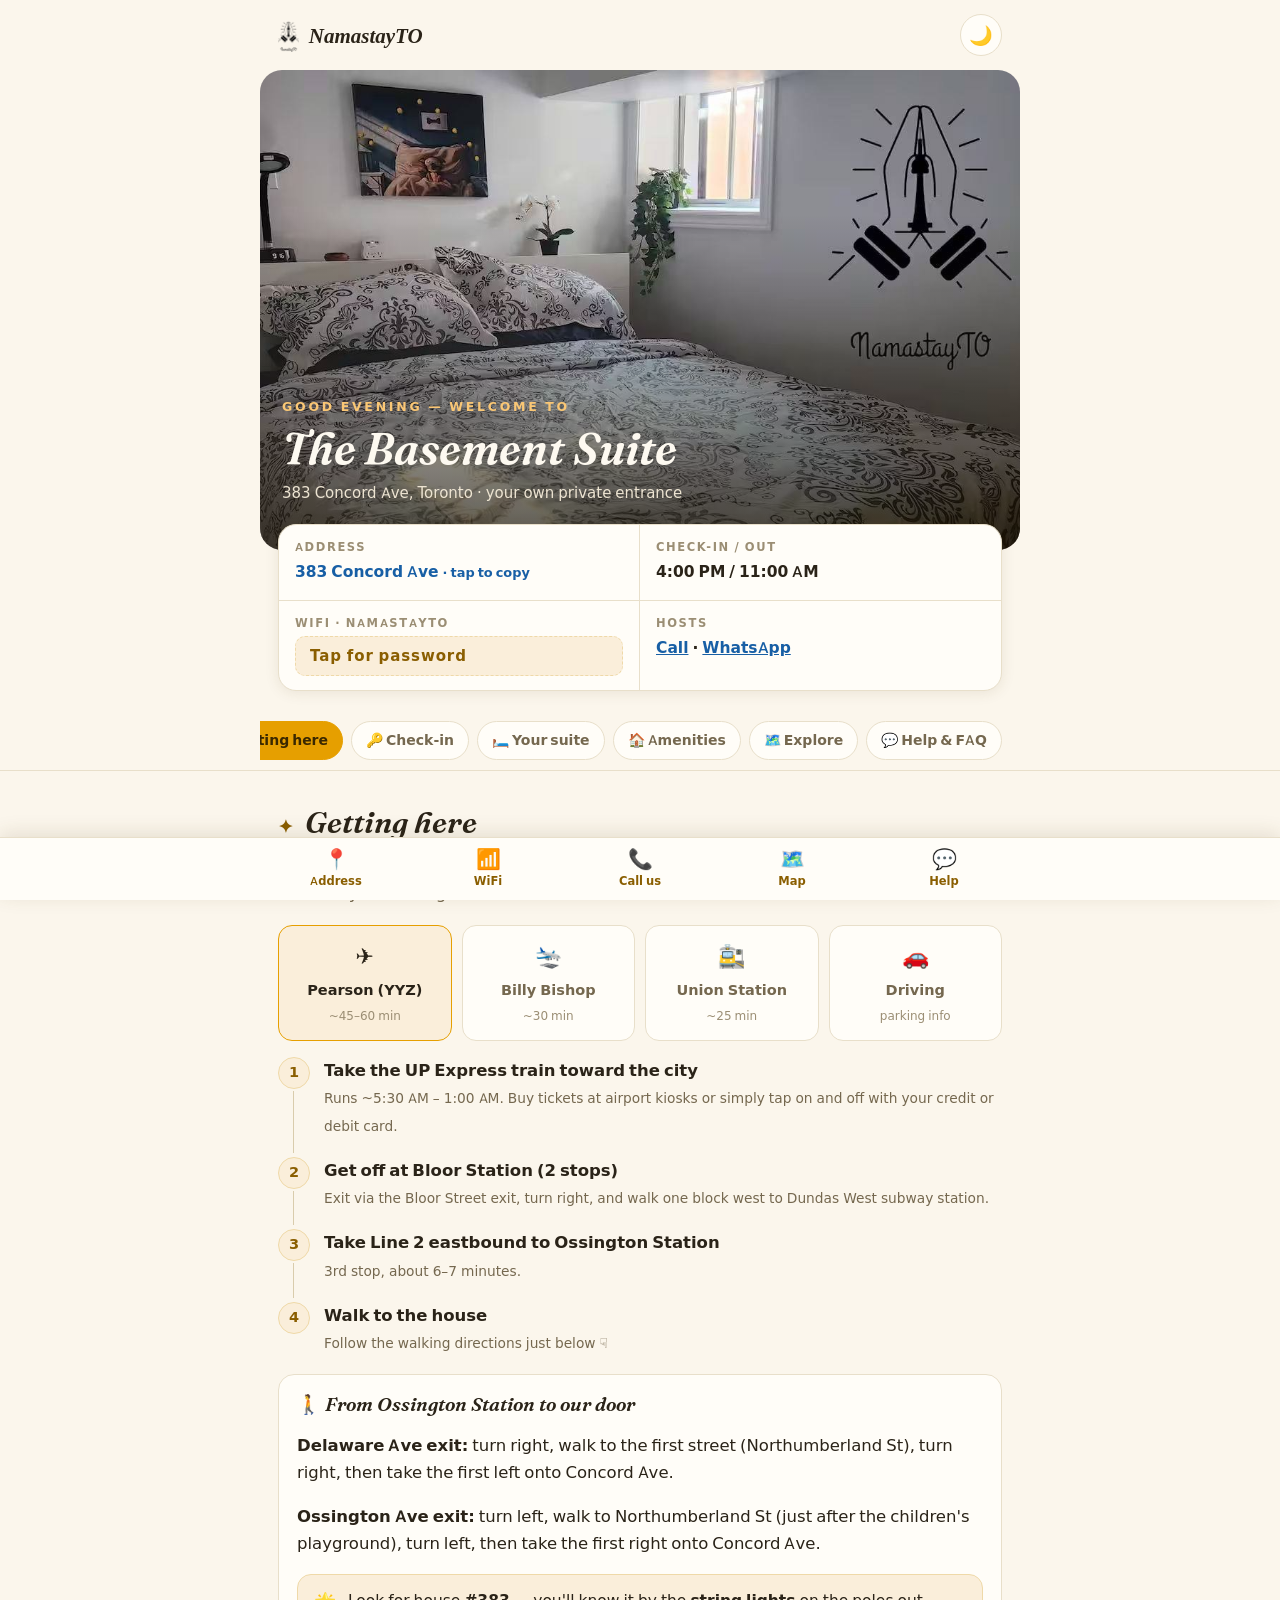
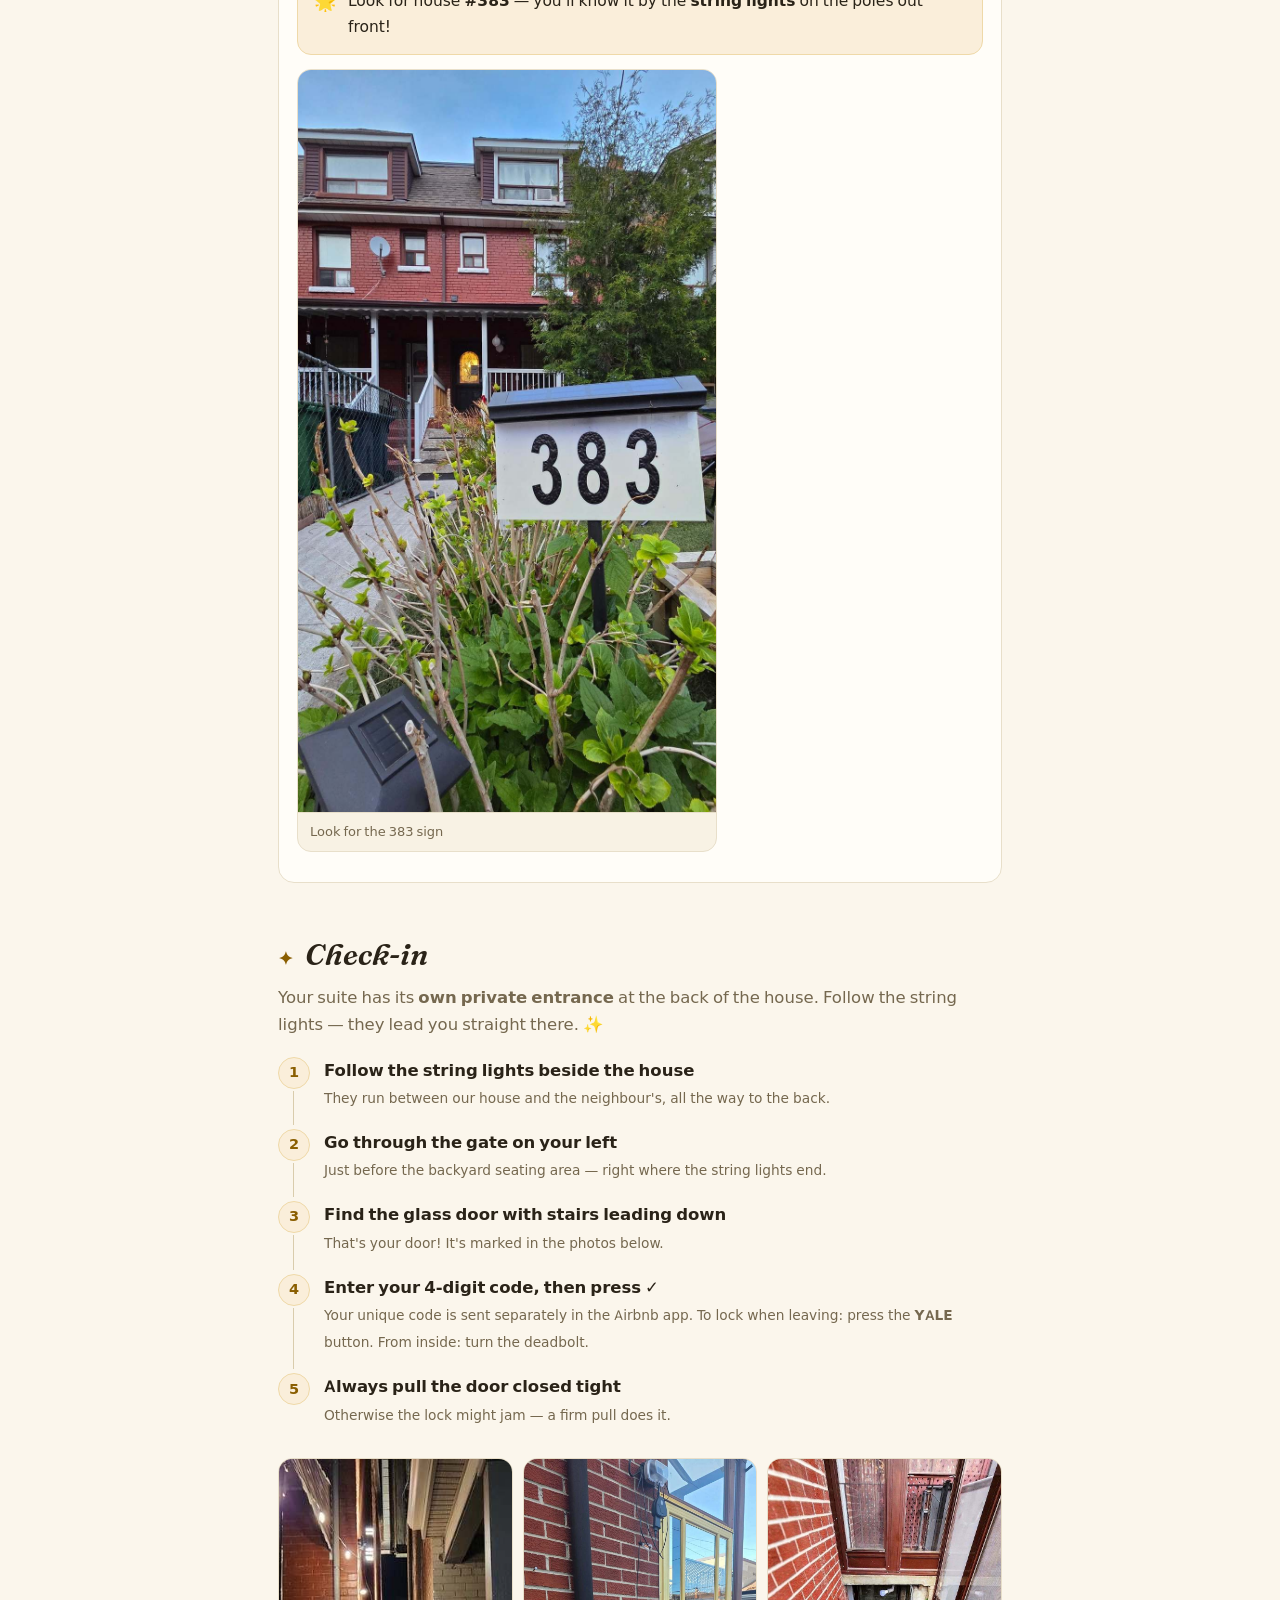
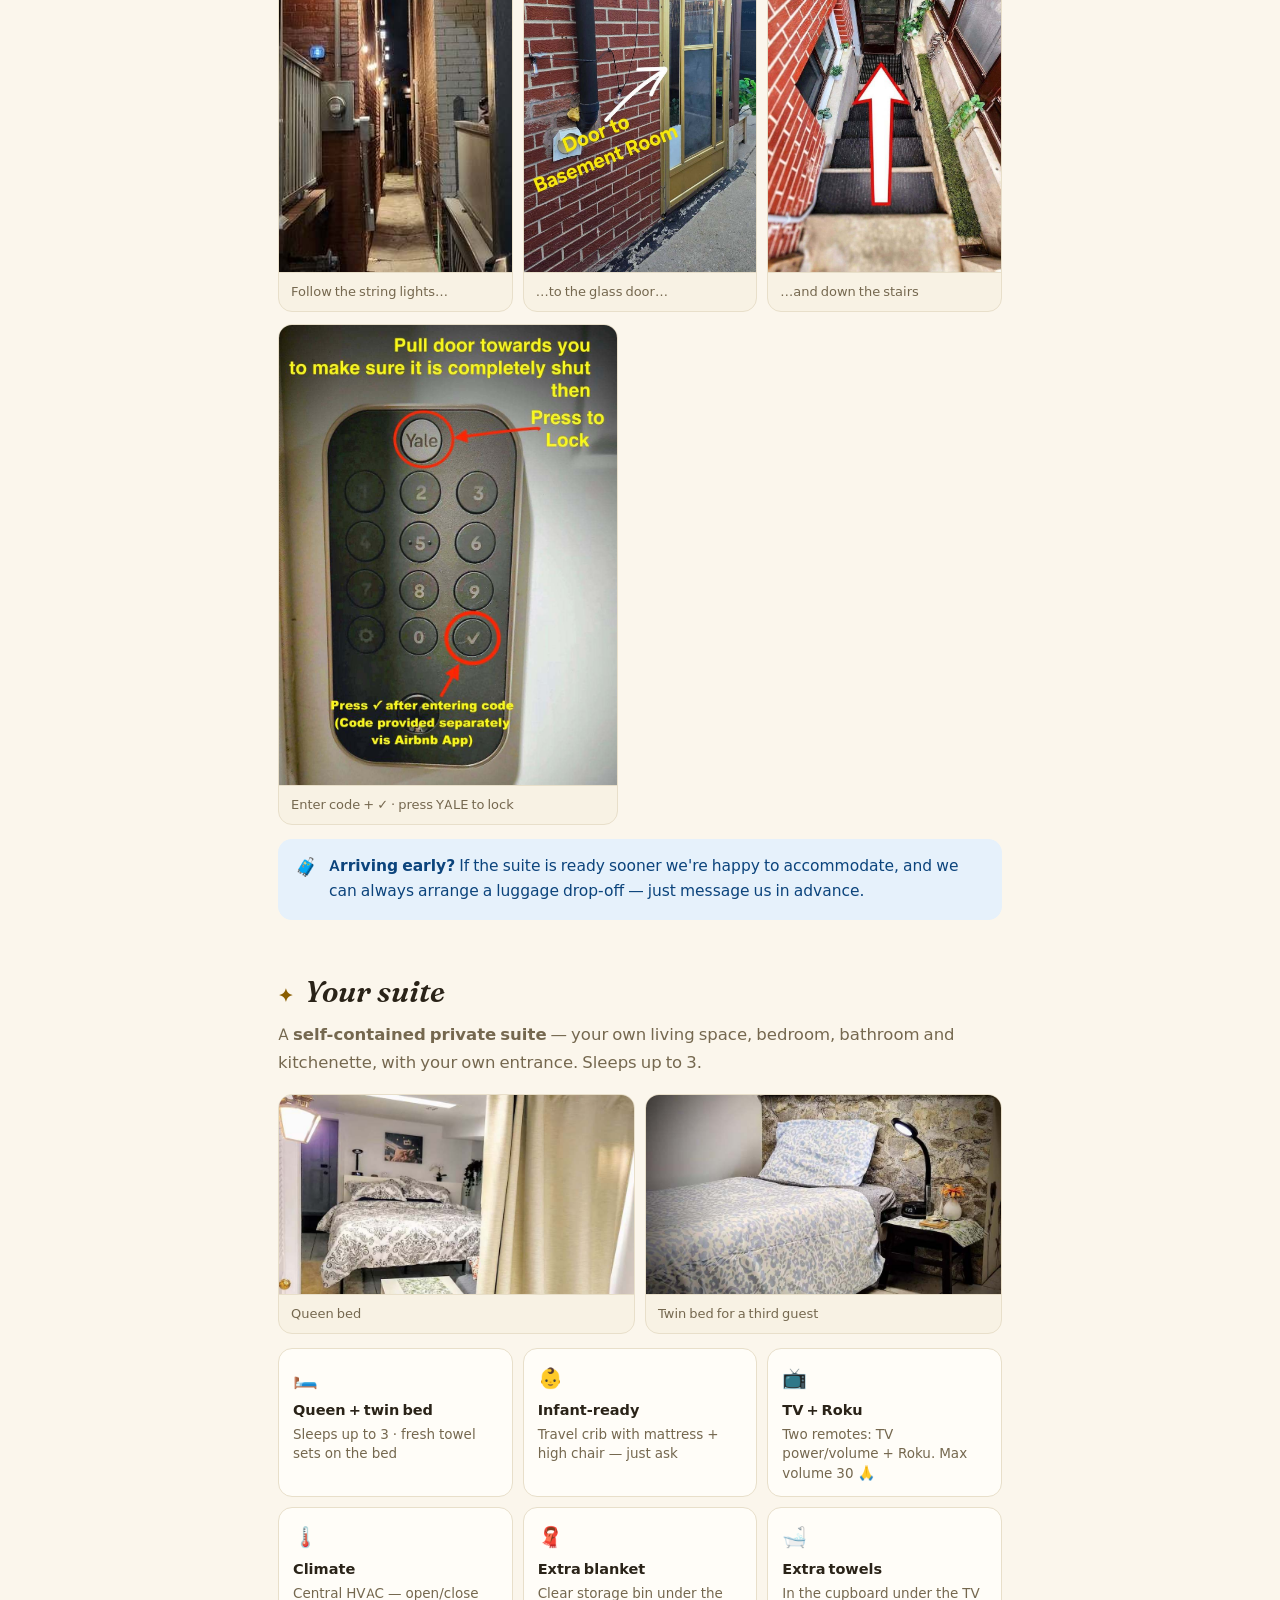
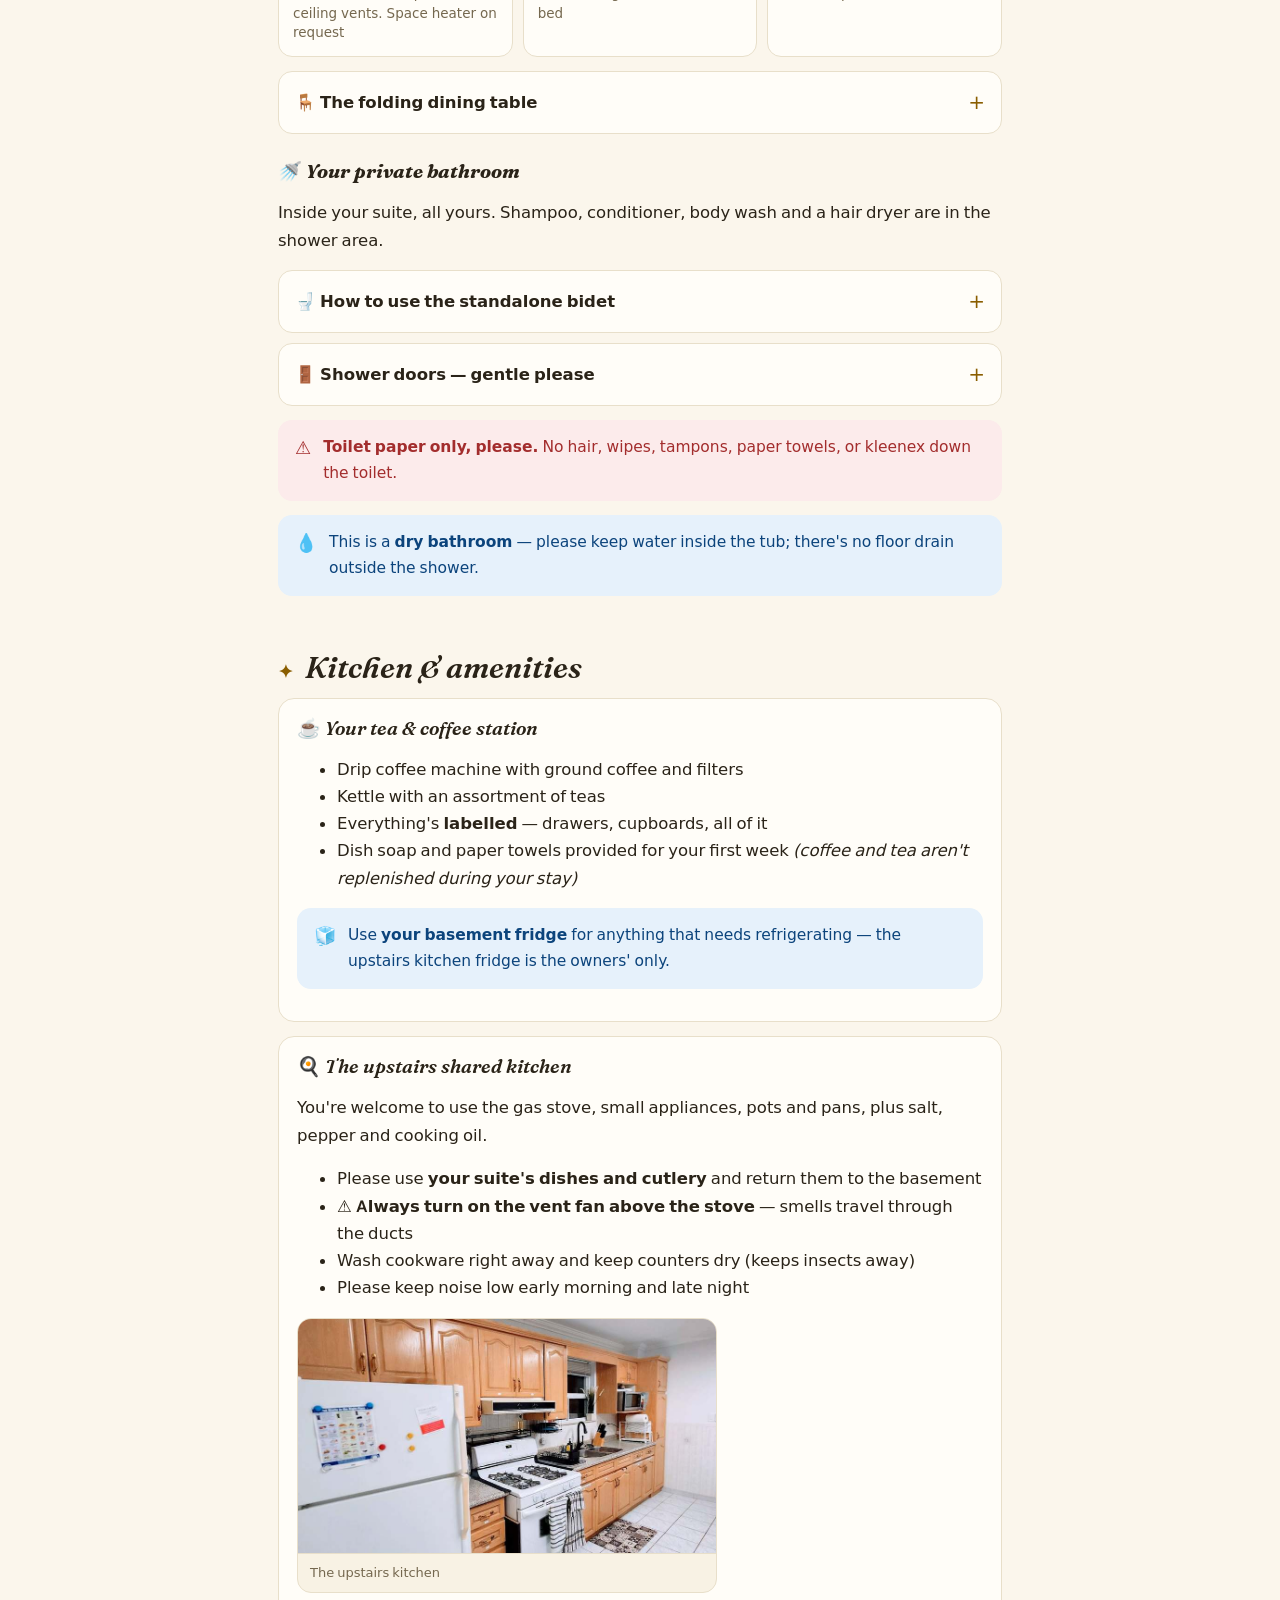
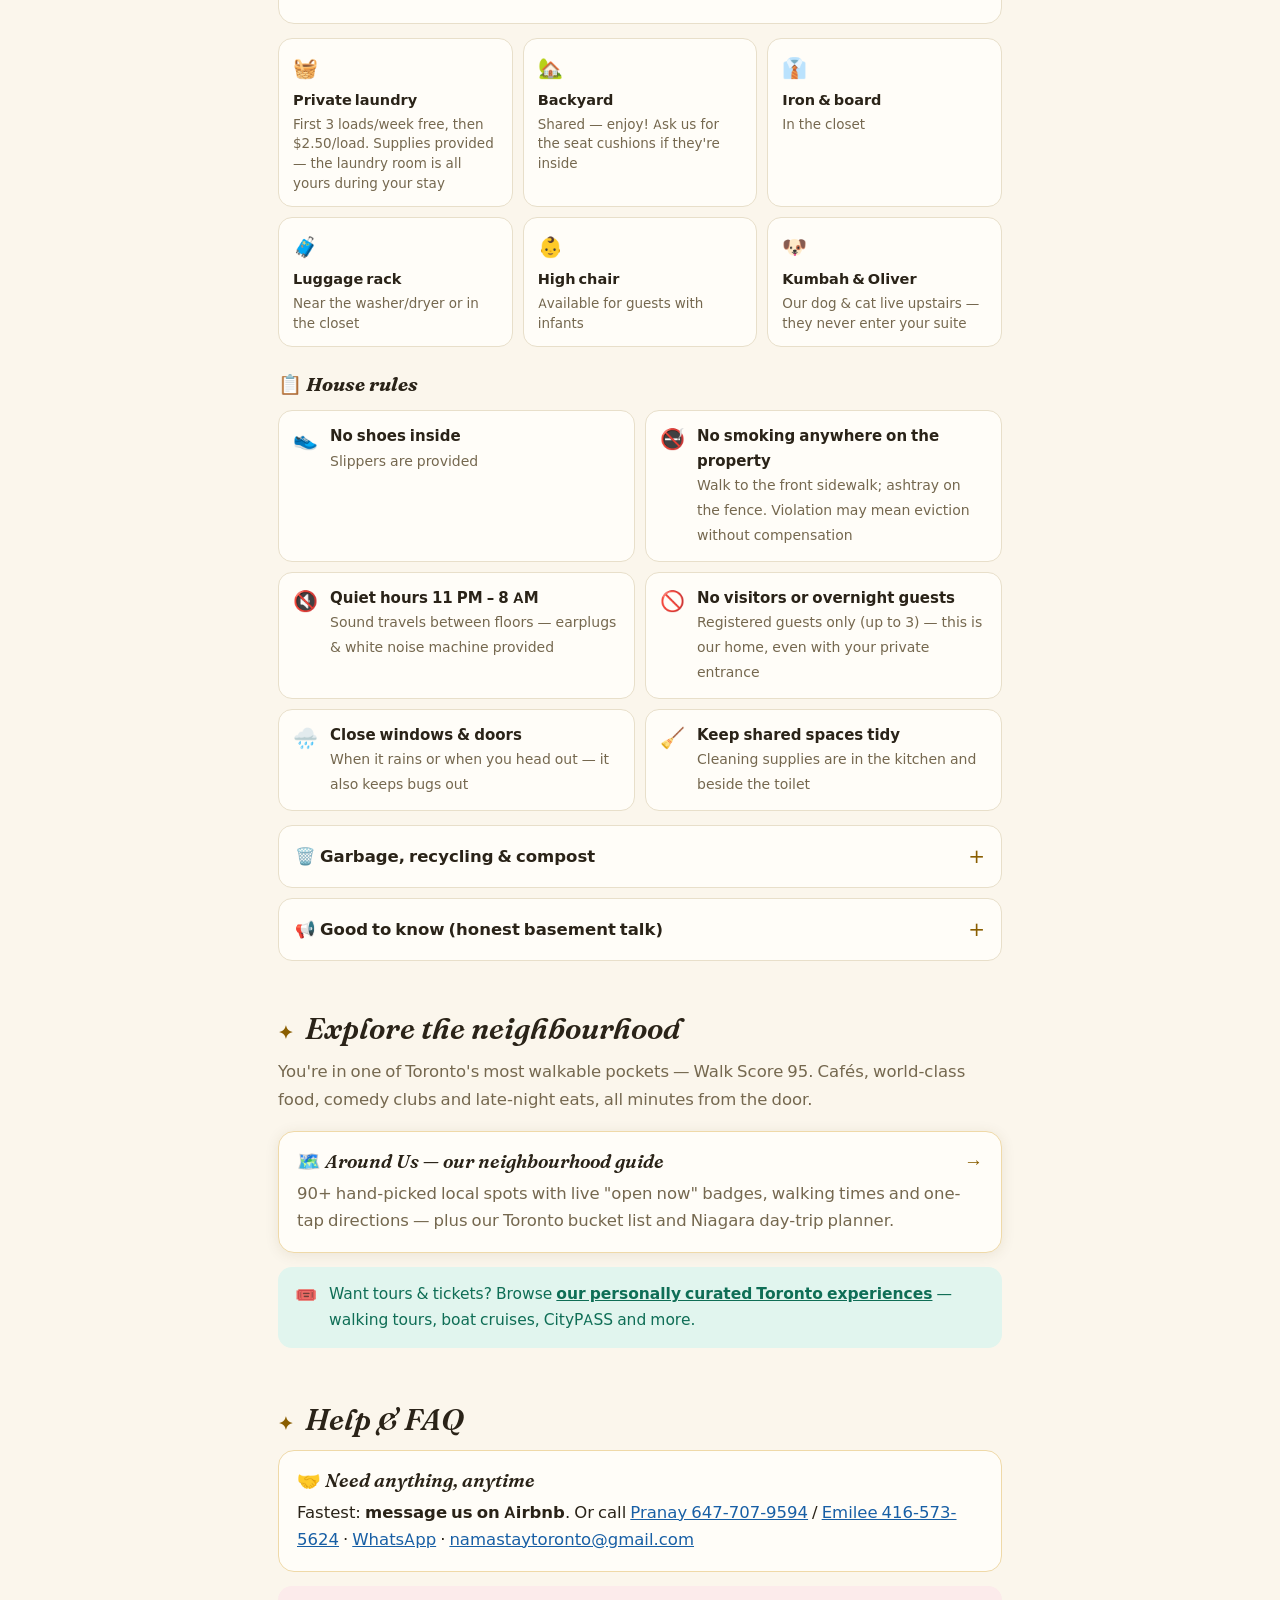
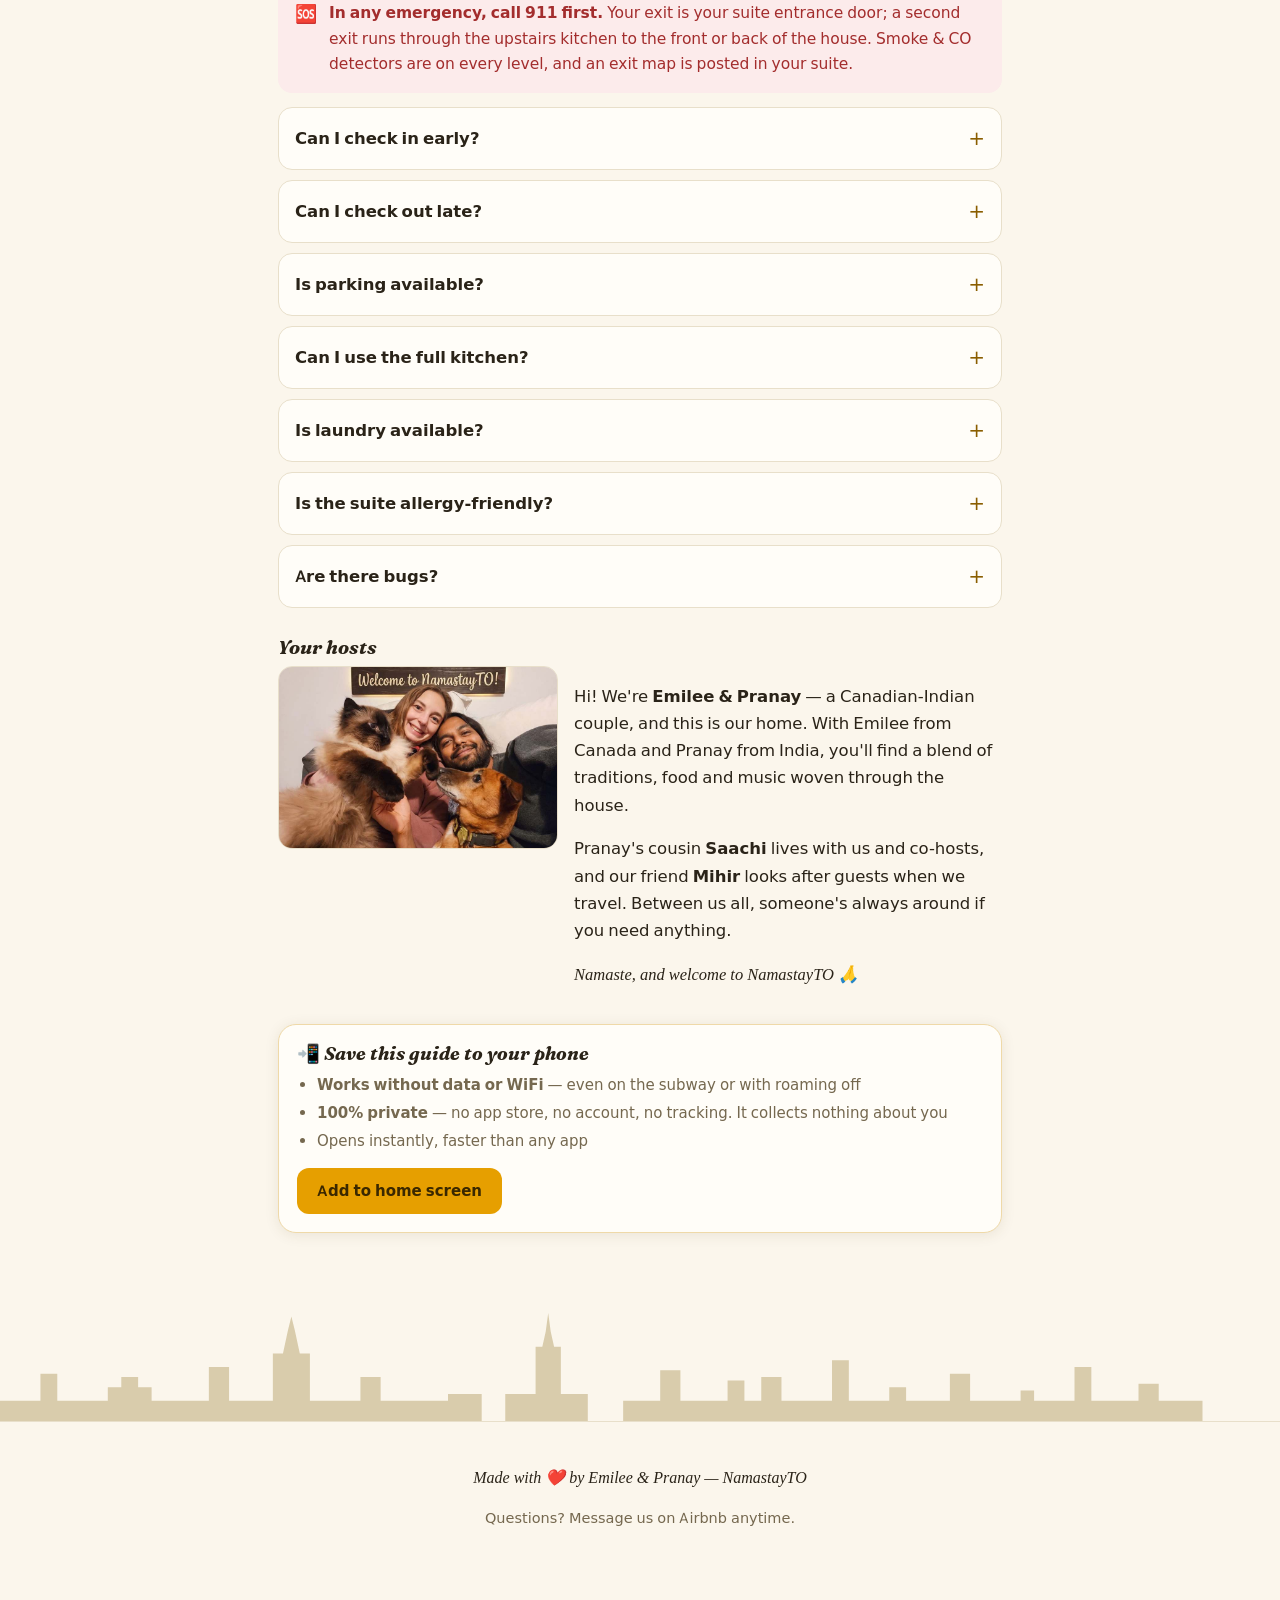
<file: site/basementroom/index.html>
<!DOCTYPE html>
<html lang="en">
<head>
<meta charset="UTF-8">
<meta name="viewport" content="width=device-width, initial-scale=1">
<meta name="robots" content="noindex, nofollow, noarchive">
<meta name="theme-color" content="#FBF6EC">
<meta name="description" content="Guest guide for your stay at NamastayTO, Toronto.">
<title>The Basement Suite · NamastayTO Guest Guide</title>
<link rel="stylesheet" href="../css/style.css">
<link rel="manifest" href="../manifest-basementroom.webmanifest">
<link rel="icon" href="../assets/img/brand/icon-192.png">
<link rel="apple-touch-icon" href="../assets/img/brand/icon-180.png">
<script>try{var q=new URLSearchParams(location.search).get("theme");var t=q||localStorage.getItem("nsto-theme");if(t)document.documentElement.setAttribute("data-theme",t);}catch(e){}</script>
</head>
<body data-swbase="../">

<header class="topbar">
  <a class="wordmark" href="#top"><img src="../assets/img/brand/logo.png" alt="">NamastayTO</a>
  <button class="theme-btn" id="themeBtn" aria-label="Toggle dark mode">🌙</button>
</header>

<div class="hero" id="top">
  <img src="../assets/img/basement/hero.jpg" alt="The Basement Suite — queen bed with NamastayTO wall art" fetchpriority="high">
  <div class="veil"></div>
  <div class="hero-text">
    <p class="eyebrow" data-greet>Welcome to</p>
    <h1>The Basement Suite</h1>
    <p class="sub">383 Concord Ave, Toronto · your own private entrance</p>
  </div>
</div>

<div class="wrap essentials">
  <div class="ess-card">
    <div class="ess-grid">
      <div class="ess-item">
        <span class="ess-label">Address</span>
        <button class="ess-act" data-copy="383 Concord Ave, Toronto, ON M6H 2P9">383 Concord Ave <small>· tap to copy</small></button>
      </div>
      <div class="ess-item">
        <span class="ess-label">Check-in / out</span>
        <span class="ess-value">4:00 PM / 11:00 AM</span>
      </div>
      <div class="ess-item">
        <span class="ess-label">WiFi · NamastayTO</span>
        <button class="reveal" data-secret="MzgzY29uY29yZA==">Tap for password</button>
      </div>
      <div class="ess-item">
        <span class="ess-label">Hosts</span>
        <span class="ess-value"><a href="tel:+16477079594">Call</a> · <a href="https://wa.me/16477079594">WhatsApp</a></span>
      </div>
    </div>
  </div>
</div>

<div class="hint-strip" id="hintStrip"></div>

<nav class="jnav" aria-label="Guide sections">
  <div class="jnav-inner">
    <a href="#arrive">🚕 Getting here</a>
    <a href="#checkin">🔑 Check-in</a>
    <a href="#room">🛏️ Your suite</a>
    <a href="#house">🏠 Amenities</a>
    <a href="#explore">🗺️ Explore</a>
    <a href="#help">💬 Help &amp; FAQ</a>
  </div>
</nav>

<section class="section" id="arrive">
  <div class="wrap">
    <h2><span class="orn">✦</span> Getting here</h2>
    <p class="lead">The nearest subway is <strong>Ossington Station (Line 2)</strong> — a 5-minute walk from the house. How are you arriving?</p>

    <div class="arrive-pick" role="tablist">
      <button data-panel="p-pearson" class="on"><span class="big">✈️</span>Pearson (YYZ)<small>~45–60 min</small></button>
      <button data-panel="p-billy"><span class="big">🛬</span>Billy Bishop<small>~30 min</small></button>
      <button data-panel="p-union"><span class="big">🚉</span>Union Station<small>~25 min</small></button>
      <button data-panel="p-car"><span class="big">🚗</span>Driving<small>parking info</small></button>
    </div>

    <div class="arrive-panel on" id="p-pearson">
      <ol class="steps">
        <li><b>Take the UP Express train toward the city</b><small>Runs ~5:30 AM – 1:00 AM. Buy tickets at airport kiosks or simply tap on and off with your credit or debit card.</small></li>
        <li><b>Get off at Bloor Station (2 stops)</b><small>Exit via the Bloor Street exit, turn right, and walk one block west to Dundas West subway station.</small></li>
        <li><b>Take Line 2 eastbound to Ossington Station</b><small>3rd stop, about 6–7 minutes.</small></li>
        <li><b>Walk to the house</b><small>Follow the walking directions just below ☟</small></li>
      </ol>
    </div>
    <div class="arrive-panel" id="p-billy">
      <ol class="steps">
        <li><b>Walk along Eireann Quay to Fleet St at Bathurst St</b><small>The streetcar stop is right where the airport walkway meets the city.</small></li>
        <li><b>Take the 511 Bathurst streetcar north to Bathurst Station</b></li>
        <li><b>Take Line 2 westbound to Ossington Station</b><small>2nd stop, about 4 minutes.</small></li>
        <li><b>Walk to the house</b><small>Follow the walking directions just below ☟</small></li>
      </ol>
    </div>
    <div class="arrive-panel" id="p-union">
      <ol class="steps">
        <li><b>Follow signs to the TTC and take Line 1 northbound (University) to St. George</b><small>6th stop, about 13 minutes. Tap on with a credit/debit card or buy a ticket at the machines.</small></li>
        <li><b>Transfer to Line 2 westbound and ride to Ossington Station</b><small>4th stop, about 7 minutes.</small></li>
        <li><b>Walk to the house</b><small>Follow the walking directions just below ☟</small></li>
      </ol>
    </div>
    <div class="arrive-panel" id="p-car">
      <p><strong>Concord Ave is a one-way street running south</strong> — approach from Dupont St or Hallam St heading south. A taxi or Uber can drop you right at the front door.</p>
      <div class="card">
        <h3>🅿️ Street parking permit (recommended)</h3>
        <p>You can usually find a spot right on Concord Avenue with a city permit — <a href="https://secure.toronto.ca/wes/eTPP/welcome.do" target="_blank" rel="noopener">buy it online here</a>, or ask us and we'll happily print it for you.</p>
        <table class="mini-table">
          <tr><th>Duration</th><th>Cost</th></tr>
          <tr><td>24 hours</td><td>CAD $21.46</td></tr>
          <tr><td>48 hours</td><td>CAD $31.02</td></tr>
          <tr><td>1 week</td><td>CAD $46.51</td></tr>
        </table>
      </div>
      <div class="card">
        <h3>🅿️ Green P parking lot — 745 Ossington Ave</h3>
        <p>Around the corner. Day max (7am–6pm) $11.00 · night max (6pm–7am) $8.00 · $2.00 per 30 min.</p>
      </div>
    </div>

    <div class="card">
      <h3>🚶 From Ossington Station to our door</h3>
      <p><strong>Delaware Ave exit:</strong> turn right, walk to the first street (Northumberland St), turn right, then take the first left onto Concord Ave.</p>
      <p><strong>Ossington Ave exit:</strong> turn left, walk to Northumberland St (just after the children's playground), turn left, then take the first right onto Concord Ave.</p>
      <div class="callout gold"><span class="ico">🌟</span><span>Look for house <strong>#383</strong> — you'll know it by the <strong>string lights</strong> on the poles out front!</span></div>
      <figure class="ph" style="max-width:420px"><img src="../assets/img/shared/house-front.jpg" alt="Front of 383 Concord Ave with the 383 house number sign" loading="lazy"><figcaption>Look for the 383 sign</figcaption></figure>
    </div>
  </div>
</section>

<section class="section" id="checkin">
  <div class="wrap">
    <h2><span class="orn">✦</span> Check-in</h2>
    <p class="lead">Your suite has its <strong>own private entrance</strong> at the back of the house. Follow the string lights — they lead you straight there. ✨</p>
    <ol class="steps">
      <li><b>Follow the string lights beside the house</b><small>They run between our house and the neighbour's, all the way to the back.</small></li>
      <li><b>Go through the gate on your left</b><small>Just before the backyard seating area — right where the string lights end.</small></li>
      <li><b>Find the glass door with stairs leading down</b><small>That's your door! It's marked in the photos below.</small></li>
      <li><b>Enter your 4-digit code, then press ✓</b><small>Your unique code is sent separately in the Airbnb app. To lock when leaving: press the <strong>YALE</strong> button. From inside: turn the deadbolt.</small></li>
      <li><b>Always pull the door closed tight</b><small>Otherwise the lock might jam — a firm pull does it.</small></li>
    </ol>
    <div class="ph-row3">
      <figure class="ph"><img src="../assets/img/basement/string-lights.jpg" alt="String lights leading along the side of the house at night" loading="lazy"><figcaption>Follow the string lights…</figcaption></figure>
      <figure class="ph"><img src="../assets/img/basement/door.jpg" alt="Glass door to the basement suite" loading="lazy"><figcaption>…to the glass door…</figcaption></figure>
      <figure class="ph"><img src="../assets/img/basement/stairs-down.jpg" alt="Stairs leading down to the basement suite" loading="lazy"><figcaption>…and down the stairs</figcaption></figure>
    </div>
    <figure class="ph" style="max-width:340px"><img src="../assets/img/basement/keypad.jpg" alt="Yale keypad — enter code, press check mark; press YALE to lock" loading="lazy"><figcaption>Enter code + ✓ · press YALE to lock</figcaption></figure>
    <div class="callout info"><span class="ico">🧳</span><span><strong>Arriving early?</strong> If the suite is ready sooner we're happy to accommodate, and we can always arrange a luggage drop-off — just message us in advance.</span></div>
  </div>
</section>

<section class="section" id="room">
  <div class="wrap">
    <h2><span class="orn">✦</span> Your suite</h2>
    <p class="lead">A <strong>self-contained private suite</strong> — your own living space, bedroom, bathroom and kitchenette, with your own entrance. Sleeps up to 3.</p>
    <div class="ph-row">
      <figure class="ph"><img src="../assets/img/basement/suite-1.jpg" alt="Queen bed in the basement suite" loading="lazy"><figcaption>Queen bed</figcaption></figure>
      <figure class="ph"><img src="../assets/img/basement/suite-2.jpg" alt="Twin bed nook with stone feature wall" loading="lazy"><figcaption>Twin bed for a third guest</figcaption></figure>
    </div>

    <div class="facts">
      <div class="fact"><div class="f-ico">🛏️</div><div class="f-t">Queen + twin bed</div><div class="f-d">Sleeps up to 3 · fresh towel sets on the bed</div></div>
      <div class="fact"><div class="f-ico">👶</div><div class="f-t">Infant-ready</div><div class="f-d">Travel crib with mattress + high chair — just ask</div></div>
      <div class="fact"><div class="f-ico">📺</div><div class="f-t">TV + Roku</div><div class="f-d">Two remotes: TV power/volume + Roku. Max volume 30 🙏</div></div>
      <div class="fact"><div class="f-ico">🌡️</div><div class="f-t">Climate</div><div class="f-d">Central HVAC — open/close ceiling vents. Space heater on request</div></div>
      <div class="fact"><div class="f-ico">🧣</div><div class="f-t">Extra blanket</div><div class="f-d">Clear storage bin under the bed</div></div>
      <div class="fact"><div class="f-ico">🛁</div><div class="f-t">Extra towels</div><div class="f-d">In the cupboard under the TV</div></div>
    </div>

    <details class="howto">
      <summary>🪑 The folding dining table</summary>
      <div class="body">
        <p>The IKEA gateleg table folds down to free up space. When lifting a side back up, make sure the <strong>wooden dowel sits into its notch</strong> underneath — otherwise the table won't be stable.</p>
        <figure class="ph" style="max-width:300px"><img src="../assets/img/basement/folding-table.png" alt="Diagram of the folding table dowel and notch" loading="lazy"></figure>
      </div>
    </details>

    <h3 style="margin-top:26px">🚿 Your private bathroom</h3>
    <p>Inside your suite, all yours. Shampoo, conditioner, body wash and a hair dryer are in the shower area.</p>
    <details class="howto">
      <summary>🚽 How to use the standalone bidet</summary>
      <div class="body">
        <p>Your bathroom has a <strong>European-style standalone bidet</strong> — the separate fixture beside the toilet.</p>
        <ol>
          <li>Adjust the <strong>hot/cold knobs</strong> to a comfortable temperature <em>before</em> sitting</li>
          <li>Sit <strong>facing the wall</strong> and clean yourself</li>
          <li>Turn it off and towel dry</li>
        </ol>
        <div class="callout warn"><span class="ico">🚫</span><span><strong>Nothing goes down the bidet</strong> — no toilet paper, nothing. It will clog. And it's for cleaning only — please don't pee in it 😅</span></div>
        <figure class="ph" style="max-width:240px"><img src="../assets/img/basement/bidet.jpg" alt="Illustration of standalone bidet use, facing the wall" loading="lazy"></figure>
      </div>
    </details>
    <details class="howto">
      <summary>🚪 Shower doors — gentle please</summary>
      <div class="body"><p>Only the <strong>outer door (with the handle)</strong> slides. The inner door isn't supposed to move — a gentle slide is all it takes.</p></div>
    </details>
    <div class="callout warn"><span class="ico">⚠️</span><span><strong>Toilet paper only, please.</strong> No hair, wipes, tampons, paper towels, or kleenex down the toilet.</span></div>
    <div class="callout info"><span class="ico">💧</span><span>This is a <strong>dry bathroom</strong> — please keep water inside the tub; there's no floor drain outside the shower.</span></div>
  </div>
</section>

<section class="section" id="house">
  <div class="wrap">
    <h2><span class="orn">✦</span> Kitchen &amp; amenities</h2>

    <div class="card">
      <h3>☕ Your tea &amp; coffee station</h3>
      <ul>
        <li>Drip coffee machine with ground coffee and filters</li>
        <li>Kettle with an assortment of teas</li>
        <li>Everything's <strong>labelled</strong> — drawers, cupboards, all of it</li>
        <li>Dish soap and paper towels provided for your first week <em>(coffee and tea aren't replenished during your stay)</em></li>
      </ul>
      <div class="callout info"><span class="ico">🧊</span><span>Use <strong>your basement fridge</strong> for anything that needs refrigerating — the upstairs kitchen fridge is the owners' only.</span></div>
    </div>

    <div class="card">
      <h3>🍳 The upstairs shared kitchen</h3>
      <p>You're welcome to use the gas stove, small appliances, pots and pans, plus salt, pepper and cooking oil.</p>
      <ul>
        <li>Please use <strong>your suite's dishes and cutlery</strong> and return them to the basement</li>
        <li>⚠️ <strong>Always turn on the vent fan above the stove</strong> — smells travel through the ducts</li>
        <li>Wash cookware right away and keep counters dry (keeps insects away)</li>
        <li>Please keep noise low early morning and late night</li>
      </ul>
      <figure class="ph" style="max-width:420px"><img src="../assets/img/shared/kitchen-main.jpg" alt="Shared upstairs kitchen" loading="lazy"><figcaption>The upstairs kitchen</figcaption></figure>
    </div>

    <div class="facts">
      <div class="fact"><div class="f-ico">🧺</div><div class="f-t">Private laundry</div><div class="f-d">First 3 loads/week free, then $2.50/load. Supplies provided — the laundry room is all yours during your stay</div></div>
      <div class="fact"><div class="f-ico">🏡</div><div class="f-t">Backyard</div><div class="f-d">Shared — enjoy! Ask us for the seat cushions if they're inside</div></div>
      <div class="fact"><div class="f-ico">👔</div><div class="f-t">Iron &amp; board</div><div class="f-d">In the closet</div></div>
      <div class="fact"><div class="f-ico">🧳</div><div class="f-t">Luggage rack</div><div class="f-d">Near the washer/dryer or in the closet</div></div>
      <div class="fact"><div class="f-ico">👶</div><div class="f-t">High chair</div><div class="f-d">Available for guests with infants</div></div>
      <div class="fact"><div class="f-ico">🐶</div><div class="f-t">Kumbah &amp; Oliver</div><div class="f-d">Our dog &amp; cat live upstairs — they never enter your suite</div></div>
    </div>

    <h3 style="margin-top:26px">📋 House rules</h3>
    <div class="rules">
      <div class="rule"><span class="r-ico">👟</span><div><b>No shoes inside</b><span>Slippers are provided</span></div></div>
      <div class="rule"><span class="r-ico">🚭</span><div><b>No smoking anywhere on the property</b><span>Walk to the front sidewalk; ashtray on the fence. Violation may mean eviction without compensation</span></div></div>
      <div class="rule"><span class="r-ico">🔇</span><div><b>Quiet hours 11 PM – 8 AM</b><span>Sound travels between floors — earplugs &amp; white noise machine provided</span></div></div>
      <div class="rule"><span class="r-ico">🚫</span><div><b>No visitors or overnight guests</b><span>Registered guests only (up to 3) — this is our home, even with your private entrance</span></div></div>
      <div class="rule"><span class="r-ico">🌧️</span><div><b>Close windows &amp; doors</b><span>When it rains or when you head out — it also keeps bugs out</span></div></div>
      <div class="rule"><span class="r-ico">🧹</span><div><b>Keep shared spaces tidy</b><span>Cleaning supplies are in the kitchen and beside the toilet</span></div></div>
    </div>

    <details class="howto">
      <summary>🗑️ Garbage, recycling &amp; compost</summary>
      <div class="body">
        <ul>
          <li><strong>Garbage:</strong> large black bin at the <strong>back of the house</strong> (bungee the lid closed if there's one)</li>
          <li><strong>Compost:</strong> green bin at the front (re-lock it after opening)</li>
          <li><strong>Recycling:</strong> blue bin at the front — break down cardboard</li>
          <li>Bins go to the curb <strong>Wednesday evenings</strong> for Thursday-morning pickup · need more bags? Just ask</li>
        </ul>
      </div>
    </details>
    <details class="howto">
      <summary>📢 Good to know (honest basement talk)</summary>
      <div class="body">
        <ul>
          <li>🌡️ <strong>Central heating/AC</strong> — we can't control temperature per unit; adjust the ceiling vents, and there's an extra blanket under the bed</li>
          <li>🐾 <strong>Allergies</strong> — a dog and cat live upstairs; with shared HVAC we can't guarantee an allergy-free space</li>
          <li>📷 <strong>Security cameras are exterior only</strong> — doorbell + backyard. Neither sees inside</li>
          <li>🔧 The <strong>furnace &amp; electrical panel</strong> live in the basement — if we ever need filter access we'll always arrange a time with you first (except a true emergency)</li>
          <li>🐛 <strong>Bugs happen in basements</strong> — especially in wet weather. We treat preventatively and provide bug spray (under the bathroom sink). Keeping doors and windows closed helps a lot</li>
        </ul>
      </div>
    </details>
  </div>
</section>

<section class="section" id="explore">
  <div class="wrap">
    <h2><span class="orn">✦</span> Explore the neighbourhood</h2>
    <p class="lead">You're in one of Toronto's most walkable pockets — Walk Score 95. Cafés, world-class food, comedy clubs and late-night eats, all minutes from the door.</p>
    <a class="card" href="../aroundus/" style="display:block; text-decoration:none; color:inherit; border:1.5px solid var(--gold-line); box-shadow:var(--shadow)">
      <h3 style="display:flex;align-items:center;gap:10px">🗺️ Around Us — our neighbourhood guide <span style="margin-left:auto;color:var(--gold-ink)">→</span></h3>
      <p style="margin:0;color:var(--muted)">90+ hand-picked local spots with live "open now" badges, walking times and one-tap directions — plus our Toronto bucket list and Niagara day-trip planner.</p>
    </a>
    <div class="callout good"><span class="ico">🎟️</span><span>Want tours &amp; tickets? Browse <a href="https://vi.me/s/namastayto" target="_blank" rel="noopener">our personally curated Toronto experiences</a> — walking tours, boat cruises, CityPASS and more.</span></div>
  </div>
</section>

<section class="section" id="help">
  <div class="wrap">
    <h2><span class="orn">✦</span> Help &amp; FAQ</h2>

    <div class="card" style="border-color:var(--gold-line)">
      <h3>🤝 Need anything, anytime</h3>
      <p style="margin:0">Fastest: <strong>message us on Airbnb</strong>. Or call <a href="tel:+16477079594">Pranay 647-707-9594</a> / <a href="tel:+14165735624">Emilee 416-573-5624</a> · <a href="https://wa.me/16477079594">WhatsApp</a> · <a href="mailto:namastaytoronto@gmail.com">namastaytoronto@gmail.com</a></p>
    </div>
    <div class="callout warn"><span class="ico">🆘</span><span><strong>In any emergency, call 911 first.</strong> Your exit is your suite entrance door; a second exit runs through the upstairs kitchen to the front or back of the house. Smoke &amp; CO detectors are on every level, and an exit map is posted in your suite.</span></div>

    <details class="faq-item"><summary>Can I check in early?</summary><div class="body"><p>Check-in is 4 PM. If the suite is free earlier we're happy to accommodate — and we can arrange luggage drop-off either way. Just message us in advance.</p></div></details>
    <details class="faq-item"><summary>Can I check out late?</summary><div class="body"><p>Checkout is 11 AM. Late checkout isn't always possible, but ask — we'll do our best!</p></div></details>
    <details class="faq-item"><summary>Is parking available?</summary><div class="body"><p>Yes — city permits from $21.46/24h (we can print yours!), and you'll usually find a spot right on Concord Ave. There's also a Green P lot at 745 Ossington Ave. See <a href="#arrive">Getting here</a>.</p></div></details>
    <details class="faq-item"><summary>Can I use the full kitchen?</summary><div class="body"><p>Yes — you have your own kitchenette, plus the full shared kitchen upstairs. Keep your food in your basement fridge, and always run the vent fan when cooking.</p></div></details>
    <details class="faq-item"><summary>Is laundry available?</summary><div class="body"><p>Yes! First 3 loads a week free, then $2.50 per load for washer and dryer. Detergent, softener and dryer sheets provided — and no one else needs the laundry room while you're here.</p></div></details>
    <details class="faq-item"><summary>Is the suite allergy-friendly?</summary><div class="body"><p>Kumbah 🐶 and Oliver 🐱 live upstairs and never enter your suite, but with central HVAC we can't guarantee an allergy-free environment.</p></div></details>
    <details class="faq-item"><summary>Are there bugs?</summary><div class="body"><p>Basements being basements, you might meet the occasional spider or ant, especially in wet weather. We treat preventatively and keep bug spray under the bathroom sink. Keeping windows and doors closed helps — and we apologize in advance for any six-legged visitors!</p></div></details>

    <h3 style="margin-top:28px">Your hosts</h3>
    <div class="hosts">
      <figure class="ph"><img src="../assets/img/shared/hosts.jpg" alt="Emilee and Pranay with Oliver the cat and Kumbah the dog under a Welcome to NamastayTO sign" loading="lazy"></figure>
      <div>
        <p>Hi! We're <strong>Emilee &amp; Pranay</strong> — a Canadian-Indian couple, and this is our home. With Emilee from Canada and Pranay from India, you'll find a blend of traditions, food and music woven through the house.</p>
        <p>Pranay's cousin <strong>Saachi</strong> lives with us and co-hosts, and our friend <strong>Mihir</strong> looks after guests when we travel. Between us all, someone's always around if you need anything.</p>
        <p style="font-family:'Fraunces',serif;font-style:italic">Namaste, and welcome to NamastayTO 🙏</p>
      </div>
    </div>

    <div class="nudge">
      <h3>📲 Save this guide to your phone</h3>
      <ul>
        <li><strong>Works without data or WiFi</strong> — even on the subway or with roaming off</li>
        <li><strong>100% private</strong> — no app store, no account, no tracking. It collects nothing about you</li>
        <li>Opens instantly, faster than any app</li>
      </ul>
      <button class="btn install-btn">Add to home screen</button>
      <p class="ios-tip" id="iosTip">On iPhone: tap the <strong>Share</strong> button <span style="border:1px solid var(--line);border-radius:6px;padding:0 6px">⎋</span> in Safari, then choose <strong>“Add to Home Screen”</strong>.</p>
    </div>
  </div>
</section>

<div class="skyline" aria-hidden="true">
  <svg viewBox="0 0 760 70" xmlns="http://www.w3.org/2000/svg" fill="currentColor"><path d="M0 70V58h24V42h10v16h30V50h8v-6h10v6h8v8h34V38h12v20h26V30h6l3-14 2-8 2 8 3 14h6v28h30V44h12v14h40V54h20v16zm300 0V54h18V26h4l2-9 1.5-11 1.5 11 2 9h4v28h16v16zm70 0V58h22V40h12v18h28V46h10v12h10V44h12v14h30V34h10v24h24V50h10v8h26V42h12v16h30V52h8v6h24V38h10v20h28V48h12v10h26v12z"/></svg>
</div>
<footer class="site">
  <p class="fm">Made with ❤️ by Emilee &amp; Pranay — NamastayTO</p>
  <p>Questions? Message us on Airbnb anytime.</p>
</footer>

<nav class="quickbar" aria-label="Quick actions">
  <div class="quickbar-inner">
    <button data-copy="383 Concord Ave, Toronto, ON M6H 2P9"><span class="qico">📍</span>Address</button>
    <a href="#top" onclick="document.querySelector('.essentials .reveal').click();return true;"><span class="qico">📶</span>WiFi</a>
    <a href="tel:+16477079594"><span class="qico">📞</span>Call us</a>
    <a href="https://maps.google.com/?q=383+Concord+Ave,+Toronto,+ON+M6H+2P9" target="_blank" rel="noopener"><span class="qico">🗺️</span>Map</a>
    <a href="#help"><span class="qico">💬</span>Help</a>
  </div>
</nav>

<script src="../js/guide.js"></script>
</body>
</html>
</file>
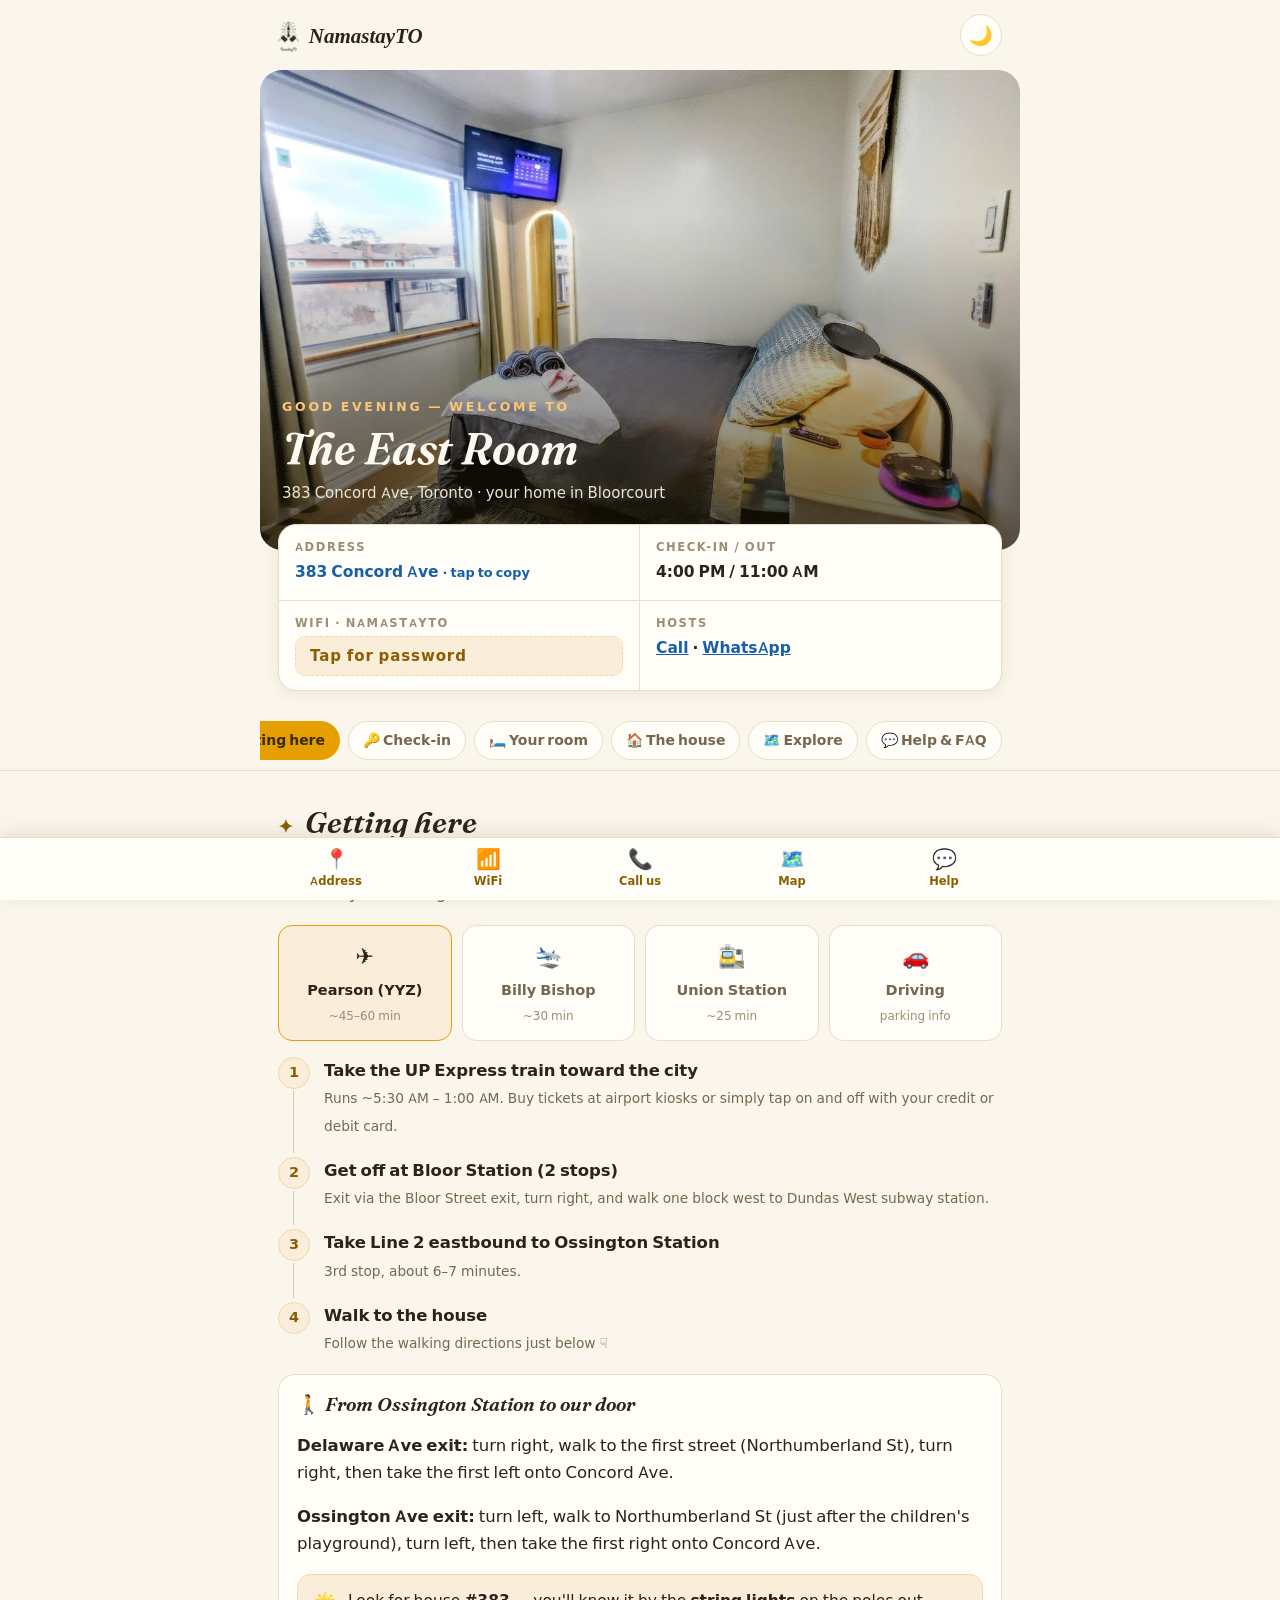
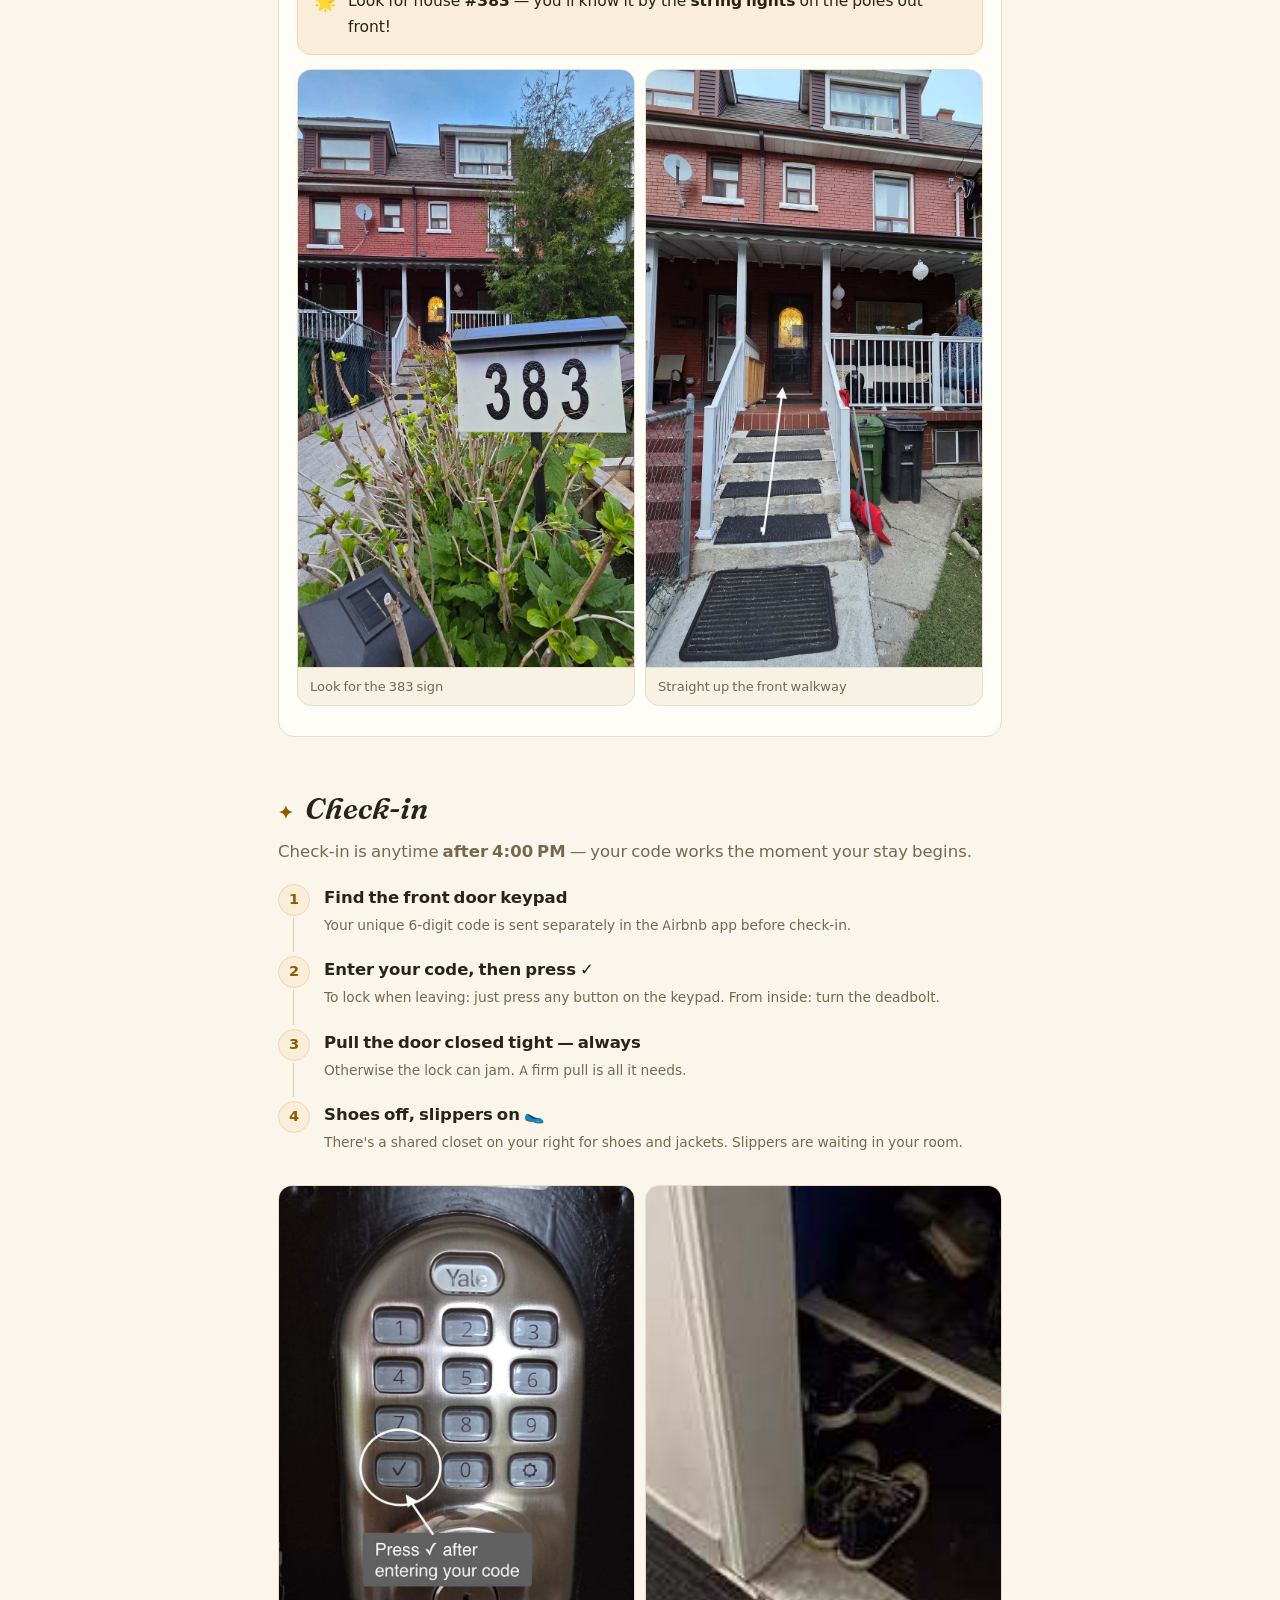
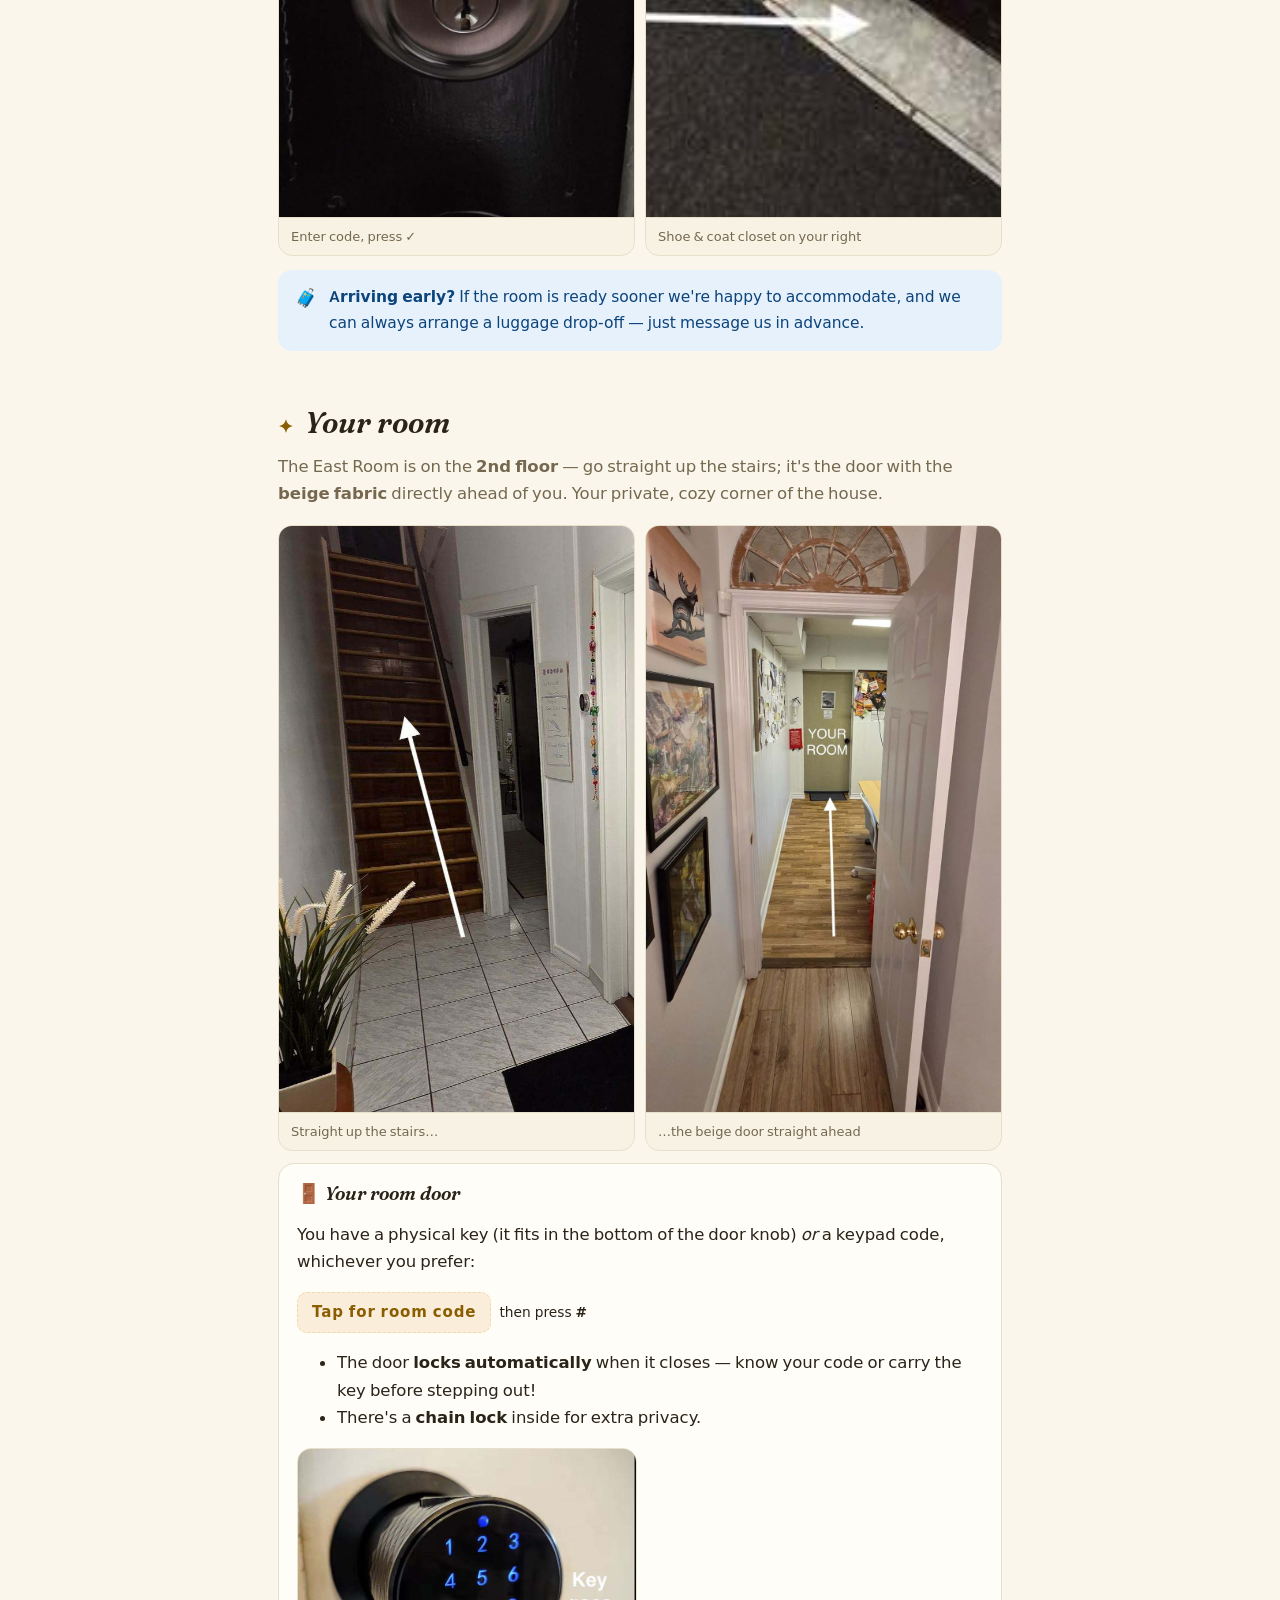
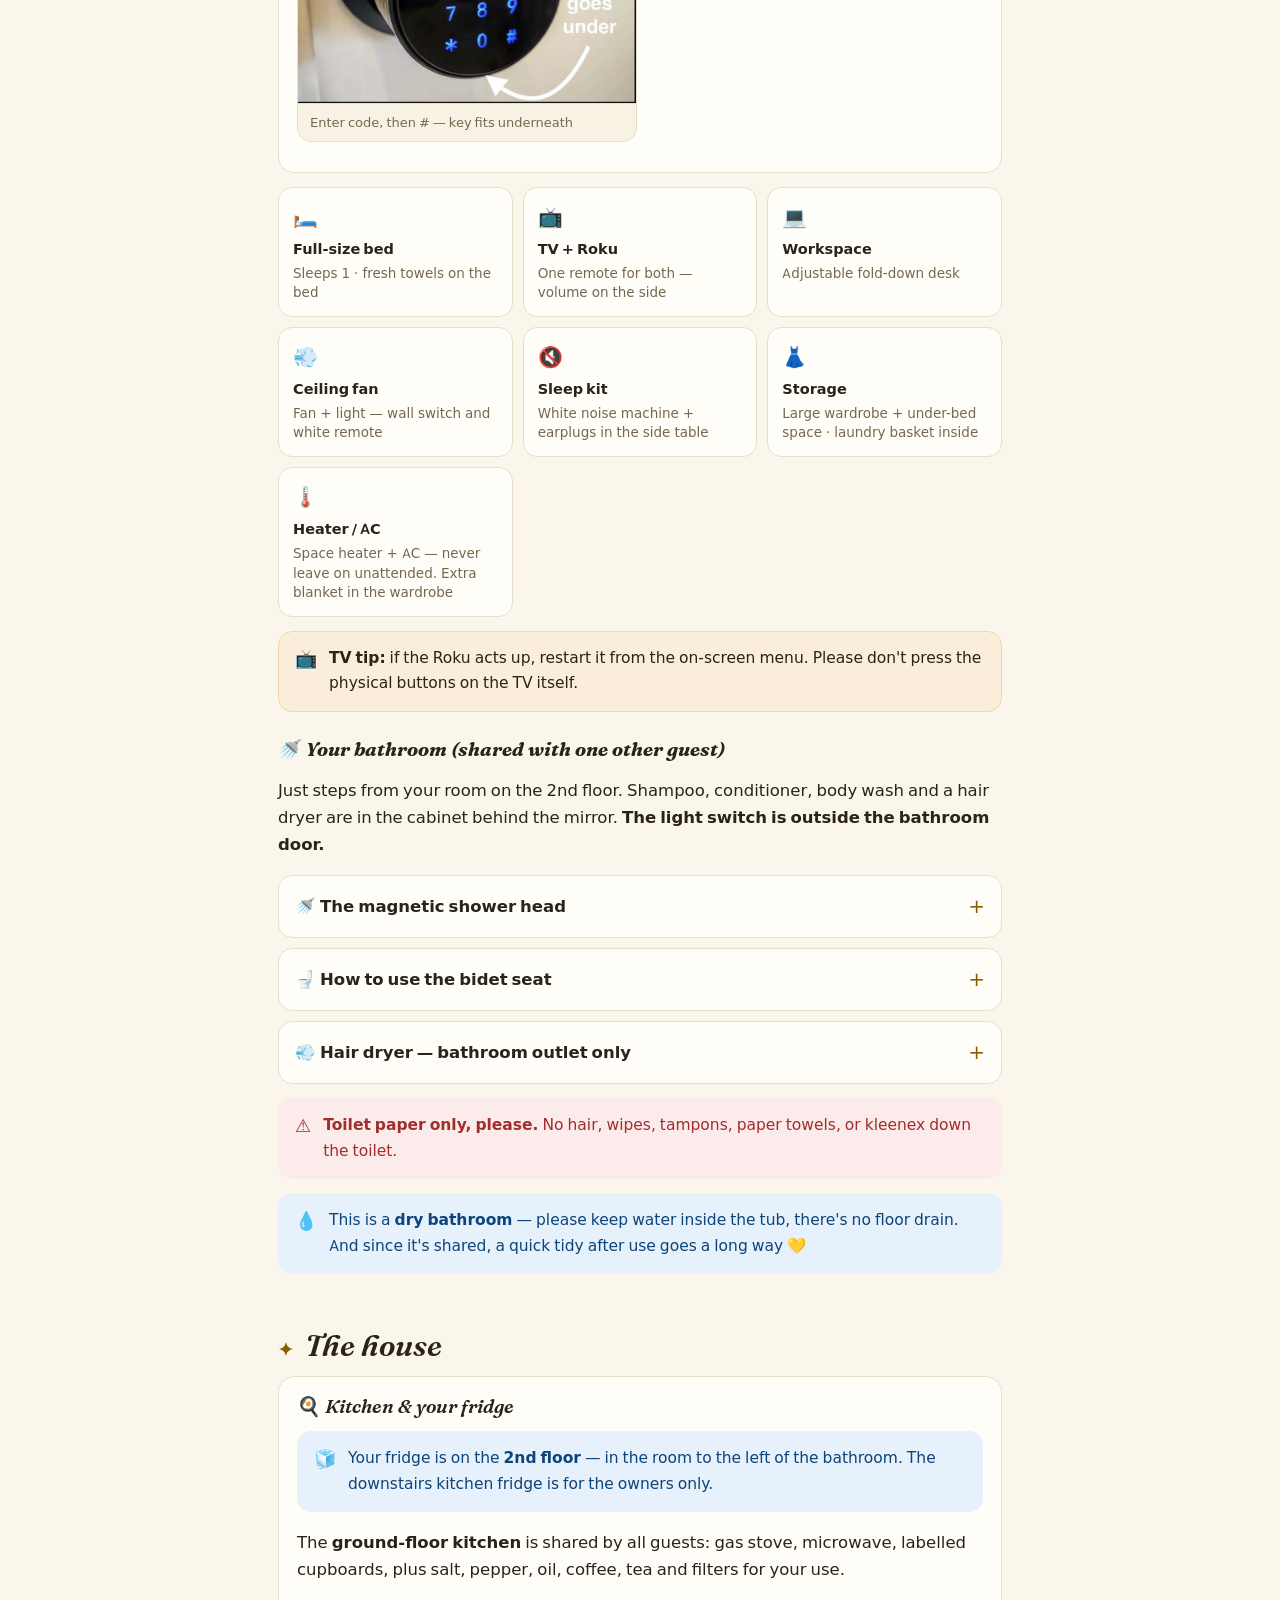
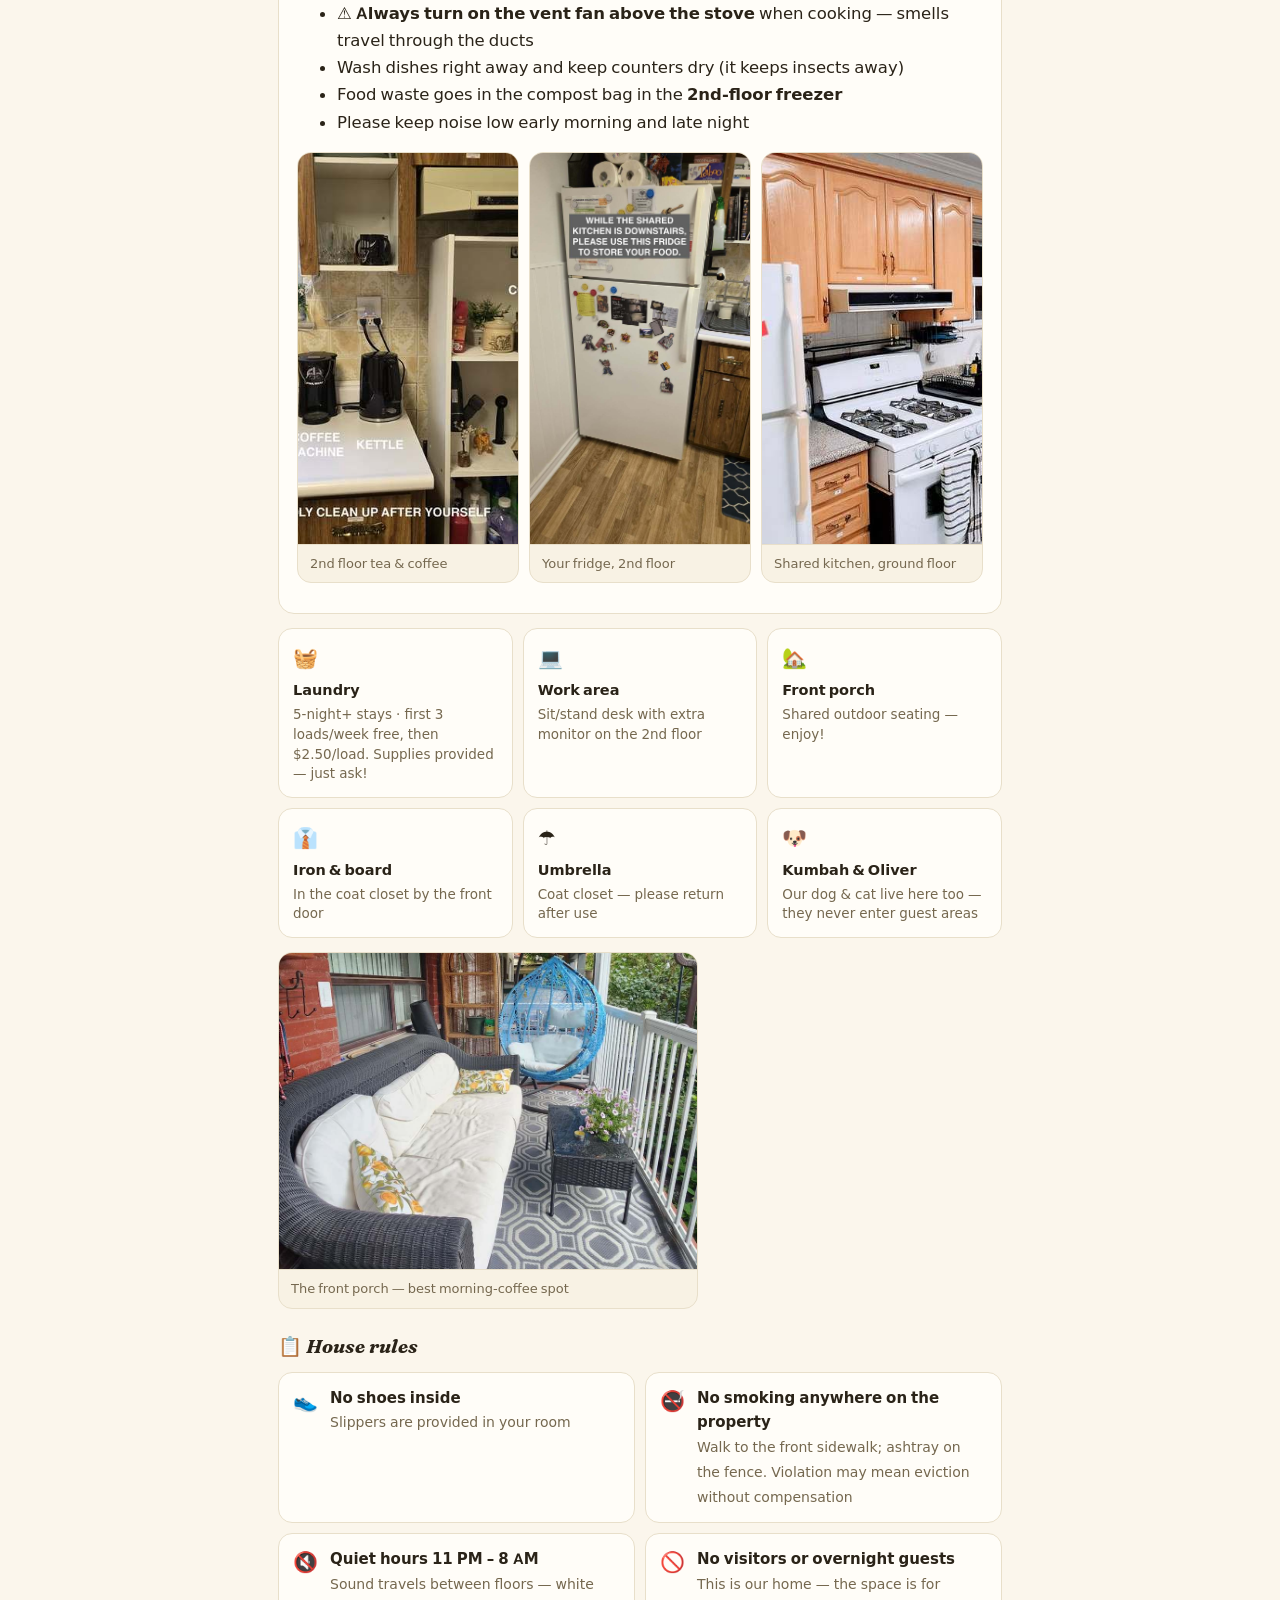
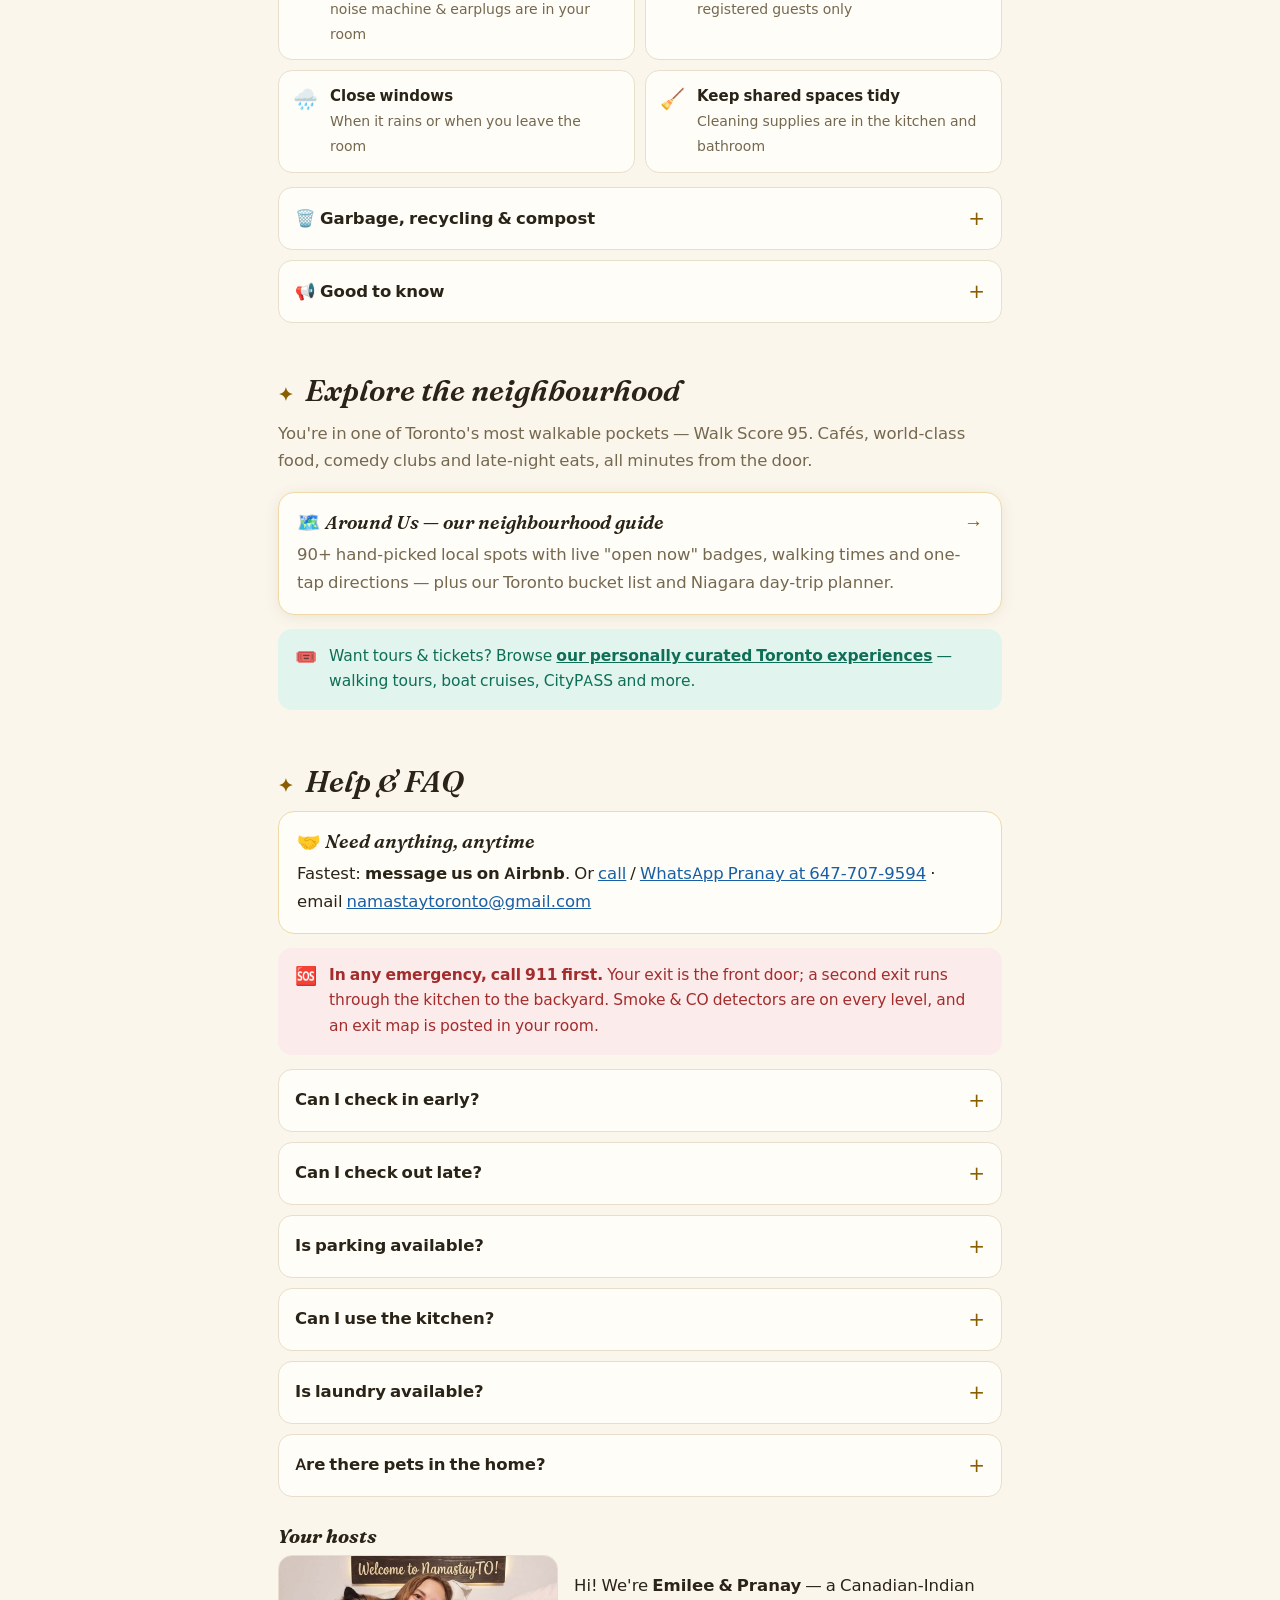
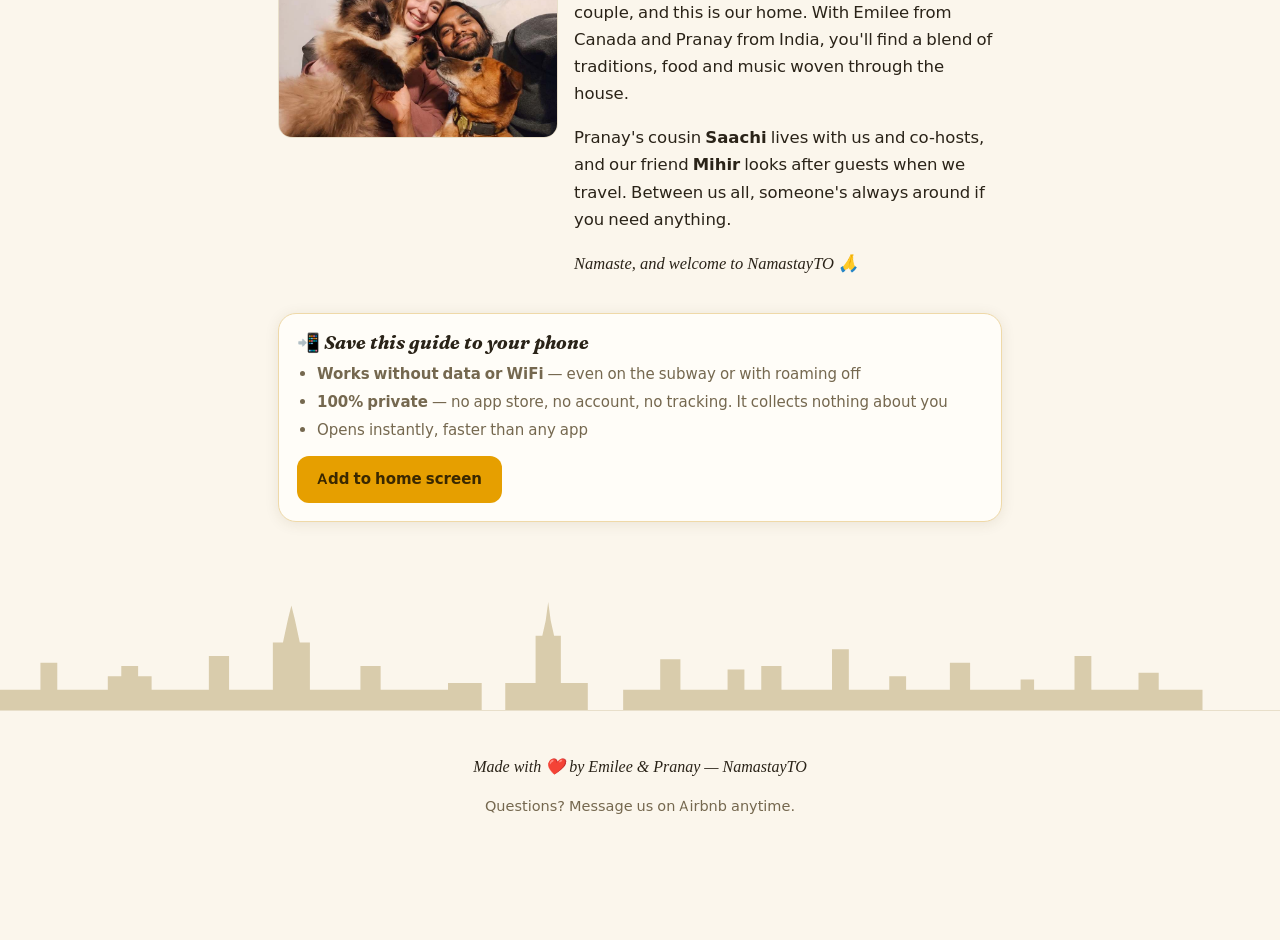
<file: site/eastroom/index.html>
<!DOCTYPE html>
<html lang="en">
<head>
<meta charset="UTF-8">
<meta name="viewport" content="width=device-width, initial-scale=1">
<meta name="robots" content="noindex, nofollow, noarchive">
<meta name="theme-color" content="#FBF6EC">
<meta name="description" content="Guest guide for your stay at NamastayTO, Toronto.">
<title>The East Room · NamastayTO Guest Guide</title>
<link rel="stylesheet" href="../css/style.css">
<link rel="manifest" href="../manifest-eastroom.webmanifest">
<link rel="icon" href="../assets/img/brand/icon-192.png">
<link rel="apple-touch-icon" href="../assets/img/brand/icon-180.png">
<script>try{var q=new URLSearchParams(location.search).get("theme");var t=q||localStorage.getItem("nsto-theme");if(t)document.documentElement.setAttribute("data-theme",t);}catch(e){}</script>
</head>
<body data-swbase="../">

<header class="topbar">
  <a class="wordmark" href="#top"><img src="../assets/img/brand/logo.png" alt="">NamastayTO</a>
  <button class="theme-btn" id="themeBtn" aria-label="Toggle dark mode">🌙</button>
</header>

<div class="hero" id="top">
  <img src="../assets/img/east/hero.jpg" alt="The East Room — bright corner room with full bed, TV and window views" fetchpriority="high">
  <div class="veil"></div>
  <div class="hero-text">
    <p class="eyebrow" data-greet>Welcome to</p>
    <h1>The East Room</h1>
    <p class="sub">383 Concord Ave, Toronto · your home in Bloorcourt</p>
  </div>
</div>

<div class="wrap essentials">
  <div class="ess-card">
    <div class="ess-grid">
      <div class="ess-item">
        <span class="ess-label">Address</span>
        <button class="ess-act" data-copy="383 Concord Ave, Toronto, ON M6H 2P9">383 Concord Ave <small>· tap to copy</small></button>
      </div>
      <div class="ess-item">
        <span class="ess-label">Check-in / out</span>
        <span class="ess-value">4:00 PM / 11:00 AM</span>
      </div>
      <div class="ess-item">
        <span class="ess-label">WiFi · NamastayTO</span>
        <button class="reveal" data-secret="MzgzY29uY29yZA==">Tap for password</button>
      </div>
      <div class="ess-item">
        <span class="ess-label">Hosts</span>
        <span class="ess-value"><a href="tel:+16477079594">Call</a> · <a href="https://wa.me/16477079594">WhatsApp</a></span>
      </div>
    </div>
  </div>
</div>

<div class="hint-strip" id="hintStrip"></div>

<nav class="jnav" aria-label="Guide sections">
  <div class="jnav-inner">
    <a href="#arrive">🚕 Getting here</a>
    <a href="#checkin">🔑 Check-in</a>
    <a href="#room">🛏️ Your room</a>
    <a href="#house">🏠 The house</a>
    <a href="#explore">🗺️ Explore</a>
    <a href="#help">💬 Help &amp; FAQ</a>
  </div>
</nav>

<section class="section" id="arrive">
  <div class="wrap">
    <h2><span class="orn">✦</span> Getting here</h2>
    <p class="lead">The nearest subway is <strong>Ossington Station (Line 2)</strong> — a 5-minute walk from the house. How are you arriving?</p>

    <div class="arrive-pick" role="tablist">
      <button data-panel="p-pearson" class="on"><span class="big">✈️</span>Pearson (YYZ)<small>~45–60 min</small></button>
      <button data-panel="p-billy"><span class="big">🛬</span>Billy Bishop<small>~30 min</small></button>
      <button data-panel="p-union"><span class="big">🚉</span>Union Station<small>~25 min</small></button>
      <button data-panel="p-car"><span class="big">🚗</span>Driving<small>parking info</small></button>
    </div>

    <div class="arrive-panel on" id="p-pearson">
      <ol class="steps">
        <li><b>Take the UP Express train toward the city</b><small>Runs ~5:30 AM – 1:00 AM. Buy tickets at airport kiosks or simply tap on and off with your credit or debit card.</small></li>
        <li><b>Get off at Bloor Station (2 stops)</b><small>Exit via the Bloor Street exit, turn right, and walk one block west to Dundas West subway station.</small></li>
        <li><b>Take Line 2 eastbound to Ossington Station</b><small>3rd stop, about 6–7 minutes.</small></li>
        <li><b>Walk to the house</b><small>Follow the walking directions just below ☟</small></li>
      </ol>
    </div>
    <div class="arrive-panel" id="p-billy">
      <ol class="steps">
        <li><b>Walk along Eireann Quay to Fleet St at Bathurst St</b><small>The streetcar stop is right where the airport walkway meets the city.</small></li>
        <li><b>Take the 511 Bathurst streetcar north to Bathurst Station</b></li>
        <li><b>Take Line 2 westbound to Ossington Station</b><small>2nd stop, about 4 minutes.</small></li>
        <li><b>Walk to the house</b><small>Follow the walking directions just below ☟</small></li>
      </ol>
    </div>
    <div class="arrive-panel" id="p-union">
      <ol class="steps">
        <li><b>Follow signs to the TTC and take Line 1 northbound (University) to St. George</b><small>6th stop, about 13 minutes. Tap on with a credit/debit card or buy a ticket at the machines.</small></li>
        <li><b>Transfer to Line 2 westbound and ride to Ossington Station</b><small>4th stop, about 7 minutes.</small></li>
        <li><b>Walk to the house</b><small>Follow the walking directions just below ☟</small></li>
      </ol>
    </div>
    <div class="arrive-panel" id="p-car">
      <p><strong>Concord Ave is a one-way street running south</strong> — approach from Dupont St or Hallam St heading south. A taxi or Uber can drop you right at the front door.</p>
      <div class="card">
        <h3>🅿️ Street parking permit (recommended)</h3>
        <p>You can usually find a spot right on Concord Avenue with a city permit — <a href="https://secure.toronto.ca/wes/eTPP/welcome.do" target="_blank" rel="noopener">buy it online here</a>, or ask us and we'll happily print it for you.</p>
        <table class="mini-table">
          <tr><th>Duration</th><th>Cost</th></tr>
          <tr><td>24 hours</td><td>CAD $21.46</td></tr>
          <tr><td>48 hours</td><td>CAD $31.02</td></tr>
          <tr><td>1 week</td><td>CAD $46.51</td></tr>
        </table>
      </div>
      <div class="card">
        <h3>🅿️ Green P parking lot — 745 Ossington Ave</h3>
        <p>Around the corner. Day max (7am–6pm) $11.00 · night max (6pm–7am) $8.00 · $2.00 per 30 min.</p>
      </div>
    </div>

    <div class="card">
      <h3>🚶 From Ossington Station to our door</h3>
      <p><strong>Delaware Ave exit:</strong> turn right, walk to the first street (Northumberland St), turn right, then take the first left onto Concord Ave.</p>
      <p><strong>Ossington Ave exit:</strong> turn left, walk to Northumberland St (just after the children's playground), turn left, then take the first right onto Concord Ave.</p>
      <div class="callout gold"><span class="ico">🌟</span><span>Look for house <strong>#383</strong> — you'll know it by the <strong>string lights</strong> on the poles out front!</span></div>
      <div class="ph-row">
        <figure class="ph"><img src="../assets/img/shared/house-front.jpg" alt="Front of 383 Concord Ave with the 383 house number sign" loading="lazy"><figcaption>Look for the 383 sign</figcaption></figure>
        <figure class="ph"><img src="../assets/img/shared/front-walkway.jpg" alt="Walkway leading to the front door" loading="lazy"><figcaption>Straight up the front walkway</figcaption></figure>
      </div>
    </div>
  </div>
</section>

<section class="section" id="checkin">
  <div class="wrap">
    <h2><span class="orn">✦</span> Check-in</h2>
    <p class="lead">Check-in is anytime <strong>after 4:00 PM</strong> — your code works the moment your stay begins.</p>
    <ol class="steps">
      <li><b>Find the front door keypad</b><small>Your unique 6-digit code is sent separately in the Airbnb app before check-in.</small></li>
      <li><b>Enter your code, then press ✓</b><small>To lock when leaving: just press any button on the keypad. From inside: turn the deadbolt.</small></li>
      <li><b>Pull the door closed tight — always</b><small>Otherwise the lock can jam. A firm pull is all it needs.</small></li>
      <li><b>Shoes off, slippers on 🥿</b><small>There's a shared closet on your right for shoes and jackets. Slippers are waiting in your room.</small></li>
    </ol>
    <div class="ph-row">
      <figure class="ph"><img src="../assets/img/shared/frontdoor-keypad.jpg" alt="Front door Yale keypad — press the check mark after entering your code" loading="lazy"><figcaption>Enter code, press ✓</figcaption></figure>
      <figure class="ph"><img src="../assets/img/shared/entry-closet.jpg" alt="Entry closet for shoes and jackets" loading="lazy"><figcaption>Shoe &amp; coat closet on your right</figcaption></figure>
    </div>
    <div class="callout info"><span class="ico">🧳</span><span><strong>Arriving early?</strong> If the room is ready sooner we're happy to accommodate, and we can always arrange a luggage drop-off — just message us in advance.</span></div>
  </div>
</section>

<section class="section" id="room">
  <div class="wrap">
    <h2><span class="orn">✦</span> Your room</h2>
    <p class="lead">The East Room is on the <strong>2nd floor</strong> — go straight up the stairs; it's the door with the <strong>beige fabric</strong> directly ahead of you. Your private, cozy corner of the house.</p>
    <div class="ph-row">
      <figure class="ph"><img src="../assets/img/shared/stairs-up.jpg" alt="Stairs to the second floor" loading="lazy"><figcaption>Straight up the stairs…</figcaption></figure>
      <figure class="ph"><img src="../assets/img/east/hall-door.jpg" alt="Hallway leading to the East Room door" loading="lazy"><figcaption>…the beige door straight ahead</figcaption></figure>
    </div>

    <div class="card">
      <h3>🚪 Your room door</h3>
      <p>You have a physical key (it fits in the bottom of the door knob) <em>or</em> a keypad code, whichever you prefer:</p>
      <p><button class="reveal" data-secret="MzgzMDAw">Tap for room code</button> &nbsp;<small>then press <strong>#</strong></small></p>
      <ul>
        <li>The door <strong>locks automatically</strong> when it closes — know your code or carry the key before stepping out!</li>
        <li>There's a <strong>chain lock</strong> inside for extra privacy.</li>
      </ul>
      <figure class="ph" style="max-width:340px"><img src="../assets/img/shared/room-door-knob.jpg" alt="Room door keypad — the key goes under the keypad" loading="lazy"><figcaption>Enter code, then # — key fits underneath</figcaption></figure>
    </div>

    <div class="facts">
      <div class="fact"><div class="f-ico">🛏️</div><div class="f-t">Full-size bed</div><div class="f-d">Sleeps 1 · fresh towels on the bed</div></div>
      <div class="fact"><div class="f-ico">📺</div><div class="f-t">TV + Roku</div><div class="f-d">One remote for both — volume on the side</div></div>
      <div class="fact"><div class="f-ico">💻</div><div class="f-t">Workspace</div><div class="f-d">Adjustable fold-down desk</div></div>
      <div class="fact"><div class="f-ico">💨</div><div class="f-t">Ceiling fan</div><div class="f-d">Fan + light — wall switch and white remote</div></div>
      <div class="fact"><div class="f-ico">🔇</div><div class="f-t">Sleep kit</div><div class="f-d">White noise machine + earplugs in the side table</div></div>
      <div class="fact"><div class="f-ico">👗</div><div class="f-t">Storage</div><div class="f-d">Large wardrobe + under-bed space · laundry basket inside</div></div>
      <div class="fact"><div class="f-ico">🌡️</div><div class="f-t">Heater / AC</div><div class="f-d">Space heater + AC — never leave on unattended. Extra blanket in the wardrobe</div></div>
    </div>
    <div class="callout gold"><span class="ico">📺</span><span><strong>TV tip:</strong> if the Roku acts up, restart it from the on-screen menu. Please don't press the physical buttons on the TV itself.</span></div>

    <h3 style="margin-top:26px">🚿 Your bathroom (shared with one other guest)</h3>
    <p>Just steps from your room on the 2nd floor. Shampoo, conditioner, body wash and a hair dryer are in the cabinet behind the mirror. <strong>The light switch is outside the bathroom door.</strong></p>
    <details class="howto">
      <summary>🚿 The magnetic shower head</summary>
      <div class="body">
        <p>Six spray settings — press the button on the head to cycle through. It snaps in and out of its magnetic dock.</p>
        <figure class="ph" style="max-width:300px"><img src="../assets/img/shared/shower-head.jpg" alt="Magnetic shower head" loading="lazy"></figure>
      </div>
    </details>
    <details class="howto">
      <summary>🚽 How to use the bidet seat</summary>
      <div class="body">
        <ol>
          <li>After using the toilet, find the control on the <strong>right side of the seat</strong></li>
          <li>Tilt it toward the <strong>person symbol</strong> to start the spray</li>
          <li>Clean up, then tilt it back to neutral</li>
        </ol>
        <figure class="ph" style="max-width:300px"><img src="../assets/img/shared/bidet-control.jpg" alt="Bidet control on the toilet seat" loading="lazy"></figure>
      </div>
    </details>
    <details class="howto">
      <summary>💨 Hair dryer — bathroom outlet only</summary>
      <div class="body">
        <p>Please use the hair dryer plugged into the <strong>bathroom outlet only</strong> — not in your room.</p>
        <figure class="ph" style="max-width:300px"><img src="../assets/img/shared/hairdryer-sign.jpg" alt="Sign: please use the hair dryer plugged into the bathroom outlet only" loading="lazy"></figure>
      </div>
    </details>
    <div class="callout warn"><span class="ico">⚠️</span><span><strong>Toilet paper only, please.</strong> No hair, wipes, tampons, paper towels, or kleenex down the toilet.</span></div>
    <div class="callout info"><span class="ico">💧</span><span>This is a <strong>dry bathroom</strong> — please keep water inside the tub, there's no floor drain. And since it's shared, a quick tidy after use goes a long way 💛</span></div>
  </div>
</section>

<section class="section" id="house">
  <div class="wrap">
    <h2><span class="orn">✦</span> The house</h2>

    <div class="card">
      <h3>🍳 Kitchen &amp; your fridge</h3>
      <div class="callout info"><span class="ico">🧊</span><span>Your fridge is on the <strong>2nd floor</strong> — in the room to the left of the bathroom. The downstairs kitchen fridge is for the owners only.</span></div>
      <p>The <strong>ground-floor kitchen</strong> is shared by all guests: gas stove, microwave, labelled cupboards, plus salt, pepper, oil, coffee, tea and filters for your use.</p>
      <ul>
        <li>⚠️ <strong>Always turn on the vent fan above the stove</strong> when cooking — smells travel through the ducts</li>
        <li>Wash dishes right away and keep counters dry (it keeps insects away)</li>
        <li>Food waste goes in the compost bag in the <strong>2nd-floor freezer</strong></li>
        <li>Please keep noise low early morning and late night</li>
      </ul>
      <div class="ph-row3">
        <figure class="ph"><img src="../assets/img/shared/tea-coffee-2f.jpg" alt="Second floor tea, coffee and water station" loading="lazy"><figcaption>2nd floor tea &amp; coffee</figcaption></figure>
        <figure class="ph"><img src="../assets/img/shared/fridge-2f.jpg" alt="Second floor guest fridge" loading="lazy"><figcaption>Your fridge, 2nd floor</figcaption></figure>
        <figure class="ph"><img src="../assets/img/shared/kitchen-main.jpg" alt="Shared ground floor kitchen" loading="lazy"><figcaption>Shared kitchen, ground floor</figcaption></figure>
      </div>
    </div>

    <div class="facts">
      <div class="fact"><div class="f-ico">🧺</div><div class="f-t">Laundry</div><div class="f-d">5-night+ stays · first 3 loads/week free, then $2.50/load. Supplies provided — just ask!</div></div>
      <div class="fact"><div class="f-ico">💻</div><div class="f-t">Work area</div><div class="f-d">Sit/stand desk with extra monitor on the 2nd floor</div></div>
      <div class="fact"><div class="f-ico">🏡</div><div class="f-t">Front porch</div><div class="f-d">Shared outdoor seating — enjoy!</div></div>
      <div class="fact"><div class="f-ico">👔</div><div class="f-t">Iron &amp; board</div><div class="f-d">In the coat closet by the front door</div></div>
      <div class="fact"><div class="f-ico">☂️</div><div class="f-t">Umbrella</div><div class="f-d">Coat closet — please return after use</div></div>
      <div class="fact"><div class="f-ico">🐶</div><div class="f-t">Kumbah &amp; Oliver</div><div class="f-d">Our dog &amp; cat live here too — they never enter guest areas</div></div>
    </div>
    <figure class="ph" style="max-width:420px"><img src="../assets/img/shared/porch.jpg" alt="Front porch with outdoor seating and hanging chair" loading="lazy"><figcaption>The front porch — best morning-coffee spot</figcaption></figure>

    <h3 style="margin-top:26px">📋 House rules</h3>
    <div class="rules">
      <div class="rule"><span class="r-ico">👟</span><div><b>No shoes inside</b><span>Slippers are provided in your room</span></div></div>
      <div class="rule"><span class="r-ico">🚭</span><div><b>No smoking anywhere on the property</b><span>Walk to the front sidewalk; ashtray on the fence. Violation may mean eviction without compensation</span></div></div>
      <div class="rule"><span class="r-ico">🔇</span><div><b>Quiet hours 11 PM – 8 AM</b><span>Sound travels between floors — white noise machine &amp; earplugs are in your room</span></div></div>
      <div class="rule"><span class="r-ico">🚫</span><div><b>No visitors or overnight guests</b><span>This is our home — the space is for registered guests only</span></div></div>
      <div class="rule"><span class="r-ico">🌧️</span><div><b>Close windows</b><span>When it rains or when you leave the room</span></div></div>
      <div class="rule"><span class="r-ico">🧹</span><div><b>Keep shared spaces tidy</b><span>Cleaning supplies are in the kitchen and bathroom</span></div></div>
    </div>

    <details class="howto">
      <summary>🗑️ Garbage, recycling &amp; compost</summary>
      <div class="body">
        <ul>
          <li><strong>Garbage:</strong> small bin in your room; large bins by the 2nd-floor coffee station and in the kitchen. Big black bin at the front of the house</li>
          <li><strong>Compost:</strong> food waste goes in the bag in the 2nd-floor freezer (keeps bugs away)</li>
          <li><strong>Recycling:</strong> large bin by the coffee station or blue bin under the kitchen sink — break down cardboard</li>
          <li>Bins go to the curb <strong>Wednesday evenings</strong> for Thursday-morning pickup</li>
        </ul>
      </div>
    </details>
    <details class="howto">
      <summary>📢 Good to know</summary>
      <div class="body">
        <ul>
          <li>🌡️ <strong>Central heating/AC</strong> — we can't control temperature per room; use the space heater (never unattended) or the extra blanket</li>
          <li>📷 <strong>Security cameras are exterior only</strong> — a doorbell camera and a backyard camera. Neither sees inside</li>
          <li>🐛 Our neighbour has a vegetable garden, so the odd bug may appear in wet weather — keeping windows closed helps</li>
        </ul>
      </div>
    </details>
  </div>
</section>

<section class="section" id="explore">
  <div class="wrap">
    <h2><span class="orn">✦</span> Explore the neighbourhood</h2>
    <p class="lead">You're in one of Toronto's most walkable pockets — Walk Score 95. Cafés, world-class food, comedy clubs and late-night eats, all minutes from the door.</p>
    <a class="card" href="../aroundus/" style="display:block; text-decoration:none; color:inherit; border:1.5px solid var(--gold-line); box-shadow:var(--shadow)">
      <h3 style="display:flex;align-items:center;gap:10px">🗺️ Around Us — our neighbourhood guide <span style="margin-left:auto;color:var(--gold-ink)">→</span></h3>
      <p style="margin:0;color:var(--muted)">90+ hand-picked local spots with live "open now" badges, walking times and one-tap directions — plus our Toronto bucket list and Niagara day-trip planner.</p>
    </a>
    <div class="callout good"><span class="ico">🎟️</span><span>Want tours &amp; tickets? Browse <a href="https://vi.me/s/namastayto" target="_blank" rel="noopener">our personally curated Toronto experiences</a> — walking tours, boat cruises, CityPASS and more.</span></div>
  </div>
</section>

<section class="section" id="help">
  <div class="wrap">
    <h2><span class="orn">✦</span> Help &amp; FAQ</h2>

    <div class="card" style="border-color:var(--gold-line)">
      <h3>🤝 Need anything, anytime</h3>
      <p style="margin:0">Fastest: <strong>message us on Airbnb</strong>. Or <a href="tel:+16477079594">call</a> / <a href="https://wa.me/16477079594">WhatsApp Pranay at 647-707-9594</a> · email <a href="mailto:namastaytoronto@gmail.com">namastaytoronto@gmail.com</a></p>
    </div>
    <div class="callout warn"><span class="ico">🆘</span><span><strong>In any emergency, call 911 first.</strong> Your exit is the front door; a second exit runs through the kitchen to the backyard. Smoke &amp; CO detectors are on every level, and an exit map is posted in your room.</span></div>

    <details class="faq-item"><summary>Can I check in early?</summary><div class="body"><p>Check-in is 4 PM. If the room is free earlier we're happy to accommodate — and we can arrange luggage drop-off either way. Just message us in advance.</p></div></details>
    <details class="faq-item"><summary>Can I check out late?</summary><div class="body"><p>Checkout is 11 AM. Late checkout isn't always possible, but ask — we'll do our best!</p></div></details>
    <details class="faq-item"><summary>Is parking available?</summary><div class="body"><p>Yes — city permits from $21.46/24h (we can print yours!), and you'll usually find a spot right on Concord Ave. There's also a Green P lot at 745 Ossington Ave. See <a href="#arrive">Getting here</a>.</p></div></details>
    <details class="faq-item"><summary>Can I use the kitchen?</summary><div class="body"><p>Yes! The ground-floor kitchen is shared by all guests. Keep your food in the 2nd-floor fridge, and always run the vent fan when cooking.</p></div></details>
    <details class="faq-item"><summary>Is laundry available?</summary><div class="body"><p>Yes, with a minimum 5-night stay — first 3 loads a week free, then $2.50 per load for washer and dryer. Detergent and softener provided; let us know when you'd like to run a load.</p></div></details>
    <details class="faq-item"><summary>Are there pets in the home?</summary><div class="body"><p>Yes — Kumbah the dog 🐶 and Oliver the cat 🐱. They never enter your room, the bathroom or the kitchen, though you might hear a bark now and then. We can't guarantee an allergy-free environment due to the shared HVAC.</p></div></details>

    <h3 style="margin-top:28px">Your hosts</h3>
    <div class="hosts">
      <figure class="ph"><img src="../assets/img/shared/hosts.jpg" alt="Emilee and Pranay with Oliver the cat and Kumbah the dog under a Welcome to NamastayTO sign" loading="lazy"></figure>
      <div>
        <p>Hi! We're <strong>Emilee &amp; Pranay</strong> — a Canadian-Indian couple, and this is our home. With Emilee from Canada and Pranay from India, you'll find a blend of traditions, food and music woven through the house.</p>
        <p>Pranay's cousin <strong>Saachi</strong> lives with us and co-hosts, and our friend <strong>Mihir</strong> looks after guests when we travel. Between us all, someone's always around if you need anything.</p>
        <p style="font-family:'Fraunces',serif;font-style:italic">Namaste, and welcome to NamastayTO 🙏</p>
      </div>
    </div>

    <div class="nudge">
      <h3>📲 Save this guide to your phone</h3>
      <ul>
        <li><strong>Works without data or WiFi</strong> — even on the subway or with roaming off</li>
        <li><strong>100% private</strong> — no app store, no account, no tracking. It collects nothing about you</li>
        <li>Opens instantly, faster than any app</li>
      </ul>
      <button class="btn install-btn">Add to home screen</button>
      <p class="ios-tip" id="iosTip">On iPhone: tap the <strong>Share</strong> button <span style="border:1px solid var(--line);border-radius:6px;padding:0 6px">⎋</span> in Safari, then choose <strong>“Add to Home Screen”</strong>.</p>
    </div>
  </div>
</section>

<div class="skyline" aria-hidden="true">
  <svg viewBox="0 0 760 70" xmlns="http://www.w3.org/2000/svg" fill="currentColor"><path d="M0 70V58h24V42h10v16h30V50h8v-6h10v6h8v8h34V38h12v20h26V30h6l3-14 2-8 2 8 3 14h6v28h30V44h12v14h40V54h20v16zm300 0V54h18V26h4l2-9 1.5-11 1.5 11 2 9h4v28h16v16zm70 0V58h22V40h12v18h28V46h10v12h10V44h12v14h30V34h10v24h24V50h10v8h26V42h12v16h30V52h8v6h24V38h10v20h28V48h12v10h26v12z"/></svg>
</div>
<footer class="site">
  <p class="fm">Made with ❤️ by Emilee &amp; Pranay — NamastayTO</p>
  <p>Questions? Message us on Airbnb anytime.</p>
</footer>

<nav class="quickbar" aria-label="Quick actions">
  <div class="quickbar-inner">
    <button data-copy="383 Concord Ave, Toronto, ON M6H 2P9"><span class="qico">📍</span>Address</button>
    <a href="#top" onclick="document.querySelector('.essentials .reveal').click();return true;"><span class="qico">📶</span>WiFi</a>
    <a href="tel:+16477079594"><span class="qico">📞</span>Call us</a>
    <a href="https://maps.google.com/?q=383+Concord+Ave,+Toronto,+ON+M6H+2P9" target="_blank" rel="noopener"><span class="qico">🗺️</span>Map</a>
    <a href="#help"><span class="qico">💬</span>Help</a>
  </div>
</nav>

<script src="../js/guide.js"></script>
</body>
</html>
</file>
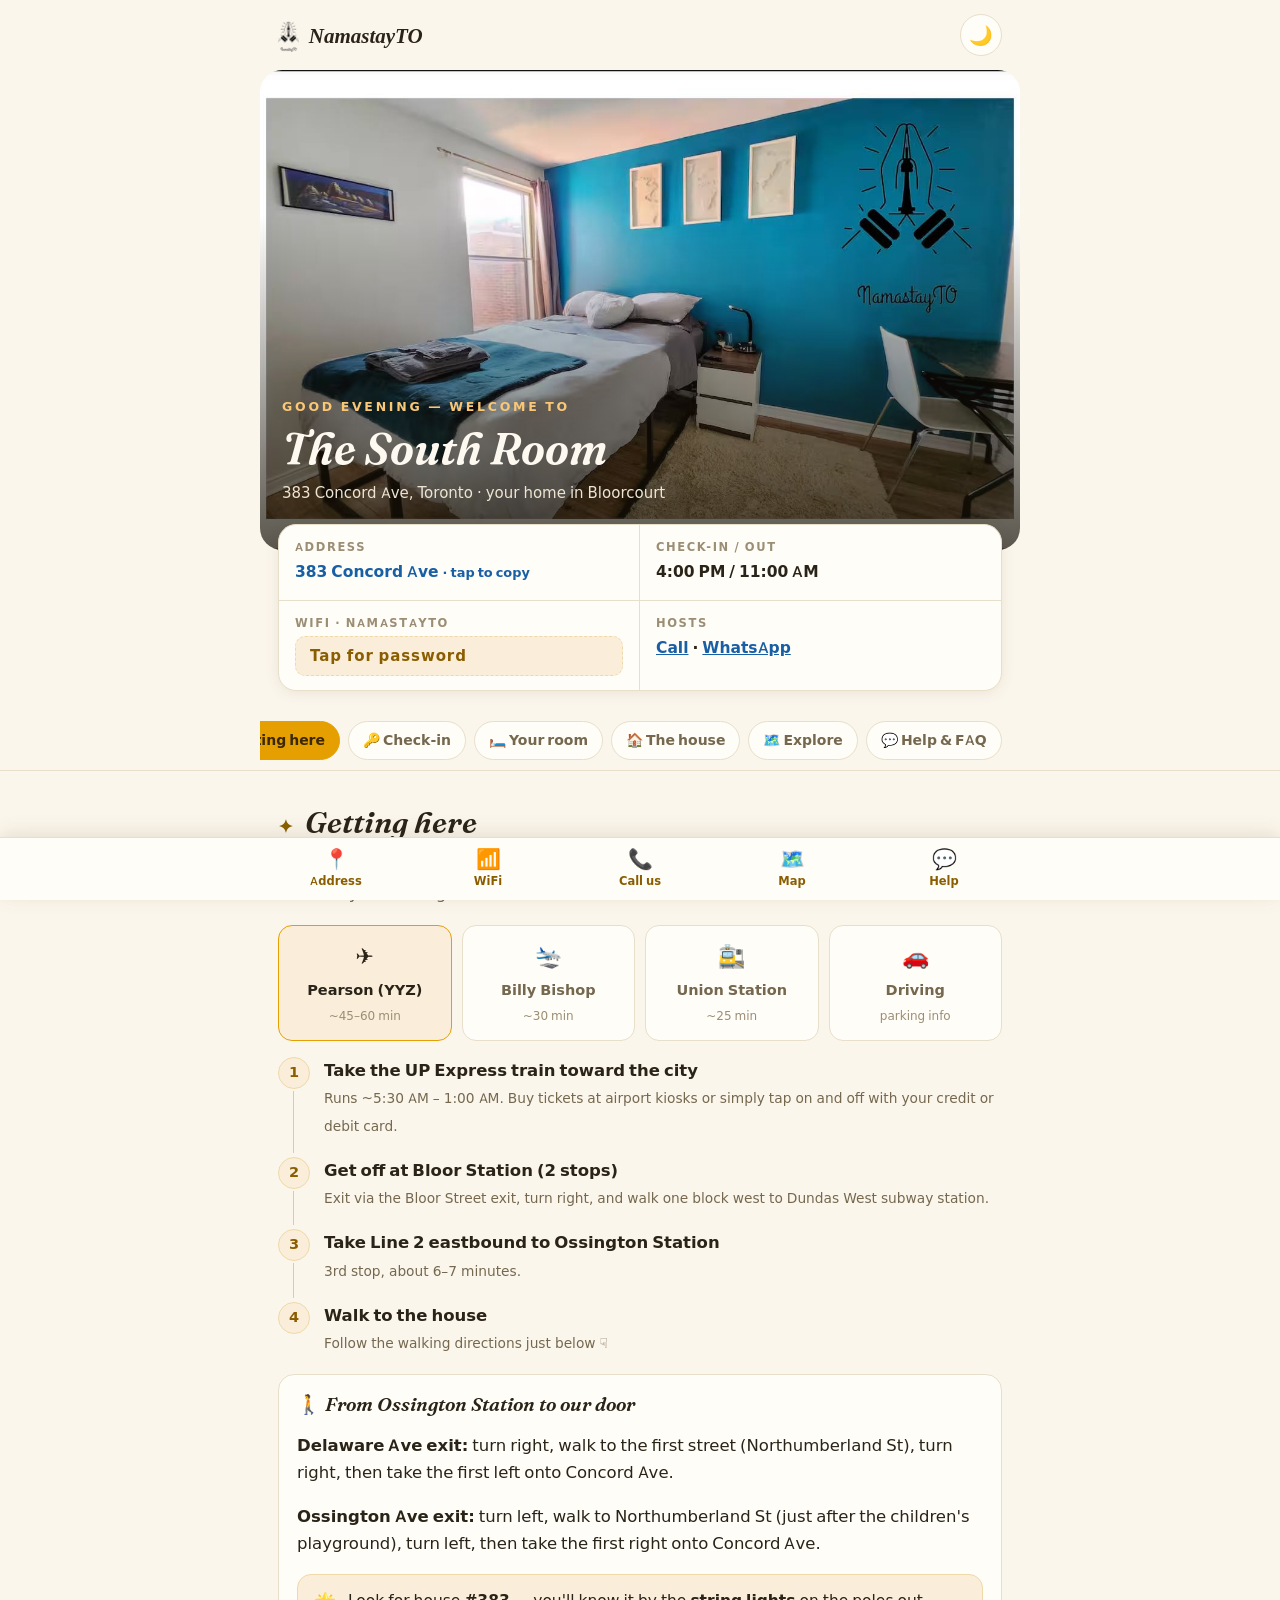
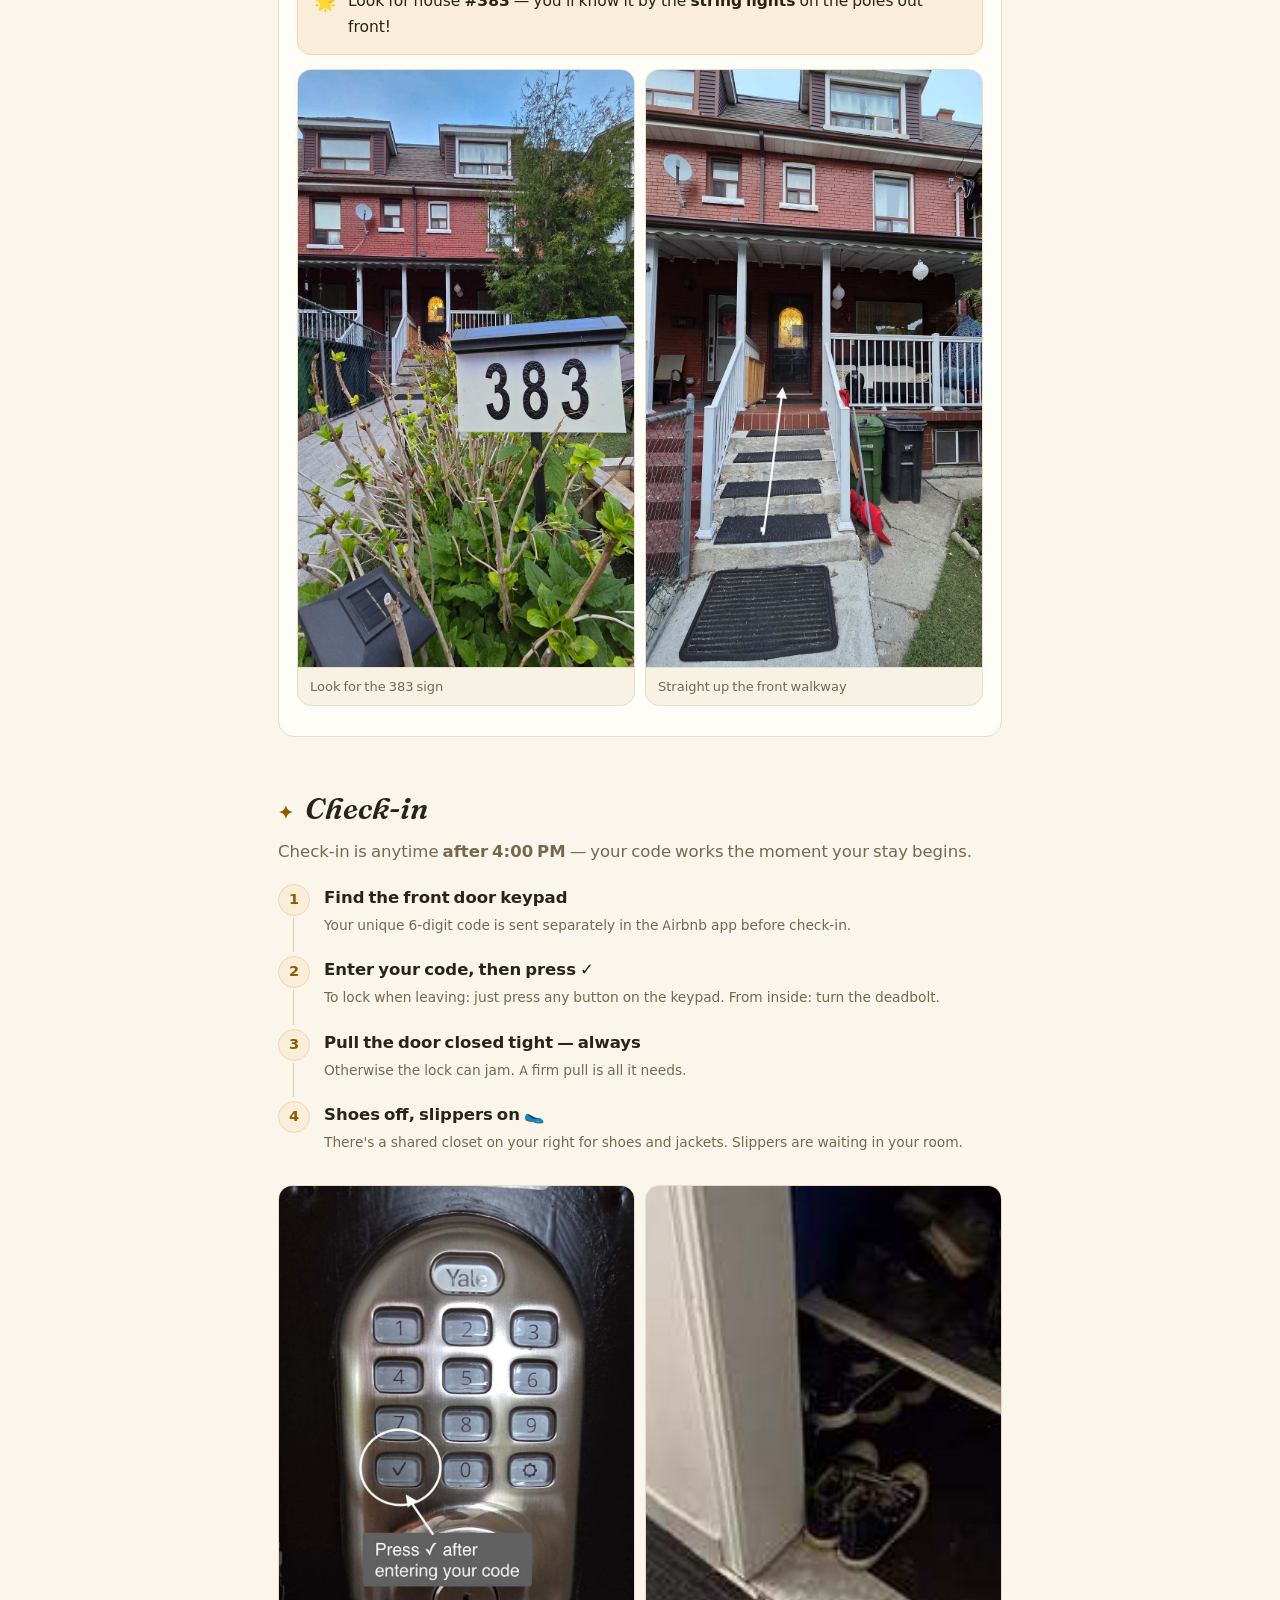
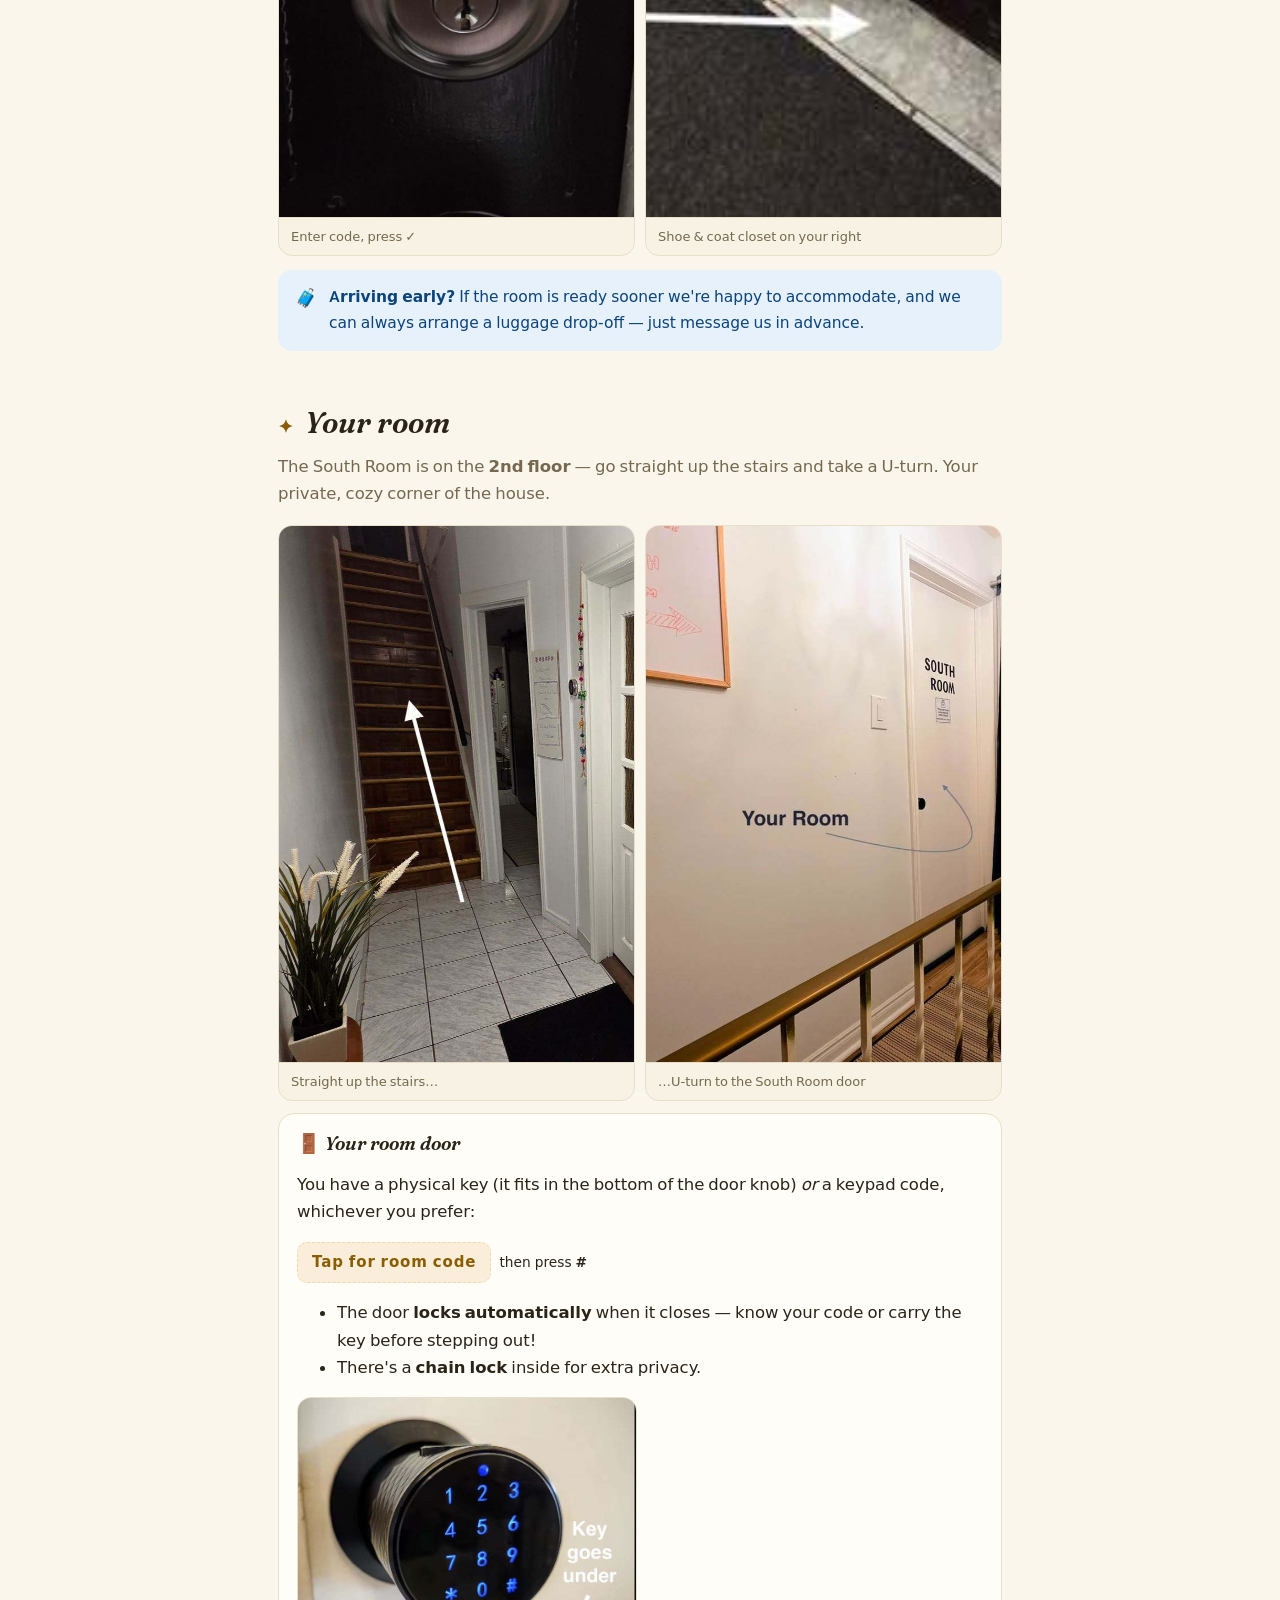
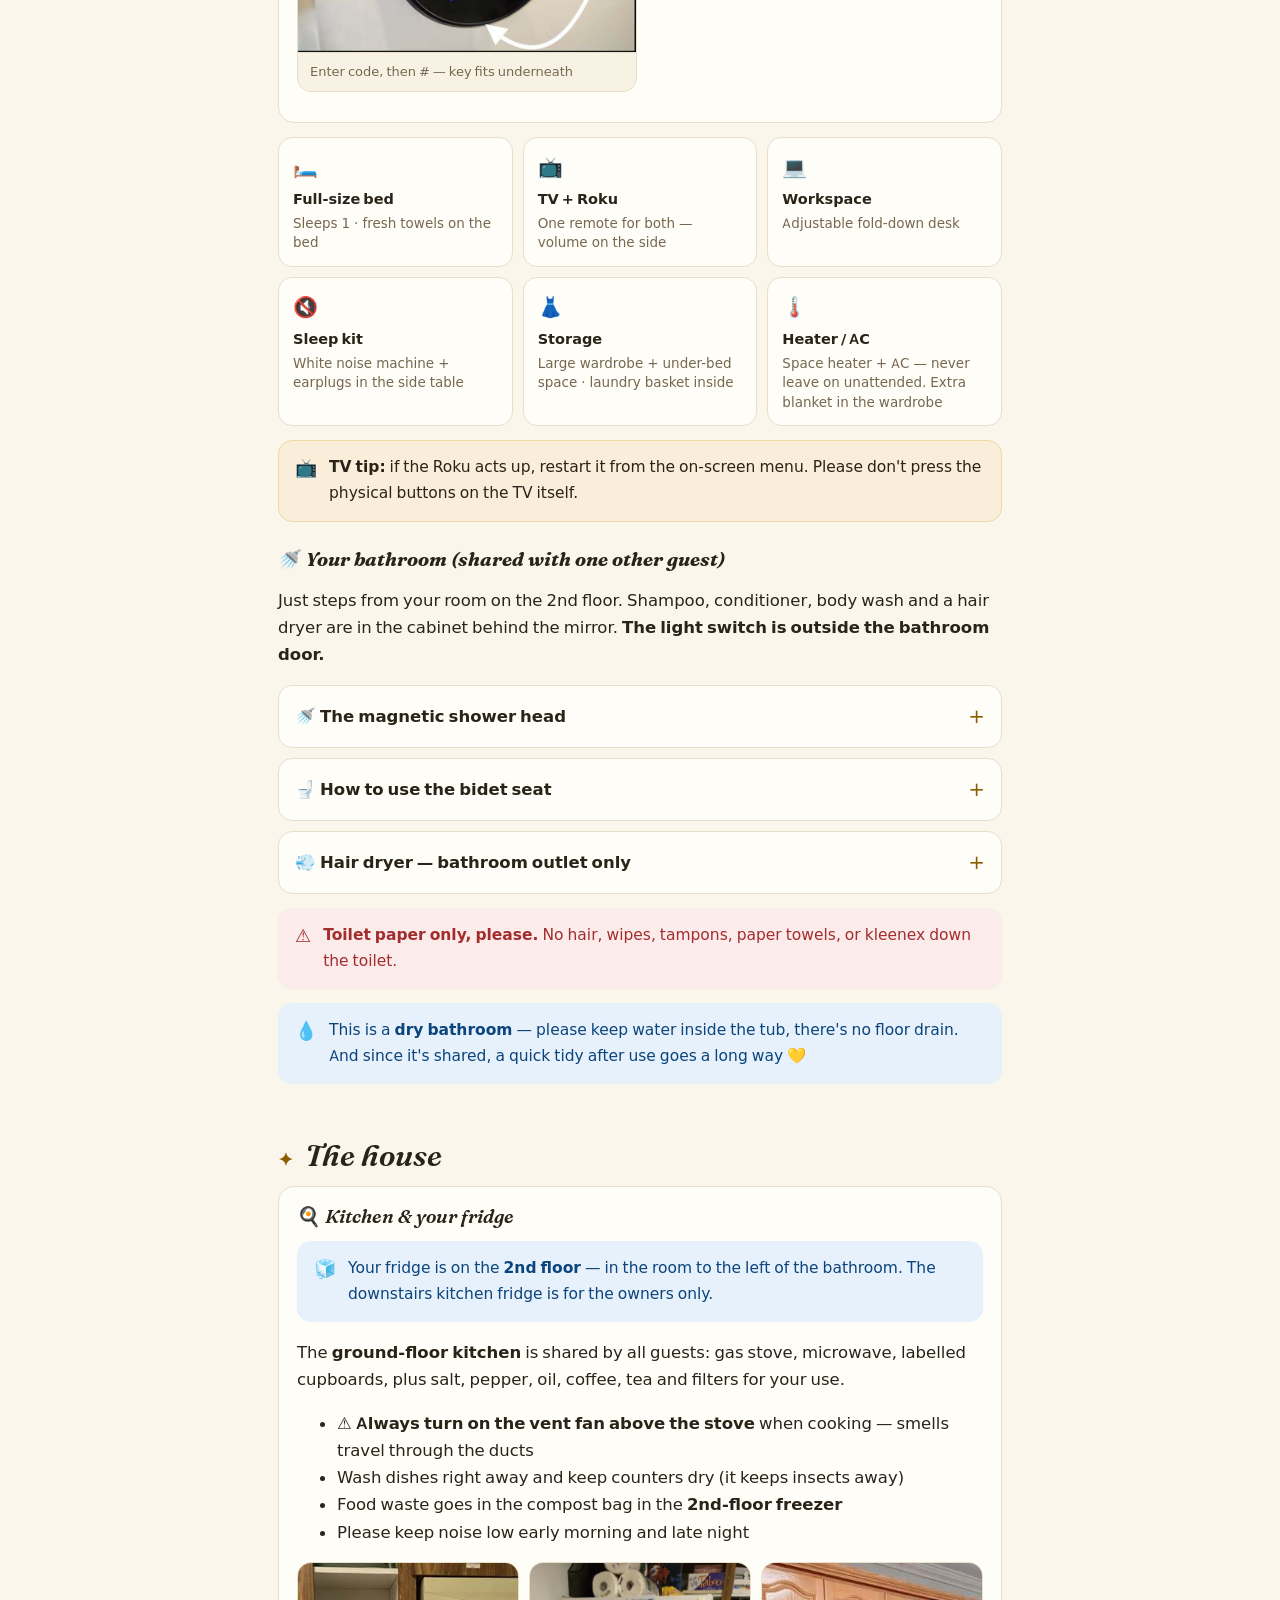
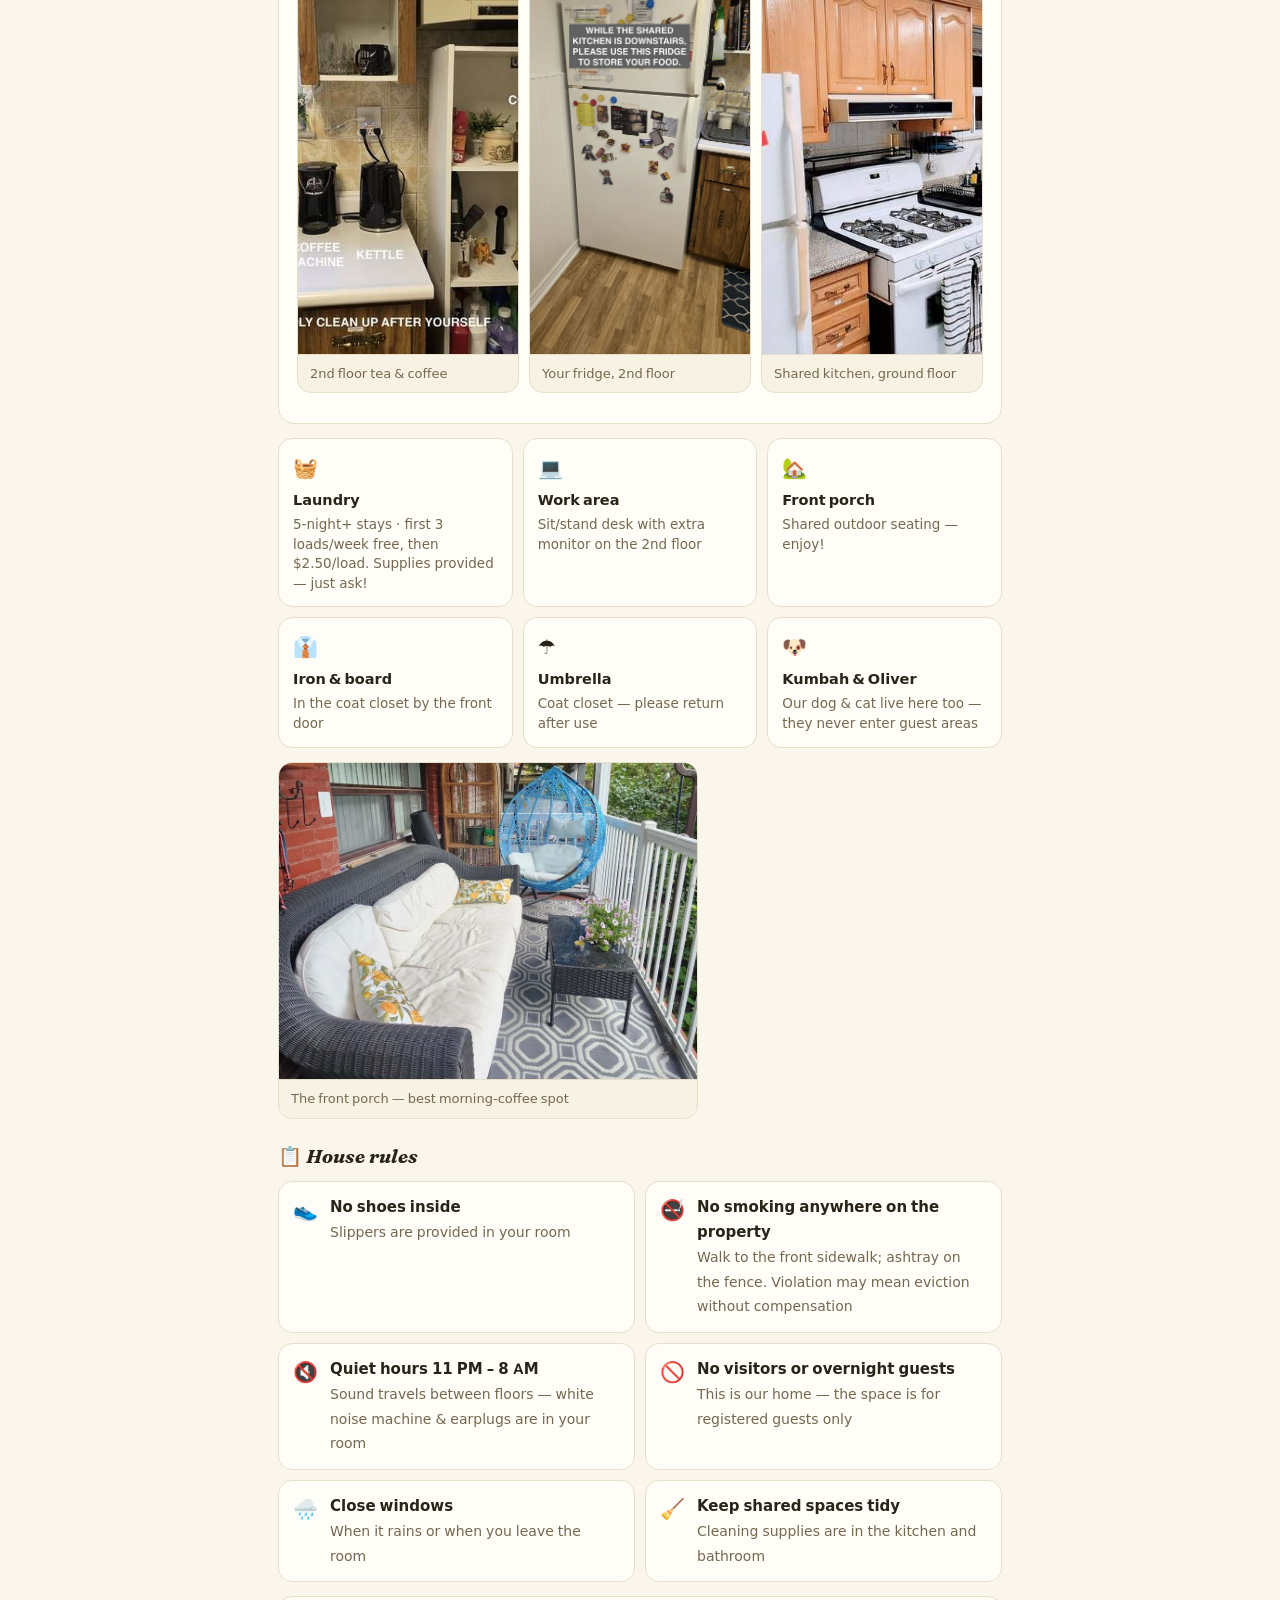
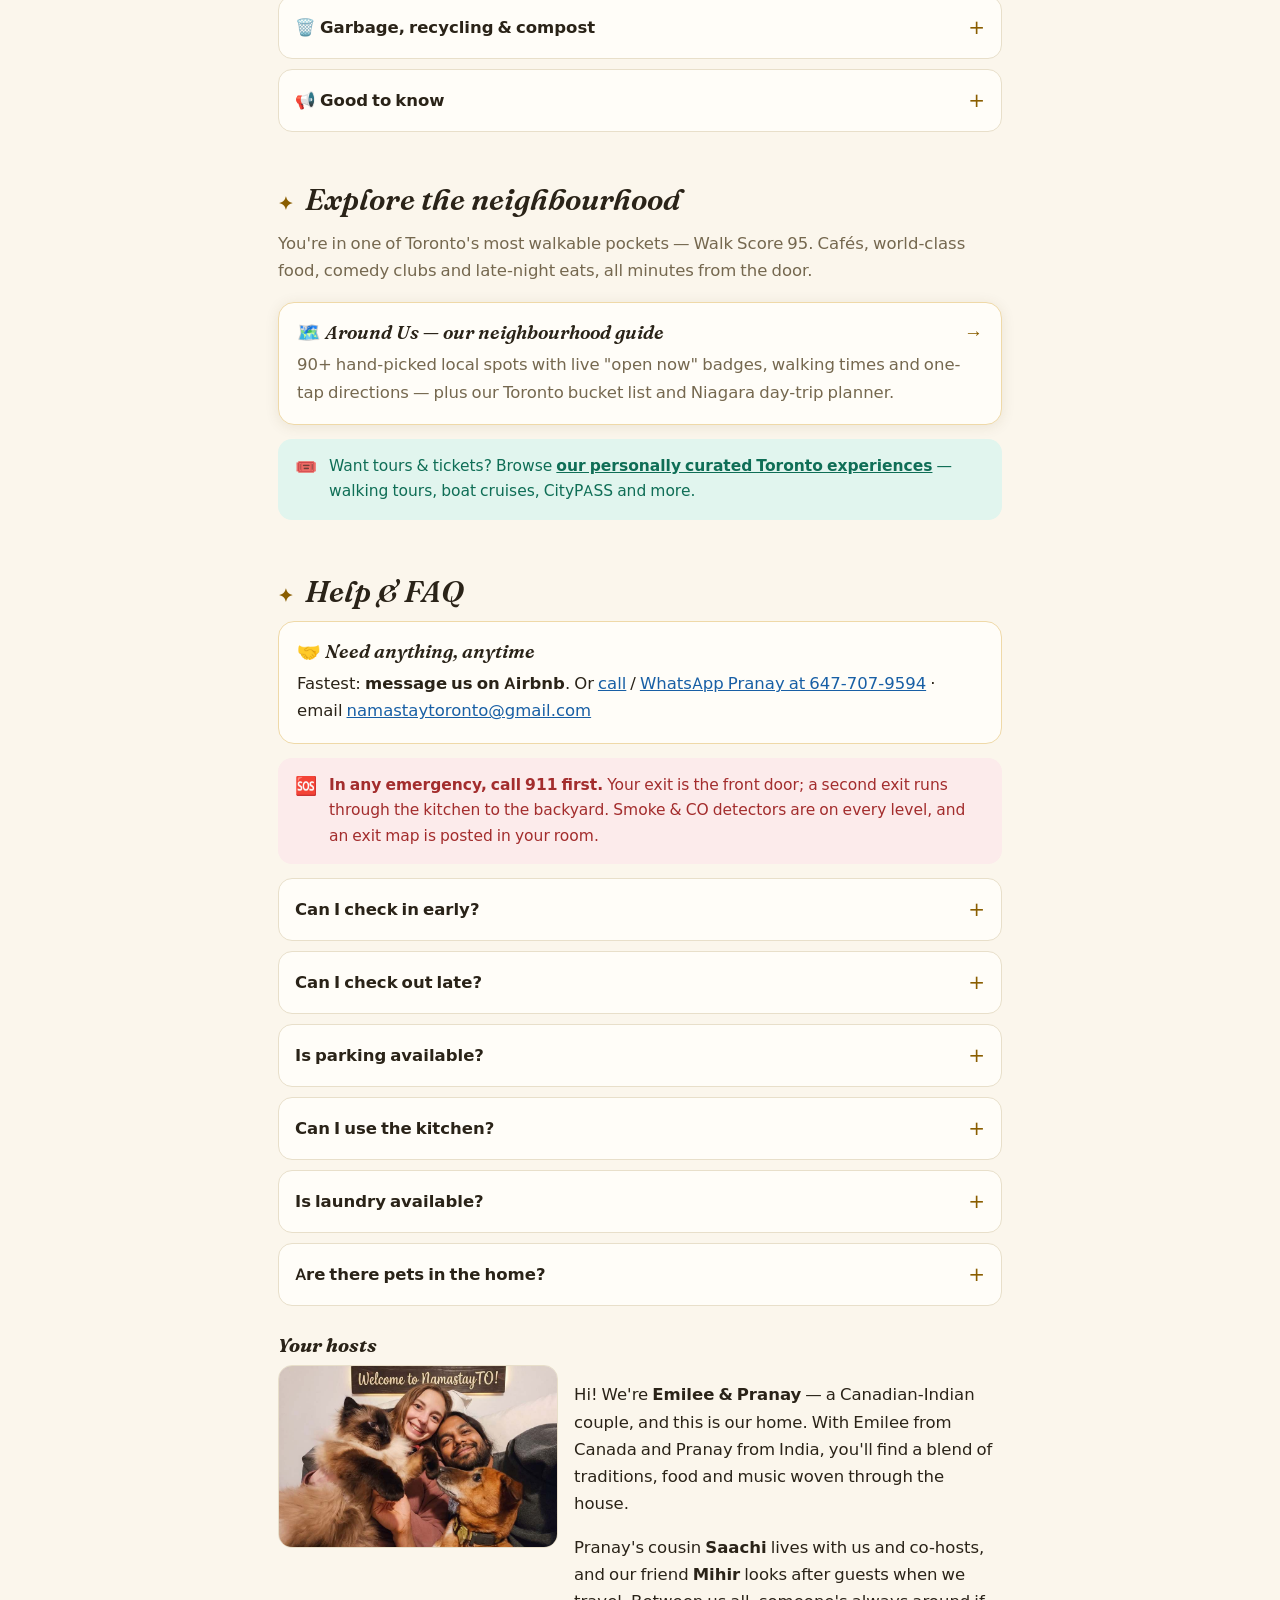
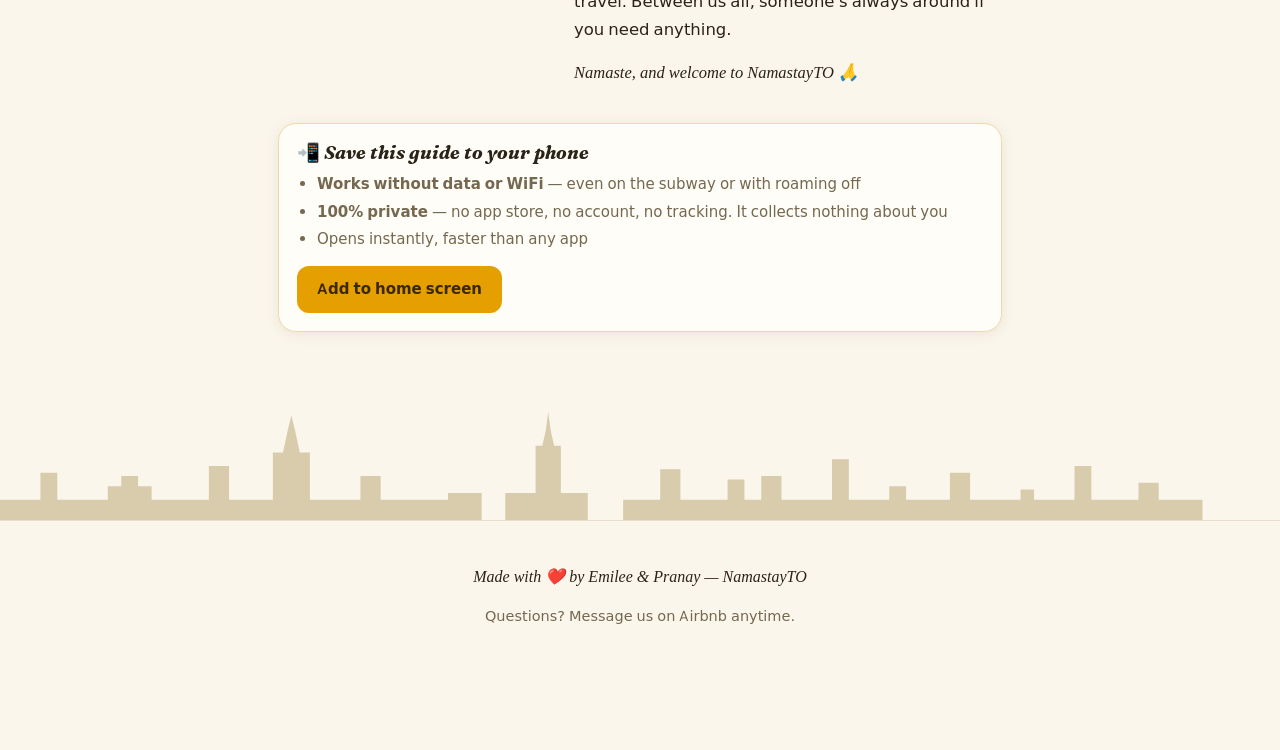
<file: site/southroom/index.html>
<!DOCTYPE html>
<html lang="en">
<head>
<meta charset="UTF-8">
<meta name="viewport" content="width=device-width, initial-scale=1">
<meta name="robots" content="noindex, nofollow, noarchive">
<meta name="theme-color" content="#FBF6EC">
<meta name="description" content="Guest guide for your stay at NamastayTO, Toronto.">
<title>The South Room · NamastayTO Guest Guide</title>
<link rel="stylesheet" href="../css/style.css">
<link rel="manifest" href="../manifest-southroom.webmanifest">
<link rel="icon" href="../assets/img/brand/icon-192.png">
<link rel="apple-touch-icon" href="../assets/img/brand/icon-180.png">
<script>try{var q=new URLSearchParams(location.search).get("theme");var t=q||localStorage.getItem("nsto-theme");if(t)document.documentElement.setAttribute("data-theme",t);}catch(e){}</script>
</head>
<body data-swbase="../">

<header class="topbar">
  <a class="wordmark" href="#top"><img src="../assets/img/brand/logo.png" alt="">NamastayTO</a>
  <button class="theme-btn" id="themeBtn" aria-label="Toggle dark mode">🌙</button>
</header>

<div class="hero" id="top">
  <img src="../assets/img/south/hero.jpg" alt="The South Room — teal feature wall, full bed and desk" fetchpriority="high">
  <div class="veil"></div>
  <div class="hero-text">
    <p class="eyebrow" data-greet>Welcome to</p>
    <h1>The South Room</h1>
    <p class="sub">383 Concord Ave, Toronto · your home in Bloorcourt</p>
  </div>
</div>

<div class="wrap essentials">
  <div class="ess-card">
    <div class="ess-grid">
      <div class="ess-item">
        <span class="ess-label">Address</span>
        <button class="ess-act" data-copy="383 Concord Ave, Toronto, ON M6H 2P9">383 Concord Ave <small>· tap to copy</small></button>
      </div>
      <div class="ess-item">
        <span class="ess-label">Check-in / out</span>
        <span class="ess-value">4:00 PM / 11:00 AM</span>
      </div>
      <div class="ess-item">
        <span class="ess-label">WiFi · NamastayTO</span>
        <button class="reveal" data-secret="MzgzY29uY29yZA==">Tap for password</button>
      </div>
      <div class="ess-item">
        <span class="ess-label">Hosts</span>
        <span class="ess-value"><a href="tel:+16477079594">Call</a> · <a href="https://wa.me/16477079594">WhatsApp</a></span>
      </div>
    </div>
  </div>
</div>

<div class="hint-strip" id="hintStrip"></div>

<nav class="jnav" aria-label="Guide sections">
  <div class="jnav-inner">
    <a href="#arrive">🚕 Getting here</a>
    <a href="#checkin">🔑 Check-in</a>
    <a href="#room">🛏️ Your room</a>
    <a href="#house">🏠 The house</a>
    <a href="#explore">🗺️ Explore</a>
    <a href="#help">💬 Help &amp; FAQ</a>
  </div>
</nav>

<section class="section" id="arrive">
  <div class="wrap">
    <h2><span class="orn">✦</span> Getting here</h2>
    <p class="lead">The nearest subway is <strong>Ossington Station (Line 2)</strong> — a 5-minute walk from the house. How are you arriving?</p>

    <div class="arrive-pick" role="tablist">
      <button data-panel="p-pearson" class="on"><span class="big">✈️</span>Pearson (YYZ)<small>~45–60 min</small></button>
      <button data-panel="p-billy"><span class="big">🛬</span>Billy Bishop<small>~30 min</small></button>
      <button data-panel="p-union"><span class="big">🚉</span>Union Station<small>~25 min</small></button>
      <button data-panel="p-car"><span class="big">🚗</span>Driving<small>parking info</small></button>
    </div>

    <div class="arrive-panel on" id="p-pearson">
      <ol class="steps">
        <li><b>Take the UP Express train toward the city</b><small>Runs ~5:30 AM – 1:00 AM. Buy tickets at airport kiosks or simply tap on and off with your credit or debit card.</small></li>
        <li><b>Get off at Bloor Station (2 stops)</b><small>Exit via the Bloor Street exit, turn right, and walk one block west to Dundas West subway station.</small></li>
        <li><b>Take Line 2 eastbound to Ossington Station</b><small>3rd stop, about 6–7 minutes.</small></li>
        <li><b>Walk to the house</b><small>Follow the walking directions just below ☟</small></li>
      </ol>
    </div>
    <div class="arrive-panel" id="p-billy">
      <ol class="steps">
        <li><b>Walk along Eireann Quay to Fleet St at Bathurst St</b><small>The streetcar stop is right where the airport walkway meets the city.</small></li>
        <li><b>Take the 511 Bathurst streetcar north to Bathurst Station</b></li>
        <li><b>Take Line 2 westbound to Ossington Station</b><small>2nd stop, about 4 minutes.</small></li>
        <li><b>Walk to the house</b><small>Follow the walking directions just below ☟</small></li>
      </ol>
    </div>
    <div class="arrive-panel" id="p-union">
      <ol class="steps">
        <li><b>Follow signs to the TTC and take Line 1 northbound (University) to St. George</b><small>6th stop, about 13 minutes. Tap on with a credit/debit card or buy a ticket at the machines.</small></li>
        <li><b>Transfer to Line 2 westbound and ride to Ossington Station</b><small>4th stop, about 7 minutes.</small></li>
        <li><b>Walk to the house</b><small>Follow the walking directions just below ☟</small></li>
      </ol>
    </div>
    <div class="arrive-panel" id="p-car">
      <p><strong>Concord Ave is a one-way street running south</strong> — approach from Dupont St or Hallam St heading south. A taxi or Uber can drop you right at the front door.</p>
      <div class="card">
        <h3>🅿️ Street parking permit (recommended)</h3>
        <p>You can usually find a spot right on Concord Avenue with a city permit — <a href="https://secure.toronto.ca/wes/eTPP/welcome.do" target="_blank" rel="noopener">buy it online here</a>, or ask us and we'll happily print it for you.</p>
        <table class="mini-table">
          <tr><th>Duration</th><th>Cost</th></tr>
          <tr><td>24 hours</td><td>CAD $21.46</td></tr>
          <tr><td>48 hours</td><td>CAD $31.02</td></tr>
          <tr><td>1 week</td><td>CAD $46.51</td></tr>
        </table>
      </div>
      <div class="card">
        <h3>🅿️ Green P parking lot — 745 Ossington Ave</h3>
        <p>Around the corner. Day max (7am–6pm) $11.00 · night max (6pm–7am) $8.00 · $2.00 per 30 min.</p>
      </div>
    </div>

    <div class="card">
      <h3>🚶 From Ossington Station to our door</h3>
      <p><strong>Delaware Ave exit:</strong> turn right, walk to the first street (Northumberland St), turn right, then take the first left onto Concord Ave.</p>
      <p><strong>Ossington Ave exit:</strong> turn left, walk to Northumberland St (just after the children's playground), turn left, then take the first right onto Concord Ave.</p>
      <div class="callout gold"><span class="ico">🌟</span><span>Look for house <strong>#383</strong> — you'll know it by the <strong>string lights</strong> on the poles out front!</span></div>
      <div class="ph-row">
        <figure class="ph"><img src="../assets/img/shared/house-front.jpg" alt="Front of 383 Concord Ave with the 383 house number sign" loading="lazy"><figcaption>Look for the 383 sign</figcaption></figure>
        <figure class="ph"><img src="../assets/img/shared/front-walkway.jpg" alt="Walkway leading to the front door" loading="lazy"><figcaption>Straight up the front walkway</figcaption></figure>
      </div>
    </div>
  </div>
</section>

<section class="section" id="checkin">
  <div class="wrap">
    <h2><span class="orn">✦</span> Check-in</h2>
    <p class="lead">Check-in is anytime <strong>after 4:00 PM</strong> — your code works the moment your stay begins.</p>
    <ol class="steps">
      <li><b>Find the front door keypad</b><small>Your unique 6-digit code is sent separately in the Airbnb app before check-in.</small></li>
      <li><b>Enter your code, then press ✓</b><small>To lock when leaving: just press any button on the keypad. From inside: turn the deadbolt.</small></li>
      <li><b>Pull the door closed tight — always</b><small>Otherwise the lock can jam. A firm pull is all it needs.</small></li>
      <li><b>Shoes off, slippers on 🥿</b><small>There's a shared closet on your right for shoes and jackets. Slippers are waiting in your room.</small></li>
    </ol>
    <div class="ph-row">
      <figure class="ph"><img src="../assets/img/shared/frontdoor-keypad.jpg" alt="Front door Yale keypad — press the check mark after entering your code" loading="lazy"><figcaption>Enter code, press ✓</figcaption></figure>
      <figure class="ph"><img src="../assets/img/shared/entry-closet.jpg" alt="Entry closet for shoes and jackets" loading="lazy"><figcaption>Shoe &amp; coat closet on your right</figcaption></figure>
    </div>
    <div class="callout info"><span class="ico">🧳</span><span><strong>Arriving early?</strong> If the room is ready sooner we're happy to accommodate, and we can always arrange a luggage drop-off — just message us in advance.</span></div>
  </div>
</section>

<section class="section" id="room">
  <div class="wrap">
    <h2><span class="orn">✦</span> Your room</h2>
    <p class="lead">The South Room is on the <strong>2nd floor</strong> — go straight up the stairs and take a U-turn. Your private, cozy corner of the house.</p>
    <div class="ph-row">
      <figure class="ph"><img src="../assets/img/shared/stairs-up.jpg" alt="Stairs to the second floor" loading="lazy"><figcaption>Straight up the stairs…</figcaption></figure>
      <figure class="ph"><img src="../assets/img/south/hall-door.jpg" alt="The South Room door on the second floor" loading="lazy"><figcaption>…U-turn to the South Room door</figcaption></figure>
    </div>

    <div class="card">
      <h3>🚪 Your room door</h3>
      <p>You have a physical key (it fits in the bottom of the door knob) <em>or</em> a keypad code, whichever you prefer:</p>
      <p><button class="reveal" data-secret="ODgxMDAw">Tap for room code</button> &nbsp;<small>then press <strong>#</strong></small></p>
      <ul>
        <li>The door <strong>locks automatically</strong> when it closes — know your code or carry the key before stepping out!</li>
        <li>There's a <strong>chain lock</strong> inside for extra privacy.</li>
      </ul>
      <figure class="ph" style="max-width:340px"><img src="../assets/img/shared/room-door-knob.jpg" alt="Room door keypad — the key goes under the keypad" loading="lazy"><figcaption>Enter code, then # — key fits underneath</figcaption></figure>
    </div>

    <div class="facts">
      <div class="fact"><div class="f-ico">🛏️</div><div class="f-t">Full-size bed</div><div class="f-d">Sleeps 1 · fresh towels on the bed</div></div>
      <div class="fact"><div class="f-ico">📺</div><div class="f-t">TV + Roku</div><div class="f-d">One remote for both — volume on the side</div></div>
      <div class="fact"><div class="f-ico">💻</div><div class="f-t">Workspace</div><div class="f-d">Adjustable fold-down desk</div></div>
      <div class="fact"><div class="f-ico">🔇</div><div class="f-t">Sleep kit</div><div class="f-d">White noise machine + earplugs in the side table</div></div>
      <div class="fact"><div class="f-ico">👗</div><div class="f-t">Storage</div><div class="f-d">Large wardrobe + under-bed space · laundry basket inside</div></div>
      <div class="fact"><div class="f-ico">🌡️</div><div class="f-t">Heater / AC</div><div class="f-d">Space heater + AC — never leave on unattended. Extra blanket in the wardrobe</div></div>
    </div>
    <div class="callout gold"><span class="ico">📺</span><span><strong>TV tip:</strong> if the Roku acts up, restart it from the on-screen menu. Please don't press the physical buttons on the TV itself.</span></div>

    <h3 style="margin-top:26px">🚿 Your bathroom (shared with one other guest)</h3>
    <p>Just steps from your room on the 2nd floor. Shampoo, conditioner, body wash and a hair dryer are in the cabinet behind the mirror. <strong>The light switch is outside the bathroom door.</strong></p>
    <details class="howto">
      <summary>🚿 The magnetic shower head</summary>
      <div class="body">
        <p>Six spray settings — press the button on the head to cycle through. It snaps in and out of its magnetic dock.</p>
        <figure class="ph" style="max-width:300px"><img src="../assets/img/shared/shower-head.jpg" alt="Magnetic shower head" loading="lazy"></figure>
      </div>
    </details>
    <details class="howto">
      <summary>🚽 How to use the bidet seat</summary>
      <div class="body">
        <ol>
          <li>After using the toilet, find the control on the <strong>right side of the seat</strong></li>
          <li>Tilt it toward the <strong>person symbol</strong> to start the spray</li>
          <li>Clean up, then tilt it back to neutral</li>
        </ol>
        <figure class="ph" style="max-width:300px"><img src="../assets/img/shared/bidet-control.jpg" alt="Bidet control on the toilet seat" loading="lazy"></figure>
      </div>
    </details>
    <details class="howto">
      <summary>💨 Hair dryer — bathroom outlet only</summary>
      <div class="body">
        <p>Please use the hair dryer plugged into the <strong>bathroom outlet only</strong> — not in your room.</p>
        <figure class="ph" style="max-width:300px"><img src="../assets/img/shared/hairdryer-sign.jpg" alt="Sign: please use the hair dryer plugged into the bathroom outlet only" loading="lazy"></figure>
      </div>
    </details>
    <div class="callout warn"><span class="ico">⚠️</span><span><strong>Toilet paper only, please.</strong> No hair, wipes, tampons, paper towels, or kleenex down the toilet.</span></div>
    <div class="callout info"><span class="ico">💧</span><span>This is a <strong>dry bathroom</strong> — please keep water inside the tub, there's no floor drain. And since it's shared, a quick tidy after use goes a long way 💛</span></div>
  </div>
</section>

<section class="section" id="house">
  <div class="wrap">
    <h2><span class="orn">✦</span> The house</h2>

    <div class="card">
      <h3>🍳 Kitchen &amp; your fridge</h3>
      <div class="callout info"><span class="ico">🧊</span><span>Your fridge is on the <strong>2nd floor</strong> — in the room to the left of the bathroom. The downstairs kitchen fridge is for the owners only.</span></div>
      <p>The <strong>ground-floor kitchen</strong> is shared by all guests: gas stove, microwave, labelled cupboards, plus salt, pepper, oil, coffee, tea and filters for your use.</p>
      <ul>
        <li>⚠️ <strong>Always turn on the vent fan above the stove</strong> when cooking — smells travel through the ducts</li>
        <li>Wash dishes right away and keep counters dry (it keeps insects away)</li>
        <li>Food waste goes in the compost bag in the <strong>2nd-floor freezer</strong></li>
        <li>Please keep noise low early morning and late night</li>
      </ul>
      <div class="ph-row3">
        <figure class="ph"><img src="../assets/img/shared/tea-coffee-2f.jpg" alt="Second floor tea, coffee and water station" loading="lazy"><figcaption>2nd floor tea &amp; coffee</figcaption></figure>
        <figure class="ph"><img src="../assets/img/shared/fridge-2f.jpg" alt="Second floor guest fridge" loading="lazy"><figcaption>Your fridge, 2nd floor</figcaption></figure>
        <figure class="ph"><img src="../assets/img/shared/kitchen-main.jpg" alt="Shared ground floor kitchen" loading="lazy"><figcaption>Shared kitchen, ground floor</figcaption></figure>
      </div>
    </div>

    <div class="facts">
      <div class="fact"><div class="f-ico">🧺</div><div class="f-t">Laundry</div><div class="f-d">5-night+ stays · first 3 loads/week free, then $2.50/load. Supplies provided — just ask!</div></div>
      <div class="fact"><div class="f-ico">💻</div><div class="f-t">Work area</div><div class="f-d">Sit/stand desk with extra monitor on the 2nd floor</div></div>
      <div class="fact"><div class="f-ico">🏡</div><div class="f-t">Front porch</div><div class="f-d">Shared outdoor seating — enjoy!</div></div>
      <div class="fact"><div class="f-ico">👔</div><div class="f-t">Iron &amp; board</div><div class="f-d">In the coat closet by the front door</div></div>
      <div class="fact"><div class="f-ico">☂️</div><div class="f-t">Umbrella</div><div class="f-d">Coat closet — please return after use</div></div>
      <div class="fact"><div class="f-ico">🐶</div><div class="f-t">Kumbah &amp; Oliver</div><div class="f-d">Our dog &amp; cat live here too — they never enter guest areas</div></div>
    </div>
    <figure class="ph" style="max-width:420px"><img src="../assets/img/shared/porch.jpg" alt="Front porch with outdoor seating and hanging chair" loading="lazy"><figcaption>The front porch — best morning-coffee spot</figcaption></figure>

    <h3 style="margin-top:26px">📋 House rules</h3>
    <div class="rules">
      <div class="rule"><span class="r-ico">👟</span><div><b>No shoes inside</b><span>Slippers are provided in your room</span></div></div>
      <div class="rule"><span class="r-ico">🚭</span><div><b>No smoking anywhere on the property</b><span>Walk to the front sidewalk; ashtray on the fence. Violation may mean eviction without compensation</span></div></div>
      <div class="rule"><span class="r-ico">🔇</span><div><b>Quiet hours 11 PM – 8 AM</b><span>Sound travels between floors — white noise machine &amp; earplugs are in your room</span></div></div>
      <div class="rule"><span class="r-ico">🚫</span><div><b>No visitors or overnight guests</b><span>This is our home — the space is for registered guests only</span></div></div>
      <div class="rule"><span class="r-ico">🌧️</span><div><b>Close windows</b><span>When it rains or when you leave the room</span></div></div>
      <div class="rule"><span class="r-ico">🧹</span><div><b>Keep shared spaces tidy</b><span>Cleaning supplies are in the kitchen and bathroom</span></div></div>
    </div>

    <details class="howto">
      <summary>🗑️ Garbage, recycling &amp; compost</summary>
      <div class="body">
        <ul>
          <li><strong>Garbage:</strong> small bin in your room; large bins by the 2nd-floor coffee station and in the kitchen. Big black bin at the front of the house</li>
          <li><strong>Compost:</strong> food waste goes in the bag in the 2nd-floor freezer (keeps bugs away)</li>
          <li><strong>Recycling:</strong> large bin by the coffee station or blue bin under the kitchen sink — break down cardboard</li>
          <li>Bins go to the curb <strong>Wednesday evenings</strong> for Thursday-morning pickup</li>
        </ul>
      </div>
    </details>
    <details class="howto">
      <summary>📢 Good to know</summary>
      <div class="body">
        <ul>
          <li>🌡️ <strong>Central heating/AC</strong> — we can't control temperature per room; use the space heater (never unattended) or the extra blanket</li>
          <li>📷 <strong>Security cameras are exterior only</strong> — a doorbell camera and a backyard camera. Neither sees inside</li>
          <li>🐛 Our neighbour has a vegetable garden, so the odd bug may appear in wet weather — keeping windows closed helps</li>
        </ul>
      </div>
    </details>
  </div>
</section>

<section class="section" id="explore">
  <div class="wrap">
    <h2><span class="orn">✦</span> Explore the neighbourhood</h2>
    <p class="lead">You're in one of Toronto's most walkable pockets — Walk Score 95. Cafés, world-class food, comedy clubs and late-night eats, all minutes from the door.</p>
    <a class="card" href="../aroundus/" style="display:block; text-decoration:none; color:inherit; border:1.5px solid var(--gold-line); box-shadow:var(--shadow)">
      <h3 style="display:flex;align-items:center;gap:10px">🗺️ Around Us — our neighbourhood guide <span style="margin-left:auto;color:var(--gold-ink)">→</span></h3>
      <p style="margin:0;color:var(--muted)">90+ hand-picked local spots with live "open now" badges, walking times and one-tap directions — plus our Toronto bucket list and Niagara day-trip planner.</p>
    </a>
    <div class="callout good"><span class="ico">🎟️</span><span>Want tours &amp; tickets? Browse <a href="https://vi.me/s/namastayto" target="_blank" rel="noopener">our personally curated Toronto experiences</a> — walking tours, boat cruises, CityPASS and more.</span></div>
  </div>
</section>

<section class="section" id="help">
  <div class="wrap">
    <h2><span class="orn">✦</span> Help &amp; FAQ</h2>

    <div class="card" style="border-color:var(--gold-line)">
      <h3>🤝 Need anything, anytime</h3>
      <p style="margin:0">Fastest: <strong>message us on Airbnb</strong>. Or <a href="tel:+16477079594">call</a> / <a href="https://wa.me/16477079594">WhatsApp Pranay at 647-707-9594</a> · email <a href="mailto:namastaytoronto@gmail.com">namastaytoronto@gmail.com</a></p>
    </div>
    <div class="callout warn"><span class="ico">🆘</span><span><strong>In any emergency, call 911 first.</strong> Your exit is the front door; a second exit runs through the kitchen to the backyard. Smoke &amp; CO detectors are on every level, and an exit map is posted in your room.</span></div>

    <details class="faq-item"><summary>Can I check in early?</summary><div class="body"><p>Check-in is 4 PM. If the room is free earlier we're happy to accommodate — and we can arrange luggage drop-off either way. Just message us in advance.</p></div></details>
    <details class="faq-item"><summary>Can I check out late?</summary><div class="body"><p>Checkout is 11 AM. Late checkout isn't always possible, but ask — we'll do our best!</p></div></details>
    <details class="faq-item"><summary>Is parking available?</summary><div class="body"><p>Yes — city permits from $21.46/24h (we can print yours!), and you'll usually find a spot right on Concord Ave. There's also a Green P lot at 745 Ossington Ave. See <a href="#arrive">Getting here</a>.</p></div></details>
    <details class="faq-item"><summary>Can I use the kitchen?</summary><div class="body"><p>Yes! The ground-floor kitchen is shared by all guests. Keep your food in the 2nd-floor fridge, and always run the vent fan when cooking.</p></div></details>
    <details class="faq-item"><summary>Is laundry available?</summary><div class="body"><p>Yes, with a minimum 5-night stay — first 3 loads a week free, then $2.50 per load for washer and dryer. Detergent and softener provided; let us know when you'd like to run a load.</p></div></details>
    <details class="faq-item"><summary>Are there pets in the home?</summary><div class="body"><p>Yes — Kumbah the dog 🐶 and Oliver the cat 🐱. They never enter your room, the bathroom or the kitchen, though you might hear a bark now and then. We can't guarantee an allergy-free environment due to the shared HVAC.</p></div></details>

    <h3 style="margin-top:28px">Your hosts</h3>
    <div class="hosts">
      <figure class="ph"><img src="../assets/img/shared/hosts.jpg" alt="Emilee and Pranay with Oliver the cat and Kumbah the dog under a Welcome to NamastayTO sign" loading="lazy"></figure>
      <div>
        <p>Hi! We're <strong>Emilee &amp; Pranay</strong> — a Canadian-Indian couple, and this is our home. With Emilee from Canada and Pranay from India, you'll find a blend of traditions, food and music woven through the house.</p>
        <p>Pranay's cousin <strong>Saachi</strong> lives with us and co-hosts, and our friend <strong>Mihir</strong> looks after guests when we travel. Between us all, someone's always around if you need anything.</p>
        <p style="font-family:'Fraunces',serif;font-style:italic">Namaste, and welcome to NamastayTO 🙏</p>
      </div>
    </div>

    <div class="nudge">
      <h3>📲 Save this guide to your phone</h3>
      <ul>
        <li><strong>Works without data or WiFi</strong> — even on the subway or with roaming off</li>
        <li><strong>100% private</strong> — no app store, no account, no tracking. It collects nothing about you</li>
        <li>Opens instantly, faster than any app</li>
      </ul>
      <button class="btn install-btn">Add to home screen</button>
      <p class="ios-tip" id="iosTip">On iPhone: tap the <strong>Share</strong> button <span style="border:1px solid var(--line);border-radius:6px;padding:0 6px">⎋</span> in Safari, then choose <strong>“Add to Home Screen”</strong>.</p>
    </div>
  </div>
</section>

<div class="skyline" aria-hidden="true">
  <svg viewBox="0 0 760 70" xmlns="http://www.w3.org/2000/svg" fill="currentColor"><path d="M0 70V58h24V42h10v16h30V50h8v-6h10v6h8v8h34V38h12v20h26V30h6l3-14 2-8 2 8 3 14h6v28h30V44h12v14h40V54h20v16zm300 0V54h18V26h4l2-9 1.5-11 1.5 11 2 9h4v28h16v16zm70 0V58h22V40h12v18h28V46h10v12h10V44h12v14h30V34h10v24h24V50h10v8h26V42h12v16h30V52h8v6h24V38h10v20h28V48h12v10h26v12z"/></svg>
</div>
<footer class="site">
  <p class="fm">Made with ❤️ by Emilee &amp; Pranay — NamastayTO</p>
  <p>Questions? Message us on Airbnb anytime.</p>
</footer>

<nav class="quickbar" aria-label="Quick actions">
  <div class="quickbar-inner">
    <button data-copy="383 Concord Ave, Toronto, ON M6H 2P9"><span class="qico">📍</span>Address</button>
    <a href="#top" onclick="document.querySelector('.essentials .reveal').click();return true;"><span class="qico">📶</span>WiFi</a>
    <a href="tel:+16477079594"><span class="qico">📞</span>Call us</a>
    <a href="https://maps.google.com/?q=383+Concord+Ave,+Toronto,+ON+M6H+2P9" target="_blank" rel="noopener"><span class="qico">🗺️</span>Map</a>
    <a href="#help"><span class="qico">💬</span>Help</a>
  </div>
</nav>

<script src="../js/guide.js"></script>
</body>
</html>
</file>
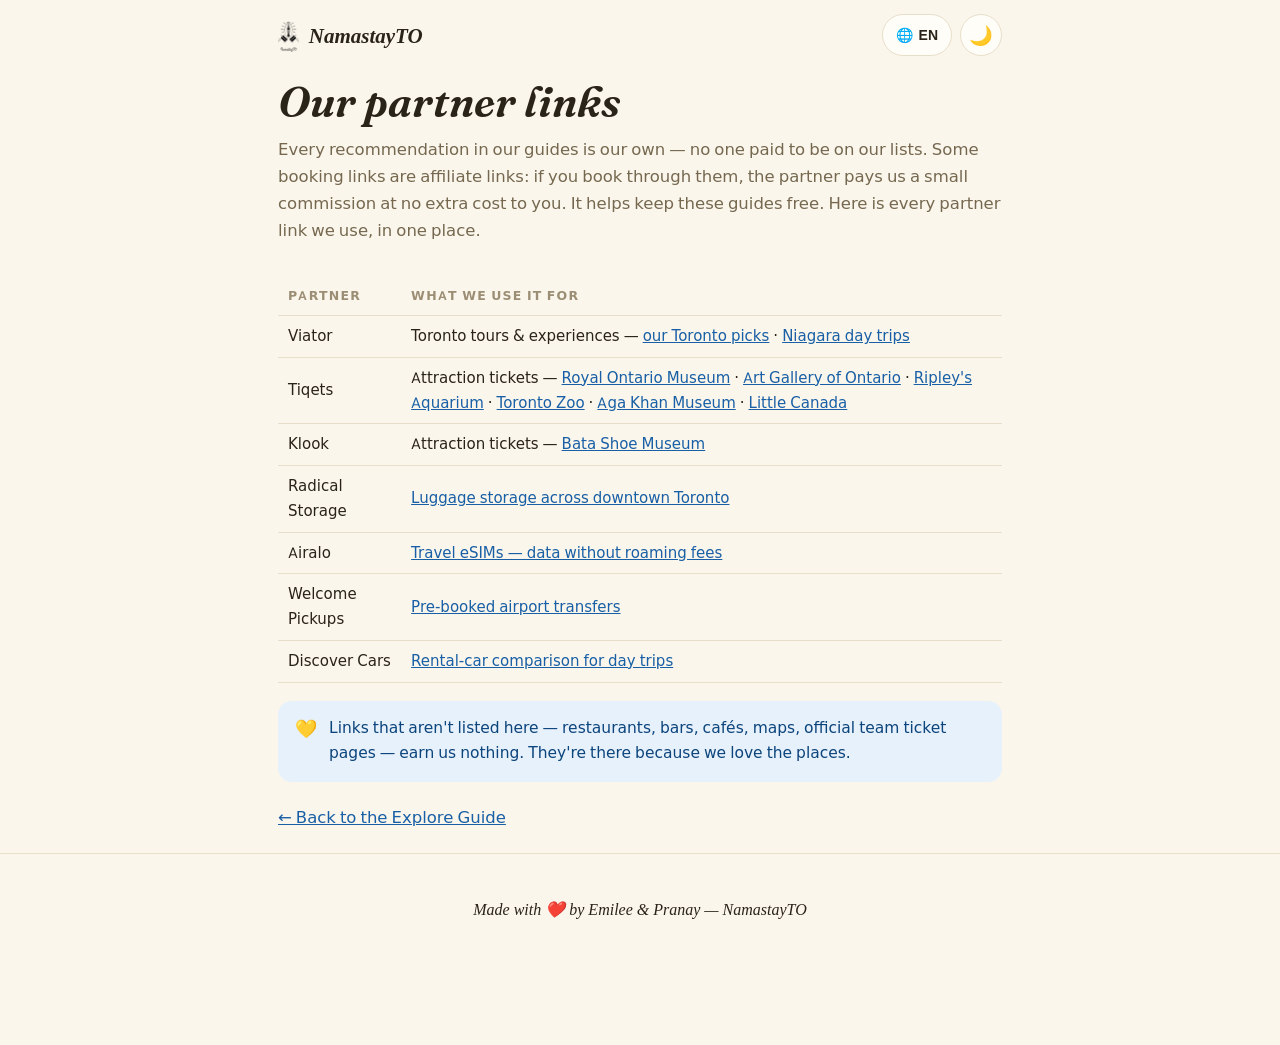
<file: docs/aroundus/partners.html>
<!DOCTYPE html>
<html lang="en">
<head>
<meta charset="UTF-8">
<meta name="viewport" content="width=device-width, initial-scale=1">
<meta name="robots" content="noindex, nofollow, noarchive">
<meta name="theme-color" content="#FBF6EC">
<meta name="description" content="Every partner link used in the NamastayTO guest guides, in one place.">
<title>Partner Links · NamastayTO</title>
<link rel="stylesheet" href="../css/style.css">
<link rel="icon" href="../assets/img/brand/icon-192.png">
<link rel="apple-touch-icon" href="../assets/img/brand/icon-180.png">
</head>
<body data-swbase="../">

<header class="topbar">
  <a class="wordmark" href="./"><img src="../assets/img/brand/logo.png" alt="">NamastayTO</a>
  <button class="theme-btn" id="themeBtn" aria-label="Toggle dark mode">🌙</button>
</header>

<div class="wrap" id="top" style="padding-top:8px">
  <h1 style="font-size:clamp(30px,7vw,42px);font-weight:620;margin:0 0 8px" data-i18n="283216d3">Our partner links</h1>
  <p class="lead" data-i18n="42d8a277">Every recommendation in our guides is our own — no one paid to be on our lists. Some booking links are affiliate links: if you book through them, the partner pays us a small commission at no extra cost to you. It helps keep these guides free. Here is every partner link we use, in one place.</p>
</div>

<section class="section" style="padding-top:6px">
  <div class="wrap">
    <table class="mini-table">
      <thead><tr><th data-i18n="6f041af4">Partner</th><th data-i18n="1d4e2fa5">What we use it for</th></tr></thead>
      <tbody>
        <tr><td data-i18n="eb785f29">Viator</td><td data-i18n="c9df98fc">Toronto tours &amp; experiences — <a href="https://vi.me/s/namastayto" target="_blank" rel="noopener">our Toronto picks</a> · <a href="https://www.viator.com/partner-shop/namastayto/W-bdc77daa-c683-4f7b-aee0-044efa85d36e" target="_blank" rel="noopener">Niagara day trips</a></td></tr>
        <tr><td data-i18n="3234def2">Tiqets</td><td data-i18n="0e9e678d">Attraction tickets — <a href="https://tiqets.tpx.lu/HwkaAA1J" target="_blank" rel="noopener">Royal Ontario Museum</a> · <a href="https://tiqets.tpx.lu/KgJdys85" target="_blank" rel="noopener">Art Gallery of Ontario</a> · <a href="https://tiqets.tpx.lu/rqOihXKo" target="_blank" rel="noopener">Ripley's Aquarium</a> · <a href="https://tiqets.tpx.lu/LfFPwO0C" target="_blank" rel="noopener">Toronto Zoo</a> · <a href="https://tiqets.tpx.lu/JgJt7gE7" target="_blank" rel="noopener">Aga Khan Museum</a> · <a href="https://tiqets.tpx.lu/MNUVyBXn" target="_blank" rel="noopener">Little Canada</a></td></tr>
        <tr><td data-i18n="dc7aaf07">Klook</td><td data-i18n="2ea8a2c1">Attraction tickets — <a href="https://klook.tpx.lu/fxA2OoLE" target="_blank" rel="noopener">Bata Shoe Museum</a></td></tr>
        <tr><td data-i18n="721a3bea">Radical Storage</td><td data-i18n="462f7bec"><a href="https://radicalstorage.tpx.lu/o0KPYVe5" target="_blank" rel="noopener">Luggage storage across downtown Toronto</a></td></tr>
        <tr><td data-i18n="6f232e8b">Airalo</td><td data-i18n="d812dc25"><a href="https://airalo.tpx.lu/WeMywlPX" target="_blank" rel="noopener">Travel eSIMs — data without roaming fees</a></td></tr>
        <tr><td data-i18n="f621f2d0">Welcome Pickups</td><td data-i18n="4723b5bd"><a href="https://tpx.lu/IW81zDSi" target="_blank" rel="noopener">Pre-booked airport transfers</a></td></tr>
        <tr><td data-i18n="ef8de830">Discover Cars</td><td data-i18n="693aec91"><a href="https://www.discovercars.com/?a_aid=pranaynichani" target="_blank" rel="noopener">Rental-car comparison for day trips</a></td></tr>
      </tbody>
    </table>

    <div class="callout info" style="margin-top:18px"><span class="ico">💛</span><span data-i18n="88f50f17">Links that aren't listed here — restaurants, bars, cafés, maps, official team ticket pages — earn us nothing. They're there because we love the places.</span></div>

    <p style="margin-top:22px" data-i18n="c2aa560f"><a href="./">← Back to the Explore Guide</a></p>
  </div>
</section>

<footer class="site">
  <p class="fm" data-i18n="b7064409">Made with ❤️ by Emilee &amp; Pranay — NamastayTO</p>
</footer>

<script src="../js/guide.js"></script>
</body>
</html>
</file>
<file: docs/css/style.css>
/* NamastayTO Guest Guides — design system
   Light = "Warm Boutique" (cream + marigold), Dark = "Midnight Luxe" (ink + gold).
   Colorblind-safe accents (Okabe-Ito family); category meaning never rides on hue alone. */

@font-face{
  font-family:'Fraunces';
  src:url('../assets/fonts/fraunces-latin.woff2') format('woff2');
  font-weight:100 900; font-style:normal; font-display:swap;
}
@font-face{
  font-family:'Fraunces';
  src:url('../assets/fonts/fraunces-italic-latin.woff2') format('woff2');
  font-weight:100 900; font-style:italic; font-display:swap;
}
@font-face{
  font-family:'DM Sans';
  src:url('../assets/fonts/dmsans-latin.woff2') format('woff2');
  font-weight:100 1000; font-style:normal; font-display:swap;
}

:root{
  --bg:#FBF6EC; --bg2:#F4ECDA; --card:#FFFDF8; --card2:#F8F2E4;
  --ink:#2A2318; --muted:#75684F; --faint:#9B8E74;
  --line:#E8DFCA; --line2:#D9CCAC;
  --gold:#E69F00; --gold-ink:#8A5E00; --gold-soft:#FAEEDA; --gold-line:#EFD9A8;
  --teal:#0F6E56; --teal-soft:#E1F5EE;
  --link:#185FA5; --info-soft:#E6F1FB; --info-ink:#0C447C;
  --warn:#A32D2D; --warn-soft:#FCEBEB;
  --hero-grad:linear-gradient(180deg, rgba(26,20,8,0) 30%, rgba(26,20,8,.72) 100%);
  --shadow:0 2px 14px rgba(90,70,30,.10);
  --shadow-bar:0 -4px 18px rgba(90,70,30,.13);
  --logo-filter:none;
  color-scheme: light;
}
html[data-theme="dark"]{
  --bg:#191713; --bg2:#14120E; --card:#221F19; --card2:#2A261E;
  --ink:#F2EADA; --muted:#BDB29C; --faint:#8E836C;
  --line:#3A352C; --line2:#4A4436;
  --gold:#FAC775; --gold-ink:#FAC775; --gold-soft:#2C2415; --gold-line:#584722;
  --teal:#5DCAA5; --teal-soft:#12241C;
  --link:#85B7EB; --info-soft:#161F2A; --info-ink:#B5D4F4;
  --warn:#F09595; --warn-soft:#2A1616;
  --hero-grad:linear-gradient(180deg, rgba(12,10,6,.10) 20%, rgba(12,10,6,.86) 100%);
  --shadow:0 2px 14px rgba(0,0,0,.35);
  --shadow-bar:0 -4px 18px rgba(0,0,0,.45);
  --logo-filter:invert(92%) sepia(18%) saturate(384%) hue-rotate(345deg) brightness(103%);
  color-scheme: dark;
}
@media (prefers-color-scheme: dark){
  html:not([data-theme="light"]){
    --bg:#191713; --bg2:#14120E; --card:#221F19; --card2:#2A261E;
    --ink:#F2EADA; --muted:#BDB29C; --faint:#8E836C;
    --line:#3A352C; --line2:#4A4436;
    --gold:#FAC775; --gold-ink:#FAC775; --gold-soft:#2C2415; --gold-line:#584722;
    --teal:#5DCAA5; --teal-soft:#12241C;
    --link:#85B7EB; --info-soft:#161F2A; --info-ink:#B5D4F4;
    --warn:#F09595; --warn-soft:#2A1616;
    --hero-grad:linear-gradient(180deg, rgba(12,10,6,.10) 20%, rgba(12,10,6,.86) 100%);
    --shadow:0 2px 14px rgba(0,0,0,.35);
    --shadow-bar:0 -4px 18px rgba(0,0,0,.45);
    --logo-filter:invert(92%) sepia(18%) saturate(384%) hue-rotate(345deg) brightness(103%);
    color-scheme: dark;
  }
}

*{box-sizing:border-box}
html{scroll-behavior:smooth}
@media (prefers-reduced-motion: reduce){
  html{scroll-behavior:auto}
  *,*::before,*::after{animation:none!important;transition:none!important}
}
body{
  margin:0; background:var(--bg); color:var(--ink);
  font-family:'DM Sans',system-ui,-apple-system,sans-serif;
  font-size:16.5px; line-height:1.65;
  -webkit-font-smoothing:antialiased;
  padding-bottom:calc(76px + env(safe-area-inset-bottom));
}
img{max-width:100%; display:block}
a{color:var(--link)}
h1,h2,h3{font-family:'Fraunces',Georgia,serif; line-height:1.18; margin:0 0 .4em}
strong{font-weight:650}

.wrap{max-width:760px; margin:0 auto; padding:0 18px}

/* ---------- top bar ---------- */
.topbar{display:flex; align-items:center; justify-content:space-between; padding:14px 18px; max-width:760px; margin:0 auto}
.wordmark{font-family:'Fraunces',serif; font-style:italic; font-weight:560; font-size:21px; color:var(--ink); text-decoration:none; display:flex; align-items:center; gap:10px}
.wordmark img{height:34px; width:auto; filter:var(--logo-filter)}
.theme-btn{background:var(--card); border:1px solid var(--line); color:var(--ink); border-radius:99px; width:42px; height:42px; font-size:19px; cursor:pointer; display:flex; align-items:center; justify-content:center}
.theme-btn:active{transform:scale(.94)}
.lang-menu{position:absolute; top:50px; right:0; z-index:70; background:var(--card); border:1px solid var(--line); border-radius:14px; box-shadow:var(--shadow); padding:6px; display:none; min-width:150px}
.lang-menu.on{display:block}
.lang-menu button{display:block; width:100%; text-align:left; font:inherit; font-size:15px; padding:9px 14px; border:none; background:none; color:var(--ink); border-radius:9px; cursor:pointer}
.lang-menu button:hover{background:var(--gold-soft)}
.lang-menu button.on{background:var(--gold-soft); color:var(--gold-ink); font-weight:700}

/* ---------- hero ---------- */
.hero{position:relative; max-width:760px; margin:0 auto; overflow:hidden}
@media (min-width:780px){ .hero{border-radius:22px} }
.hero img{width:100%; height:min(96vw,480px); object-fit:cover}
.hero .veil{position:absolute; inset:0; background:var(--hero-grad)}
.hero .hero-text{position:absolute; left:0; right:0; bottom:0; padding:22px 22px 44px; color:#FBF6EC}
.hero .eyebrow{font-size:12.5px; font-weight:700; letter-spacing:.22em; text-transform:uppercase; color:#FAC775; margin:0 0 6px}
.hero h1{font-size:clamp(30px,7.2vw,44px); font-weight:620; margin:0 0 6px; color:#FDF9F0}
.hero .sub{margin:0; font-size:15px; color:#EDE4D2; display:flex; align-items:center; gap:8px; flex-wrap:wrap}

/* ---------- essentials card ---------- */
.essentials{margin:-26px auto 0; position:relative; z-index:2}
.ess-card{background:var(--card); border:1px solid var(--line); border-radius:18px; box-shadow:var(--shadow); overflow:hidden}
.ess-grid{display:grid; grid-template-columns:1fr 1fr; }
.ess-item{padding:14px 16px; border-bottom:1px solid var(--line); display:flex; flex-direction:column; gap:2px; min-width:0}
.ess-item:nth-child(odd){border-right:1px solid var(--line)}
.ess-item:nth-last-child(-n+2){border-bottom:none}
.ess-label{font-size:11.5px; font-weight:700; letter-spacing:.14em; text-transform:uppercase; color:var(--faint)}
.ess-note{display:flex; align-items:center; justify-content:space-between; gap:10px; width:100%; padding:12px 16px; background:none; border:none; border-top:1px solid var(--line); font:inherit; cursor:pointer; text-align:left; -webkit-tap-highlight-color:transparent}
.ess-note .ess-label{letter-spacing:.1em}
.ess-note-hint{font-size:13.5px; font-weight:650; color:var(--gold-ink); white-space:nowrap}
.sp-txt{display:block; font-family:'DM Sans',-apple-system,'Segoe UI',sans-serif; letter-spacing:0; word-break:normal; overflow-wrap:break-word; white-space:normal; font-size:15.5px; font-weight:500; line-height:1.55; text-align:left; max-width:340px}
.ess-sub{display:block; font-size:11px; color:var(--faint); margin-top:2px}
.ess-value{font-size:15.5px; font-weight:560; overflow-wrap:anywhere}
.ess-value small{color:var(--muted); font-weight:400}
.ess-act{border:none; background:none; padding:0; text-align:left; font:inherit; color:var(--link); font-weight:560; cursor:pointer; font-size:15.5px}

/* ---------- pills journey nav ---------- */
.jnav{position:sticky; top:0; z-index:30; background:var(--bg); border-bottom:1px solid var(--line); margin-top:20px; display:flex; align-items:center}
.jnav-inner{display:flex; gap:8px; overflow-x:auto; padding:10px 18px; max-width:760px; margin:0 auto; scrollbar-width:none; flex:1 1 auto; min-width:0}
.jnav-inner::-webkit-scrollbar{display:none}
.jnav a{flex-shrink:0; text-decoration:none; font-size:14px; font-weight:560; color:var(--muted); background:var(--card); border:1px solid var(--line); padding:7px 14px; border-radius:99px; white-space:nowrap}
.jnav a.on{background:var(--gold); border-color:var(--gold); color:#3A2800}
html[data-theme="dark"] .jnav a.on{color:#2A1E05}
@media (prefers-color-scheme: dark){ html:not([data-theme="light"]) .jnav a.on{color:#2A1E05} }
.jnav-search{position:relative; flex-shrink:0; width:40px; height:40px; margin:0 18px 0 2px; background:var(--card); border:1px solid var(--line); color:var(--ink); border-radius:99px; font-size:17px; cursor:pointer; display:flex; align-items:center; justify-content:center}
.jnav-search:active{transform:scale(.94)}
.jnav-search::before{content:""; position:absolute; left:-18px; top:0; bottom:0; width:18px; background:linear-gradient(to right, transparent, var(--bg)); pointer-events:none}

/* ---------- sections ---------- */
.section{padding:34px 0 6px}
.section > .wrap > h2{font-size:clamp(24px,5.4vw,30px); font-weight:600; display:flex; align-items:baseline; gap:12px}
.section .orn{color:var(--gold-ink); font-size:18px}
.lead{color:var(--muted); margin:0 0 18px}

/* ---------- cards ---------- */
.card{background:var(--card); border:1px solid var(--line); border-radius:16px; padding:18px; margin:0 0 14px}
.card h3{font-size:19px; font-weight:600}

/* ---------- callouts ---------- */
.callout{display:flex; gap:12px; border-radius:14px; padding:14px 16px; margin:14px 0; font-size:15.5px; border:1px solid}
.callout .ico{flex-shrink:0; font-size:18px; line-height:1.5}
.callout.info{background:var(--info-soft); border-color:transparent; color:var(--info-ink)}
.callout.good{background:var(--teal-soft); border-color:transparent; color:var(--teal)}
.callout.gold{background:var(--gold-soft); border-color:var(--gold-line); color:var(--ink)}
.callout.warn{background:var(--warn-soft); border-color:transparent; color:var(--warn)}
.callout a{color:inherit; font-weight:600}

/* ---------- arrival picker ---------- */
.arrive-pick{display:grid; grid-template-columns:1fr 1fr; gap:10px; margin:6px 0 16px}
@media(min-width:560px){ .arrive-pick{grid-template-columns:repeat(4,1fr)} }
.arrive-pick button{font:inherit; font-size:14.5px; font-weight:560; display:flex; flex-direction:column; align-items:center; gap:4px; padding:13px 8px; border-radius:14px; border:1.5px solid var(--line); background:var(--card); color:var(--muted); cursor:pointer}
.arrive-pick button .big{font-size:22px}
.arrive-pick button small{font-weight:400; font-size:12px; color:var(--faint)}
.arrive-pick button.on{border-color:var(--gold); background:var(--gold-soft); color:var(--ink)}
.arrive-panel{display:none}
.arrive-panel.on{display:block; animation:fadeup .35s ease}
@keyframes fadeup{from{opacity:0; transform:translateY(8px)} to{opacity:1; transform:none}}

/* ---------- steps ---------- */
.steps{list-style:none; margin:0; padding:0; counter-reset:st}
.steps li{position:relative; padding:0 0 18px 46px; counter-increment:st}
.steps li::before{content:counter(st); position:absolute; left:0; top:0; width:30px; height:30px; border-radius:99px; background:var(--gold-soft); border:1px solid var(--gold-line); color:var(--gold-ink); font-weight:700; font-size:14.5px; display:flex; align-items:center; justify-content:center}
.steps li::after{content:""; position:absolute; left:14.5px; top:34px; bottom:4px; width:1.5px; background:var(--line2)}
.steps li:last-child::after{display:none}
.steps li b{display:block}
.steps li small{color:var(--muted)}

/* ---------- facts grid ---------- */
.facts{display:grid; grid-template-columns:1fr 1fr; gap:10px; margin:14px 0}
@media(min-width:640px){ .facts{grid-template-columns:repeat(3,1fr)} }
.fact{background:var(--card); border:1px solid var(--line); border-radius:14px; padding:13px 14px}
.fact .f-ico{font-size:20px}
.fact .f-t{font-weight:650; font-size:14.5px; margin:4px 0 2px}
.fact .f-d{font-size:13.5px; color:var(--muted); line-height:1.45}

/* ---------- howto / details cards ---------- */
details.howto, details.faq-item{background:var(--card); border:1px solid var(--line); border-radius:14px; margin:0 0 10px; overflow:hidden}
details.howto summary, details.faq-item summary{list-style:none; cursor:pointer; padding:14px 16px; font-weight:600; display:flex; align-items:center; gap:10px; -webkit-tap-highlight-color:transparent}
details summary::-webkit-details-marker{display:none}
details.howto summary::after, details.faq-item summary::after{content:"+"; margin-left:auto; font-size:20px; color:var(--gold-ink); font-weight:400; transition:transform .2s}
details[open].howto summary::after, details[open].faq-item summary::after{transform:rotate(45deg)}
details.howto .body, details.faq-item .body{padding:0 16px 16px; font-size:15.5px}
details .body p:first-child{margin-top:0}

/* ---------- images ---------- */
.ph{border-radius:14px; overflow:hidden; border:1px solid var(--line); margin:12px 0; background:var(--card2)}
.ph img{width:100%; height:auto; cursor:zoom-in}
.ph figcaption{font-size:13px; color:var(--muted); padding:8px 12px; border-top:1px solid var(--line)}
.ph-row{display:grid; grid-template-columns:1fr 1fr; gap:10px; margin:12px 0}
.ph-row .ph{margin:0; display:flex; flex-direction:column}
.ph-row .ph img{height:220px; object-fit:cover; flex:1}
.ph-row .ph figcaption{margin-top:auto}
.ph-row3{display:grid; grid-template-columns:repeat(3,1fr); gap:10px; margin:12px 0}
.ph-row3 .ph{margin:0; display:flex; flex-direction:column}
.ph-row3 .ph img{height:150px; object-fit:cover; flex:1}
@media(max-width:520px){ .ph-row3{grid-template-columns:1fr 1fr} }

/* ---------- reveal ---------- */
.reveal{display:inline-flex; align-items:center; gap:8px; font:inherit; font-weight:650; letter-spacing:.06em; background:var(--gold-soft); color:var(--gold-ink); border:1.5px dashed var(--gold-line); padding:7px 14px; border-radius:10px; cursor:pointer; font-size:15px}
.reveal.shown{border-style:solid; letter-spacing:.14em; font-family:ui-monospace,'SF Mono',Menlo,monospace}

/* ---------- rules ---------- */
.rules{display:grid; gap:10px; margin:14px 0}
@media(min-width:600px){ .rules{grid-template-columns:1fr 1fr} }
.rule{display:flex; gap:12px; background:var(--card); border:1px solid var(--line); border-radius:14px; padding:13px 14px; font-size:15px}
.rule .r-ico{font-size:20px; flex-shrink:0}
.rule b{display:block; font-size:15px}
.rule span{color:var(--muted); font-size:14px; line-height:1.5}

/* ---------- host section ---------- */
.hosts{display:grid; gap:16px; align-items:start}
@media(min-width:620px){ .hosts{grid-template-columns:280px 1fr} }
.hosts .ph{margin:0}

/* ---------- quick bar ---------- */
.quickbar{position:fixed; left:0; right:0; bottom:0; z-index:40; background:var(--card); border-top:1px solid var(--line); box-shadow:var(--shadow-bar); padding-bottom:env(safe-area-inset-bottom)}
.quickbar-inner{max-width:760px; margin:0 auto; display:flex}
.quickbar a, .quickbar button{flex:1; display:flex; flex-direction:column; align-items:center; gap:2px; padding:9px 4px 8px; font:inherit; font-size:11.5px; font-weight:560; color:var(--gold-ink); background:none; border:none; text-decoration:none; cursor:pointer}
.quickbar .qico{font-size:20px; line-height:1.2}
.quickbar .qico .ab-ico{width:20px;height:20px;display:block}
.wa-ico{width:23px; height:23px; display:block}

/* ---------- toast ---------- */
.toast{position:fixed; left:50%; transform:translateX(-50%) translateY(20px); bottom:calc(88px + env(safe-area-inset-bottom)); background:var(--ink); color:var(--bg); font-size:14px; font-weight:560; padding:10px 18px; border-radius:99px; opacity:0; pointer-events:none; transition:all .3s; z-index:60; max-width:88vw; text-align:center}
.toast.show{opacity:1; transform:translateX(-50%) translateY(0)}

/* ---------- lightbox ---------- */
.lightbox{position:fixed; inset:0; z-index:80; background:rgba(10,8,4,.92); display:none; align-items:center; justify-content:center; padding:20px}
.lightbox.on{display:flex}
.lightbox img{max-width:100%; max-height:88vh; border-radius:10px; object-fit:contain}
.lightbox .lb-close{position:absolute; top:14px; right:14px; width:44px; height:44px; border-radius:99px; background:rgba(255,255,255,.14); color:#fff; border:none; font-size:22px; cursor:pointer}

/* ---------- context hint ---------- */
.hint-strip{margin:14px auto 0; max-width:760px; padding:0 18px; display:none}
.hint-strip.on{display:block}
.hint-strip .callout{margin:0}

/* ---------- nudge (PWA) ---------- */
.nudge{background:var(--card); border:1.5px solid var(--gold-line); border-radius:18px; padding:18px; margin:20px 0; box-shadow:var(--shadow)}
.nudge h3{display:flex; align-items:center; gap:10px; font-size:18.5px}
.nudge ul{margin:8px 0 12px; padding-left:20px; font-size:15px; color:var(--muted)}
.nudge ul li{margin:3px 0}
.nudge .btn{margin-top:2px}
.btn{display:inline-flex; align-items:center; gap:8px; font:inherit; font-weight:650; font-size:15px; background:var(--gold); color:#3A2800; border:none; padding:11px 20px; border-radius:12px; cursor:pointer; text-decoration:none}
html[data-theme="dark"] .btn{color:#2A1E05}
@media (prefers-color-scheme: dark){ html:not([data-theme="light"]) .btn{color:#2A1E05} }
.btn.ghost{background:var(--card); color:var(--gold-ink); border:1.5px solid var(--gold-line)}
.ios-tip{display:none; font-size:14px; color:var(--muted); margin-top:10px}
.ios-tip.on{display:block}

/* ---------- explore preview + place cards ---------- */
.filter-strip{display:flex; gap:8px; overflow-x:auto; padding:4px 0 12px; scrollbar-width:none}
.filter-strip::-webkit-scrollbar{display:none}
.fchip{flex-shrink:0; font:inherit; font-size:14px; font-weight:560; color:var(--muted); background:var(--card); border:1.5px solid var(--line); padding:7px 14px; border-radius:99px; cursor:pointer; white-space:nowrap; display:flex; gap:6px; align-items:center}
.fchip.on{border-color:var(--gold); background:var(--gold-soft); color:var(--ink)}
.filter-tools{display:flex; gap:10px; flex-wrap:wrap; align-items:center; margin:0 0 16px}
.filter-tools input[type="search"]{flex:1; min-width:170px; font:inherit; font-size:15px; padding:10px 14px; border-radius:12px; border:1.5px solid var(--line); background:var(--card); color:var(--ink)}
.filter-tools input::placeholder{color:var(--faint)}
.tog{display:inline-flex; align-items:center; gap:8px; font-size:14px; font-weight:560; color:var(--muted); cursor:pointer; background:var(--card); border:1.5px solid var(--line); border-radius:99px; padding:8px 14px; user-select:none}
.tog input{accent-color:var(--gold); width:16px; height:16px; margin:0}
.tog.on{border-color:var(--gold); background:var(--gold-soft); color:var(--ink)}
.count-line{font-size:14px; color:var(--faint); margin:0 0 14px}
.show-all-btn{display:block; width:100%; margin-top:14px; font:inherit; font-size:15px; font-weight:650; color:var(--ink); background:var(--gold-soft); border:1.5px solid var(--gold); border-radius:14px; padding:13px 16px; cursor:pointer; -webkit-tap-highlight-color:transparent}
.show-all-btn:active{transform:scale(.985)}
details.tsub summary::before{content:attr(data-n); order:2; margin-left:auto; font-size:13px; font-weight:600; color:var(--faint)}
details.tsub summary::after{order:3; margin-left:0}
.tsub .body{padding:0 10px 12px}
.tsub .body .swipe-row{margin:0}
.places{display:grid; gap:12px}
@media(min-width:640px){ .places{grid-template-columns:1fr 1fr} }
.place{background:var(--card); border:1px solid var(--line); border-radius:16px; padding:15px 16px; display:flex; flex-direction:column; gap:6px}
.place .p-top{display:flex; align-items:flex-start; gap:10px}
.place .p-name{font-weight:650; font-size:16.5px; line-height:1.3}
.place .p-badges{margin-left:auto; display:flex; gap:6px; flex-shrink:0}
.badge{font-size:11.5px; font-weight:700; padding:3px 9px; border-radius:99px; white-space:nowrap}
.badge.open{background:var(--teal-soft); color:var(--teal)}
.badge.closed{background:var(--card2); color:var(--faint)}
.badge.late{background:var(--info-soft); color:var(--info-ink)}
.place .p-meta{font-size:13.5px; color:var(--muted); display:flex; flex-wrap:wrap; gap:4px 10px}
.place .p-meta .dot::before{content:"·"; margin-right:10px; color:var(--faint)}
.place .p-good{font-size:14.5px}
.place .p-desc{font-size:13.5px; color:var(--muted); line-height:1.5}
.place .p-foot{display:flex; align-items:center; gap:14px; margin-top:4px; font-size:14px}
.place .p-walk{color:var(--gold-ink); font-weight:650}
.place a.p-dir{font-weight:600; text-decoration:none}
.empty-msg{padding:30px 10px; text-align:center; color:var(--faint)}

/* ---------- swipe rows (attractions) ---------- */
.swipe-row{display:grid; grid-auto-flow:column; grid-auto-columns:78%; gap:12px; overflow-x:auto; scroll-snap-type:x mandatory; padding:4px 2px 14px; scrollbar-width:none}
@media(min-width:560px){ .swipe-row{grid-auto-columns:46%} }
@media(min-width:760px){ .swipe-row{grid-auto-columns:31%} }
.swipe-row::-webkit-scrollbar{display:none}
.swipe-row .place{scroll-snap-align:start}

/* ---------- tables ---------- */
.mini-table{width:100%; border-collapse:collapse; font-size:15px; margin:10px 0}
.mini-table td,.mini-table th{padding:8px 10px; border-bottom:1px solid var(--line); text-align:left}
.mini-table th{font-size:12.5px; text-transform:uppercase; letter-spacing:.1em; color:var(--faint)}
.rate-table .stars{white-space:nowrap; color:var(--gold-ink); letter-spacing:1.5px; font-size:14px}

/* ---------- footer ---------- */
.skyline{margin-top:44px; color:var(--line2)}
.skyline svg{display:block; width:100%; height:auto}
footer.site{border-top:1px solid var(--line); padding:26px 18px calc(30px + env(safe-area-inset-bottom)); text-align:center; color:var(--muted); font-size:14.5px}
footer.site .fm{font-family:'Fraunces',serif; font-style:italic; font-size:16px; color:var(--ink)}
footer.site .aff-note{color:inherit; text-decoration:none; display:block; cursor:pointer}
footer.site .aff-note p{margin:0}
footer.site .aff-note p::after{content:" →"; color:var(--gold-ink); font-weight:700}
footer.site .aff-note:hover p, footer.site .aff-note:active p{text-decoration:underline; text-underline-offset:3px}

/* ---------- TTC transit badge ---------- */
.ttc{display:inline-block; background:#DA251D; color:#fff; font-family:'DM Sans',system-ui,sans-serif;
  font-weight:800; font-size:.72em; letter-spacing:.02em; line-height:1; padding:.2em .4em;
  border-radius:4px; vertical-align:.09em; margin:0 .1em; white-space:nowrap}

/* ---------- secret pop (WiFi / room code) ---------- */
.secret-pop{position:fixed; inset:0; z-index:90; display:none; align-items:center; justify-content:center;
  padding:24px; background:rgba(10,8,4,.45)}
.secret-pop.show{display:flex; animation:fadeup .2s ease}
.secret-pop .sp-card{background:var(--card); border:1.5px solid var(--gold-line); border-radius:20px;
  box-shadow:0 12px 40px rgba(0,0,0,.28); padding:22px 26px; text-align:center; max-width:88vw; cursor:pointer}
.secret-pop .sp-label{font-size:24px; margin-bottom:6px}
.secret-pop .sp-val{font-family:ui-monospace,'SF Mono',Menlo,monospace; font-weight:700; font-size:30px;
  letter-spacing:.12em; color:var(--ink); word-break:break-all}
.secret-pop .sp-note{margin-top:10px; font-size:13px; color:var(--teal); font-weight:600}

/* ---------- in-guide search ---------- */
#guideSearchBtn{font-size:18px}
.gsearch{position:fixed; inset:0; z-index:85; display:none; background:rgba(10,8,4,.5); padding:14px 14px 0}
.gsearch.on{display:block}
.gsearch-panel{max-width:600px; margin:0 auto; background:var(--card); border:1px solid var(--line);
  border-radius:18px; box-shadow:0 12px 40px rgba(0,0,0,.3); overflow:hidden; max-height:calc(100vh - 28px); display:flex; flex-direction:column}
.gsearch-bar{display:flex; align-items:center; gap:8px; padding:12px 14px; border-bottom:1px solid var(--line)}
.gsearch-bar input{flex:1; font:inherit; font-size:16.5px; padding:10px 12px; border-radius:12px;
  border:1.5px solid var(--line); background:var(--bg); color:var(--ink)}
.gsearch-bar input:focus{outline:none; border-color:var(--gold)}
.gsearch-close{flex-shrink:0; width:40px; height:40px; border-radius:99px; border:1px solid var(--line);
  background:var(--card); color:var(--ink); font-size:18px; cursor:pointer}
.gsearch-results{overflow-y:auto; padding:6px; -webkit-overflow-scrolling:touch}
.gsearch-results button{display:block; width:100%; text-align:left; font:inherit; background:none; border:none;
  border-radius:12px; padding:11px 13px; cursor:pointer; color:var(--ink)}
.gsearch-results button:hover,.gsearch-results button.sel{background:var(--gold-soft)}
.gsearch-results .gs-cat{font-size:11px; font-weight:700; letter-spacing:.1em; text-transform:uppercase; color:var(--gold-ink)}
.gsearch-results .gs-title{font-weight:650; font-size:15.5px; margin:1px 0 1px}
.gsearch-results .gs-snip{font-size:13.5px; color:var(--muted); line-height:1.45; display:-webkit-box;
  -webkit-line-clamp:2; -webkit-box-orient:vertical; overflow:hidden}
.gsearch-empty{padding:26px 14px; text-align:center; color:var(--faint)}
.search-flash{animation:flashpulse 1.7s ease}
@keyframes flashpulse{0%{box-shadow:0 0 0 0 rgba(230,159,0,.0)} 15%{box-shadow:0 0 0 4px var(--gold)}
  60%{box-shadow:0 0 0 4px var(--gold)} 100%{box-shadow:0 0 0 0 rgba(230,159,0,0)}}

@media print{
  .quickbar,.jnav,.theme-btn,.nudge,.hint-strip,#guideSearchBtn{display:none!important}
  body{padding-bottom:0; background:#fff}
}
</file>
<file: site/css/style.css>
/* NamastayTO Guest Guides — design system
   Light = "Warm Boutique" (cream + marigold), Dark = "Midnight Luxe" (ink + gold).
   Colorblind-safe accents (Okabe-Ito family); category meaning never rides on hue alone. */

@font-face{
  font-family:'Fraunces';
  src:url('../assets/fonts/fraunces-latin.woff2') format('woff2');
  font-weight:100 900; font-style:normal; font-display:swap;
}
@font-face{
  font-family:'Fraunces';
  src:url('../assets/fonts/fraunces-italic-latin.woff2') format('woff2');
  font-weight:100 900; font-style:italic; font-display:swap;
}
@font-face{
  font-family:'DM Sans';
  src:url('../assets/fonts/dmsans-latin.woff2') format('woff2');
  font-weight:100 1000; font-style:normal; font-display:swap;
}

:root{
  --bg:#FBF6EC; --bg2:#F4ECDA; --card:#FFFDF8; --card2:#F8F2E4;
  --ink:#2A2318; --muted:#75684F; --faint:#9B8E74;
  --line:#E8DFCA; --line2:#D9CCAC;
  --gold:#E69F00; --gold-ink:#8A5E00; --gold-soft:#FAEEDA; --gold-line:#EFD9A8;
  --teal:#0F6E56; --teal-soft:#E1F5EE;
  --link:#185FA5; --info-soft:#E6F1FB; --info-ink:#0C447C;
  --warn:#A32D2D; --warn-soft:#FCEBEB;
  --hero-grad:linear-gradient(180deg, rgba(26,20,8,0) 30%, rgba(26,20,8,.72) 100%);
  --shadow:0 2px 14px rgba(90,70,30,.10);
  --shadow-bar:0 -4px 18px rgba(90,70,30,.13);
  --logo-filter:none;
  color-scheme: light;
}
html[data-theme="dark"]{
  --bg:#191713; --bg2:#14120E; --card:#221F19; --card2:#2A261E;
  --ink:#F2EADA; --muted:#BDB29C; --faint:#8E836C;
  --line:#3A352C; --line2:#4A4436;
  --gold:#FAC775; --gold-ink:#FAC775; --gold-soft:#2C2415; --gold-line:#584722;
  --teal:#5DCAA5; --teal-soft:#12241C;
  --link:#85B7EB; --info-soft:#161F2A; --info-ink:#B5D4F4;
  --warn:#F09595; --warn-soft:#2A1616;
  --hero-grad:linear-gradient(180deg, rgba(12,10,6,.10) 20%, rgba(12,10,6,.86) 100%);
  --shadow:0 2px 14px rgba(0,0,0,.35);
  --shadow-bar:0 -4px 18px rgba(0,0,0,.45);
  --logo-filter:invert(92%) sepia(18%) saturate(384%) hue-rotate(345deg) brightness(103%);
  color-scheme: dark;
}
@media (prefers-color-scheme: dark){
  html:not([data-theme="light"]){
    --bg:#191713; --bg2:#14120E; --card:#221F19; --card2:#2A261E;
    --ink:#F2EADA; --muted:#BDB29C; --faint:#8E836C;
    --line:#3A352C; --line2:#4A4436;
    --gold:#FAC775; --gold-ink:#FAC775; --gold-soft:#2C2415; --gold-line:#584722;
    --teal:#5DCAA5; --teal-soft:#12241C;
    --link:#85B7EB; --info-soft:#161F2A; --info-ink:#B5D4F4;
    --warn:#F09595; --warn-soft:#2A1616;
    --hero-grad:linear-gradient(180deg, rgba(12,10,6,.10) 20%, rgba(12,10,6,.86) 100%);
    --shadow:0 2px 14px rgba(0,0,0,.35);
    --shadow-bar:0 -4px 18px rgba(0,0,0,.45);
    --logo-filter:invert(92%) sepia(18%) saturate(384%) hue-rotate(345deg) brightness(103%);
    color-scheme: dark;
  }
}

*{box-sizing:border-box}
html{scroll-behavior:smooth}
@media (prefers-reduced-motion: reduce){
  html{scroll-behavior:auto}
  *,*::before,*::after{animation:none!important;transition:none!important}
}
body{
  margin:0; background:var(--bg); color:var(--ink);
  font-family:'DM Sans',system-ui,-apple-system,sans-serif;
  font-size:16.5px; line-height:1.65;
  -webkit-font-smoothing:antialiased;
  padding-bottom:calc(76px + env(safe-area-inset-bottom));
}
img{max-width:100%; display:block}
a{color:var(--link)}
h1,h2,h3{font-family:'Fraunces',Georgia,serif; line-height:1.18; margin:0 0 .4em}
strong{font-weight:650}

.wrap{max-width:760px; margin:0 auto; padding:0 18px}

/* ---------- top bar ---------- */
.topbar{display:flex; align-items:center; justify-content:space-between; padding:14px 18px; max-width:760px; margin:0 auto}
.wordmark{font-family:'Fraunces',serif; font-style:italic; font-weight:560; font-size:21px; color:var(--ink); text-decoration:none; display:flex; align-items:center; gap:10px}
.wordmark img{height:34px; width:auto; filter:var(--logo-filter)}
.theme-btn{background:var(--card); border:1px solid var(--line); color:var(--ink); border-radius:99px; width:42px; height:42px; font-size:19px; cursor:pointer; display:flex; align-items:center; justify-content:center}
.theme-btn:active{transform:scale(.94)}

/* ---------- hero ---------- */
.hero{position:relative; max-width:760px; margin:0 auto; overflow:hidden}
@media (min-width:780px){ .hero{border-radius:22px} }
.hero img{width:100%; height:min(96vw,480px); object-fit:cover}
.hero .veil{position:absolute; inset:0; background:var(--hero-grad)}
.hero .hero-text{position:absolute; left:0; right:0; bottom:0; padding:22px 22px 44px; color:#FBF6EC}
.hero .eyebrow{font-size:12.5px; font-weight:700; letter-spacing:.22em; text-transform:uppercase; color:#FAC775; margin:0 0 6px}
.hero h1{font-size:clamp(30px,7.2vw,44px); font-weight:620; margin:0 0 6px; color:#FDF9F0}
.hero .sub{margin:0; font-size:15px; color:#EDE4D2; display:flex; align-items:center; gap:8px; flex-wrap:wrap}

/* ---------- essentials card ---------- */
.essentials{margin:-26px auto 0; position:relative; z-index:2}
.ess-card{background:var(--card); border:1px solid var(--line); border-radius:18px; box-shadow:var(--shadow); overflow:hidden}
.ess-grid{display:grid; grid-template-columns:1fr 1fr; }
.ess-item{padding:14px 16px; border-bottom:1px solid var(--line); display:flex; flex-direction:column; gap:2px; min-width:0}
.ess-item:nth-child(odd){border-right:1px solid var(--line)}
.ess-item:nth-last-child(-n+2){border-bottom:none}
.ess-label{font-size:11.5px; font-weight:700; letter-spacing:.14em; text-transform:uppercase; color:var(--faint)}
.ess-value{font-size:15.5px; font-weight:560; overflow-wrap:anywhere}
.ess-value small{color:var(--muted); font-weight:400}
.ess-act{border:none; background:none; padding:0; text-align:left; font:inherit; color:var(--link); font-weight:560; cursor:pointer; font-size:15.5px}

/* ---------- pills journey nav ---------- */
.jnav{position:sticky; top:0; z-index:30; background:var(--bg); border-bottom:1px solid var(--line); margin-top:20px}
.jnav-inner{display:flex; gap:8px; overflow-x:auto; padding:10px 18px; max-width:760px; margin:0 auto; scrollbar-width:none}
.jnav-inner::-webkit-scrollbar{display:none}
.jnav a{flex-shrink:0; text-decoration:none; font-size:14px; font-weight:560; color:var(--muted); background:var(--card); border:1px solid var(--line); padding:7px 14px; border-radius:99px; white-space:nowrap}
.jnav a.on{background:var(--gold); border-color:var(--gold); color:#3A2800}
html[data-theme="dark"] .jnav a.on{color:#2A1E05}
@media (prefers-color-scheme: dark){ html:not([data-theme="light"]) .jnav a.on{color:#2A1E05} }

/* ---------- sections ---------- */
.section{padding:34px 0 6px}
.section > .wrap > h2{font-size:clamp(24px,5.4vw,30px); font-weight:600; display:flex; align-items:baseline; gap:12px}
.section .orn{color:var(--gold-ink); font-size:18px}
.lead{color:var(--muted); margin:0 0 18px}

/* ---------- cards ---------- */
.card{background:var(--card); border:1px solid var(--line); border-radius:16px; padding:18px; margin:0 0 14px}
.card h3{font-size:19px; font-weight:600}

/* ---------- callouts ---------- */
.callout{display:flex; gap:12px; border-radius:14px; padding:14px 16px; margin:14px 0; font-size:15.5px; border:1px solid}
.callout .ico{flex-shrink:0; font-size:18px; line-height:1.5}
.callout.info{background:var(--info-soft); border-color:transparent; color:var(--info-ink)}
.callout.good{background:var(--teal-soft); border-color:transparent; color:var(--teal)}
.callout.gold{background:var(--gold-soft); border-color:var(--gold-line); color:var(--ink)}
.callout.warn{background:var(--warn-soft); border-color:transparent; color:var(--warn)}
.callout a{color:inherit; font-weight:600}

/* ---------- arrival picker ---------- */
.arrive-pick{display:grid; grid-template-columns:1fr 1fr; gap:10px; margin:6px 0 16px}
@media(min-width:560px){ .arrive-pick{grid-template-columns:repeat(4,1fr)} }
.arrive-pick button{font:inherit; font-size:14.5px; font-weight:560; display:flex; flex-direction:column; align-items:center; gap:4px; padding:13px 8px; border-radius:14px; border:1.5px solid var(--line); background:var(--card); color:var(--muted); cursor:pointer}
.arrive-pick button .big{font-size:22px}
.arrive-pick button small{font-weight:400; font-size:12px; color:var(--faint)}
.arrive-pick button.on{border-color:var(--gold); background:var(--gold-soft); color:var(--ink)}
.arrive-panel{display:none}
.arrive-panel.on{display:block; animation:fadeup .35s ease}
@keyframes fadeup{from{opacity:0; transform:translateY(8px)} to{opacity:1; transform:none}}

/* ---------- steps ---------- */
.steps{list-style:none; margin:0; padding:0; counter-reset:st}
.steps li{position:relative; padding:0 0 18px 46px; counter-increment:st}
.steps li::before{content:counter(st); position:absolute; left:0; top:0; width:30px; height:30px; border-radius:99px; background:var(--gold-soft); border:1px solid var(--gold-line); color:var(--gold-ink); font-weight:700; font-size:14.5px; display:flex; align-items:center; justify-content:center}
.steps li::after{content:""; position:absolute; left:14.5px; top:34px; bottom:4px; width:1.5px; background:var(--line2)}
.steps li:last-child::after{display:none}
.steps li b{display:block}
.steps li small{color:var(--muted)}

/* ---------- facts grid ---------- */
.facts{display:grid; grid-template-columns:1fr 1fr; gap:10px; margin:14px 0}
@media(min-width:640px){ .facts{grid-template-columns:repeat(3,1fr)} }
.fact{background:var(--card); border:1px solid var(--line); border-radius:14px; padding:13px 14px}
.fact .f-ico{font-size:20px}
.fact .f-t{font-weight:650; font-size:14.5px; margin:4px 0 2px}
.fact .f-d{font-size:13.5px; color:var(--muted); line-height:1.45}

/* ---------- howto / details cards ---------- */
details.howto, details.faq-item{background:var(--card); border:1px solid var(--line); border-radius:14px; margin:0 0 10px; overflow:hidden}
details.howto summary, details.faq-item summary{list-style:none; cursor:pointer; padding:14px 16px; font-weight:600; display:flex; align-items:center; gap:10px; -webkit-tap-highlight-color:transparent}
details summary::-webkit-details-marker{display:none}
details.howto summary::after, details.faq-item summary::after{content:"+"; margin-left:auto; font-size:20px; color:var(--gold-ink); font-weight:400; transition:transform .2s}
details[open].howto summary::after, details[open].faq-item summary::after{transform:rotate(45deg)}
details.howto .body, details.faq-item .body{padding:0 16px 16px; font-size:15.5px}
details .body p:first-child{margin-top:0}

/* ---------- images ---------- */
.ph{border-radius:14px; overflow:hidden; border:1px solid var(--line); margin:12px 0; background:var(--card2)}
.ph img{width:100%; cursor:zoom-in}
.ph figcaption{font-size:13px; color:var(--muted); padding:8px 12px; border-top:1px solid var(--line)}
.ph-row{display:grid; grid-template-columns:1fr 1fr; gap:10px; margin:12px 0}
.ph-row .ph{margin:0; display:flex; flex-direction:column}
.ph-row .ph img{height:220px; object-fit:cover; flex:1}
.ph-row .ph figcaption{margin-top:auto}
.ph-row3{display:grid; grid-template-columns:repeat(3,1fr); gap:10px; margin:12px 0}
.ph-row3 .ph{margin:0; display:flex; flex-direction:column}
.ph-row3 .ph img{height:150px; object-fit:cover; flex:1}
@media(max-width:520px){ .ph-row3{grid-template-columns:1fr 1fr} }

/* ---------- reveal ---------- */
.reveal{display:inline-flex; align-items:center; gap:8px; font:inherit; font-weight:650; letter-spacing:.06em; background:var(--gold-soft); color:var(--gold-ink); border:1.5px dashed var(--gold-line); padding:7px 14px; border-radius:10px; cursor:pointer; font-size:15px}
.reveal.shown{border-style:solid; letter-spacing:.14em; font-family:ui-monospace,'SF Mono',Menlo,monospace}

/* ---------- rules ---------- */
.rules{display:grid; gap:10px; margin:14px 0}
@media(min-width:600px){ .rules{grid-template-columns:1fr 1fr} }
.rule{display:flex; gap:12px; background:var(--card); border:1px solid var(--line); border-radius:14px; padding:13px 14px; font-size:15px}
.rule .r-ico{font-size:20px; flex-shrink:0}
.rule b{display:block; font-size:15px}
.rule span{color:var(--muted); font-size:14px; line-height:1.5}

/* ---------- host section ---------- */
.hosts{display:grid; gap:16px; align-items:start}
@media(min-width:620px){ .hosts{grid-template-columns:280px 1fr} }
.hosts .ph{margin:0}

/* ---------- quick bar ---------- */
.quickbar{position:fixed; left:0; right:0; bottom:0; z-index:40; background:var(--card); border-top:1px solid var(--line); box-shadow:var(--shadow-bar); padding-bottom:env(safe-area-inset-bottom)}
.quickbar-inner{max-width:760px; margin:0 auto; display:flex}
.quickbar a, .quickbar button{flex:1; display:flex; flex-direction:column; align-items:center; gap:2px; padding:9px 4px 8px; font:inherit; font-size:11.5px; font-weight:560; color:var(--gold-ink); background:none; border:none; text-decoration:none; cursor:pointer}
.quickbar .qico{font-size:20px; line-height:1.2}

/* ---------- toast ---------- */
.toast{position:fixed; left:50%; transform:translateX(-50%) translateY(20px); bottom:calc(88px + env(safe-area-inset-bottom)); background:var(--ink); color:var(--bg); font-size:14px; font-weight:560; padding:10px 18px; border-radius:99px; opacity:0; pointer-events:none; transition:all .3s; z-index:60; max-width:88vw; text-align:center}
.toast.show{opacity:1; transform:translateX(-50%) translateY(0)}

/* ---------- lightbox ---------- */
.lightbox{position:fixed; inset:0; z-index:80; background:rgba(10,8,4,.92); display:none; align-items:center; justify-content:center; padding:20px}
.lightbox.on{display:flex}
.lightbox img{max-width:100%; max-height:88vh; border-radius:10px; object-fit:contain}
.lightbox .lb-close{position:absolute; top:14px; right:14px; width:44px; height:44px; border-radius:99px; background:rgba(255,255,255,.14); color:#fff; border:none; font-size:22px; cursor:pointer}

/* ---------- context hint ---------- */
.hint-strip{margin:14px auto 0; max-width:760px; padding:0 18px; display:none}
.hint-strip.on{display:block}
.hint-strip .callout{margin:0}

/* ---------- nudge (PWA) ---------- */
.nudge{background:var(--card); border:1.5px solid var(--gold-line); border-radius:18px; padding:18px; margin:20px 0; box-shadow:var(--shadow)}
.nudge h3{display:flex; align-items:center; gap:10px; font-size:18.5px}
.nudge ul{margin:8px 0 12px; padding-left:20px; font-size:15px; color:var(--muted)}
.nudge ul li{margin:3px 0}
.nudge .btn{margin-top:2px}
.btn{display:inline-flex; align-items:center; gap:8px; font:inherit; font-weight:650; font-size:15px; background:var(--gold); color:#3A2800; border:none; padding:11px 20px; border-radius:12px; cursor:pointer; text-decoration:none}
html[data-theme="dark"] .btn{color:#2A1E05}
@media (prefers-color-scheme: dark){ html:not([data-theme="light"]) .btn{color:#2A1E05} }
.btn.ghost{background:var(--card); color:var(--gold-ink); border:1.5px solid var(--gold-line)}
.ios-tip{display:none; font-size:14px; color:var(--muted); margin-top:10px}
.ios-tip.on{display:block}

/* ---------- explore preview + place cards ---------- */
.filter-strip{display:flex; gap:8px; overflow-x:auto; padding:4px 0 12px; scrollbar-width:none}
.filter-strip::-webkit-scrollbar{display:none}
.fchip{flex-shrink:0; font:inherit; font-size:14px; font-weight:560; color:var(--muted); background:var(--card); border:1.5px solid var(--line); padding:7px 14px; border-radius:99px; cursor:pointer; white-space:nowrap; display:flex; gap:6px; align-items:center}
.fchip.on{border-color:var(--gold); background:var(--gold-soft); color:var(--ink)}
.filter-tools{display:flex; gap:10px; flex-wrap:wrap; align-items:center; margin:0 0 16px}
.filter-tools input[type="search"]{flex:1; min-width:170px; font:inherit; font-size:15px; padding:10px 14px; border-radius:12px; border:1.5px solid var(--line); background:var(--card); color:var(--ink)}
.filter-tools input::placeholder{color:var(--faint)}
.tog{display:inline-flex; align-items:center; gap:8px; font-size:14px; font-weight:560; color:var(--muted); cursor:pointer; background:var(--card); border:1.5px solid var(--line); border-radius:99px; padding:8px 14px; user-select:none}
.tog input{accent-color:var(--gold); width:16px; height:16px; margin:0}
.tog.on{border-color:var(--gold); background:var(--gold-soft); color:var(--ink)}
.count-line{font-size:14px; color:var(--faint); margin:0 0 14px}
.places{display:grid; gap:12px}
@media(min-width:640px){ .places{grid-template-columns:1fr 1fr} }
.place{background:var(--card); border:1px solid var(--line); border-radius:16px; padding:15px 16px; display:flex; flex-direction:column; gap:6px}
.place .p-top{display:flex; align-items:flex-start; gap:10px}
.place .p-name{font-weight:650; font-size:16.5px; line-height:1.3}
.place .p-badges{margin-left:auto; display:flex; gap:6px; flex-shrink:0}
.badge{font-size:11.5px; font-weight:700; padding:3px 9px; border-radius:99px; white-space:nowrap}
.badge.open{background:var(--teal-soft); color:var(--teal)}
.badge.closed{background:var(--card2); color:var(--faint)}
.badge.late{background:var(--info-soft); color:var(--info-ink)}
.place .p-meta{font-size:13.5px; color:var(--muted); display:flex; flex-wrap:wrap; gap:4px 10px}
.place .p-meta .dot::before{content:"·"; margin-right:10px; color:var(--faint)}
.place .p-good{font-size:14.5px}
.place .p-desc{font-size:13.5px; color:var(--muted); line-height:1.5}
.place .p-foot{display:flex; align-items:center; gap:14px; margin-top:4px; font-size:14px}
.place .p-walk{color:var(--gold-ink); font-weight:650}
.place a.p-dir{font-weight:600; text-decoration:none}
.empty-msg{padding:30px 10px; text-align:center; color:var(--faint)}

/* ---------- swipe rows (attractions) ---------- */
.swipe-row{display:grid; grid-auto-flow:column; grid-auto-columns:78%; gap:12px; overflow-x:auto; scroll-snap-type:x mandatory; padding:4px 2px 14px; scrollbar-width:none}
@media(min-width:560px){ .swipe-row{grid-auto-columns:46%} }
@media(min-width:760px){ .swipe-row{grid-auto-columns:31%} }
.swipe-row::-webkit-scrollbar{display:none}
.swipe-row .place{scroll-snap-align:start}

/* ---------- tables ---------- */
.mini-table{width:100%; border-collapse:collapse; font-size:15px; margin:10px 0}
.mini-table td,.mini-table th{padding:8px 10px; border-bottom:1px solid var(--line); text-align:left}
.mini-table th{font-size:12.5px; text-transform:uppercase; letter-spacing:.1em; color:var(--faint)}

/* ---------- footer ---------- */
.skyline{margin-top:44px; color:var(--line2)}
.skyline svg{display:block; width:100%; height:auto}
footer.site{border-top:1px solid var(--line); padding:26px 18px calc(30px + env(safe-area-inset-bottom)); text-align:center; color:var(--muted); font-size:14.5px}
footer.site .fm{font-family:'Fraunces',serif; font-style:italic; font-size:16px; color:var(--ink)}

@media print{
  .quickbar,.jnav,.theme-btn,.nudge,.hint-strip{display:none!important}
  body{padding-bottom:0; background:#fff}
}
</file>
